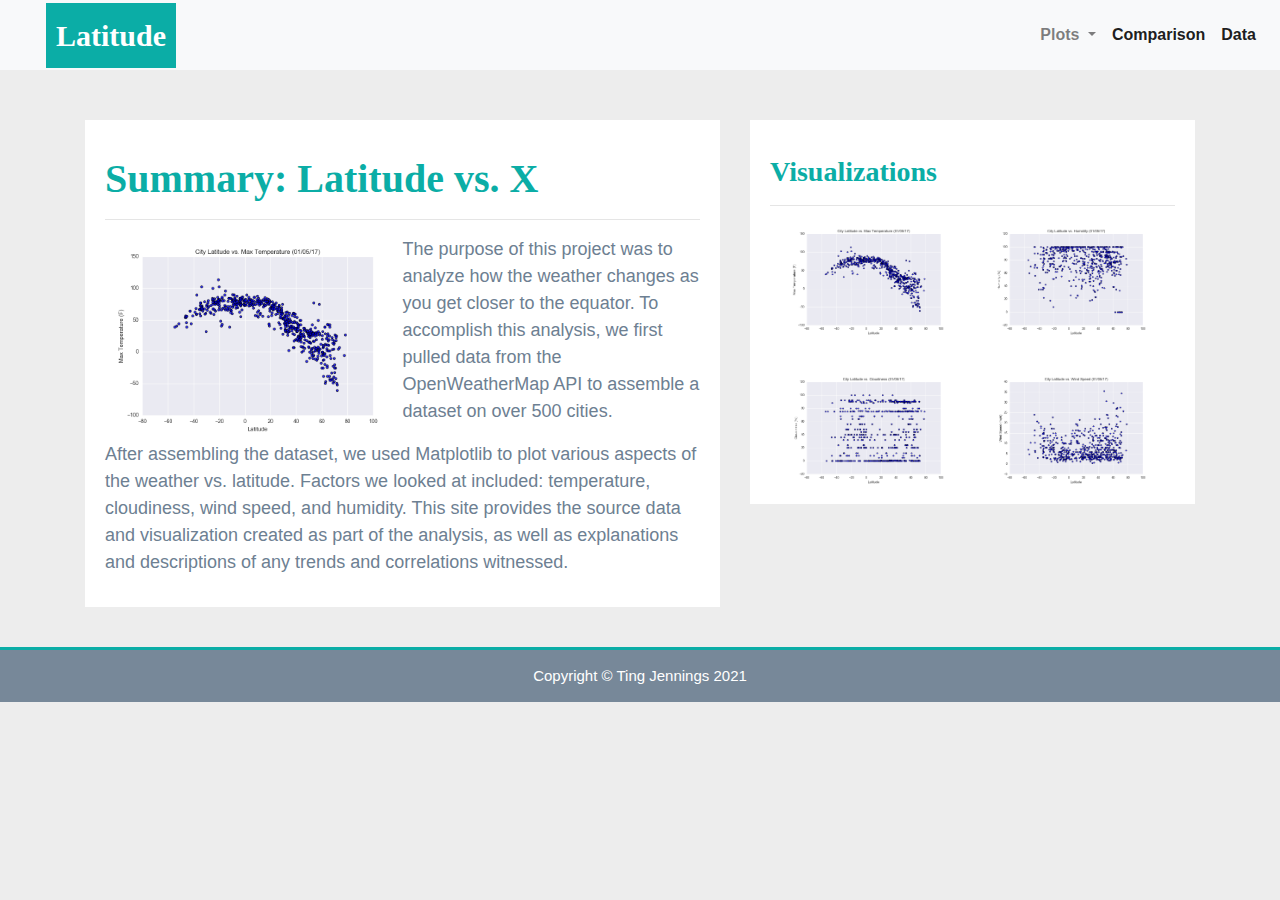
<file: index.html>
<!DOCTYPE html>
<html lang="en-us">

<head>
  <meta charset="UTF-8">
  <meta http-equiv="X-UA-Compatible" content="IE=edge">
  <title>Climate-Latitude Analysis Dashboard</title>
  <!-- To ensure proper rendering and touch zooming -->
  <meta name="viewport" content="width=device-width, initial-scale=1">
  <!-- Bring in Bootstrap CSS -->
  <link rel="stylesheet" href="https://stackpath.bootstrapcdn.com/bootstrap/4.5.2/css/bootstrap.min.css" integrity="sha384-JcKb8q3iqJ61gNV9KGb8thSsNjpSL0n8PARn9HuZOnIxN0hoP+VmmDGMN5t9UJ0Z" crossorigin="anonymous">
  <!-- Bring in my stylesheet -->
  <link rel="stylesheet" type="text/css" medida="screen" href="/assets/css/style.css">
</head>

<body>
  <div class="navigation">
	<nav class="navbar navbar-expand-lg navbar-light bg-light">
      
        <a class="navbar-brand" href="index.html" style="background-color: #0BADA6;">Latitude</a>
		<button class="navbar-toggler" type="button" data-toggle="collapse" data-target="#navbarNavDropdown" aria-expanded="false" aria-controls="navbarDropDown" aria-label="Toggle navigation">
			<span class="navbar-toggler-icon"></span>
		</button> 
				
				<div class="collapse navbar-collapse" id="navbarNavDropdown">
					<ul class="navbar-nav ml-auto">
						<li class="nav-item dropdown">
							<a class="nav-link dropdown-toggle" href="#" id="navbarDropdownMenuLink" data-toggle="dropdown" aria-haspopup="true" aria-expanded="false">
								Plots
							</a>
							<div class="dropdown-menu" aria-labelledby="navbarDropdownMenuLink">
								<a class="dropdown-item" href="visualizations/Max Temperature.html">Max Temperature</a>
								<a class="dropdown-item" href="visualizations/Humidity.html">Humidity</a>
								<a class="dropdown-item" href="visualizations/Cloudiness.html">Cloudiness</a>
								<a class="dropdown-item" href="visualizations/Wind Speed.html">Wind Speed</a>
						   </div> 
						</li>

					    <li class="nav-item active">
							<a class="nav-link" href="comparison.html">Comparison</a>
					    </li>
					    <li class="nav-item active">
							<a class="nav-link" href="data.html">Data</a>
				   	    </li>
					</ul>
        		</div>
	
	</nav>
  </div>	
			
		<div class="container">	
			<div class="row">
				<div class="col-lg-7 col-md-12">
					<div class="box">
						<h1 class="title">Summary: Latitude vs. X</h1>
						<hr class="light">
						<img alt="Max Temperature Graph" src="./assets/images/Fig1.png" class="visualization rounded float-left">
						<p>The purpose of this project was to analyze how the weather changes as you get closer to the equator. To accomplish this analysis, we first pulled data from the OpenWeatherMap API to assemble a dataset on over 500 cities.</p>
    					<p>After assembling the dataset, we used Matplotlib to plot various aspects of the weather vs. latitude. Factors we looked at included: temperature, cloudiness, wind speed, and humidity. This site provides the source data and visualization created as part of the analysis, as well as explanations and descriptions of any trends and correlations witnessed.</p>
					</div>
					
				</div>
				<div class="col-lg-5 col-md-12">
					<div class="box">
						<h3 class="title">Visualizations</h3>
						<hr class="light">
						<div class="container">
							<div class="row" style="padding-bottom: 30px;">
								<div class="col-6">
									<a href="Max temperature.html"><img alt="Max Temperature Graph" src="./assets/images/Fig1.png" class="image-fluid"></a>
								</div>
								<div class="col-6">
									<a href="Humidity.html"><img alt="Humidity Graph" src="./assets/images/Fig2.png" class="image-fluid"></a>
								</div>
							</div>
							<div class="row">
								<div class="col-6">
									<a href="cloudiness.html"><img alt="Cloudiness Graph" src="./assets/images/Fig3.png" class="image-fluid"></a>
								</div>
								<div class="col-6">
									<a href="Wind speed.html"><img alt="Wind Speed Graph" src="./assets/images/Fig4.png" class="image-fluid"></a>
								</div>
							</div>
						</div>

					</div>
					
				</div>
			</div>
		</div>
	</div>
</div>

<footer>
  <div class="footer">Copyright &copy; Ting Jennings 2021</div>
</footer>

<script src="https://code.jquery.com/jquery-3.3.1.slim.min.js" integrity="sha384-q8i/X+965DzO0rT7abK41JStQIAqVgRVzpbzo5smXKp4YfRvH+8abtTE1Pi6jizo" crossorigin="anonymous"></script>
<script src="https://cdnjs.cloudflare.com/ajax/libs/popper.js/1.14.7/umd/popper.min.js" integrity="sha384-UO2eT0CpHqdSJQ6hJty5KVphtPhzWj9WO1clHTMGa3JDZwrnQq4sF86dIHNDz0W1" crossorigin="anonymous"></script>
<script src="https://stackpath.bootstrapcdn.com/bootstrap/4.3.1/js/bootstrap.min.js" integrity="sha384-JjSmVgyd0p3pXB1rRibZUAYoIIy6OrQ6VrjIEaFf/nJGzIxFDsf4x0xIM+B07jRM" crossorigin="anonymous"></script>


  
</body>

</html>
</file>
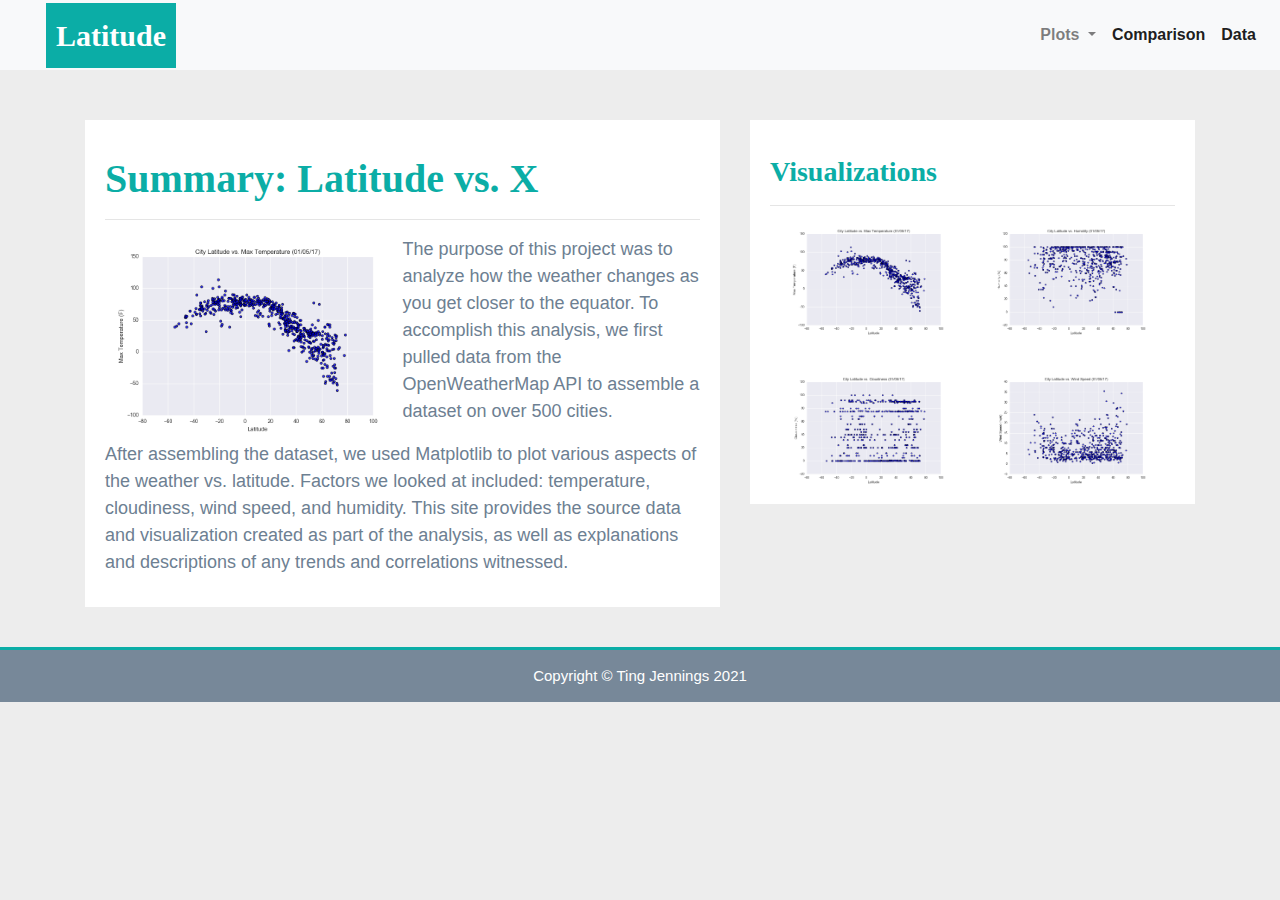
<file: visualizations/index.html>
<!DOCTYPE html>
<html lang="en-us">

<head>
  <meta charset="UTF-8">
  <meta http-equiv="X-UA-Compatible" content="IE=edge">
  <title>Climate-Latitude Analysis Dashboard</title>
  <!-- To ensure proper rendering and touch zooming -->
  <meta name="viewport" content="width=device-width, initial-scale=1">
  <!-- Bring in Bootstrap CSS -->
  <link rel="stylesheet" href="https://stackpath.bootstrapcdn.com/bootstrap/4.5.2/css/bootstrap.min.css" integrity="sha384-JcKb8q3iqJ61gNV9KGb8thSsNjpSL0n8PARn9HuZOnIxN0hoP+VmmDGMN5t9UJ0Z" crossorigin="anonymous">
  <!-- Bring in my stylesheet -->
  <link rel="stylesheet" type="text/css" medida="screen" href="style.css">
</head>

<body>
  <div class="navigation">
	<nav class="navbar navbar-expand-lg navbar-light bg-light">
      
        <a class="navbar-brand" href="index.html" style="background-color: #0BADA6;">Latitude</a>
		<button class="navbar-toggler" type="button" data-toggle="collapse" data-target="#navbarNavDropdown" aria-expanded="false" aria-controls="navbarDropDown" aria-label="Toggle navigation">
			<span class="navbar-toggler-icon"></span>
		</button> 
				
				<div class="collapse navbar-collapse" id="navbarNavDropdown">
					<ul class="navbar-nav ml-auto">
						<li class="nav-item dropdown">
							<a class="nav-link dropdown-toggle" href="#" id="navbarDropdownMenuLink" data-toggle="dropdown" aria-haspopup="true" aria-expanded="false">
								Plots
							</a>
							<div class="dropdown-menu" aria-labelledby="navbarDropdownMenuLink">
								<a class="dropdown-item" href="Max temperature.html">Max Temperature</a>
								<a class="dropdown-item" href="humidity.html">Humidity</a>
								<a class="dropdown-item" href="cloudiness.html">Cloudiness</a>
								<a class="dropdown-item" href="Wind speed.html">Wind Speed</a>
						   </div> 
						</li>

					    <li class="nav-item active">
							<a class="nav-link" href="comparison.html">Comparison</a>
					    </li>
					    <li class="nav-item active">
							<a class="nav-link" href="data.html">Data</a>
				   	    </li>
					</ul>
        		</div>
	
	</nav>
  </div>	
			
		<div class="container">	
			<div class="row">
				<div class="col-lg-7 col-md-12">
					<div class="box">
						<h1 class="title">Summary: Latitude vs. X</h1>
						<hr class="light">
						<img alt="Max Temperature Graph" src="../assets/images/Fig1.png" class="visualization rounded float-left">
						<p>The purpose of this project was to analyze how the weather changes as you get closer to the equator. To accomplish this analysis, we first pulled data from the OpenWeatherMap API to assemble a dataset on over 500 cities.</p>
    					<p>After assembling the dataset, we used Matplotlib to plot various aspects of the weather vs. latitude. Factors we looked at included: temperature, cloudiness, wind speed, and humidity. This site provides the source data and visualization created as part of the analysis, as well as explanations and descriptions of any trends and correlations witnessed.</p>
					</div>
					
				</div>
				<div class="col-lg-5 col-md-12">
					<div class="box">
						<h3 class="title">Visualizations</h3>
						<hr class="light">
						<div class="container">
							<div class="row" style="padding-bottom: 30px;">
								<div class="col-6">
									<a href="Max temperature.html"><img alt="Max Temperature Graph" src="../assets/images/Fig1.png" class="image-fluid"></a>
								</div>
								<div class="col-6">
									<a href="Humidity.html"><img alt="Humidity Graph" src="../assets/images/Fig2.png" class="image-fluid"></a>
								</div>
							</div>
							<div class="row">
								<div class="col-6">
									<a href="cloudiness.html"><img alt="Cloudiness Graph" src="../assets/images/Fig3.png" class="image-fluid"></a>
								</div>
								<div class="col-6">
									<a href="Wind speed.html"><img alt="Wind Speed Graph" src="../assets/images/Fig4.png" class="image-fluid"></a>
								</div>
							</div>
						</div>

					</div>
					
				</div>
			</div>
		</div>
	</div>
</div>

<footer>
  <div class="footer">Copyright &copy; Ting Jennings 2021</div>
</footer>

<script src="https://code.jquery.com/jquery-3.3.1.slim.min.js" integrity="sha384-q8i/X+965DzO0rT7abK41JStQIAqVgRVzpbzo5smXKp4YfRvH+8abtTE1Pi6jizo" crossorigin="anonymous"></script>
<script src="https://cdnjs.cloudflare.com/ajax/libs/popper.js/1.14.7/umd/popper.min.js" integrity="sha384-UO2eT0CpHqdSJQ6hJty5KVphtPhzWj9WO1clHTMGa3JDZwrnQq4sF86dIHNDz0W1" crossorigin="anonymous"></script>
<script src="https://stackpath.bootstrapcdn.com/bootstrap/4.3.1/js/bootstrap.min.js" integrity="sha384-JjSmVgyd0p3pXB1rRibZUAYoIIy6OrQ6VrjIEaFf/nJGzIxFDsf4x0xIM+B07jRM" crossorigin="anonymous"></script>


  
</body>

</html>
</file>
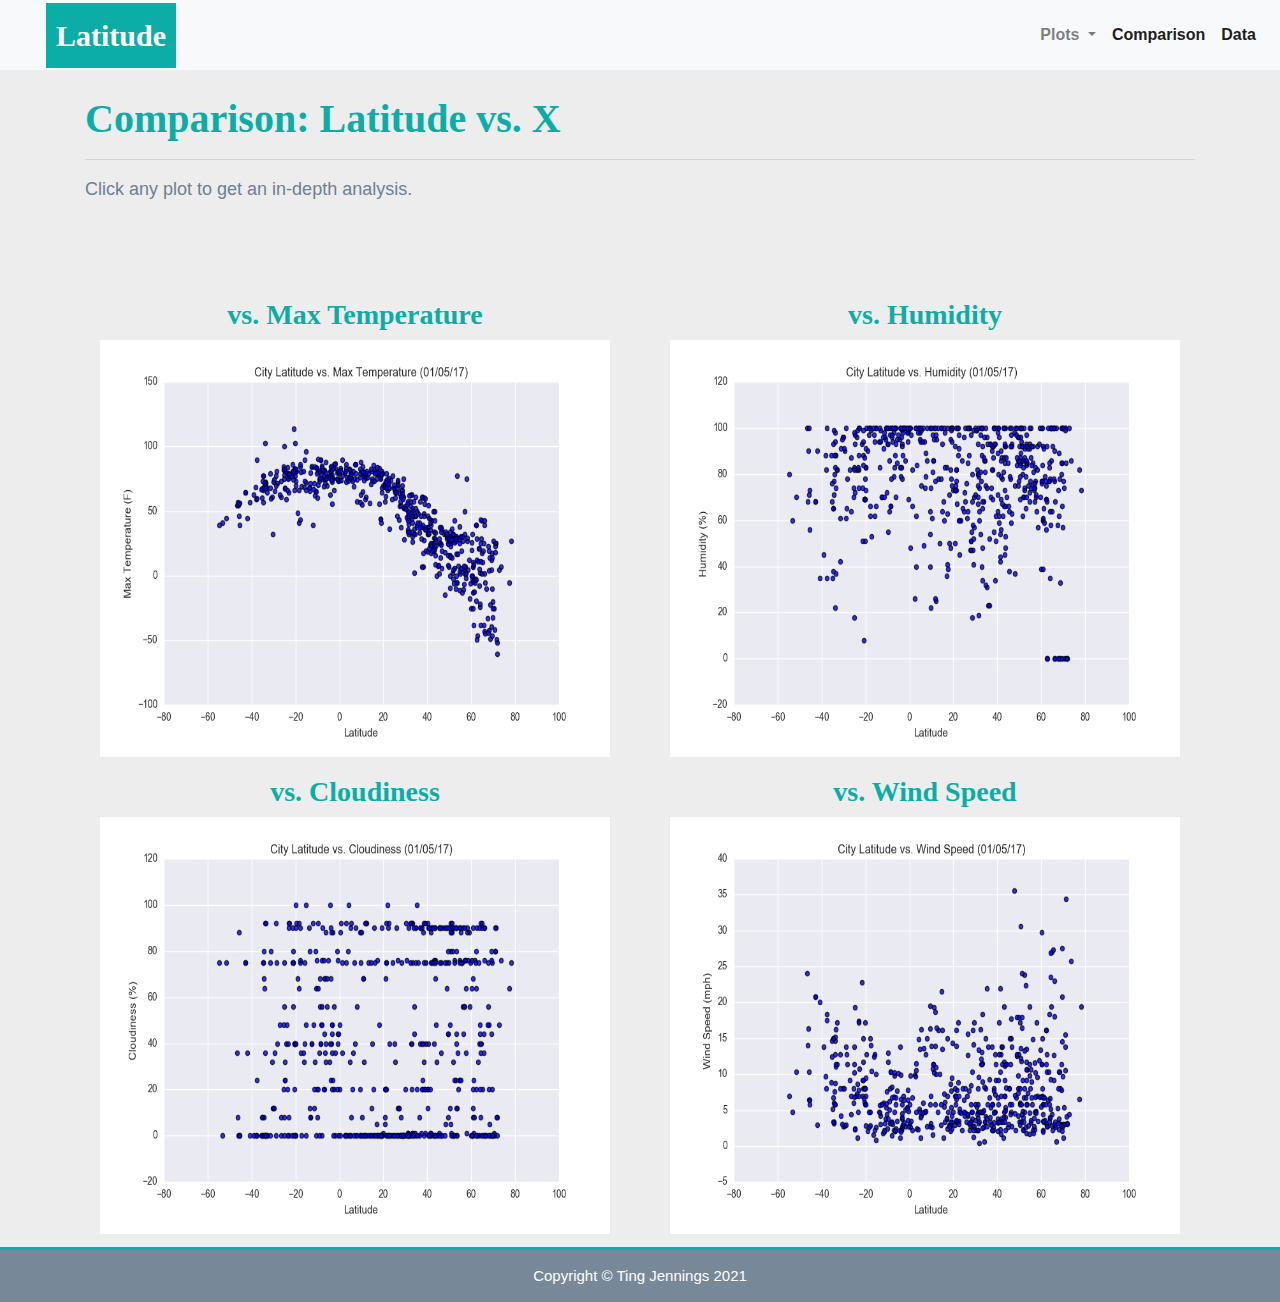
<file: comparison.html>
<!DOCTYPE html>
<html lang="en-us">

<head>
  <meta charset="UTF-8">
  <meta http-equiv="X-UA-Compatible" content="IE=edge">
  <title>Comparison Visualization Dashboard</title>
  <!-- To ensure proper rendering and touch zooming -->
  <meta name="viewport" content="width=device-width, initial-scale=1">
  <!-- Bring in Bootstrap CSS -->
  <link rel="stylesheet" href="https://stackpath.bootstrapcdn.com/bootstrap/4.5.2/css/bootstrap.min.css" integrity="sha384-JcKb8q3iqJ61gNV9KGb8thSsNjpSL0n8PARn9HuZOnIxN0hoP+VmmDGMN5t9UJ0Z" crossorigin="anonymous">
  <!-- Bring in my stylesheet -->
  <link rel="stylesheet" type="text/css" medida="screen" href="/assets/css/style.css">
</head>

<body>
  <div class="navigation">
		<nav class="navbar navbar-expand-lg navbar-light bg-light">
        <a class="navbar-brand" href="index.html" style="background-color: #0BADA6;">Latitude</a>
				<button class="navbar-toggler" type="button" data-toggle="collapse" data-target="#navbarNavDropdown" aria-expanded="false" aria-controls="navbarDropDown" aria-label="Toggle navigation">
					<span class="navbar-toggler-icon"></span>
				</button> 
				
				<div class="collapse navbar-collapse" id="navbarNavDropdown">
					<ul class="navbar-nav ml-auto">
						<li class="nav-item dropdown">
							 <a class="nav-link dropdown-toggle" href="#" id="navbarDropdownMenuLink" data-toggle="dropdown" aria-haspopup="true" aria-expanded="false">
								Plots
							</a>
							<div class="dropdown-menu" aria-labelledby="navbarDropdownMenuLink">
								<a class="dropdown-item" href="/visualizations/Max Temperature.html">Max Temperature</a>
								<a class="dropdown-item" href="/visualizations/Humidity.html">Humidity</a>
								<a class="dropdown-item" href="/visualizations/Cloudiness.html">Cloudiness</a>
								<a class="dropdown-item" href="/visualizations/Wind Speed.html">Wind Speed</a>
						   </div> 
						</li>

					    <li class="nav-item active">
							<a class="nav-link" href="comparison.html">Comparison</a>
					    </li>
					    <li class="nav-item active">
							<a class="nav-link" href="data.html">Data</a>
				   	    </li>
					</ul>
        </div>
      
		</nav>
    </div>	
			
    <div class="container" style="padding-bottom: 50px;">
      <h1 class="title">Comparison: Latitude vs. X</h1>
      <hr class="light">
      <p>Click any plot to get an in-depth analysis.</p>
      <br>
      <div class="row">
          <div class="col-lg-6" style="padding: 30px;">
            <h3 class="title" style="text-align: center">vs. Max Temperature</h3>
            <a href="Max temperature.html">
                <img alt="Max Temperature Graph" src="./assets/images/Fig1.png" class="comparison-image img-responsive">
            </a>
          </div>
          <div class="col-lg-6" style="padding: 30px;">
            <h3 class="title" style="text-align: center">vs. Humidity</h3>
            <a href="humidity.html">
                <img alt="Humidity Graph" src="./assets/images/Fig2.png" class="comparison-image img-responsive">
            </a>
          </div>
        </div>
    
        <div class="row">
          <div class="col-lg-6" style="padding: 30px;">
            <h3 class="title" style="text-align: center">vs. Cloudiness</h3>
            <a href="cloudiness.html">
                <img alt="Cloudiness Graph" src="./assets/images/Fig3.png" class="comparison-image img-responsive">
            </a>
    
          </div>
          <div class="col-lg-6" style="padding: 30px;">
            <h3 class="title" style="text-align: center">vs. Wind Speed</h3>
            <a href="Wind speed.html">
                <img alt="Wind Speed Graph" src="./assets/images/Fig4.png" class="comparison-image img-responsive">
            </a>
          </div>
        </div>
      </div>
	</div>
</div>

<footer>
  <div class="footer">Copyright &copy; Ting Jennings 2021</div>
</footer>

<script src="https://code.jquery.com/jquery-3.3.1.slim.min.js" integrity="sha384-q8i/X+965DzO0rT7abK41JStQIAqVgRVzpbzo5smXKp4YfRvH+8abtTE1Pi6jizo" crossorigin="anonymous"></script>
<script src="https://cdnjs.cloudflare.com/ajax/libs/popper.js/1.14.7/umd/popper.min.js" integrity="sha384-UO2eT0CpHqdSJQ6hJty5KVphtPhzWj9WO1clHTMGa3JDZwrnQq4sF86dIHNDz0W1" crossorigin="anonymous"></script>
<script src="https://stackpath.bootstrapcdn.com/bootstrap/4.3.1/js/bootstrap.min.js" integrity="sha384-JjSmVgyd0p3pXB1rRibZUAYoIIy6OrQ6VrjIEaFf/nJGzIxFDsf4x0xIM+B07jRM" crossorigin="anonymous"></script>

  
</body>

</html>
</file>
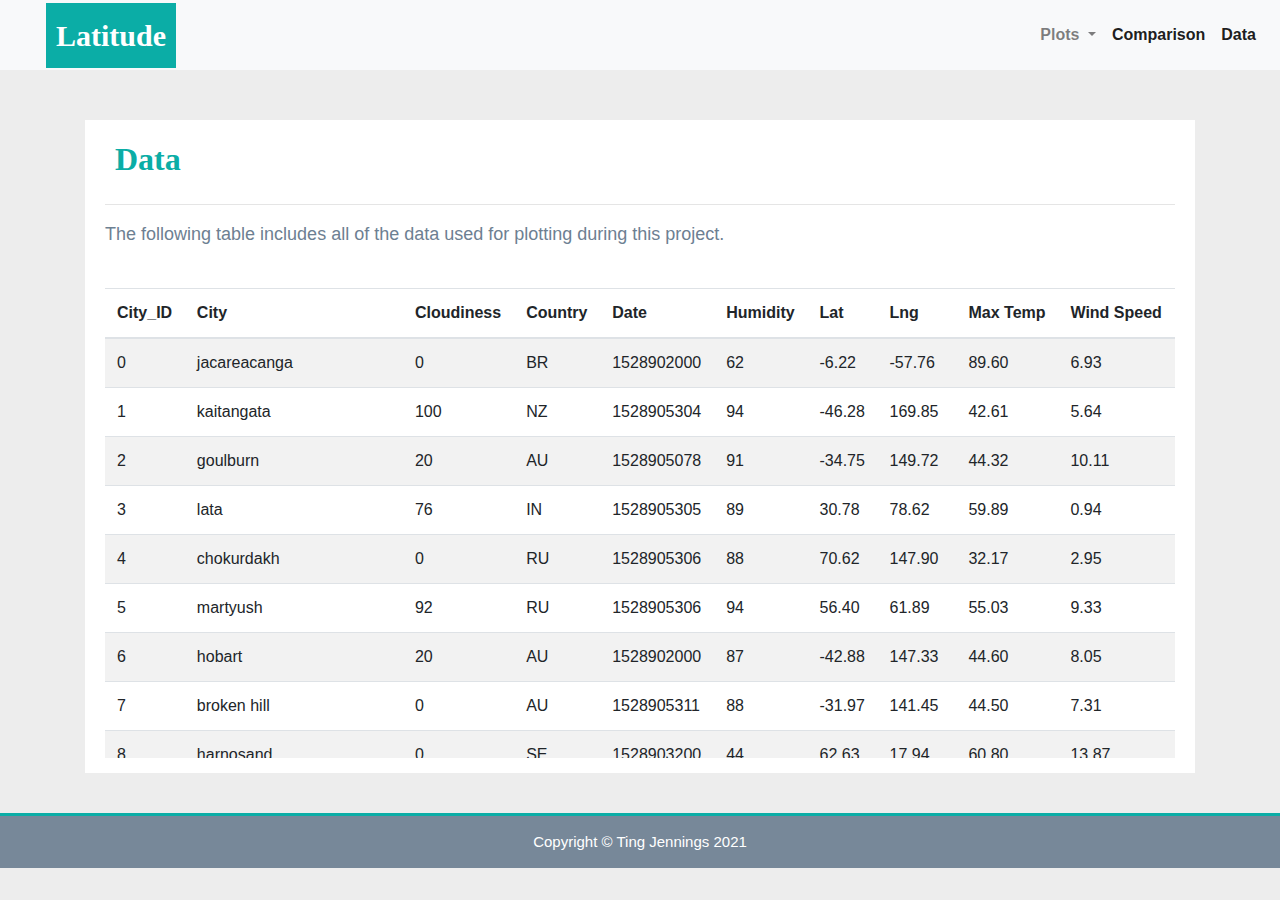
<file: data.html>
<!DOCTYPE html>
<html lang="en-us">

<head>
  <meta charset="UTF-8">
  <meta http-equiv="X-UA-Compatible" content="IE=edge">
  <title>Raw Data Dashboard</title>
  <!-- To ensure proper rendering and touch zooming -->
  <meta name="viewport" content="width=device-width, initial-scale=1">
  <!-- Bring in Bootstrap CSS -->
  <link rel="stylesheet" href="https://stackpath.bootstrapcdn.com/bootstrap/4.5.2/css/bootstrap.min.css" integrity="sha384-JcKb8q3iqJ61gNV9KGb8thSsNjpSL0n8PARn9HuZOnIxN0hoP+VmmDGMN5t9UJ0Z" crossorigin="anonymous">
  <!-- Bring in my stylesheet -->
  <link rel="stylesheet" type="text/css" medida="screen" href="/assets/css/style.css">
</head>

<body>
  <div class="navigation">
		<nav class="navbar navbar-expand-lg navbar-light bg-light">
     
        <a class="navbar-brand" href="index.html" style="background-color: #0BADA6;">Latitude</a>
				<button class="navbar-toggler" type="button" data-toggle="collapse" data-target="#navbarNavDropdown" aria-expanded="false" aria-controls="navbarDropDown" aria-label="Toggle navigation">
					<span class="navbar-toggler-icon"></span>
				</button> 
				
				<div class="collapse navbar-collapse" id="navbarNavDropdown">
					<ul class="navbar-nav ml-auto">
						<li class="nav-item dropdown">
							 <a class="nav-link dropdown-toggle" href="#" id="navbarDropdownMenuLink" data-toggle="dropdown" aria-haspopup="true" aria-expanded="false">
								Plots
							</a>
							<div class="dropdown-menu" aria-labelledby="navbarDropdownMenuLink">
								<a class="dropdown-item" href="/visualizations/Max Temperature.html">Max Temperature</a>
								<a class="dropdown-item" href="/visualizations/Humidity.html">Humidity</a>
								<a class="dropdown-item" href="/visualizations/Cloudiness.html">Cloudiness</a>
								<a class="dropdown-item" href="/visualizations/Wind Speed.html">Wind Speed</a>
						   </div> 
						</li>

					    <li class="nav-item active">
							<a class="nav-link" href="comparison.html">Comparison</a>
					    </li>
					    <li class="nav-item active">
							<a class="nav-link" href="data.html">Data</a>
				   	    </li>
					</ul>
        </div>
      
		</nav>
  </div>
<!-- Content Section-->
<div class="container">
  <div class="box">
    <h2 class="title" style="padding: 10px;">Data</h2>
    <hr class="light">
    <p>The following table includes all of the data used for plotting during this project.</p>
    <br>
    <div class="table-responsive" style="overflow-x:auto; overflow-y:auto; max-height:470px; max-width: auto;">
      <table class="table table-striped" style="border-top: none;">
        <thead>
          <tr>
            <th>City_ID</th>
            <th>City</th>
            <th>Cloudiness</th>
            <th>Country</th>
            <th>Date</th>
            <th>Humidity</th>
            <th>Lat</th>
            <th>Lng</th>
            <th>Max Temp</th>
            <th>Wind Speed</th>
          </tr>
        </thead>
        <tbody>
          <tr>
            <td>0</td>
            <td>jacareacanga</td>
            <td>0</td>
            <td>BR</td>
            <td>1528902000</td>
            <td>62</td>
            <td>-6.22</td>
            <td>-57.76</td>
            <td>89.60</td>
            <td>6.93</td>
          </tr>
          <tr>
            <td>1</td>
            <td>kaitangata</td>
            <td>100</td>
            <td>NZ</td>
            <td>1528905304</td>
            <td>94</td>
            <td>-46.28</td>
            <td>169.85</td>
            <td>42.61</td>
            <td>5.64</td>
          </tr>
          <tr>
            <td>2</td>
            <td>goulburn</td>
            <td>20</td>
            <td>AU</td>
            <td>1528905078</td>
            <td>91</td>
            <td>-34.75</td>
            <td>149.72</td>
            <td>44.32</td>
            <td>10.11</td>
          </tr>
          <tr>
            <td>3</td>
            <td>lata</td>
            <td>76</td>
            <td>IN</td>
            <td>1528905305</td>
            <td>89</td>
            <td>30.78</td>
            <td>78.62</td>
            <td>59.89</td>
            <td>0.94</td>
          </tr>
          <tr>
            <td>4</td>
            <td>chokurdakh</td>
            <td>0</td>
            <td>RU</td>
            <td>1528905306</td>
            <td>88</td>
            <td>70.62</td>
            <td>147.90</td>
            <td>32.17</td>
            <td>2.95</td>
          </tr>
          <tr>
            <td>5</td>
            <td>martyush</td>
            <td>92</td>
            <td>RU</td>
            <td>1528905306</td>
            <td>94</td>
            <td>56.40</td>
            <td>61.89</td>
            <td>55.03</td>
            <td>9.33</td>
          </tr>
          <tr>
            <td>6</td>
            <td>hobart</td>
            <td>20</td>
            <td>AU</td>
            <td>1528902000</td>
            <td>87</td>
            <td>-42.88</td>
            <td>147.33</td>
            <td>44.60</td>
            <td>8.05</td>
          </tr>
          <tr>
            <td>7</td>
            <td>broken hill</td>
            <td>0</td>
            <td>AU</td>
            <td>1528905311</td>
            <td>88</td>
            <td>-31.97</td>
            <td>141.45</td>
            <td>44.50</td>
            <td>7.31</td>
          </tr>
          <tr>
            <td>8</td>
            <td>harnosand</td>
            <td>0</td>
            <td>SE</td>
            <td>1528903200</td>
            <td>44</td>
            <td>62.63</td>
            <td>17.94</td>
            <td>60.80</td>
            <td>13.87</td>
          </tr>
          <tr>
            <td>9</td>
            <td>tuatapere</td>
            <td>0</td>
            <td>NZ</td>
            <td>1528905312</td>
            <td>100</td>
            <td>-46.13</td>
            <td>167.69</td>
            <td>38.92</td>
            <td>3.40</td>
          </tr>
          <tr>
            <td>10</td>
            <td>puerto ayora</td>
            <td>90</td>
            <td>EC</td>
            <td>1528902000</td>
            <td>69</td>
            <td>-0.74</td>
            <td>-90.35</td>
            <td>77.00</td>
            <td>13.87</td>
          </tr>
          <tr>
            <td>11</td>
            <td>havre-saint-pierre</td>
            <td>75</td>
            <td>CA</td>
            <td>1528902000</td>
            <td>58</td>
            <td>50.23</td>
            <td>-63.60</td>
            <td>53.60</td>
            <td>19.46</td>
          </tr>
          <tr>
            <td>12</td>
            <td>punta arenas</td>
            <td>0</td>
            <td>CL</td>
            <td>1528902000</td>
            <td>100</td>
            <td>-53.16</td>
            <td>-70.91</td>
            <td>35.60</td>
            <td>9.17</td>
          </tr>
          <tr>
            <td>13</td>
            <td>tasiilaq</td>
            <td>75</td>
            <td>GL</td>
            <td>1528901400</td>
            <td>60</td>
            <td>65.61</td>
            <td>-37.64</td>
            <td>39.20</td>
            <td>2.24</td>
          </tr>
          <tr>
            <td>14</td>
            <td>chapais</td>
            <td>40</td>
            <td>CA</td>
            <td>1528902000</td>
            <td>38</td>
            <td>49.78</td>
            <td>-74.86</td>
            <td>59.00</td>
            <td>10.29</td>
          </tr>
          <tr>
            <td>15</td>
            <td>avarua</td>
            <td>40</td>
            <td>CK</td>
            <td>1528902000</td>
            <td>56</td>
            <td>-21.21</td>
            <td>-159.78</td>
            <td>73.40</td>
            <td>10.29</td>
          </tr>
          <tr>
            <td>16</td>
            <td>hofn</td>
            <td>75</td>
            <td>IS</td>
            <td>1528902000</td>
            <td>87</td>
            <td>64.25</td>
            <td>-15.21</td>
            <td>51.80</td>
            <td>8.05</td>
          </tr>
          <tr>
            <td>17</td>
            <td>yukamenskoye</td>
            <td>92</td>
            <td>RU</td>
            <td>1528905315</td>
            <td>98</td>
            <td>57.89</td>
            <td>52.24</td>
            <td>56.65</td>
            <td>10.22</td>
          </tr>
          <tr>
            <td>18</td>
            <td>khandbari</td>
            <td>80</td>
            <td>NP</td>
            <td>1528905315</td>
            <td>67</td>
            <td>27.38</td>
            <td>87.21</td>
            <td>44.59</td>
            <td>1.39</td>
          </tr>
          <tr>
            <td>19</td>
            <td>bethel</td>
            <td>1</td>
            <td>US</td>
            <td>1528901580</td>
            <td>93</td>
            <td>60.79</td>
            <td>-161.76</td>
            <td>44.60</td>
            <td>8.05</td>
          </tr>
          <tr>
            <td>20</td>
            <td>ushuaia</td>
            <td>75</td>
            <td>AR</td>
            <td>1528902000</td>
            <td>64</td>
            <td>-54.81</td>
            <td>-68.31</td>
            <td>41.00</td>
            <td>3.36</td>
          </tr>
          <tr>
            <td>21</td>
            <td>east london</td>
            <td>0</td>
            <td>ZA</td>
            <td>1528902000</td>
            <td>37</td>
            <td>-33.02</td>
            <td>27.91</td>
            <td>69.80</td>
            <td>5.82</td>
          </tr>
          <tr>
            <td>22</td>
            <td>bluff</td>
            <td>76</td>
            <td>AU</td>
            <td>1528905321</td>
            <td>76</td>
            <td>-23.58</td>
            <td>149.07</td>
            <td>61.96</td>
            <td>4.74</td>
          </tr>
          <tr>
            <td>23</td>
            <td>mount isa</td>
            <td>75</td>
            <td>AU</td>
            <td>1528902000</td>
            <td>100</td>
            <td>-20.73</td>
            <td>139.49</td>
            <td>64.40</td>
            <td>3.29</td>
          </tr>
          <tr>
            <td>24</td>
            <td>pevek</td>
            <td>0</td>
            <td>RU</td>
            <td>1528905321</td>
            <td>71</td>
            <td>69.70</td>
            <td>170.27</td>
            <td>36.94</td>
            <td>6.98</td>
          </tr>
          <tr>
            <td>25</td>
            <td>gao</td>
            <td>24</td>
            <td>ML</td>
            <td>1528905321</td>
            <td>16</td>
            <td>16.28</td>
            <td>-0.04</td>
            <td>110.02</td>
            <td>4.97</td>
          </tr>
          <tr>
            <td>26</td>
            <td>cabo san lucas</td>
            <td>75</td>
            <td>MX</td>
            <td>1528901160</td>
            <td>74</td>
            <td>22.89</td>
            <td>-109.91</td>
            <td>84.20</td>
            <td>10.29</td>
          </tr>
          <tr>
            <td>27</td>
            <td>sao filipe</td>
            <td>0</td>
            <td>CV</td>
            <td>1528905323</td>
            <td>88</td>
            <td>14.90</td>
            <td>-24.50</td>
            <td>75.73</td>
            <td>13.02</td>
          </tr>
          <tr>
            <td>28</td>
            <td>tiksi</td>
            <td>44</td>
            <td>RU</td>
            <td>1528905298</td>
            <td>58</td>
            <td>71.64</td>
            <td>128.87</td>
            <td>57.73</td>
            <td>10.11</td>
          </tr>
          <tr>
            <td>29</td>
            <td>busselton</td>
            <td>92</td>
            <td>AU</td>
            <td>1528905323</td>
            <td>100</td>
            <td>-33.64</td>
            <td>115.35</td>
            <td>60.43</td>
            <td>10.56</td>
          </tr>
          <tr>
            <td>30</td>
            <td>alofi</td>
            <td>76</td>
            <td>NU</td>
            <td>1528902000</td>
            <td>88</td>
            <td>-19.06</td>
            <td>-169.92</td>
            <td>71.60</td>
            <td>3.36</td>
          </tr>
          <tr>
            <td>31</td>
            <td>ola</td>
            <td>75</td>
            <td>RU</td>
            <td>1528902000</td>
            <td>100</td>
            <td>59.58</td>
            <td>151.30</td>
            <td>42.80</td>
            <td>7.76</td>
          </tr>
          <tr>
            <td>32</td>
            <td>atar</td>
            <td>20</td>
            <td>MR</td>
            <td>1528902000</td>
            <td>19</td>
            <td>20.52</td>
            <td>-13.05</td>
            <td>91.40</td>
            <td>9.17</td>
          </tr>
          <tr>
            <td>33</td>
            <td>rikitea</td>
            <td>0</td>
            <td>PF</td>
            <td>1528905325</td>
            <td>100</td>
            <td>-23.12</td>
            <td>-134.97</td>
            <td>73.57</td>
            <td>8.66</td>
          </tr>
          <tr>
            <td>34</td>
            <td>hermanus</td>
            <td>0</td>
            <td>ZA</td>
            <td>1528905325</td>
            <td>24</td>
            <td>-34.42</td>
            <td>19.24</td>
            <td>77.17</td>
            <td>8.66</td>
          </tr>
          <tr>
            <td>35</td>
            <td>ponta delgada</td>
            <td>75</td>
            <td>PT</td>
            <td>1528903800</td>
            <td>88</td>
            <td>37.73</td>
            <td>-25.67</td>
            <td>71.60</td>
            <td>12.75</td>
          </tr>
          <tr>
            <td>36</td>
            <td>bambari</td>
            <td>24</td>
            <td>CF</td>
            <td>1528905326</td>
            <td>84</td>
            <td>5.77</td>
            <td>20.68</td>
            <td>81.85</td>
            <td>7.65</td>
          </tr>
          <tr>
            <td>37</td>
            <td>cap malheureux</td>
            <td>75</td>
            <td>MU</td>
            <td>1528902000</td>
            <td>69</td>
            <td>-19.98</td>
            <td>57.61</td>
            <td>75.20</td>
            <td>14.99</td>
          </tr>
          <tr>
            <td>38</td>
            <td>puerto escondido</td>
            <td>75</td>
            <td>MX</td>
            <td>1528901100</td>
            <td>65</td>
            <td>15.86</td>
            <td>-97.07</td>
            <td>80.60</td>
            <td>3.36</td>
          </tr>
          <tr>
            <td>39</td>
            <td>qaanaaq</td>
            <td>32</td>
            <td>GL</td>
            <td>1528905330</td>
            <td>100</td>
            <td>77.48</td>
            <td>-69.36</td>
            <td>31.45</td>
            <td>6.31</td>
          </tr>
          <tr>
            <td>40</td>
            <td>new norfolk</td>
            <td>20</td>
            <td>AU</td>
            <td>1528902000</td>
            <td>87</td>
            <td>-42.78</td>
            <td>147.06</td>
            <td>44.60</td>
            <td>8.05</td>
          </tr>
          <tr>
            <td>41</td>
            <td>najran</td>
            <td>40</td>
            <td>SA</td>
            <td>1528902000</td>
            <td>13</td>
            <td>17.54</td>
            <td>44.22</td>
            <td>98.60</td>
            <td>11.41</td>
          </tr>
          <tr>
            <td>42</td>
            <td>isla mujeres</td>
            <td>90</td>
            <td>MX</td>
            <td>1528904340</td>
            <td>100</td>
            <td>21.23</td>
            <td>-86.73</td>
            <td>75.20</td>
            <td>16.11</td>
          </tr>
          <tr>
            <td>43</td>
            <td>mar del plata</td>
            <td>0</td>
            <td>AR</td>
            <td>1528905297</td>
            <td>100</td>
            <td>-46.43</td>
            <td>-67.52</td>
            <td>32.53</td>
            <td>7.31</td>
          </tr>
          <tr>
            <td>44</td>
            <td>provideniya</td>
            <td>0</td>
            <td>RU</td>
            <td>1528905332</td>
            <td>91</td>
            <td>64.42</td>
            <td>-173.23</td>
            <td>40.63</td>
            <td>10.78</td>
          </tr>
          <tr>
            <td>45</td>
            <td>jamestown</td>
            <td>12</td>
            <td>AU</td>
            <td>1528905333</td>
            <td>88</td>
            <td>-33.21</td>
            <td>138.60</td>
            <td>43.15</td>
            <td>10.89</td>
          </tr>
          <tr>
            <td>46</td>
            <td>medicine hat</td>
            <td>20</td>
            <td>CA</td>
            <td>1528902000</td>
            <td>34</td>
            <td>50.04</td>
            <td>-110.68</td>
            <td>66.20</td>
            <td>14.99</td>
          </tr>
          <tr>
            <td>47</td>
            <td>katsuura</td>
            <td>8</td>
            <td>JP</td>
            <td>1528905334</td>
            <td>88</td>
            <td>33.93</td>
            <td>134.50</td>
            <td>62.05</td>
            <td>7.54</td>
          </tr>
          <tr>
            <td>48</td>
            <td>aklavik</td>
            <td>20</td>
            <td>CA</td>
            <td>1528902000</td>
            <td>53</td>
            <td>68.22</td>
            <td>-135.01</td>
            <td>51.80</td>
            <td>11.41</td>
          </tr>
          <tr>
            <td>49</td>
            <td>tuktoyaktuk</td>
            <td>20</td>
            <td>CA</td>
            <td>1528902000</td>
            <td>61</td>
            <td>69.44</td>
            <td>-133.03</td>
            <td>46.40</td>
            <td>6.93</td>
          </tr>
          <tr>
            <td>50</td>
            <td>kapaa</td>
            <td>90</td>
            <td>US</td>
            <td>1528901760</td>
            <td>88</td>
            <td>22.08</td>
            <td>-159.32</td>
            <td>75.20</td>
            <td>14.99</td>
          </tr>
          <tr>
            <td>51</td>
            <td>mildura</td>
            <td>0</td>
            <td>AU</td>
            <td>1528905300</td>
            <td>92</td>
            <td>-34.18</td>
            <td>142.16</td>
            <td>45.67</td>
            <td>9.66</td>
          </tr>
          <tr>
            <td>52</td>
            <td>souillac</td>
            <td>75</td>
            <td>FR</td>
            <td>1528903800</td>
            <td>49</td>
            <td>45.60</td>
            <td>-0.60</td>
            <td>73.40</td>
            <td>10.29</td>
          </tr>
          <tr>
            <td>53</td>
            <td>lorengau</td>
            <td>100</td>
            <td>PG</td>
            <td>1528905336</td>
            <td>100</td>
            <td>-2.02</td>
            <td>147.27</td>
            <td>80.59</td>
            <td>3.85</td>
          </tr>
          <tr>
            <td>54</td>
            <td>praia</td>
            <td>20</td>
            <td>BR</td>
            <td>1528902000</td>
            <td>47</td>
            <td>-20.25</td>
            <td>-43.81</td>
            <td>82.40</td>
            <td>3.36</td>
          </tr>
          <tr>
            <td>55</td>
            <td>port alfred</td>
            <td>0</td>
            <td>ZA</td>
            <td>1528905338</td>
            <td>50</td>
            <td>-33.59</td>
            <td>26.89</td>
            <td>76.54</td>
            <td>7.20</td>
          </tr>
          <tr>
            <td>56</td>
            <td>barranca</td>
            <td>0</td>
            <td>PE</td>
            <td>1528905339</td>
            <td>98</td>
            <td>-10.75</td>
            <td>-77.76</td>
            <td>61.87</td>
            <td>9.89</td>
          </tr>
          <tr>
            <td>57</td>
            <td>nome</td>
            <td>40</td>
            <td>US</td>
            <td>1528902900</td>
            <td>70</td>
            <td>30.04</td>
            <td>-94.42</td>
            <td>87.80</td>
            <td>3.36</td>
          </tr>
          <tr>
            <td>58</td>
            <td>matay</td>
            <td>0</td>
            <td>EG</td>
            <td>1528905339</td>
            <td>23</td>
            <td>28.42</td>
            <td>30.79</td>
            <td>97.69</td>
            <td>6.98</td>
          </tr>
          <tr>
            <td>59</td>
            <td>saskylakh</td>
            <td>48</td>
            <td>RU</td>
            <td>1528905339</td>
            <td>55</td>
            <td>71.97</td>
            <td>114.09</td>
            <td>59.53</td>
            <td>5.86</td>
          </tr>
          <tr>
            <td>60</td>
            <td>itarema</td>
            <td>0</td>
            <td>BR</td>
            <td>1528905340</td>
            <td>61</td>
            <td>-2.92</td>
            <td>-39.92</td>
            <td>88.33</td>
            <td>12.57</td>
          </tr>
          <tr>
            <td>61</td>
            <td>butaritari</td>
            <td>56</td>
            <td>KI</td>
            <td>1528905340</td>
            <td>100</td>
            <td>3.07</td>
            <td>172.79</td>
            <td>81.13</td>
            <td>7.31</td>
          </tr>
          <tr>
            <td>62</td>
            <td>peniche</td>
            <td>20</td>
            <td>PT</td>
            <td>1528903800</td>
            <td>64</td>
            <td>39.36</td>
            <td>-9.38</td>
            <td>75.20</td>
            <td>12.75</td>
          </tr>
          <tr>
            <td>63</td>
            <td>beloha</td>
            <td>0</td>
            <td>MG</td>
            <td>1528905340</td>
            <td>57</td>
            <td>-25.17</td>
            <td>45.06</td>
            <td>71.95</td>
            <td>16.37</td>
          </tr>
          <tr>
            <td>64</td>
            <td>anadyr</td>
            <td>0</td>
            <td>RU</td>
            <td>1528902000</td>
            <td>57</td>
            <td>64.73</td>
            <td>177.51</td>
            <td>48.20</td>
            <td>4.47</td>
          </tr>
          <tr>
            <td>65</td>
            <td>luderitz</td>
            <td>12</td>
            <td>NaN</td>
            <td>1528905342</td>
            <td>64</td>
            <td>-26.65</td>
            <td>15.16</td>
            <td>64.03</td>
            <td>17.38</td>
          </tr>
          <tr>
            <td>66</td>
            <td>rochester</td>
            <td>1</td>
            <td>US</td>
            <td>1528902960</td>
            <td>37</td>
            <td>44.02</td>
            <td>-92.46</td>
            <td>73.40</td>
            <td>6.93</td>
          </tr>
          <tr>
            <td>67</td>
            <td>bosaso</td>
            <td>0</td>
            <td>SO</td>
            <td>1528905347</td>
            <td>86</td>
            <td>11.28</td>
            <td>49.18</td>
            <td>89.77</td>
            <td>3.96</td>
          </tr>
          <tr>
            <td>68</td>
            <td>faanui</td>
            <td>0</td>
            <td>PF</td>
            <td>1528905347</td>
            <td>100</td>
            <td>-16.48</td>
            <td>-151.75</td>
            <td>79.96</td>
            <td>11.79</td>
          </tr>
          <tr>
            <td>69</td>
            <td>grindavik</td>
            <td>75</td>
            <td>IS</td>
            <td>1528902000</td>
            <td>70</td>
            <td>63.84</td>
            <td>-22.43</td>
            <td>48.20</td>
            <td>5.82</td>
          </tr>
          <tr>
            <td>70</td>
            <td>margate</td>
            <td>20</td>
            <td>AU</td>
            <td>1528902000</td>
            <td>87</td>
            <td>-43.03</td>
            <td>147.26</td>
            <td>44.60</td>
            <td>8.05</td>
          </tr>
          <tr>
            <td>71</td>
            <td>marsh harbour</td>
            <td>88</td>
            <td>BS</td>
            <td>1528905349</td>
            <td>95</td>
            <td>26.54</td>
            <td>-77.06</td>
            <td>82.39</td>
            <td>10.00</td>
          </tr>
          <tr>
            <td>72</td>
            <td>comodoro rivadavia</td>
            <td>40</td>
            <td>AR</td>
            <td>1528902000</td>
            <td>60</td>
            <td>-45.87</td>
            <td>-67.48</td>
            <td>42.80</td>
            <td>9.17</td>
          </tr>
          <tr>
            <td>73</td>
            <td>upernavik</td>
            <td>92</td>
            <td>GL</td>
            <td>1528905350</td>
            <td>100</td>
            <td>72.79</td>
            <td>-56.15</td>
            <td>29.29</td>
            <td>3.74</td>
          </tr>
          <tr>
            <td>74</td>
            <td>uige</td>
            <td>0</td>
            <td>AO</td>
            <td>1528905350</td>
            <td>29</td>
            <td>-7.61</td>
            <td>15.06</td>
            <td>86.80</td>
            <td>3.18</td>
          </tr>
          <tr>
            <td>75</td>
            <td>bredasdorp</td>
            <td>0</td>
            <td>ZA</td>
            <td>1528902000</td>
            <td>23</td>
            <td>-34.53</td>
            <td>20.04</td>
            <td>82.40</td>
            <td>5.82</td>
          </tr>
          <tr>
            <td>76</td>
            <td>bodden town</td>
            <td>40</td>
            <td>KY</td>
            <td>1528902000</td>
            <td>78</td>
            <td>19.28</td>
            <td>-81.25</td>
            <td>80.60</td>
            <td>16.11</td>
          </tr>
          <tr>
            <td>77</td>
            <td>guerrero negro</td>
            <td>44</td>
            <td>MX</td>
            <td>1528905350</td>
            <td>88</td>
            <td>27.97</td>
            <td>-114.04</td>
            <td>63.85</td>
            <td>3.74</td>
          </tr>
          <tr>
            <td>78</td>
            <td>bilma</td>
            <td>0</td>
            <td>NE</td>
            <td>1528905351</td>
            <td>12</td>
            <td>18.69</td>
            <td>12.92</td>
            <td>110.47</td>
            <td>4.63</td>
          </tr>
          <tr>
            <td>79</td>
            <td>carnarvon</td>
            <td>0</td>
            <td>ZA</td>
            <td>1528905351</td>
            <td>30</td>
            <td>-30.97</td>
            <td>22.13</td>
            <td>60.43</td>
            <td>14.25</td>
          </tr>
          <tr>
            <td>80</td>
            <td>ponta do sol</td>
            <td>12</td>
            <td>BR</td>
            <td>1528905352</td>
            <td>72</td>
            <td>-20.63</td>
            <td>-46.00</td>
            <td>78.25</td>
            <td>3.96</td>
          </tr>
          <tr>
            <td>81</td>
            <td>vila franca do campo</td>
            <td>75</td>
            <td>PT</td>
            <td>1528903800</td>
            <td>88</td>
            <td>37.72</td>
            <td>-25.43</td>
            <td>71.60</td>
            <td>12.75</td>
          </tr>
          <tr>
            <td>82</td>
            <td>puerto del rosario</td>
            <td>20</td>
            <td>ES</td>
            <td>1528903800</td>
            <td>60</td>
            <td>28.50</td>
            <td>-13.86</td>
            <td>73.40</td>
            <td>17.22</td>
          </tr>
          <tr>
            <td>83</td>
            <td>sitka</td>
            <td>20</td>
            <td>US</td>
            <td>1528905353</td>
            <td>92</td>
            <td>37.17</td>
            <td>-99.65</td>
            <td>74.02</td>
            <td>5.97</td>
          </tr>
          <tr>
            <td>84</td>
            <td>camacha</td>
            <td>75</td>
            <td>PT</td>
            <td>1528903800</td>
            <td>72</td>
            <td>33.08</td>
            <td>-16.33</td>
            <td>68.00</td>
            <td>16.11</td>
          </tr>
          <tr>
            <td>85</td>
            <td>saint-philippe</td>
            <td>1</td>
            <td>CA</td>
            <td>1528902900</td>
            <td>54</td>
            <td>45.36</td>
            <td>-73.48</td>
            <td>78.80</td>
            <td>11.41</td>
          </tr>
          <tr>
            <td>86</td>
            <td>port blair</td>
            <td>92</td>
            <td>IN</td>
            <td>1528905357</td>
            <td>97</td>
            <td>11.67</td>
            <td>92.75</td>
            <td>84.37</td>
            <td>25.10</td>
          </tr>
          <tr>
            <td>87</td>
            <td>albany</td>
            <td>90</td>
            <td>US</td>
            <td>1528903860</td>
            <td>68</td>
            <td>42.65</td>
            <td>-73.75</td>
            <td>69.80</td>
            <td>3.36</td>
          </tr>
          <tr>
            <td>88</td>
            <td>barrow</td>
            <td>88</td>
            <td>AR</td>
            <td>1528905182</td>
            <td>72</td>
            <td>-38.31</td>
            <td>-60.23</td>
            <td>50.26</td>
            <td>8.21</td>
          </tr>
          <tr>
            <td>89</td>
            <td>qorveh</td>
            <td>92</td>
            <td>IR</td>
            <td>1528905357</td>
            <td>22</td>
            <td>35.17</td>
            <td>47.80</td>
            <td>76.72</td>
            <td>3.18</td>
          </tr>
          <tr>
            <td>90</td>
            <td>san jeronimo</td>
            <td>90</td>
            <td>PE</td>
            <td>1528902000</td>
            <td>81</td>
            <td>-13.65</td>
            <td>-73.37</td>
            <td>46.40</td>
            <td>2.39</td>
          </tr>
          <tr>
            <td>91</td>
            <td>mataura</td>
            <td>24</td>
            <td>NZ</td>
            <td>1528905299</td>
            <td>79</td>
            <td>-46.19</td>
            <td>168.86</td>
            <td>25.69</td>
            <td>3.18</td>
          </tr>
          <tr>
            <td>92</td>
            <td>buala</td>
            <td>64</td>
            <td>SB</td>
            <td>1528905359</td>
            <td>100</td>
            <td>-8.15</td>
            <td>159.59</td>
            <td>78.70</td>
            <td>4.18</td>
          </tr>
          <tr>
            <td>93</td>
            <td>eyl</td>
            <td>20</td>
            <td>SO</td>
            <td>1528905359</td>
            <td>57</td>
            <td>7.98</td>
            <td>49.82</td>
            <td>86.62</td>
            <td>22.41</td>
          </tr>
          <tr>
            <td>94</td>
            <td>abu dhabi</td>
            <td>0</td>
            <td>AE</td>
            <td>1528902000</td>
            <td>29</td>
            <td>24.47</td>
            <td>54.37</td>
            <td>98.60</td>
            <td>16.11</td>
          </tr>
          <tr>
            <td>95</td>
            <td>tahe</td>
            <td>92</td>
            <td>CN</td>
            <td>1528905359</td>
            <td>98</td>
            <td>52.34</td>
            <td>124.71</td>
            <td>51.43</td>
            <td>2.17</td>
          </tr>
          <tr>
            <td>96</td>
            <td>chuy</td>
            <td>80</td>
            <td>UY</td>
            <td>1528905099</td>
            <td>93</td>
            <td>-33.69</td>
            <td>-53.46</td>
            <td>52.87</td>
            <td>28.90</td>
          </tr>
          <tr>
            <td>97</td>
            <td>dzerzhinskoye</td>
            <td>8</td>
            <td>RU</td>
            <td>1528905360</td>
            <td>69</td>
            <td>56.84</td>
            <td>95.22</td>
            <td>65.11</td>
            <td>3.85</td>
          </tr>
          <tr>
            <td>98</td>
            <td>vanavara</td>
            <td>0</td>
            <td>RU</td>
            <td>1528905360</td>
            <td>50</td>
            <td>60.35</td>
            <td>102.28</td>
            <td>64.21</td>
            <td>5.64</td>
          </tr>
          <tr>
            <td>99</td>
            <td>muros</td>
            <td>40</td>
            <td>ES</td>
            <td>1528903800</td>
            <td>72</td>
            <td>42.77</td>
            <td>-9.06</td>
            <td>66.20</td>
            <td>10.29</td>
          </tr>
          <tr>
            <td>100</td>
            <td>auchel</td>
            <td>0</td>
            <td>FR</td>
            <td>1528903800</td>
            <td>49</td>
            <td>50.51</td>
            <td>2.47</td>
            <td>68.00</td>
            <td>3.36</td>
          </tr>
          <tr>
            <td>101</td>
            <td>bubaque</td>
            <td>40</td>
            <td>GW</td>
            <td>1528902000</td>
            <td>55</td>
            <td>11.28</td>
            <td>-15.83</td>
            <td>91.40</td>
            <td>11.41</td>
          </tr>
          <tr>
            <td>102</td>
            <td>khatanga</td>
            <td>8</td>
            <td>RU</td>
            <td>1528905361</td>
            <td>65</td>
            <td>71.98</td>
            <td>102.47</td>
            <td>60.97</td>
            <td>4.63</td>
          </tr>
          <tr>
            <td>103</td>
            <td>los banos</td>
            <td>1</td>
            <td>US</td>
            <td>1528904100</td>
            <td>67</td>
            <td>37.06</td>
            <td>-120.85</td>
            <td>75.20</td>
            <td>4.74</td>
          </tr>
          <tr>
            <td>104</td>
            <td>labuhan</td>
            <td>12</td>
            <td>ID</td>
            <td>1528905361</td>
            <td>95</td>
            <td>-2.54</td>
            <td>115.51</td>
            <td>72.94</td>
            <td>1.83</td>
          </tr>
          <tr>
            <td>105</td>
            <td>saint-paul</td>
            <td>75</td>
            <td>FR</td>
            <td>1528903800</td>
            <td>56</td>
            <td>45.22</td>
            <td>1.90</td>
            <td>68.00</td>
            <td>14.99</td>
          </tr>
          <tr>
            <td>106</td>
            <td>petatlan</td>
            <td>90</td>
            <td>MX</td>
            <td>1528901220</td>
            <td>74</td>
            <td>17.52</td>
            <td>-101.27</td>
            <td>84.20</td>
            <td>1.83</td>
          </tr>
          <tr>
            <td>107</td>
            <td>baykit</td>
            <td>36</td>
            <td>RU</td>
            <td>1528905366</td>
            <td>68</td>
            <td>61.68</td>
            <td>96.39</td>
            <td>63.94</td>
            <td>4.29</td>
          </tr>
          <tr>
            <td>108</td>
            <td>dalby</td>
            <td>75</td>
            <td>AU</td>
            <td>1528902000</td>
            <td>93</td>
            <td>-27.18</td>
            <td>151.26</td>
            <td>53.60</td>
            <td>2.24</td>
          </tr>
          <tr>
            <td>109</td>
            <td>yellowknife</td>
            <td>90</td>
            <td>CA</td>
            <td>1528902540</td>
            <td>93</td>
            <td>62.45</td>
            <td>-114.38</td>
            <td>46.40</td>
            <td>8.05</td>
          </tr>
          <tr>
            <td>110</td>
            <td>hilo</td>
            <td>75</td>
            <td>US</td>
            <td>1528901580</td>
            <td>88</td>
            <td>19.71</td>
            <td>-155.08</td>
            <td>66.20</td>
            <td>5.82</td>
          </tr>
          <tr>
            <td>111</td>
            <td>turukhansk</td>
            <td>36</td>
            <td>RU</td>
            <td>1528905297</td>
            <td>76</td>
            <td>65.80</td>
            <td>87.96</td>
            <td>66.37</td>
            <td>6.42</td>
          </tr>
          <tr>
            <td>112</td>
            <td>dingle</td>
            <td>68</td>
            <td>PH</td>
            <td>1528905368</td>
            <td>82</td>
            <td>11.00</td>
            <td>122.67</td>
            <td>79.96</td>
            <td>8.21</td>
          </tr>
          <tr>
            <td>113</td>
            <td>dillon</td>
            <td>1</td>
            <td>US</td>
            <td>1528901580</td>
            <td>44</td>
            <td>45.22</td>
            <td>-112.64</td>
            <td>57.20</td>
            <td>5.82</td>
          </tr>
          <tr>
            <td>114</td>
            <td>labytnangi</td>
            <td>64</td>
            <td>RU</td>
            <td>1528905370</td>
            <td>75</td>
            <td>66.66</td>
            <td>66.39</td>
            <td>47.11</td>
            <td>17.49</td>
          </tr>
          <tr>
            <td>115</td>
            <td>gigmoto</td>
            <td>36</td>
            <td>PH</td>
            <td>1528905370</td>
            <td>98</td>
            <td>13.78</td>
            <td>124.39</td>
            <td>83.56</td>
            <td>17.60</td>
          </tr>
          <tr>
            <td>116</td>
            <td>nouakchott</td>
            <td>68</td>
            <td>MR</td>
            <td>1528905371</td>
            <td>76</td>
            <td>18.08</td>
            <td>-15.98</td>
            <td>76.72</td>
            <td>1.39</td>
          </tr>
          <tr>
            <td>117</td>
            <td>rumoi</td>
            <td>92</td>
            <td>JP</td>
            <td>1528905371</td>
            <td>100</td>
            <td>43.93</td>
            <td>141.67</td>
            <td>44.41</td>
            <td>8.10</td>
          </tr>
          <tr>
            <td>118</td>
            <td>dikson</td>
            <td>32</td>
            <td>RU</td>
            <td>1528905373</td>
            <td>100</td>
            <td>73.51</td>
            <td>80.55</td>
            <td>31.09</td>
            <td>13.13</td>
          </tr>
          <tr>
            <td>119</td>
            <td>chinsali</td>
            <td>0</td>
            <td>ZM</td>
            <td>1528905377</td>
            <td>36</td>
            <td>-10.55</td>
            <td>32.07</td>
            <td>73.39</td>
            <td>9.22</td>
          </tr>
          <tr>
            <td>120</td>
            <td>georgetown</td>
            <td>75</td>
            <td>GY</td>
            <td>1528902000</td>
            <td>78</td>
            <td>6.80</td>
            <td>-58.16</td>
            <td>82.40</td>
            <td>9.17</td>
          </tr>
          <tr>
            <td>121</td>
            <td>tooele</td>
            <td>1</td>
            <td>US</td>
            <td>1528902900</td>
            <td>35</td>
            <td>40.53</td>
            <td>-112.30</td>
            <td>73.40</td>
            <td>9.17</td>
          </tr>
          <tr>
            <td>122</td>
            <td>nikolskoye</td>
            <td>40</td>
            <td>RU</td>
            <td>1528902000</td>
            <td>41</td>
            <td>59.70</td>
            <td>30.79</td>
            <td>60.80</td>
            <td>4.47</td>
          </tr>
          <tr>
            <td>123</td>
            <td>bodo</td>
            <td>80</td>
            <td>CI</td>
            <td>1528905379</td>
            <td>66</td>
            <td>5.91</td>
            <td>-4.68</td>
            <td>87.70</td>
            <td>8.21</td>
          </tr>
          <tr>
            <td>124</td>
            <td>minador do negrao</td>
            <td>32</td>
            <td>BR</td>
            <td>1528905379</td>
            <td>80</td>
            <td>-9.31</td>
            <td>-36.86</td>
            <td>76.81</td>
            <td>13.24</td>
          </tr>
          <tr>
            <td>125</td>
            <td>sambava</td>
            <td>88</td>
            <td>MG</td>
            <td>1528905379</td>
            <td>100</td>
            <td>-14.27</td>
            <td>50.17</td>
            <td>77.35</td>
            <td>19.73</td>
          </tr>
          <tr>
            <td>126</td>
            <td>yerbogachen</td>
            <td>0</td>
            <td>RU</td>
            <td>1528905380</td>
            <td>44</td>
            <td>61.28</td>
            <td>108.01</td>
            <td>64.93</td>
            <td>7.43</td>
          </tr>
          <tr>
            <td>127</td>
            <td>kahului</td>
            <td>1</td>
            <td>US</td>
            <td>1528901760</td>
            <td>93</td>
            <td>20.89</td>
            <td>-156.47</td>
            <td>66.20</td>
            <td>3.36</td>
          </tr>
          <tr>
            <td>128</td>
            <td>clyde river</td>
            <td>75</td>
            <td>CA</td>
            <td>1528902660</td>
            <td>100</td>
            <td>70.47</td>
            <td>-68.59</td>
            <td>35.60</td>
            <td>21.92</td>
          </tr>
          <tr>
            <td>129</td>
            <td>ancud</td>
            <td>20</td>
            <td>CL</td>
            <td>1528905381</td>
            <td>90</td>
            <td>-41.87</td>
            <td>-73.83</td>
            <td>39.10</td>
            <td>2.73</td>
          </tr>
          <tr>
            <td>130</td>
            <td>beringovskiy</td>
            <td>0</td>
            <td>RU</td>
            <td>1528905381</td>
            <td>88</td>
            <td>63.05</td>
            <td>179.32</td>
            <td>39.37</td>
            <td>3.40</td>
          </tr>
          <tr>
            <td>131</td>
            <td>majene</td>
            <td>32</td>
            <td>ID</td>
            <td>1528905382</td>
            <td>100</td>
            <td>-3.54</td>
            <td>118.97</td>
            <td>81.85</td>
            <td>11.01</td>
          </tr>
          <tr>
            <td>132</td>
            <td>ahar</td>
            <td>36</td>
            <td>IR</td>
            <td>1528905382</td>
            <td>62</td>
            <td>38.48</td>
            <td>47.07</td>
            <td>62.77</td>
            <td>3.74</td>
          </tr>
          <tr>
            <td>133</td>
            <td>ilhabela</td>
            <td>80</td>
            <td>BR</td>
            <td>1528905382</td>
            <td>98</td>
            <td>-23.78</td>
            <td>-45.36</td>
            <td>72.85</td>
            <td>2.28</td>
          </tr>
          <tr>
            <td>134</td>
            <td>listvyagi</td>
            <td>0</td>
            <td>RU</td>
            <td>1528905382</td>
            <td>78</td>
            <td>53.68</td>
            <td>86.95</td>
            <td>65.11</td>
            <td>2.06</td>
          </tr>
          <tr>
            <td>135</td>
            <td>skjervoy</td>
            <td>40</td>
            <td>NO</td>
            <td>1528903200</td>
            <td>65</td>
            <td>70.03</td>
            <td>20.97</td>
            <td>44.60</td>
            <td>10.29</td>
          </tr>
          <tr>
            <td>136</td>
            <td>cape town</td>
            <td>0</td>
            <td>ZA</td>
            <td>1528902000</td>
            <td>35</td>
            <td>-33.93</td>
            <td>18.42</td>
            <td>73.40</td>
            <td>9.17</td>
          </tr>
          <tr>
            <td>137</td>
            <td>iqaluit</td>
            <td>90</td>
            <td>CA</td>
            <td>1528902000</td>
            <td>96</td>
            <td>63.75</td>
            <td>-68.52</td>
            <td>35.60</td>
            <td>20.80</td>
          </tr>
          <tr>
            <td>138</td>
            <td>fort-shevchenko</td>
            <td>0</td>
            <td>KZ</td>
            <td>1528905387</td>
            <td>59</td>
            <td>44.51</td>
            <td>50.26</td>
            <td>74.20</td>
            <td>3.62</td>
          </tr>
          <tr>
            <td>139</td>
            <td>severo-kurilsk</td>
            <td>92</td>
            <td>RU</td>
            <td>1528905387</td>
            <td>100</td>
            <td>50.68</td>
            <td>156.12</td>
            <td>38.02</td>
            <td>16.26</td>
          </tr>
          <tr>
            <td>140</td>
            <td>arraial do cabo</td>
            <td>0</td>
            <td>BR</td>
            <td>1528905600</td>
            <td>65</td>
            <td>-22.97</td>
            <td>-42.02</td>
            <td>80.60</td>
            <td>4.70</td>
          </tr>
          <tr>
            <td>141</td>
            <td>torbay</td>
            <td>90</td>
            <td>CA</td>
            <td>1528903560</td>
            <td>93</td>
            <td>47.66</td>
            <td>-52.73</td>
            <td>50.00</td>
            <td>19.46</td>
          </tr>
          <tr>
            <td>142</td>
            <td>ahipara</td>
            <td>88</td>
            <td>NZ</td>
            <td>1528905388</td>
            <td>91</td>
            <td>-35.17</td>
            <td>173.16</td>
            <td>56.65</td>
            <td>9.66</td>
          </tr>
          <tr>
            <td>143</td>
            <td>bandarbeyla</td>
            <td>0</td>
            <td>SO</td>
            <td>1528905389</td>
            <td>79</td>
            <td>9.49</td>
            <td>50.81</td>
            <td>79.15</td>
            <td>32.93</td>
          </tr>
          <tr>
            <td>144</td>
            <td>vuktyl</td>
            <td>92</td>
            <td>RU</td>
            <td>1528905389</td>
            <td>96</td>
            <td>63.86</td>
            <td>57.31</td>
            <td>52.60</td>
            <td>7.43</td>
          </tr>
          <tr>
            <td>145</td>
            <td>caravelas</td>
            <td>0</td>
            <td>BR</td>
            <td>1528905390</td>
            <td>98</td>
            <td>-17.73</td>
            <td>-39.27</td>
            <td>77.62</td>
            <td>10.45</td>
          </tr>
          <tr>
            <td>146</td>
            <td>waipawa</td>
            <td>92</td>
            <td>NZ</td>
            <td>1528905390</td>
            <td>94</td>
            <td>-39.94</td>
            <td>176.59</td>
            <td>50.89</td>
            <td>9.44</td>
          </tr>
          <tr>
            <td>147</td>
            <td>khomutovo</td>
            <td>0</td>
            <td>RU</td>
            <td>1528905390</td>
            <td>65</td>
            <td>52.85</td>
            <td>37.45</td>
            <td>72.31</td>
            <td>5.97</td>
          </tr>
          <tr>
            <td>148</td>
            <td>acajutla</td>
            <td>40</td>
            <td>SV</td>
            <td>1528901400</td>
            <td>79</td>
            <td>13.59</td>
            <td>-89.83</td>
            <td>84.20</td>
            <td>1.12</td>
          </tr>
          <tr>
            <td>149</td>
            <td>buritis</td>
            <td>0</td>
            <td>BR</td>
            <td>1528905391</td>
            <td>53</td>
            <td>-15.62</td>
            <td>-46.42</td>
            <td>83.74</td>
            <td>6.87</td>
          </tr>
          <tr>
            <td>150</td>
            <td>meulaboh</td>
            <td>48</td>
            <td>ID</td>
            <td>1528905392</td>
            <td>100</td>
            <td>4.14</td>
            <td>96.13</td>
            <td>82.03</td>
            <td>3.40</td>
          </tr>
          <tr>
            <td>151</td>
            <td>vaini</td>
            <td>100</td>
            <td>IN</td>
            <td>1528905392</td>
            <td>98</td>
            <td>15.34</td>
            <td>74.49</td>
            <td>70.42</td>
            <td>4.29</td>
          </tr>
          <tr>
            <td>152</td>
            <td>teya</td>
            <td>75</td>
            <td>MX</td>
            <td>1528901400</td>
            <td>66</td>
            <td>21.05</td>
            <td>-89.07</td>
            <td>86.00</td>
            <td>13.87</td>
          </tr>
          <tr>
            <td>153</td>
            <td>bambous virieux</td>
            <td>75</td>
            <td>MU</td>
            <td>1528902000</td>
            <td>69</td>
            <td>-20.34</td>
            <td>57.76</td>
            <td>75.20</td>
            <td>14.99</td>
          </tr>
          <tr>
            <td>154</td>
            <td>zaragoza</td>
            <td>20</td>
            <td>ES</td>
            <td>1528903800</td>
            <td>49</td>
            <td>41.65</td>
            <td>-0.88</td>
            <td>77.00</td>
            <td>28.86</td>
          </tr>
          <tr>
            <td>155</td>
            <td>thompson</td>
            <td>75</td>
            <td>CA</td>
            <td>1528902600</td>
            <td>76</td>
            <td>55.74</td>
            <td>-97.86</td>
            <td>57.20</td>
            <td>3.36</td>
          </tr>
          <tr>
            <td>156</td>
            <td>kodiak</td>
            <td>1</td>
            <td>US</td>
            <td>1528901580</td>
            <td>50</td>
            <td>39.95</td>
            <td>-94.76</td>
            <td>75.20</td>
            <td>13.87</td>
          </tr>
          <tr>
            <td>157</td>
            <td>nsanje</td>
            <td>92</td>
            <td>MZ</td>
            <td>1528905397</td>
            <td>84</td>
            <td>-16.92</td>
            <td>35.26</td>
            <td>70.33</td>
            <td>4.18</td>
          </tr>
          <tr>
            <td>158</td>
            <td>the pas</td>
            <td>1</td>
            <td>CA</td>
            <td>1528902000</td>
            <td>63</td>
            <td>53.82</td>
            <td>-101.24</td>
            <td>60.80</td>
            <td>10.29</td>
          </tr>
          <tr>
            <td>159</td>
            <td>masalli</td>
            <td>12</td>
            <td>KR</td>
            <td>1528902000</td>
            <td>77</td>
            <td>34.80</td>
            <td>126.66</td>
            <td>68.00</td>
            <td>9.17</td>
          </tr>
          <tr>
            <td>160</td>
            <td>talnakh</td>
            <td>20</td>
            <td>RU</td>
            <td>1528905398</td>
            <td>100</td>
            <td>69.49</td>
            <td>88.39</td>
            <td>42.79</td>
            <td>3.18</td>
          </tr>
          <tr>
            <td>161</td>
            <td>ilulissat</td>
            <td>90</td>
            <td>GL</td>
            <td>1528901400</td>
            <td>97</td>
            <td>69.22</td>
            <td>-51.10</td>
            <td>32.00</td>
            <td>4.70</td>
          </tr>
          <tr>
            <td>162</td>
            <td>vallenar</td>
            <td>0</td>
            <td>CL</td>
            <td>1528905399</td>
            <td>56</td>
            <td>-28.58</td>
            <td>-70.76</td>
            <td>54.40</td>
            <td>1.28</td>
          </tr>
          <tr>
            <td>163</td>
            <td>cap-aux-meules</td>
            <td>40</td>
            <td>CA</td>
            <td>1528902000</td>
            <td>62</td>
            <td>47.38</td>
            <td>-61.86</td>
            <td>51.80</td>
            <td>20.80</td>
          </tr>
          <tr>
            <td>164</td>
            <td>san quintin</td>
            <td>90</td>
            <td>PH</td>
            <td>1528902000</td>
            <td>100</td>
            <td>17.54</td>
            <td>120.52</td>
            <td>77.00</td>
            <td>13.87</td>
          </tr>
          <tr>
            <td>165</td>
            <td>victoria</td>
            <td>75</td>
            <td>BN</td>
            <td>1528902000</td>
            <td>94</td>
            <td>5.28</td>
            <td>115.24</td>
            <td>80.60</td>
            <td>1.12</td>
          </tr>
          <tr>
            <td>166</td>
            <td>okhotsk</td>
            <td>12</td>
            <td>RU</td>
            <td>1528905400</td>
            <td>100</td>
            <td>59.36</td>
            <td>143.24</td>
            <td>38.02</td>
            <td>2.17</td>
          </tr>
          <tr>
            <td>167</td>
            <td>bonavista</td>
            <td>92</td>
            <td>CA</td>
            <td>1528905401</td>
            <td>82</td>
            <td>48.65</td>
            <td>-53.11</td>
            <td>46.57</td>
            <td>22.97</td>
          </tr>
          <tr>
            <td>168</td>
            <td>manokwari</td>
            <td>80</td>
            <td>ID</td>
            <td>1528905401</td>
            <td>100</td>
            <td>-0.87</td>
            <td>134.08</td>
            <td>78.07</td>
            <td>8.10</td>
          </tr>
          <tr>
            <td>169</td>
            <td>lebu</td>
            <td>92</td>
            <td>ET</td>
            <td>1528905404</td>
            <td>100</td>
            <td>8.96</td>
            <td>38.73</td>
            <td>55.30</td>
            <td>0.72</td>
          </tr>
          <tr>
            <td>170</td>
            <td>qostanay</td>
            <td>75</td>
            <td>KZ</td>
            <td>1528902000</td>
            <td>54</td>
            <td>53.17</td>
            <td>63.58</td>
            <td>59.00</td>
            <td>6.71</td>
          </tr>
          <tr>
            <td>171</td>
            <td>victor harbor</td>
            <td>75</td>
            <td>AU</td>
            <td>1528902000</td>
            <td>82</td>
            <td>-35.55</td>
            <td>138.62</td>
            <td>55.40</td>
            <td>17.22</td>
          </tr>
          <tr>
            <td>172</td>
            <td>kamenka</td>
            <td>12</td>
            <td>RU</td>
            <td>1528905405</td>
            <td>98</td>
            <td>53.19</td>
            <td>44.05</td>
            <td>61.60</td>
            <td>9.44</td>
          </tr>
          <tr>
            <td>173</td>
            <td>cherskiy</td>
            <td>8</td>
            <td>RU</td>
            <td>1528905405</td>
            <td>48</td>
            <td>68.75</td>
            <td>161.30</td>
            <td>55.21</td>
            <td>3.18</td>
          </tr>
          <tr>
            <td>174</td>
            <td>kimbe</td>
            <td>92</td>
            <td>PG</td>
            <td>1528905405</td>
            <td>100</td>
            <td>-5.56</td>
            <td>150.15</td>
            <td>78.43</td>
            <td>6.64</td>
          </tr>
          <tr>
            <td>175</td>
            <td>guba</td>
            <td>75</td>
            <td>PH</td>
            <td>1528902000</td>
            <td>74</td>
            <td>10.43</td>
            <td>123.89</td>
            <td>84.20</td>
            <td>8.05</td>
          </tr>
          <tr>
            <td>176</td>
            <td>inuvik</td>
            <td>40</td>
            <td>CA</td>
            <td>1528902000</td>
            <td>53</td>
            <td>68.36</td>
            <td>-133.71</td>
            <td>51.80</td>
            <td>3.36</td>
          </tr>
          <tr>
            <td>177</td>
            <td>jiazi</td>
            <td>20</td>
            <td>CN</td>
            <td>1528902000</td>
            <td>78</td>
            <td>19.61</td>
            <td>110.49</td>
            <td>82.40</td>
            <td>4.47</td>
          </tr>
          <tr>
            <td>178</td>
            <td>namatanai</td>
            <td>76</td>
            <td>PG</td>
            <td>1528905407</td>
            <td>100</td>
            <td>-3.66</td>
            <td>152.44</td>
            <td>78.07</td>
            <td>11.68</td>
          </tr>
          <tr>
            <td>179</td>
            <td>port elizabeth</td>
            <td>90</td>
            <td>US</td>
            <td>1528903500</td>
            <td>83</td>
            <td>39.31</td>
            <td>-74.98</td>
            <td>75.20</td>
            <td>9.17</td>
          </tr>
          <tr>
            <td>180</td>
            <td>chilca</td>
            <td>75</td>
            <td>PE</td>
            <td>1528903800</td>
            <td>47</td>
            <td>-13.22</td>
            <td>-72.34</td>
            <td>55.40</td>
            <td>3.36</td>
          </tr>
          <tr>
            <td>181</td>
            <td>tual</td>
            <td>68</td>
            <td>ID</td>
            <td>1528905408</td>
            <td>100</td>
            <td>-5.67</td>
            <td>132.75</td>
            <td>79.78</td>
            <td>12.12</td>
          </tr>
          <tr>
            <td>182</td>
            <td>puerto colombia</td>
            <td>40</td>
            <td>CO</td>
            <td>1528902000</td>
            <td>74</td>
            <td>10.99</td>
            <td>-74.96</td>
            <td>87.80</td>
            <td>6.93</td>
          </tr>
          <tr>
            <td>183</td>
            <td>muzhi</td>
            <td>0</td>
            <td>RU</td>
            <td>1528905409</td>
            <td>63</td>
            <td>65.40</td>
            <td>64.70</td>
            <td>55.57</td>
            <td>10.67</td>
          </tr>
          <tr>
            <td>184</td>
            <td>tabuk</td>
            <td>92</td>
            <td>PH</td>
            <td>1528905413</td>
            <td>86</td>
            <td>17.41</td>
            <td>121.44</td>
            <td>72.40</td>
            <td>1.83</td>
          </tr>
          <tr>
            <td>185</td>
            <td>palauig</td>
            <td>92</td>
            <td>PH</td>
            <td>1528905413</td>
            <td>100</td>
            <td>15.44</td>
            <td>119.90</td>
            <td>74.11</td>
            <td>10.67</td>
          </tr>
          <tr>
            <td>186</td>
            <td>komsomolskiy</td>
            <td>0</td>
            <td>RU</td>
            <td>1528905413</td>
            <td>84</td>
            <td>67.55</td>
            <td>63.78</td>
            <td>37.39</td>
            <td>9.22</td>
          </tr>
          <tr>
            <td>187</td>
            <td>atuona</td>
            <td>44</td>
            <td>PF</td>
            <td>1528905298</td>
            <td>100</td>
            <td>-9.80</td>
            <td>-139.03</td>
            <td>79.60</td>
            <td>12.91</td>
          </tr>
          <tr>
            <td>188</td>
            <td>sinnamary</td>
            <td>92</td>
            <td>GF</td>
            <td>1528905414</td>
            <td>100</td>
            <td>5.38</td>
            <td>-52.96</td>
            <td>75.19</td>
            <td>3.40</td>
          </tr>
          <tr>
            <td>189</td>
            <td>kavieng</td>
            <td>92</td>
            <td>PG</td>
            <td>1528905414</td>
            <td>100</td>
            <td>-2.57</td>
            <td>150.80</td>
            <td>78.97</td>
            <td>5.41</td>
          </tr>
          <tr>
            <td>190</td>
            <td>moron</td>
            <td>0</td>
            <td>VE</td>
            <td>1528905415</td>
            <td>70</td>
            <td>10.49</td>
            <td>-68.20</td>
            <td>81.67</td>
            <td>3.06</td>
          </tr>
          <tr>
            <td>191</td>
            <td>fortuna</td>
            <td>20</td>
            <td>ES</td>
            <td>1528903800</td>
            <td>64</td>
            <td>38.18</td>
            <td>-1.13</td>
            <td>86.00</td>
            <td>12.75</td>
          </tr>
          <tr>
            <td>192</td>
            <td>pangnirtung</td>
            <td>90</td>
            <td>CA</td>
            <td>1528902000</td>
            <td>93</td>
            <td>66.15</td>
            <td>-65.72</td>
            <td>35.60</td>
            <td>4.70</td>
          </tr>
          <tr>
            <td>193</td>
            <td>paamiut</td>
            <td>68</td>
            <td>GL</td>
            <td>1528905416</td>
            <td>100</td>
            <td>61.99</td>
            <td>-49.67</td>
            <td>35.32</td>
            <td>12.46</td>
          </tr>
          <tr>
            <td>194</td>
            <td>juegang</td>
            <td>36</td>
            <td>CN</td>
            <td>1528905417</td>
            <td>76</td>
            <td>32.31</td>
            <td>121.18</td>
            <td>75.28</td>
            <td>16.60</td>
          </tr>
          <tr>
            <td>195</td>
            <td>kiama</td>
            <td>0</td>
            <td>AU</td>
            <td>1528905418</td>
            <td>86</td>
            <td>-34.67</td>
            <td>150.86</td>
            <td>50.44</td>
            <td>6.87</td>
          </tr>
          <tr>
            <td>196</td>
            <td>yamada</td>
            <td>20</td>
            <td>JP</td>
            <td>1528902000</td>
            <td>72</td>
            <td>36.58</td>
            <td>137.08</td>
            <td>60.80</td>
            <td>14.99</td>
          </tr>
          <tr>
            <td>197</td>
            <td>russell</td>
            <td>0</td>
            <td>AR</td>
            <td>1528902000</td>
            <td>48</td>
            <td>-33.01</td>
            <td>-68.80</td>
            <td>42.80</td>
            <td>3.36</td>
          </tr>
          <tr>
            <td>198</td>
            <td>port hawkesbury</td>
            <td>1</td>
            <td>CA</td>
            <td>1528902000</td>
            <td>63</td>
            <td>45.62</td>
            <td>-61.36</td>
            <td>64.40</td>
            <td>16.11</td>
          </tr>
          <tr>
            <td>199</td>
            <td>naze</td>
            <td>75</td>
            <td>NG</td>
            <td>1528902000</td>
            <td>62</td>
            <td>5.43</td>
            <td>7.07</td>
            <td>89.60</td>
            <td>9.17</td>
          </tr>
          <tr>
            <td>200</td>
            <td>namibe</td>
            <td>0</td>
            <td>AO</td>
            <td>1528905419</td>
            <td>89</td>
            <td>-15.19</td>
            <td>12.15</td>
            <td>74.02</td>
            <td>17.49</td>
          </tr>
          <tr>
            <td>201</td>
            <td>lodja</td>
            <td>0</td>
            <td>CD</td>
            <td>1528905419</td>
            <td>20</td>
            <td>-3.52</td>
            <td>23.60</td>
            <td>94.36</td>
            <td>4.97</td>
          </tr>
          <tr>
            <td>202</td>
            <td>basco</td>
            <td>1</td>
            <td>US</td>
            <td>1528904100</td>
            <td>44</td>
            <td>40.33</td>
            <td>-91.20</td>
            <td>77.00</td>
            <td>13.87</td>
          </tr>
          <tr>
            <td>203</td>
            <td>suleja</td>
            <td>20</td>
            <td>NG</td>
            <td>1528905420</td>
            <td>74</td>
            <td>9.18</td>
            <td>7.18</td>
            <td>87.34</td>
            <td>2.95</td>
          </tr>
          <tr>
            <td>204</td>
            <td>tazovskiy</td>
            <td>12</td>
            <td>RU</td>
            <td>1528905420</td>
            <td>60</td>
            <td>67.47</td>
            <td>78.70</td>
            <td>67.72</td>
            <td>14.81</td>
          </tr>
          <tr>
            <td>205</td>
            <td>waterloo</td>
            <td>75</td>
            <td>CA</td>
            <td>1528902000</td>
            <td>78</td>
            <td>43.47</td>
            <td>-80.52</td>
            <td>75.20</td>
            <td>12.75</td>
          </tr>
          <tr>
            <td>206</td>
            <td>kruisfontein</td>
            <td>0</td>
            <td>ZA</td>
            <td>1528905421</td>
            <td>47</td>
            <td>-34.00</td>
            <td>24.73</td>
            <td>75.82</td>
            <td>8.43</td>
          </tr>
          <tr>
            <td>207</td>
            <td>hithadhoo</td>
            <td>12</td>
            <td>MV</td>
            <td>1528905421</td>
            <td>100</td>
            <td>-0.60</td>
            <td>73.08</td>
            <td>83.65</td>
            <td>6.42</td>
          </tr>
          <tr>
            <td>208</td>
            <td>aqtobe</td>
            <td>0</td>
            <td>KZ</td>
            <td>1528902000</td>
            <td>24</td>
            <td>50.28</td>
            <td>57.21</td>
            <td>71.60</td>
            <td>6.71</td>
          </tr>
          <tr>
            <td>209</td>
            <td>trinidad</td>
            <td>75</td>
            <td>UY</td>
            <td>1528902000</td>
            <td>76</td>
            <td>-33.52</td>
            <td>-56.90</td>
            <td>50.00</td>
            <td>17.22</td>
          </tr>
          <tr>
            <td>210</td>
            <td>jasper</td>
            <td>12</td>
            <td>US</td>
            <td>1528904100</td>
            <td>83</td>
            <td>33.83</td>
            <td>-87.28</td>
            <td>78.80</td>
            <td>5.19</td>
          </tr>
          <tr>
            <td>211</td>
            <td>tempio pausania</td>
            <td>40</td>
            <td>IT</td>
            <td>1528903800</td>
            <td>77</td>
            <td>40.90</td>
            <td>9.10</td>
            <td>69.80</td>
            <td>11.41</td>
          </tr>
          <tr>
            <td>212</td>
            <td>kununurra</td>
            <td>75</td>
            <td>AU</td>
            <td>1528902000</td>
            <td>73</td>
            <td>-15.77</td>
            <td>128.74</td>
            <td>73.40</td>
            <td>5.82</td>
          </tr>
          <tr>
            <td>213</td>
            <td>zhob</td>
            <td>0</td>
            <td>PK</td>
            <td>1528905423</td>
            <td>10</td>
            <td>31.34</td>
            <td>69.45</td>
            <td>80.95</td>
            <td>5.64</td>
          </tr>
          <tr>
            <td>214</td>
            <td>los llanos de aridane</td>
            <td>20</td>
            <td>ES</td>
            <td>1528903800</td>
            <td>60</td>
            <td>28.66</td>
            <td>-17.92</td>
            <td>73.40</td>
            <td>12.75</td>
          </tr>
          <tr>
            <td>215</td>
            <td>nohar</td>
            <td>0</td>
            <td>IN</td>
            <td>1528905423</td>
            <td>22</td>
            <td>29.18</td>
            <td>74.77</td>
            <td>98.50</td>
            <td>9.55</td>
          </tr>
          <tr>
            <td>216</td>
            <td>sainte-suzanne</td>
            <td>76</td>
            <td>CH</td>
            <td>1528903800</td>
            <td>48</td>
            <td>47.51</td>
            <td>6.77</td>
            <td>66.20</td>
            <td>10.29</td>
          </tr>
          <tr>
            <td>217</td>
            <td>crotone</td>
            <td>0</td>
            <td>IT</td>
            <td>1528901400</td>
            <td>42</td>
            <td>39.09</td>
            <td>17.12</td>
            <td>82.40</td>
            <td>23.04</td>
          </tr>
          <tr>
            <td>218</td>
            <td>gambela</td>
            <td>92</td>
            <td>ET</td>
            <td>1528905424</td>
            <td>94</td>
            <td>8.25</td>
            <td>34.59</td>
            <td>68.62</td>
            <td>2.95</td>
          </tr>
          <tr>
            <td>219</td>
            <td>kavaratti</td>
            <td>80</td>
            <td>IN</td>
            <td>1528905424</td>
            <td>100</td>
            <td>10.57</td>
            <td>72.64</td>
            <td>81.67</td>
            <td>22.64</td>
          </tr>
          <tr>
            <td>220</td>
            <td>ust-ilimsk</td>
            <td>12</td>
            <td>RU</td>
            <td>1528905425</td>
            <td>87</td>
            <td>57.96</td>
            <td>102.73</td>
            <td>60.61</td>
            <td>1.95</td>
          </tr>
          <tr>
            <td>221</td>
            <td>leo</td>
            <td>0</td>
            <td>BF</td>
            <td>1528905429</td>
            <td>66</td>
            <td>11.10</td>
            <td>-2.10</td>
            <td>94.72</td>
            <td>4.63</td>
          </tr>
          <tr>
            <td>222</td>
            <td>totolapan</td>
            <td>75</td>
            <td>MX</td>
            <td>1528902840</td>
            <td>77</td>
            <td>18.99</td>
            <td>-98.92</td>
            <td>59.00</td>
            <td>5.82</td>
          </tr>
          <tr>
            <td>223</td>
            <td>funtua</td>
            <td>44</td>
            <td>NG</td>
            <td>1528905429</td>
            <td>50</td>
            <td>11.52</td>
            <td>7.31</td>
            <td>90.67</td>
            <td>2.17</td>
          </tr>
          <tr>
            <td>224</td>
            <td>salalah</td>
            <td>75</td>
            <td>OM</td>
            <td>1528901400</td>
            <td>89</td>
            <td>17.01</td>
            <td>54.10</td>
            <td>84.20</td>
            <td>10.29</td>
          </tr>
          <tr>
            <td>225</td>
            <td>burnie</td>
            <td>92</td>
            <td>AU</td>
            <td>1528905430</td>
            <td>100</td>
            <td>-41.05</td>
            <td>145.91</td>
            <td>51.88</td>
            <td>21.07</td>
          </tr>
          <tr>
            <td>226</td>
            <td>boulder city</td>
            <td>1</td>
            <td>US</td>
            <td>1528902900</td>
            <td>11</td>
            <td>35.98</td>
            <td>-114.83</td>
            <td>89.60</td>
            <td>3.51</td>
          </tr>
          <tr>
            <td>227</td>
            <td>massakory</td>
            <td>0</td>
            <td>TD</td>
            <td>1528905431</td>
            <td>46</td>
            <td>13.00</td>
            <td>15.73</td>
            <td>100.21</td>
            <td>6.98</td>
          </tr>
          <tr>
            <td>228</td>
            <td>arlit</td>
            <td>0</td>
            <td>NE</td>
            <td>1528905432</td>
            <td>14</td>
            <td>18.74</td>
            <td>7.39</td>
            <td>110.92</td>
            <td>4.74</td>
          </tr>
          <tr>
            <td>229</td>
            <td>zhigansk</td>
            <td>0</td>
            <td>RU</td>
            <td>1528905432</td>
            <td>56</td>
            <td>66.77</td>
            <td>123.37</td>
            <td>56.83</td>
            <td>4.97</td>
          </tr>
          <tr>
            <td>230</td>
            <td>florianopolis</td>
            <td>40</td>
            <td>BR</td>
            <td>1528902000</td>
            <td>64</td>
            <td>-27.60</td>
            <td>-48.55</td>
            <td>69.80</td>
            <td>3.36</td>
          </tr>
          <tr>
            <td>231</td>
            <td>lavrentiya</td>
            <td>0</td>
            <td>RU</td>
            <td>1528905432</td>
            <td>76</td>
            <td>65.58</td>
            <td>-170.99</td>
            <td>35.95</td>
            <td>8.43</td>
          </tr>
          <tr>
            <td>232</td>
            <td>bluefield</td>
            <td>90</td>
            <td>US</td>
            <td>1528902900</td>
            <td>78</td>
            <td>37.27</td>
            <td>-81.22</td>
            <td>78.80</td>
            <td>11.41</td>
          </tr>
          <tr>
            <td>233</td>
            <td>te anau</td>
            <td>8</td>
            <td>NZ</td>
            <td>1528905433</td>
            <td>80</td>
            <td>-45.41</td>
            <td>167.72</td>
            <td>27.22</td>
            <td>2.84</td>
          </tr>
          <tr>
            <td>234</td>
            <td>marawi</td>
            <td>44</td>
            <td>PH</td>
            <td>1528905433</td>
            <td>99</td>
            <td>8.00</td>
            <td>124.29</td>
            <td>66.73</td>
            <td>2.28</td>
          </tr>
          <tr>
            <td>235</td>
            <td>amapa</td>
            <td>75</td>
            <td>HN</td>
            <td>1528905600</td>
            <td>83</td>
            <td>15.09</td>
            <td>-87.97</td>
            <td>84.20</td>
            <td>4.70</td>
          </tr>
          <tr>
            <td>236</td>
            <td>palmer</td>
            <td>75</td>
            <td>AU</td>
            <td>1528902000</td>
            <td>82</td>
            <td>-34.85</td>
            <td>139.16</td>
            <td>55.40</td>
            <td>17.22</td>
          </tr>
          <tr>
            <td>237</td>
            <td>cidreira</td>
            <td>0</td>
            <td>BR</td>
            <td>1528905434</td>
            <td>81</td>
            <td>-30.17</td>
            <td>-50.22</td>
            <td>51.97</td>
            <td>26.33</td>
          </tr>
          <tr>
            <td>238</td>
            <td>saint-pierre</td>
            <td>90</td>
            <td>FR</td>
            <td>1528903800</td>
            <td>67</td>
            <td>48.95</td>
            <td>4.24</td>
            <td>66.20</td>
            <td>12.75</td>
          </tr>
          <tr>
            <td>239</td>
            <td>aykhal</td>
            <td>32</td>
            <td>RU</td>
            <td>1528905439</td>
            <td>57</td>
            <td>65.95</td>
            <td>111.51</td>
            <td>62.23</td>
            <td>4.74</td>
          </tr>
          <tr>
            <td>240</td>
            <td>ondangwa</td>
            <td>0</td>
            <td>NaN</td>
            <td>1528902000</td>
            <td>13</td>
            <td>-17.91</td>
            <td>15.98</td>
            <td>84.20</td>
            <td>2.24</td>
          </tr>
          <tr>
            <td>241</td>
            <td>pitimbu</td>
            <td>40</td>
            <td>BR</td>
            <td>1528902000</td>
            <td>54</td>
            <td>-7.47</td>
            <td>-34.81</td>
            <td>84.20</td>
            <td>17.22</td>
          </tr>
          <tr>
            <td>242</td>
            <td>grandview</td>
            <td>1</td>
            <td>US</td>
            <td>1528905300</td>
            <td>65</td>
            <td>38.89</td>
            <td>-94.53</td>
            <td>80.60</td>
            <td>10.29</td>
          </tr>
          <tr>
            <td>243</td>
            <td>williston</td>
            <td>1</td>
            <td>US</td>
            <td>1528902900</td>
            <td>36</td>
            <td>48.15</td>
            <td>-103.62</td>
            <td>71.60</td>
            <td>8.05</td>
          </tr>
          <tr>
            <td>244</td>
            <td>maniitsoq</td>
            <td>68</td>
            <td>GL</td>
            <td>1528905442</td>
            <td>97</td>
            <td>65.42</td>
            <td>-52.90</td>
            <td>36.31</td>
            <td>5.53</td>
          </tr>
          <tr>
            <td>245</td>
            <td>krasnyy yar</td>
            <td>92</td>
            <td>RU</td>
            <td>1528905443</td>
            <td>86</td>
            <td>50.70</td>
            <td>44.73</td>
            <td>64.03</td>
            <td>8.21</td>
          </tr>
          <tr>
            <td>246</td>
            <td>nouadhibou</td>
            <td>20</td>
            <td>MR</td>
            <td>1528902000</td>
            <td>47</td>
            <td>20.93</td>
            <td>-17.03</td>
            <td>80.60</td>
            <td>14.99</td>
          </tr>
          <tr>
            <td>247</td>
            <td>buritama</td>
            <td>68</td>
            <td>BR</td>
            <td>1528905444</td>
            <td>95</td>
            <td>-21.07</td>
            <td>-50.14</td>
            <td>75.10</td>
            <td>6.31</td>
          </tr>
          <tr>
            <td>248</td>
            <td>longyearbyen</td>
            <td>90</td>
            <td>NO</td>
            <td>1528901400</td>
            <td>86</td>
            <td>78.22</td>
            <td>15.63</td>
            <td>33.80</td>
            <td>18.34</td>
          </tr>
          <tr>
            <td>249</td>
            <td>lasa</td>
            <td>20</td>
            <td>CY</td>
            <td>1528903800</td>
            <td>74</td>
            <td>34.92</td>
            <td>32.53</td>
            <td>80.60</td>
            <td>6.93</td>
          </tr>
          <tr>
            <td>250</td>
            <td>college</td>
            <td>1</td>
            <td>US</td>
            <td>1528901880</td>
            <td>75</td>
            <td>64.86</td>
            <td>-147.80</td>
            <td>42.80</td>
            <td>3.36</td>
          </tr>
          <tr>
            <td>251</td>
            <td>ust-tsilma</td>
            <td>12</td>
            <td>RU</td>
            <td>1528905445</td>
            <td>84</td>
            <td>65.44</td>
            <td>52.15</td>
            <td>54.40</td>
            <td>3.62</td>
          </tr>
          <tr>
            <td>252</td>
            <td>saint-augustin</td>
            <td>64</td>
            <td>FR</td>
            <td>1528903800</td>
            <td>82</td>
            <td>44.83</td>
            <td>-0.61</td>
            <td>69.80</td>
            <td>12.75</td>
          </tr>
          <tr>
            <td>253</td>
            <td>berlevag</td>
            <td>75</td>
            <td>NO</td>
            <td>1528901400</td>
            <td>70</td>
            <td>70.86</td>
            <td>29.09</td>
            <td>42.80</td>
            <td>13.87</td>
          </tr>
          <tr>
            <td>254</td>
            <td>havoysund</td>
            <td>75</td>
            <td>NO</td>
            <td>1528903200</td>
            <td>87</td>
            <td>71.00</td>
            <td>24.66</td>
            <td>42.80</td>
            <td>13.87</td>
          </tr>
          <tr>
            <td>255</td>
            <td>kamina</td>
            <td>0</td>
            <td>CD</td>
            <td>1528905450</td>
            <td>23</td>
            <td>-8.74</td>
            <td>25.00</td>
            <td>85.00</td>
            <td>7.99</td>
          </tr>
          <tr>
            <td>256</td>
            <td>yaan</td>
            <td>48</td>
            <td>NG</td>
            <td>1528905450</td>
            <td>100</td>
            <td>7.38</td>
            <td>8.57</td>
            <td>85.90</td>
            <td>7.09</td>
          </tr>
          <tr>
            <td>257</td>
            <td>makakilo city</td>
            <td>1</td>
            <td>US</td>
            <td>1528901820</td>
            <td>83</td>
            <td>21.35</td>
            <td>-158.09</td>
            <td>77.00</td>
            <td>4.70</td>
          </tr>
          <tr>
            <td>258</td>
            <td>along</td>
            <td>100</td>
            <td>IN</td>
            <td>1528905450</td>
            <td>98</td>
            <td>28.17</td>
            <td>94.80</td>
            <td>68.89</td>
            <td>1.50</td>
          </tr>
          <tr>
            <td>259</td>
            <td>vanimo</td>
            <td>88</td>
            <td>PG</td>
            <td>1528905451</td>
            <td>100</td>
            <td>-2.67</td>
            <td>141.30</td>
            <td>83.65</td>
            <td>4.29</td>
          </tr>
          <tr>
            <td>260</td>
            <td>hovd</td>
            <td>75</td>
            <td>NO</td>
            <td>1528903200</td>
            <td>48</td>
            <td>63.83</td>
            <td>10.70</td>
            <td>62.60</td>
            <td>4.70</td>
          </tr>
          <tr>
            <td>261</td>
            <td>la maddalena</td>
            <td>40</td>
            <td>IT</td>
            <td>1528903200</td>
            <td>57</td>
            <td>39.15</td>
            <td>9.02</td>
            <td>75.20</td>
            <td>17.22</td>
          </tr>
          <tr>
            <td>262</td>
            <td>grand gaube</td>
            <td>75</td>
            <td>MU</td>
            <td>1528902000</td>
            <td>69</td>
            <td>-20.01</td>
            <td>57.66</td>
            <td>75.20</td>
            <td>14.99</td>
          </tr>
          <tr>
            <td>263</td>
            <td>novoagansk</td>
            <td>20</td>
            <td>RU</td>
            <td>1528905453</td>
            <td>37</td>
            <td>61.94</td>
            <td>76.66</td>
            <td>67.81</td>
            <td>8.43</td>
          </tr>
          <tr>
            <td>264</td>
            <td>kearney</td>
            <td>90</td>
            <td>US</td>
            <td>1528902900</td>
            <td>64</td>
            <td>40.70</td>
            <td>-99.08</td>
            <td>71.60</td>
            <td>14.99</td>
          </tr>
          <tr>
            <td>265</td>
            <td>geraldton</td>
            <td>75</td>
            <td>CA</td>
            <td>1528902000</td>
            <td>63</td>
            <td>49.72</td>
            <td>-86.95</td>
            <td>62.60</td>
            <td>8.05</td>
          </tr>
          <tr>
            <td>266</td>
            <td>castro</td>
            <td>0</td>
            <td>CL</td>
            <td>1528905454</td>
            <td>99</td>
            <td>-42.48</td>
            <td>-73.76</td>
            <td>39.73</td>
            <td>2.73</td>
          </tr>
          <tr>
            <td>267</td>
            <td>luganville</td>
            <td>92</td>
            <td>VU</td>
            <td>1528905455</td>
            <td>100</td>
            <td>-15.51</td>
            <td>167.18</td>
            <td>75.19</td>
            <td>4.85</td>
          </tr>
          <tr>
            <td>268</td>
            <td>mahebourg</td>
            <td>75</td>
            <td>MU</td>
            <td>1528902000</td>
            <td>69</td>
            <td>-20.41</td>
            <td>57.70</td>
            <td>75.20</td>
            <td>14.99</td>
          </tr>
          <tr>
            <td>269</td>
            <td>vostok</td>
            <td>44</td>
            <td>RU</td>
            <td>1528905455</td>
            <td>83</td>
            <td>46.45</td>
            <td>135.83</td>
            <td>45.04</td>
            <td>1.95</td>
          </tr>
          <tr>
            <td>270</td>
            <td>esperance</td>
            <td>75</td>
            <td>TT</td>
            <td>1528902000</td>
            <td>88</td>
            <td>10.24</td>
            <td>-61.45</td>
            <td>80.60</td>
            <td>12.75</td>
          </tr>
          <tr>
            <td>271</td>
            <td>fare</td>
            <td>0</td>
            <td>PF</td>
            <td>1528905456</td>
            <td>100</td>
            <td>-16.70</td>
            <td>-151.02</td>
            <td>79.42</td>
            <td>13.91</td>
          </tr>
          <tr>
            <td>272</td>
            <td>toora-khem</td>
            <td>92</td>
            <td>RU</td>
            <td>1528905456</td>
            <td>83</td>
            <td>52.47</td>
            <td>96.11</td>
            <td>57.82</td>
            <td>2.84</td>
          </tr>
          <tr>
            <td>273</td>
            <td>santa rita</td>
            <td>36</td>
            <td>VE</td>
            <td>1528905458</td>
            <td>64</td>
            <td>10.21</td>
            <td>-67.56</td>
            <td>83.65</td>
            <td>2.73</td>
          </tr>
          <tr>
            <td>274</td>
            <td>west bay</td>
            <td>40</td>
            <td>GB</td>
            <td>1528903200</td>
            <td>77</td>
            <td>50.71</td>
            <td>-2.76</td>
            <td>68.00</td>
            <td>12.75</td>
          </tr>
          <tr>
            <td>275</td>
            <td>gamba</td>
            <td>92</td>
            <td>CN</td>
            <td>1528905459</td>
            <td>91</td>
            <td>28.28</td>
            <td>88.52</td>
            <td>32.35</td>
            <td>2.28</td>
          </tr>
          <tr>
            <td>276</td>
            <td>rudnya</td>
            <td>92</td>
            <td>RU</td>
            <td>1528905459</td>
            <td>88</td>
            <td>50.80</td>
            <td>44.56</td>
            <td>63.31</td>
            <td>7.65</td>
          </tr>
          <tr>
            <td>277</td>
            <td>norman wells</td>
            <td>90</td>
            <td>CA</td>
            <td>1528902000</td>
            <td>65</td>
            <td>65.28</td>
            <td>-126.83</td>
            <td>44.60</td>
            <td>5.82</td>
          </tr>
          <tr>
            <td>278</td>
            <td>salinas</td>
            <td>1</td>
            <td>US</td>
            <td>1528904100</td>
            <td>67</td>
            <td>36.67</td>
            <td>-121.66</td>
            <td>60.80</td>
            <td>3.62</td>
          </tr>
          <tr>
            <td>279</td>
            <td>ugoofaaru</td>
            <td>80</td>
            <td>MV</td>
            <td>1528905461</td>
            <td>100</td>
            <td>5.67</td>
            <td>73.00</td>
            <td>82.93</td>
            <td>8.77</td>
          </tr>
          <tr>
            <td>280</td>
            <td>kiunga</td>
            <td>88</td>
            <td>PG</td>
            <td>1528905464</td>
            <td>94</td>
            <td>-6.12</td>
            <td>141.30</td>
            <td>74.29</td>
            <td>2.06</td>
          </tr>
          <tr>
            <td>281</td>
            <td>koumac</td>
            <td>76</td>
            <td>NC</td>
            <td>1528905465</td>
            <td>96</td>
            <td>-20.56</td>
            <td>164.28</td>
            <td>67.90</td>
            <td>4.07</td>
          </tr>
          <tr>
            <td>282</td>
            <td>adre</td>
            <td>20</td>
            <td>TD</td>
            <td>1528905465</td>
            <td>16</td>
            <td>13.47</td>
            <td>22.20</td>
            <td>103.27</td>
            <td>8.66</td>
          </tr>
          <tr>
            <td>283</td>
            <td>ahtopol</td>
            <td>0</td>
            <td>BG</td>
            <td>1528903800</td>
            <td>57</td>
            <td>42.10</td>
            <td>27.94</td>
            <td>77.00</td>
            <td>13.87</td>
          </tr>
          <tr>
            <td>284</td>
            <td>slantsy</td>
            <td>0</td>
            <td>RU</td>
            <td>1528905466</td>
            <td>55</td>
            <td>59.12</td>
            <td>28.09</td>
            <td>62.50</td>
            <td>4.18</td>
          </tr>
          <tr>
            <td>285</td>
            <td>mallaig</td>
            <td>92</td>
            <td>GB</td>
            <td>1528905466</td>
            <td>99</td>
            <td>57.01</td>
            <td>-5.83</td>
            <td>53.95</td>
            <td>24.09</td>
          </tr>
          <tr>
            <td>286</td>
            <td>auch</td>
            <td>40</td>
            <td>FR</td>
            <td>1528903800</td>
            <td>56</td>
            <td>43.65</td>
            <td>0.59</td>
            <td>73.40</td>
            <td>10.29</td>
          </tr>
          <tr>
            <td>287</td>
            <td>pathein</td>
            <td>92</td>
            <td>MM</td>
            <td>1528905467</td>
            <td>96</td>
            <td>16.78</td>
            <td>94.73</td>
            <td>76.90</td>
            <td>14.81</td>
          </tr>
          <tr>
            <td>288</td>
            <td>maceio</td>
            <td>75</td>
            <td>BR</td>
            <td>1528905600</td>
            <td>88</td>
            <td>-9.67</td>
            <td>-35.74</td>
            <td>75.20</td>
            <td>6.93</td>
          </tr>
          <tr>
            <td>289</td>
            <td>oloron-sainte-marie</td>
            <td>88</td>
            <td>FR</td>
            <td>1528903800</td>
            <td>93</td>
            <td>43.19</td>
            <td>-0.61</td>
            <td>68.00</td>
            <td>11.41</td>
          </tr>
          <tr>
            <td>290</td>
            <td>isangel</td>
            <td>68</td>
            <td>VU</td>
            <td>1528905468</td>
            <td>100</td>
            <td>-19.55</td>
            <td>169.27</td>
            <td>74.20</td>
            <td>14.36</td>
          </tr>
          <tr>
            <td>291</td>
            <td>manglaur</td>
            <td>0</td>
            <td>IN</td>
            <td>1528905468</td>
            <td>64</td>
            <td>29.79</td>
            <td>77.88</td>
            <td>82.57</td>
            <td>2.39</td>
          </tr>
          <tr>
            <td>292</td>
            <td>wenling</td>
            <td>92</td>
            <td>CN</td>
            <td>1528905468</td>
            <td>95</td>
            <td>28.38</td>
            <td>121.38</td>
            <td>74.56</td>
            <td>3.96</td>
          </tr>
          <tr>
            <td>293</td>
            <td>pak phanang</td>
            <td>48</td>
            <td>TH</td>
            <td>1528905469</td>
            <td>93</td>
            <td>8.35</td>
            <td>100.20</td>
            <td>85.99</td>
            <td>10.22</td>
          </tr>
          <tr>
            <td>294</td>
            <td>aksay</td>
            <td>0</td>
            <td>RU</td>
            <td>1528905469</td>
            <td>21</td>
            <td>47.27</td>
            <td>39.86</td>
            <td>87.43</td>
            <td>3.74</td>
          </tr>
          <tr>
            <td>295</td>
            <td>baghdad</td>
            <td>0</td>
            <td>IQ</td>
            <td>1528902000</td>
            <td>14</td>
            <td>33.30</td>
            <td>44.38</td>
            <td>104.00</td>
            <td>4.70</td>
          </tr>
          <tr>
            <td>296</td>
            <td>fort nelson</td>
            <td>90</td>
            <td>CA</td>
            <td>1528902000</td>
            <td>86</td>
            <td>58.81</td>
            <td>-122.69</td>
            <td>41.00</td>
            <td>9.17</td>
          </tr>
          <tr>
            <td>297</td>
            <td>fuerte olimpo</td>
            <td>92</td>
            <td>BR</td>
            <td>1528905470</td>
            <td>75</td>
            <td>-21.04</td>
            <td>-57.87</td>
            <td>60.97</td>
            <td>12.80</td>
          </tr>
          <tr>
            <td>298</td>
            <td>bandarban</td>
            <td>90</td>
            <td>BD</td>
            <td>1528902000</td>
            <td>94</td>
            <td>22.20</td>
            <td>92.22</td>
            <td>80.60</td>
            <td>13.87</td>
          </tr>
          <tr>
            <td>299</td>
            <td>mao</td>
            <td>40</td>
            <td>DO</td>
            <td>1528902000</td>
            <td>62</td>
            <td>19.55</td>
            <td>-71.08</td>
            <td>89.60</td>
            <td>12.75</td>
          </tr>
          <tr>
            <td>300</td>
            <td>christchurch</td>
            <td>100</td>
            <td>NZ</td>
            <td>1528903800</td>
            <td>93</td>
            <td>-43.53</td>
            <td>172.64</td>
            <td>48.20</td>
            <td>8.05</td>
          </tr>
          <tr>
            <td>301</td>
            <td>goderich</td>
            <td>32</td>
            <td>CA</td>
            <td>1528905435</td>
            <td>88</td>
            <td>43.74</td>
            <td>-81.71</td>
            <td>68.17</td>
            <td>11.45</td>
          </tr>
          <tr>
            <td>302</td>
            <td>kizema</td>
            <td>56</td>
            <td>RU</td>
            <td>1528905476</td>
            <td>66</td>
            <td>61.11</td>
            <td>44.83</td>
            <td>53.86</td>
            <td>18.39</td>
          </tr>
          <tr>
            <td>303</td>
            <td>quatre cocos</td>
            <td>75</td>
            <td>MU</td>
            <td>1528902000</td>
            <td>69</td>
            <td>-20.21</td>
            <td>57.76</td>
            <td>75.20</td>
            <td>14.99</td>
          </tr>
          <tr>
            <td>304</td>
            <td>kalur kot</td>
            <td>44</td>
            <td>PK</td>
            <td>1528905476</td>
            <td>41</td>
            <td>32.16</td>
            <td>71.27</td>
            <td>91.03</td>
            <td>1.95</td>
          </tr>
          <tr>
            <td>305</td>
            <td>singaraja</td>
            <td>64</td>
            <td>ID</td>
            <td>1528905476</td>
            <td>100</td>
            <td>-8.11</td>
            <td>115.08</td>
            <td>66.73</td>
            <td>1.95</td>
          </tr>
          <tr>
            <td>306</td>
            <td>coquimbo</td>
            <td>0</td>
            <td>CL</td>
            <td>1528902000</td>
            <td>62</td>
            <td>-29.95</td>
            <td>-71.34</td>
            <td>53.60</td>
            <td>8.05</td>
          </tr>
          <tr>
            <td>307</td>
            <td>urengoy</td>
            <td>12</td>
            <td>RU</td>
            <td>1528905477</td>
            <td>59</td>
            <td>65.96</td>
            <td>78.37</td>
            <td>69.25</td>
            <td>12.24</td>
          </tr>
          <tr>
            <td>308</td>
            <td>yaypan</td>
            <td>24</td>
            <td>UZ</td>
            <td>1528905477</td>
            <td>43</td>
            <td>40.38</td>
            <td>70.82</td>
            <td>76.54</td>
            <td>3.62</td>
          </tr>
          <tr>
            <td>309</td>
            <td>seoul</td>
            <td>75</td>
            <td>KR</td>
            <td>1528902000</td>
            <td>68</td>
            <td>37.57</td>
            <td>126.98</td>
            <td>71.60</td>
            <td>3.36</td>
          </tr>
          <tr>
            <td>310</td>
            <td>acopiara</td>
            <td>0</td>
            <td>BR</td>
            <td>1528905477</td>
            <td>51</td>
            <td>-6.09</td>
            <td>-39.45</td>
            <td>83.20</td>
            <td>11.23</td>
          </tr>
          <tr>
            <td>311</td>
            <td>warrnambool</td>
            <td>76</td>
            <td>AU</td>
            <td>1528905363</td>
            <td>100</td>
            <td>-38.38</td>
            <td>142.48</td>
            <td>51.43</td>
            <td>17.72</td>
          </tr>
          <tr>
            <td>312</td>
            <td>phan thiet</td>
            <td>36</td>
            <td>VN</td>
            <td>1528905478</td>
            <td>100</td>
            <td>10.93</td>
            <td>108.10</td>
            <td>78.61</td>
            <td>10.00</td>
          </tr>
          <tr>
            <td>313</td>
            <td>ilebo</td>
            <td>12</td>
            <td>CD</td>
            <td>1528905478</td>
            <td>22</td>
            <td>-4.33</td>
            <td>20.59</td>
            <td>94.72</td>
            <td>5.19</td>
          </tr>
          <tr>
            <td>314</td>
            <td>kijang</td>
            <td>40</td>
            <td>KR</td>
            <td>1528902000</td>
            <td>72</td>
            <td>35.24</td>
            <td>129.21</td>
            <td>68.00</td>
            <td>13.87</td>
          </tr>
          <tr>
            <td>315</td>
            <td>krasnogorsk</td>
            <td>75</td>
            <td>RU</td>
            <td>1528902000</td>
            <td>59</td>
            <td>55.82</td>
            <td>37.34</td>
            <td>69.80</td>
            <td>13.42</td>
          </tr>
          <tr>
            <td>316</td>
            <td>husavik</td>
            <td>44</td>
            <td>CA</td>
            <td>1528905479</td>
            <td>72</td>
            <td>50.56</td>
            <td>-96.99</td>
            <td>67.27</td>
            <td>7.31</td>
          </tr>
          <tr>
            <td>317</td>
            <td>araouane</td>
            <td>0</td>
            <td>ML</td>
            <td>1528905479</td>
            <td>15</td>
            <td>18.90</td>
            <td>-3.53</td>
            <td>111.46</td>
            <td>5.75</td>
          </tr>
          <tr>
            <td>318</td>
            <td>tilichiki</td>
            <td>0</td>
            <td>RU</td>
            <td>1528905480</td>
            <td>88</td>
            <td>60.47</td>
            <td>166.10</td>
            <td>37.93</td>
            <td>2.62</td>
          </tr>
          <tr>
            <td>319</td>
            <td>bosobolo</td>
            <td>20</td>
            <td>CD</td>
            <td>1528905481</td>
            <td>70</td>
            <td>4.19</td>
            <td>19.88</td>
            <td>84.19</td>
            <td>6.42</td>
          </tr>
          <tr>
            <td>320</td>
            <td>villarrobledo</td>
            <td>0</td>
            <td>ES</td>
            <td>1528905482</td>
            <td>28</td>
            <td>39.27</td>
            <td>-2.60</td>
            <td>76.99</td>
            <td>12.01</td>
          </tr>
          <tr>
            <td>321</td>
            <td>ribeira grande</td>
            <td>40</td>
            <td>PT</td>
            <td>1528903800</td>
            <td>83</td>
            <td>38.52</td>
            <td>-28.70</td>
            <td>75.20</td>
            <td>11.41</td>
          </tr>
          <tr>
            <td>322</td>
            <td>shakawe</td>
            <td>0</td>
            <td>BW</td>
            <td>1528905485</td>
            <td>23</td>
            <td>-18.36</td>
            <td>21.84</td>
            <td>73.93</td>
            <td>5.19</td>
          </tr>
          <tr>
            <td>323</td>
            <td>nemuro</td>
            <td>80</td>
            <td>JP</td>
            <td>1528905486</td>
            <td>100</td>
            <td>43.32</td>
            <td>145.57</td>
            <td>48.64</td>
            <td>17.83</td>
          </tr>
          <tr>
            <td>324</td>
            <td>miramar</td>
            <td>0</td>
            <td>CR</td>
            <td>1528902000</td>
            <td>61</td>
            <td>10.09</td>
            <td>-84.73</td>
            <td>80.60</td>
            <td>3.36</td>
          </tr>
          <tr>
            <td>325</td>
            <td>kerman</td>
            <td>20</td>
            <td>IR</td>
            <td>1528902000</td>
            <td>5</td>
            <td>30.29</td>
            <td>57.06</td>
            <td>91.40</td>
            <td>13.87</td>
          </tr>
          <tr>
            <td>326</td>
            <td>davidson</td>
            <td>40</td>
            <td>US</td>
            <td>1528905600</td>
            <td>65</td>
            <td>35.50</td>
            <td>-80.85</td>
            <td>78.80</td>
            <td>4.70</td>
          </tr>
          <tr>
            <td>327</td>
            <td>oksfjord</td>
            <td>40</td>
            <td>NO</td>
            <td>1528903200</td>
            <td>65</td>
            <td>70.24</td>
            <td>22.35</td>
            <td>46.40</td>
            <td>10.29</td>
          </tr>
          <tr>
            <td>328</td>
            <td>wattegama</td>
            <td>92</td>
            <td>LK</td>
            <td>1528905487</td>
            <td>97</td>
            <td>7.35</td>
            <td>80.68</td>
            <td>71.41</td>
            <td>5.75</td>
          </tr>
          <tr>
            <td>329</td>
            <td>inyonga</td>
            <td>0</td>
            <td>TZ</td>
            <td>1528905487</td>
            <td>32</td>
            <td>-6.72</td>
            <td>32.06</td>
            <td>79.42</td>
            <td>3.18</td>
          </tr>
          <tr>
            <td>330</td>
            <td>saint george</td>
            <td>40</td>
            <td>GR</td>
            <td>1528903200</td>
            <td>54</td>
            <td>39.45</td>
            <td>22.34</td>
            <td>80.60</td>
            <td>8.05</td>
          </tr>
          <tr>
            <td>331</td>
            <td>jabinyanah</td>
            <td>0</td>
            <td>TN</td>
            <td>1528902000</td>
            <td>47</td>
            <td>35.03</td>
            <td>10.91</td>
            <td>80.60</td>
            <td>13.87</td>
          </tr>
          <tr>
            <td>332</td>
            <td>siddipet</td>
            <td>56</td>
            <td>IN</td>
            <td>1528905488</td>
            <td>58</td>
            <td>18.10</td>
            <td>78.85</td>
            <td>84.10</td>
            <td>11.68</td>
          </tr>
          <tr>
            <td>333</td>
            <td>praia da vitoria</td>
            <td>40</td>
            <td>PT</td>
            <td>1528902000</td>
            <td>78</td>
            <td>38.73</td>
            <td>-27.07</td>
            <td>75.20</td>
            <td>10.22</td>
          </tr>
          <tr>
            <td>334</td>
            <td>duluth</td>
            <td>1</td>
            <td>US</td>
            <td>1528904100</td>
            <td>46</td>
            <td>46.77</td>
            <td>-92.13</td>
            <td>73.40</td>
            <td>8.05</td>
          </tr>
          <tr>
            <td>335</td>
            <td>oistins</td>
            <td>20</td>
            <td>BB</td>
            <td>1528902000</td>
            <td>66</td>
            <td>13.07</td>
            <td>-59.53</td>
            <td>86.00</td>
            <td>25.28</td>
          </tr>
          <tr>
            <td>336</td>
            <td>san onofre</td>
            <td>0</td>
            <td>CO</td>
            <td>1528905495</td>
            <td>93</td>
            <td>9.74</td>
            <td>-75.52</td>
            <td>86.44</td>
            <td>5.30</td>
          </tr>
          <tr>
            <td>337</td>
            <td>avera</td>
            <td>90</td>
            <td>US</td>
            <td>1528904100</td>
            <td>83</td>
            <td>33.19</td>
            <td>-82.53</td>
            <td>78.80</td>
            <td>3.74</td>
          </tr>
          <tr>
            <td>338</td>
            <td>alizai</td>
            <td>0</td>
            <td>PK</td>
            <td>1528905496</td>
            <td>30</td>
            <td>33.94</td>
            <td>71.55</td>
            <td>89.77</td>
            <td>3.29</td>
          </tr>
          <tr>
            <td>339</td>
            <td>bela</td>
            <td>36</td>
            <td>PK</td>
            <td>1528905496</td>
            <td>29</td>
            <td>26.23</td>
            <td>66.31</td>
            <td>93.37</td>
            <td>10.33</td>
          </tr>
          <tr>
            <td>340</td>
            <td>kalas</td>
            <td>0</td>
            <td>PK</td>
            <td>1528903800</td>
            <td>25</td>
            <td>33.49</td>
            <td>72.96</td>
            <td>98.60</td>
            <td>4.97</td>
          </tr>
          <tr>
            <td>341</td>
            <td>gisborne</td>
            <td>12</td>
            <td>NZ</td>
            <td>1528905498</td>
            <td>86</td>
            <td>-38.66</td>
            <td>178.02</td>
            <td>52.60</td>
            <td>10.67</td>
          </tr>
          <tr>
            <td>342</td>
            <td>yuryevets</td>
            <td>24</td>
            <td>RU</td>
            <td>1528905498</td>
            <td>69</td>
            <td>57.32</td>
            <td>43.11</td>
            <td>60.70</td>
            <td>15.03</td>
          </tr>
          <tr>
            <td>343</td>
            <td>bundaberg</td>
            <td>88</td>
            <td>AU</td>
            <td>1528905498</td>
            <td>100</td>
            <td>-24.87</td>
            <td>152.35</td>
            <td>64.66</td>
            <td>12.01</td>
          </tr>
          <tr>
            <td>344</td>
            <td>griffith</td>
            <td>80</td>
            <td>AU</td>
            <td>1528905499</td>
            <td>90</td>
            <td>-34.29</td>
            <td>146.06</td>
            <td>50.62</td>
            <td>8.88</td>
          </tr>
          <tr>
            <td>345</td>
            <td>raudeberg</td>
            <td>75</td>
            <td>NO</td>
            <td>1528903200</td>
            <td>71</td>
            <td>61.99</td>
            <td>5.14</td>
            <td>60.80</td>
            <td>11.41</td>
          </tr>
          <tr>
            <td>346</td>
            <td>rio gallegos</td>
            <td>20</td>
            <td>AR</td>
            <td>1528902000</td>
            <td>86</td>
            <td>-51.62</td>
            <td>-69.22</td>
            <td>33.80</td>
            <td>5.82</td>
          </tr>
          <tr>
            <td>347</td>
            <td>antalaha</td>
            <td>88</td>
            <td>MG</td>
            <td>1528905500</td>
            <td>85</td>
            <td>-14.90</td>
            <td>50.28</td>
            <td>75.01</td>
            <td>14.14</td>
          </tr>
          <tr>
            <td>348</td>
            <td>houma</td>
            <td>0</td>
            <td>CN</td>
            <td>1528905500</td>
            <td>58</td>
            <td>35.63</td>
            <td>111.36</td>
            <td>62.32</td>
            <td>2.51</td>
          </tr>
          <tr>
            <td>349</td>
            <td>verkhoyansk</td>
            <td>0</td>
            <td>RU</td>
            <td>1528905500</td>
            <td>63</td>
            <td>67.55</td>
            <td>133.39</td>
            <td>56.29</td>
            <td>2.62</td>
          </tr>
          <tr>
            <td>350</td>
            <td>donskoye</td>
            <td>0</td>
            <td>RU</td>
            <td>1528902000</td>
            <td>30</td>
            <td>45.45</td>
            <td>41.98</td>
            <td>80.60</td>
            <td>6.71</td>
          </tr>
          <tr>
            <td>351</td>
            <td>mogadishu</td>
            <td>64</td>
            <td>SO</td>
            <td>1528905402</td>
            <td>100</td>
            <td>2.04</td>
            <td>45.34</td>
            <td>78.25</td>
            <td>22.08</td>
          </tr>
          <tr>
            <td>352</td>
            <td>lewistown</td>
            <td>1</td>
            <td>US</td>
            <td>1528904100</td>
            <td>53</td>
            <td>40.39</td>
            <td>-90.15</td>
            <td>78.80</td>
            <td>12.75</td>
          </tr>
          <tr>
            <td>353</td>
            <td>leningradskiy</td>
            <td>0</td>
            <td>RU</td>
            <td>1528905501</td>
            <td>88</td>
            <td>69.38</td>
            <td>178.42</td>
            <td>33.79</td>
            <td>21.74</td>
          </tr>
          <tr>
            <td>354</td>
            <td>airai</td>
            <td>76</td>
            <td>TL</td>
            <td>1528905503</td>
            <td>93</td>
            <td>-8.93</td>
            <td>125.41</td>
            <td>68.98</td>
            <td>1.72</td>
          </tr>
          <tr>
            <td>355</td>
            <td>nantucket</td>
            <td>90</td>
            <td>US</td>
            <td>1528904100</td>
            <td>77</td>
            <td>41.28</td>
            <td>-70.10</td>
            <td>69.80</td>
            <td>17.22</td>
          </tr>
          <tr>
            <td>356</td>
            <td>mount gambier</td>
            <td>92</td>
            <td>AU</td>
            <td>1528905506</td>
            <td>81</td>
            <td>-37.83</td>
            <td>140.78</td>
            <td>49.72</td>
            <td>6.87</td>
          </tr>
          <tr>
            <td>357</td>
            <td>katobu</td>
            <td>24</td>
            <td>ID</td>
            <td>1528905506</td>
            <td>100</td>
            <td>-4.94</td>
            <td>122.53</td>
            <td>77.98</td>
            <td>2.62</td>
          </tr>
          <tr>
            <td>358</td>
            <td>baiyin</td>
            <td>0</td>
            <td>CN</td>
            <td>1528902000</td>
            <td>31</td>
            <td>36.55</td>
            <td>104.13</td>
            <td>60.80</td>
            <td>4.47</td>
          </tr>
          <tr>
            <td>359</td>
            <td>jumla</td>
            <td>88</td>
            <td>NP</td>
            <td>1528905507</td>
            <td>95</td>
            <td>29.28</td>
            <td>82.18</td>
            <td>37.75</td>
            <td>2.51</td>
          </tr>
          <tr>
            <td>360</td>
            <td>voh</td>
            <td>8</td>
            <td>NC</td>
            <td>1528905507</td>
            <td>100</td>
            <td>-20.95</td>
            <td>164.69</td>
            <td>71.59</td>
            <td>14.81</td>
          </tr>
          <tr>
            <td>361</td>
            <td>kamaishi</td>
            <td>0</td>
            <td>JP</td>
            <td>1528905507</td>
            <td>78</td>
            <td>39.28</td>
            <td>141.86</td>
            <td>53.95</td>
            <td>12.80</td>
          </tr>
          <tr>
            <td>362</td>
            <td>jurm</td>
            <td>56</td>
            <td>AF</td>
            <td>1528905508</td>
            <td>100</td>
            <td>36.86</td>
            <td>70.83</td>
            <td>40.09</td>
            <td>1.61</td>
          </tr>
          <tr>
            <td>363</td>
            <td>la ronge</td>
            <td>75</td>
            <td>CA</td>
            <td>1528902000</td>
            <td>76</td>
            <td>55.10</td>
            <td>-105.30</td>
            <td>53.60</td>
            <td>8.05</td>
          </tr>
          <tr>
            <td>364</td>
            <td>paragominas</td>
            <td>20</td>
            <td>BR</td>
            <td>1528905508</td>
            <td>56</td>
            <td>-3.00</td>
            <td>-47.35</td>
            <td>91.93</td>
            <td>5.41</td>
          </tr>
          <tr>
            <td>365</td>
            <td>fairbanks</td>
            <td>1</td>
            <td>US</td>
            <td>1528901880</td>
            <td>75</td>
            <td>64.84</td>
            <td>-147.72</td>
            <td>42.80</td>
            <td>3.36</td>
          </tr>
          <tr>
            <td>366</td>
            <td>poum</td>
            <td>40</td>
            <td>MK</td>
            <td>1528903800</td>
            <td>47</td>
            <td>41.28</td>
            <td>20.71</td>
            <td>78.80</td>
            <td>8.05</td>
          </tr>
          <tr>
            <td>367</td>
            <td>boyle</td>
            <td>75</td>
            <td>IE</td>
            <td>1528902000</td>
            <td>100</td>
            <td>53.97</td>
            <td>-8.30</td>
            <td>55.40</td>
            <td>18.34</td>
          </tr>
          <tr>
            <td>368</td>
            <td>klaksvik</td>
            <td>92</td>
            <td>FO</td>
            <td>1528903200</td>
            <td>93</td>
            <td>62.23</td>
            <td>-6.59</td>
            <td>48.20</td>
            <td>19.46</td>
          </tr>
          <tr>
            <td>369</td>
            <td>aleksandro-nevskiy</td>
            <td>0</td>
            <td>RU</td>
            <td>1528905510</td>
            <td>49</td>
            <td>53.48</td>
            <td>40.21</td>
            <td>74.20</td>
            <td>9.78</td>
          </tr>
          <tr>
            <td>370</td>
            <td>graham</td>
            <td>75</td>
            <td>US</td>
            <td>1528905240</td>
            <td>78</td>
            <td>36.07</td>
            <td>-79.40</td>
            <td>75.20</td>
            <td>9.17</td>
          </tr>
          <tr>
            <td>371</td>
            <td>paraiso</td>
            <td>75</td>
            <td>MX</td>
            <td>1528901040</td>
            <td>68</td>
            <td>24.01</td>
            <td>-104.61</td>
            <td>66.20</td>
            <td>3.36</td>
          </tr>
          <tr>
            <td>372</td>
            <td>nishihara</td>
            <td>75</td>
            <td>JP</td>
            <td>1528902000</td>
            <td>68</td>
            <td>35.74</td>
            <td>139.53</td>
            <td>69.80</td>
            <td>3.36</td>
          </tr>
          <tr>
            <td>373</td>
            <td>charyshskoye</td>
            <td>8</td>
            <td>RU</td>
            <td>1528905511</td>
            <td>37</td>
            <td>51.40</td>
            <td>83.56</td>
            <td>69.70</td>
            <td>3.40</td>
          </tr>
          <tr>
            <td>374</td>
            <td>struer</td>
            <td>8</td>
            <td>DK</td>
            <td>1528903200</td>
            <td>63</td>
            <td>56.48</td>
            <td>8.60</td>
            <td>60.80</td>
            <td>17.22</td>
          </tr>
          <tr>
            <td>375</td>
            <td>hualmay</td>
            <td>12</td>
            <td>PE</td>
            <td>1528905511</td>
            <td>77</td>
            <td>-11.10</td>
            <td>-77.61</td>
            <td>65.02</td>
            <td>3.62</td>
          </tr>
          <tr>
            <td>376</td>
            <td>ystad</td>
            <td>75</td>
            <td>SE</td>
            <td>1528903200</td>
            <td>60</td>
            <td>55.43</td>
            <td>13.82</td>
            <td>68.00</td>
            <td>13.87</td>
          </tr>
          <tr>
            <td>377</td>
            <td>buin</td>
            <td>0</td>
            <td>CL</td>
            <td>1528905600</td>
            <td>65</td>
            <td>-33.73</td>
            <td>-70.74</td>
            <td>46.40</td>
            <td>3.36</td>
          </tr>
          <tr>
            <td>378</td>
            <td>gamboma</td>
            <td>0</td>
            <td>CG</td>
            <td>1528905516</td>
            <td>64</td>
            <td>-1.87</td>
            <td>15.88</td>
            <td>87.34</td>
            <td>6.53</td>
          </tr>
          <tr>
            <td>379</td>
            <td>bristol</td>
            <td>75</td>
            <td>GB</td>
            <td>1528903200</td>
            <td>77</td>
            <td>51.45</td>
            <td>-2.60</td>
            <td>68.00</td>
            <td>10.29</td>
          </tr>
          <tr>
            <td>380</td>
            <td>imbituba</td>
            <td>40</td>
            <td>BR</td>
            <td>1528902000</td>
            <td>64</td>
            <td>-28.24</td>
            <td>-48.67</td>
            <td>69.80</td>
            <td>3.36</td>
          </tr>
          <tr>
            <td>381</td>
            <td>comrie</td>
            <td>40</td>
            <td>GB</td>
            <td>1528903200</td>
            <td>72</td>
            <td>56.09</td>
            <td>-3.58</td>
            <td>60.80</td>
            <td>14.99</td>
          </tr>
          <tr>
            <td>382</td>
            <td>esil</td>
            <td>0</td>
            <td>KZ</td>
            <td>1528905517</td>
            <td>50</td>
            <td>51.96</td>
            <td>66.41</td>
            <td>60.25</td>
            <td>7.65</td>
          </tr>
          <tr>
            <td>383</td>
            <td>lompoc</td>
            <td>1</td>
            <td>US</td>
            <td>1528904100</td>
            <td>63</td>
            <td>34.64</td>
            <td>-120.46</td>
            <td>62.60</td>
            <td>2.51</td>
          </tr>
          <tr>
            <td>384</td>
            <td>coihaique</td>
            <td>80</td>
            <td>CL</td>
            <td>1528902000</td>
            <td>85</td>
            <td>-45.58</td>
            <td>-72.07</td>
            <td>33.80</td>
            <td>2.24</td>
          </tr>
          <tr>
            <td>385</td>
            <td>hamilton</td>
            <td>40</td>
            <td>BM</td>
            <td>1528901700</td>
            <td>73</td>
            <td>32.30</td>
            <td>-64.78</td>
            <td>77.00</td>
            <td>10.29</td>
          </tr>
          <tr>
            <td>386</td>
            <td>hasaki</td>
            <td>75</td>
            <td>JP</td>
            <td>1528902000</td>
            <td>93</td>
            <td>35.73</td>
            <td>140.83</td>
            <td>64.40</td>
            <td>3.36</td>
          </tr>
          <tr>
            <td>387</td>
            <td>kajaani</td>
            <td>0</td>
            <td>FI</td>
            <td>1528903200</td>
            <td>52</td>
            <td>64.22</td>
            <td>27.73</td>
            <td>53.60</td>
            <td>4.70</td>
          </tr>
          <tr>
            <td>388</td>
            <td>tupik</td>
            <td>0</td>
            <td>RU</td>
            <td>1528905520</td>
            <td>63</td>
            <td>54.43</td>
            <td>119.94</td>
            <td>51.25</td>
            <td>4.63</td>
          </tr>
          <tr>
            <td>389</td>
            <td>kloulklubed</td>
            <td>90</td>
            <td>PW</td>
            <td>1528901700</td>
            <td>83</td>
            <td>7.04</td>
            <td>134.26</td>
            <td>82.40</td>
            <td>9.17</td>
          </tr>
          <tr>
            <td>390</td>
            <td>kieta</td>
            <td>32</td>
            <td>PG</td>
            <td>1528905520</td>
            <td>100</td>
            <td>-6.22</td>
            <td>155.63</td>
            <td>76.81</td>
            <td>2.73</td>
          </tr>
          <tr>
            <td>391</td>
            <td>maldonado</td>
            <td>75</td>
            <td>UY</td>
            <td>1528902000</td>
            <td>76</td>
            <td>-34.91</td>
            <td>-54.96</td>
            <td>51.80</td>
            <td>19.46</td>
          </tr>
          <tr>
            <td>392</td>
            <td>smithers</td>
            <td>75</td>
            <td>CA</td>
            <td>1528902000</td>
            <td>81</td>
            <td>54.78</td>
            <td>-127.17</td>
            <td>48.20</td>
            <td>2.62</td>
          </tr>
          <tr>
            <td>393</td>
            <td>mareeba</td>
            <td>0</td>
            <td>AU</td>
            <td>1528902000</td>
            <td>93</td>
            <td>-16.99</td>
            <td>145.42</td>
            <td>60.80</td>
            <td>3.40</td>
          </tr>
          <tr>
            <td>394</td>
            <td>kaputa</td>
            <td>0</td>
            <td>ZM</td>
            <td>1528905521</td>
            <td>29</td>
            <td>-8.47</td>
            <td>29.66</td>
            <td>78.88</td>
            <td>3.62</td>
          </tr>
          <tr>
            <td>395</td>
            <td>lira</td>
            <td>68</td>
            <td>UG</td>
            <td>1528905521</td>
            <td>45</td>
            <td>2.25</td>
            <td>32.90</td>
            <td>82.39</td>
            <td>8.21</td>
          </tr>
          <tr>
            <td>396</td>
            <td>constitucion</td>
            <td>75</td>
            <td>MX</td>
            <td>1528901040</td>
            <td>68</td>
            <td>23.99</td>
            <td>-104.67</td>
            <td>66.20</td>
            <td>3.36</td>
          </tr>
          <tr>
            <td>397</td>
            <td>ternate</td>
            <td>90</td>
            <td>PH</td>
            <td>1528902000</td>
            <td>100</td>
            <td>14.29</td>
            <td>120.72</td>
            <td>77.00</td>
            <td>10.29</td>
          </tr>
          <tr>
            <td>398</td>
            <td>haines junction</td>
            <td>68</td>
            <td>CA</td>
            <td>1528905526</td>
            <td>52</td>
            <td>60.75</td>
            <td>-137.51</td>
            <td>42.79</td>
            <td>2.62</td>
          </tr>
          <tr>
            <td>399</td>
            <td>zagora</td>
            <td>75</td>
            <td>HR</td>
            <td>1528903800</td>
            <td>73</td>
            <td>46.19</td>
            <td>15.87</td>
            <td>71.60</td>
            <td>2.24</td>
          </tr>
          <tr>
            <td>400</td>
            <td>zhongxing</td>
            <td>8</td>
            <td>CN</td>
            <td>1528905527</td>
            <td>69</td>
            <td>32.02</td>
            <td>116.14</td>
            <td>74.29</td>
            <td>7.99</td>
          </tr>
          <tr>
            <td>401</td>
            <td>snezhnogorsk</td>
            <td>75</td>
            <td>RU</td>
            <td>1528903800</td>
            <td>70</td>
            <td>69.19</td>
            <td>33.23</td>
            <td>42.80</td>
            <td>2.24</td>
          </tr>
          <tr>
            <td>402</td>
            <td>sola</td>
            <td>75</td>
            <td>FI</td>
            <td>1528903200</td>
            <td>76</td>
            <td>62.78</td>
            <td>29.36</td>
            <td>50.00</td>
            <td>10.29</td>
          </tr>
          <tr>
            <td>403</td>
            <td>sioux lookout</td>
            <td>20</td>
            <td>CA</td>
            <td>1528902000</td>
            <td>59</td>
            <td>50.10</td>
            <td>-91.92</td>
            <td>66.20</td>
            <td>4.70</td>
          </tr>
          <tr>
            <td>404</td>
            <td>sur</td>
            <td>0</td>
            <td>OM</td>
            <td>1528905530</td>
            <td>82</td>
            <td>22.57</td>
            <td>59.53</td>
            <td>89.32</td>
            <td>4.85</td>
          </tr>
          <tr>
            <td>405</td>
            <td>utete</td>
            <td>12</td>
            <td>TZ</td>
            <td>1528905531</td>
            <td>51</td>
            <td>-7.99</td>
            <td>38.76</td>
            <td>81.76</td>
            <td>6.08</td>
          </tr>
          <tr>
            <td>406</td>
            <td>saint-joseph</td>
            <td>75</td>
            <td>FR</td>
            <td>1528903800</td>
            <td>60</td>
            <td>43.56</td>
            <td>6.97</td>
            <td>71.60</td>
            <td>4.70</td>
          </tr>
          <tr>
            <td>407</td>
            <td>sadao</td>
            <td>75</td>
            <td>TH</td>
            <td>1528902000</td>
            <td>83</td>
            <td>6.63</td>
            <td>100.42</td>
            <td>82.40</td>
            <td>2.24</td>
          </tr>
          <tr>
            <td>408</td>
            <td>petropavlovsk-kamchatskiy</td>
            <td>90</td>
            <td>RU</td>
            <td>1528902000</td>
            <td>86</td>
            <td>53.05</td>
            <td>158.65</td>
            <td>41.00</td>
            <td>2.24</td>
          </tr>
          <tr>
            <td>409</td>
            <td>vestmanna</td>
            <td>92</td>
            <td>FO</td>
            <td>1528903200</td>
            <td>93</td>
            <td>62.16</td>
            <td>-7.17</td>
            <td>48.20</td>
            <td>19.46</td>
          </tr>
          <tr>
            <td>410</td>
            <td>chifeng</td>
            <td>8</td>
            <td>CN</td>
            <td>1528905536</td>
            <td>90</td>
            <td>42.27</td>
            <td>118.96</td>
            <td>52.42</td>
            <td>0.72</td>
          </tr>
          <tr>
            <td>411</td>
            <td>grants pass</td>
            <td>90</td>
            <td>US</td>
            <td>1528901760</td>
            <td>50</td>
            <td>42.44</td>
            <td>-123.33</td>
            <td>59.00</td>
            <td>2.62</td>
          </tr>
          <tr>
            <td>412</td>
            <td>lampazos de naranjo</td>
            <td>0</td>
            <td>MX</td>
            <td>1528905536</td>
            <td>57</td>
            <td>27.02</td>
            <td>-100.51</td>
            <td>82.93</td>
            <td>6.76</td>
          </tr>
          <tr>
            <td>413</td>
            <td>salym</td>
            <td>48</td>
            <td>RU</td>
            <td>1528905536</td>
            <td>51</td>
            <td>60.06</td>
            <td>71.48</td>
            <td>60.61</td>
            <td>5.08</td>
          </tr>
          <tr>
            <td>414</td>
            <td>verkh-chebula</td>
            <td>0</td>
            <td>RU</td>
            <td>1528905536</td>
            <td>75</td>
            <td>56.03</td>
            <td>87.61</td>
            <td>67.36</td>
            <td>2.73</td>
          </tr>
          <tr>
            <td>415</td>
            <td>tsiroanomandidy</td>
            <td>64</td>
            <td>MG</td>
            <td>1528905537</td>
            <td>36</td>
            <td>-18.77</td>
            <td>46.05</td>
            <td>71.86</td>
            <td>4.97</td>
          </tr>
          <tr>
            <td>416</td>
            <td>lagoa</td>
            <td>20</td>
            <td>PT</td>
            <td>1528903800</td>
            <td>56</td>
            <td>37.14</td>
            <td>-8.45</td>
            <td>71.60</td>
            <td>10.29</td>
          </tr>
          <tr>
            <td>417</td>
            <td>les cayes</td>
            <td>88</td>
            <td>HT</td>
            <td>1528905538</td>
            <td>92</td>
            <td>18.19</td>
            <td>-73.75</td>
            <td>82.93</td>
            <td>22.41</td>
          </tr>
          <tr>
            <td>418</td>
            <td>mackay</td>
            <td>75</td>
            <td>CA</td>
            <td>1528902000</td>
            <td>81</td>
            <td>53.65</td>
            <td>-115.58</td>
            <td>50.00</td>
            <td>3.36</td>
          </tr>
          <tr>
            <td>419</td>
            <td>treuchtlingen</td>
            <td>75</td>
            <td>DE</td>
            <td>1528903200</td>
            <td>67</td>
            <td>48.96</td>
            <td>10.91</td>
            <td>60.80</td>
            <td>8.05</td>
          </tr>
          <tr>
            <td>420</td>
            <td>witney</td>
            <td>40</td>
            <td>GB</td>
            <td>1528903200</td>
            <td>56</td>
            <td>51.78</td>
            <td>-1.49</td>
            <td>69.80</td>
            <td>16.11</td>
          </tr>
          <tr>
            <td>421</td>
            <td>tabou</td>
            <td>0</td>
            <td>CI</td>
            <td>1528905538</td>
            <td>100</td>
            <td>4.42</td>
            <td>-7.36</td>
            <td>80.86</td>
            <td>9.78</td>
          </tr>
          <tr>
            <td>422</td>
            <td>koson</td>
            <td>0</td>
            <td>UZ</td>
            <td>1528902000</td>
            <td>19</td>
            <td>39.04</td>
            <td>65.59</td>
            <td>89.60</td>
            <td>9.17</td>
          </tr>
          <tr>
            <td>423</td>
            <td>burewala</td>
            <td>0</td>
            <td>PK</td>
            <td>1528905539</td>
            <td>34</td>
            <td>30.16</td>
            <td>72.68</td>
            <td>95.62</td>
            <td>7.20</td>
          </tr>
          <tr>
            <td>424</td>
            <td>aksum</td>
            <td>80</td>
            <td>ET</td>
            <td>1528905539</td>
            <td>94</td>
            <td>14.12</td>
            <td>38.72</td>
            <td>61.15</td>
            <td>3.40</td>
          </tr>
          <tr>
            <td>425</td>
            <td>iquitos</td>
            <td>20</td>
            <td>PE</td>
            <td>1528902000</td>
            <td>74</td>
            <td>-3.75</td>
            <td>-73.25</td>
            <td>84.20</td>
            <td>4.70</td>
          </tr>
          <tr>
            <td>426</td>
            <td>bealanana</td>
            <td>20</td>
            <td>MG</td>
            <td>1528905541</td>
            <td>53</td>
            <td>-14.54</td>
            <td>48.75</td>
            <td>69.07</td>
            <td>6.98</td>
          </tr>
          <tr>
            <td>427</td>
            <td>linqiong</td>
            <td>92</td>
            <td>CN</td>
            <td>1528902000</td>
            <td>83</td>
            <td>30.42</td>
            <td>103.46</td>
            <td>75.20</td>
            <td>6.71</td>
          </tr>
          <tr>
            <td>428</td>
            <td>bonaventure</td>
            <td>75</td>
            <td>CA</td>
            <td>1528902000</td>
            <td>32</td>
            <td>48.04</td>
            <td>-65.49</td>
            <td>66.20</td>
            <td>8.05</td>
          </tr>
          <tr>
            <td>429</td>
            <td>ostrovnoy</td>
            <td>92</td>
            <td>RU</td>
            <td>1528905546</td>
            <td>82</td>
            <td>68.05</td>
            <td>39.51</td>
            <td>36.58</td>
            <td>18.28</td>
          </tr>
          <tr>
            <td>430</td>
            <td>narsaq</td>
            <td>40</td>
            <td>GL</td>
            <td>1528905000</td>
            <td>43</td>
            <td>60.91</td>
            <td>-46.05</td>
            <td>55.40</td>
            <td>9.17</td>
          </tr>
          <tr>
            <td>431</td>
            <td>richards bay</td>
            <td>0</td>
            <td>ZA</td>
            <td>1528905547</td>
            <td>75</td>
            <td>-28.77</td>
            <td>32.06</td>
            <td>68.53</td>
            <td>1.72</td>
          </tr>
          <tr>
            <td>432</td>
            <td>antofagasta</td>
            <td>40</td>
            <td>CL</td>
            <td>1528902000</td>
            <td>67</td>
            <td>-23.65</td>
            <td>-70.40</td>
            <td>57.20</td>
            <td>8.05</td>
          </tr>
          <tr>
            <td>433</td>
            <td>yeniseysk</td>
            <td>8</td>
            <td>RU</td>
            <td>1528905547</td>
            <td>71</td>
            <td>58.45</td>
            <td>92.17</td>
            <td>63.49</td>
            <td>2.84</td>
          </tr>
          <tr>
            <td>434</td>
            <td>taguatinga</td>
            <td>20</td>
            <td>BR</td>
            <td>1528902000</td>
            <td>36</td>
            <td>-15.83</td>
            <td>-48.06</td>
            <td>78.80</td>
            <td>5.82</td>
          </tr>
          <tr>
            <td>435</td>
            <td>port-gentil</td>
            <td>20</td>
            <td>GA</td>
            <td>1528902000</td>
            <td>78</td>
            <td>-0.72</td>
            <td>8.78</td>
            <td>82.40</td>
            <td>16.11</td>
          </tr>
          <tr>
            <td>436</td>
            <td>yulara</td>
            <td>0</td>
            <td>AU</td>
            <td>1528902000</td>
            <td>56</td>
            <td>-25.24</td>
            <td>130.99</td>
            <td>41.00</td>
            <td>4.70</td>
          </tr>
          <tr>
            <td>437</td>
            <td>adrar</td>
            <td>0</td>
            <td>DZ</td>
            <td>1528902000</td>
            <td>12</td>
            <td>27.87</td>
            <td>-0.29</td>
            <td>109.40</td>
            <td>11.41</td>
          </tr>
          <tr>
            <td>438</td>
            <td>samur</td>
            <td>0</td>
            <td>RU</td>
            <td>1528905549</td>
            <td>84</td>
            <td>41.83</td>
            <td>48.49</td>
            <td>71.23</td>
            <td>13.13</td>
          </tr>
          <tr>
            <td>439</td>
            <td>chicla</td>
            <td>20</td>
            <td>PE</td>
            <td>1528905550</td>
            <td>74</td>
            <td>-11.71</td>
            <td>-76.27</td>
            <td>43.69</td>
            <td>2.39</td>
          </tr>
          <tr>
            <td>440</td>
            <td>tombouctou</td>
            <td>24</td>
            <td>ML</td>
            <td>1528905550</td>
            <td>18</td>
            <td>16.77</td>
            <td>-3.01</td>
            <td>110.65</td>
            <td>4.74</td>
          </tr>
          <tr>
            <td>441</td>
            <td>pyaozerskiy</td>
            <td>48</td>
            <td>RU</td>
            <td>1528905550</td>
            <td>57</td>
            <td>65.83</td>
            <td>31.17</td>
            <td>49.00</td>
            <td>3.96</td>
          </tr>
          <tr>
            <td>442</td>
            <td>vagur</td>
            <td>92</td>
            <td>FO</td>
            <td>1528905550</td>
            <td>97</td>
            <td>61.47</td>
            <td>-6.81</td>
            <td>49.63</td>
            <td>27.89</td>
          </tr>
          <tr>
            <td>443</td>
            <td>yar-sale</td>
            <td>76</td>
            <td>RU</td>
            <td>1528905551</td>
            <td>89</td>
            <td>66.83</td>
            <td>70.83</td>
            <td>36.22</td>
            <td>14.81</td>
          </tr>
          <tr>
            <td>444</td>
            <td>ust-nera</td>
            <td>48</td>
            <td>RU</td>
            <td>1528905551</td>
            <td>65</td>
            <td>64.57</td>
            <td>143.24</td>
            <td>46.93</td>
            <td>1.72</td>
          </tr>
          <tr>
            <td>445</td>
            <td>solnechnyy</td>
            <td>0</td>
            <td>RU</td>
            <td>1528905551</td>
            <td>78</td>
            <td>50.72</td>
            <td>136.64</td>
            <td>51.52</td>
            <td>4.18</td>
          </tr>
          <tr>
            <td>446</td>
            <td>san patricio</td>
            <td>0</td>
            <td>PY</td>
            <td>1528905551</td>
            <td>74</td>
            <td>-26.98</td>
            <td>-56.83</td>
            <td>51.79</td>
            <td>4.63</td>
          </tr>
          <tr>
            <td>447</td>
            <td>angoram</td>
            <td>88</td>
            <td>PG</td>
            <td>1528905555</td>
            <td>100</td>
            <td>-4.06</td>
            <td>144.07</td>
            <td>74.47</td>
            <td>1.95</td>
          </tr>
          <tr>
            <td>448</td>
            <td>champerico</td>
            <td>90</td>
            <td>MX</td>
            <td>1528900860</td>
            <td>94</td>
            <td>16.38</td>
            <td>-93.60</td>
            <td>71.60</td>
            <td>2.62</td>
          </tr>
          <tr>
            <td>449</td>
            <td>san policarpo</td>
            <td>80</td>
            <td>PH</td>
            <td>1528905556</td>
            <td>100</td>
            <td>12.18</td>
            <td>125.51</td>
            <td>78.43</td>
            <td>7.76</td>
          </tr>
          <tr>
            <td>450</td>
            <td>port-cartier</td>
            <td>40</td>
            <td>CA</td>
            <td>1528902000</td>
            <td>47</td>
            <td>50.03</td>
            <td>-66.88</td>
            <td>55.40</td>
            <td>16.11</td>
          </tr>
          <tr>
            <td>451</td>
            <td>tateyama</td>
            <td>12</td>
            <td>JP</td>
            <td>1528905556</td>
            <td>100</td>
            <td>36.66</td>
            <td>137.31</td>
            <td>49.45</td>
            <td>1.95</td>
          </tr>
          <tr>
            <td>452</td>
            <td>mandalgovi</td>
            <td>8</td>
            <td>MN</td>
            <td>1528905556</td>
            <td>35</td>
            <td>45.76</td>
            <td>106.27</td>
            <td>62.59</td>
            <td>6.64</td>
          </tr>
          <tr>
            <td>453</td>
            <td>bartica</td>
            <td>75</td>
            <td>GY</td>
            <td>1528902000</td>
            <td>78</td>
            <td>6.41</td>
            <td>-58.62</td>
            <td>82.40</td>
            <td>9.17</td>
          </tr>
          <tr>
            <td>454</td>
            <td>bathsheba</td>
            <td>20</td>
            <td>BB</td>
            <td>1528902000</td>
            <td>66</td>
            <td>13.22</td>
            <td>-59.52</td>
            <td>86.00</td>
            <td>25.28</td>
          </tr>
          <tr>
            <td>455</td>
            <td>bueu</td>
            <td>0</td>
            <td>ES</td>
            <td>1528903800</td>
            <td>53</td>
            <td>42.33</td>
            <td>-8.79</td>
            <td>71.60</td>
            <td>16.11</td>
          </tr>
          <tr>
            <td>456</td>
            <td>chaltyr</td>
            <td>0</td>
            <td>RU</td>
            <td>1528905557</td>
            <td>21</td>
            <td>47.28</td>
            <td>39.48</td>
            <td>87.43</td>
            <td>3.74</td>
          </tr>
          <tr>
            <td>457</td>
            <td>prince rupert</td>
            <td>90</td>
            <td>CA</td>
            <td>1528902000</td>
            <td>93</td>
            <td>54.32</td>
            <td>-130.32</td>
            <td>53.60</td>
            <td>6.93</td>
          </tr>
          <tr>
            <td>458</td>
            <td>plouzane</td>
            <td>90</td>
            <td>FR</td>
            <td>1528903800</td>
            <td>63</td>
            <td>48.38</td>
            <td>-4.62</td>
            <td>66.20</td>
            <td>8.05</td>
          </tr>
          <tr>
            <td>459</td>
            <td>belaya gora</td>
            <td>36</td>
            <td>RU</td>
            <td>1528905558</td>
            <td>35</td>
            <td>68.54</td>
            <td>146.19</td>
            <td>62.77</td>
            <td>4.07</td>
          </tr>
          <tr>
            <td>460</td>
            <td>tongren</td>
            <td>12</td>
            <td>CN</td>
            <td>1528905558</td>
            <td>85</td>
            <td>27.72</td>
            <td>109.18</td>
            <td>67.90</td>
            <td>1.95</td>
          </tr>
          <tr>
            <td>461</td>
            <td>narsimhapur</td>
            <td>88</td>
            <td>IN</td>
            <td>1528905558</td>
            <td>78</td>
            <td>17.14</td>
            <td>74.26</td>
            <td>76.00</td>
            <td>9.22</td>
          </tr>
          <tr>
            <td>462</td>
            <td>sao joao da barra</td>
            <td>0</td>
            <td>BR</td>
            <td>1528902000</td>
            <td>43</td>
            <td>-21.64</td>
            <td>-41.05</td>
            <td>87.80</td>
            <td>5.82</td>
          </tr>
          <tr>
            <td>463</td>
            <td>mamakan</td>
            <td>32</td>
            <td>RU</td>
            <td>1528905559</td>
            <td>83</td>
            <td>57.82</td>
            <td>114.02</td>
            <td>51.70</td>
            <td>2.06</td>
          </tr>
          <tr>
            <td>464</td>
            <td>inirida</td>
            <td>80</td>
            <td>CO</td>
            <td>1528905559</td>
            <td>84</td>
            <td>3.87</td>
            <td>-67.92</td>
            <td>80.32</td>
            <td>2.95</td>
          </tr>
          <tr>
            <td>465</td>
            <td>payo</td>
            <td>56</td>
            <td>ID</td>
            <td>1528905559</td>
            <td>84</td>
            <td>-3.75</td>
            <td>103.64</td>
            <td>77.98</td>
            <td>4.74</td>
          </tr>
          <tr>
            <td>466</td>
            <td>san carlos de bariloche</td>
            <td>75</td>
            <td>AR</td>
            <td>1528902000</td>
            <td>86</td>
            <td>-41.13</td>
            <td>-71.31</td>
            <td>26.60</td>
            <td>10.29</td>
          </tr>
          <tr>
            <td>467</td>
            <td>piacabucu</td>
            <td>44</td>
            <td>BR</td>
            <td>1528905560</td>
            <td>57</td>
            <td>-10.41</td>
            <td>-36.43</td>
            <td>84.37</td>
            <td>15.48</td>
          </tr>
          <tr>
            <td>468</td>
            <td>auki</td>
            <td>44</td>
            <td>NG</td>
            <td>1528905560</td>
            <td>55</td>
            <td>12.18</td>
            <td>6.51</td>
            <td>94.81</td>
            <td>1.61</td>
          </tr>
          <tr>
            <td>469</td>
            <td>ambon</td>
            <td>90</td>
            <td>FR</td>
            <td>1528903800</td>
            <td>64</td>
            <td>47.55</td>
            <td>-2.56</td>
            <td>69.80</td>
            <td>8.05</td>
          </tr>
          <tr>
            <td>470</td>
            <td>bilibino</td>
            <td>0</td>
            <td>RU</td>
            <td>1528905560</td>
            <td>60</td>
            <td>68.06</td>
            <td>166.44</td>
            <td>52.33</td>
            <td>1.95</td>
          </tr>
          <tr>
            <td>471</td>
            <td>jiangyou</td>
            <td>92</td>
            <td>CN</td>
            <td>1528905561</td>
            <td>64</td>
            <td>31.78</td>
            <td>104.73</td>
            <td>73.30</td>
            <td>4.18</td>
          </tr>
          <tr>
            <td>472</td>
            <td>ambilobe</td>
            <td>8</td>
            <td>MG</td>
            <td>1528905561</td>
            <td>44</td>
            <td>-13.19</td>
            <td>49.05</td>
            <td>80.95</td>
            <td>13.80</td>
          </tr>
          <tr>
            <td>473</td>
            <td>shebunino</td>
            <td>0</td>
            <td>RU</td>
            <td>1528905561</td>
            <td>69</td>
            <td>57.66</td>
            <td>40.04</td>
            <td>59.98</td>
            <td>14.14</td>
          </tr>
          <tr>
            <td>474</td>
            <td>broome</td>
            <td>20</td>
            <td>GB</td>
            <td>1528903200</td>
            <td>52</td>
            <td>52.47</td>
            <td>1.45</td>
            <td>71.60</td>
            <td>11.41</td>
          </tr>
          <tr>
            <td>475</td>
            <td>biedenkopf</td>
            <td>75</td>
            <td>DE</td>
            <td>1528903200</td>
            <td>71</td>
            <td>50.92</td>
            <td>8.53</td>
            <td>59.00</td>
            <td>6.93</td>
          </tr>
          <tr>
            <td>476</td>
            <td>aquiraz</td>
            <td>20</td>
            <td>BR</td>
            <td>1528905600</td>
            <td>52</td>
            <td>-3.90</td>
            <td>-38.39</td>
            <td>87.80</td>
            <td>19.46</td>
          </tr>
          <tr>
            <td>477</td>
            <td>karangasem</td>
            <td>20</td>
            <td>ID</td>
            <td>1528905563</td>
            <td>100</td>
            <td>-6.70</td>
            <td>108.49</td>
            <td>81.40</td>
            <td>15.70</td>
          </tr>
          <tr>
            <td>478</td>
            <td>boca do acre</td>
            <td>76</td>
            <td>BR</td>
            <td>1528905563</td>
            <td>77</td>
            <td>-8.76</td>
            <td>-67.39</td>
            <td>83.56</td>
            <td>2.84</td>
          </tr>
          <tr>
            <td>479</td>
            <td>la antigua</td>
            <td>48</td>
            <td>CO</td>
            <td>1528905564</td>
            <td>94</td>
            <td>6.72</td>
            <td>-76.08</td>
            <td>68.35</td>
            <td>1.50</td>
          </tr>
          <tr>
            <td>480</td>
            <td>sibolga</td>
            <td>76</td>
            <td>ID</td>
            <td>1528905564</td>
            <td>94</td>
            <td>1.74</td>
            <td>98.78</td>
            <td>74.56</td>
            <td>1.95</td>
          </tr>
          <tr>
            <td>481</td>
            <td>glebychevo</td>
            <td>68</td>
            <td>RU</td>
            <td>1528905564</td>
            <td>46</td>
            <td>60.44</td>
            <td>28.72</td>
            <td>60.79</td>
            <td>4.63</td>
          </tr>
          <tr>
            <td>482</td>
            <td>campos altos</td>
            <td>0</td>
            <td>BR</td>
            <td>1528905564</td>
            <td>62</td>
            <td>-19.70</td>
            <td>-46.17</td>
            <td>79.69</td>
            <td>6.42</td>
          </tr>
          <tr>
            <td>483</td>
            <td>santiago del estero</td>
            <td>0</td>
            <td>AR</td>
            <td>1528905565</td>
            <td>49</td>
            <td>-27.80</td>
            <td>-64.26</td>
            <td>52.33</td>
            <td>6.20</td>
          </tr>
          <tr>
            <td>484</td>
            <td>banff</td>
            <td>24</td>
            <td>CA</td>
            <td>1528905565</td>
            <td>36</td>
            <td>51.18</td>
            <td>-115.57</td>
            <td>48.01</td>
            <td>2.17</td>
          </tr>
          <tr>
            <td>485</td>
            <td>santa helena</td>
            <td>36</td>
            <td>BR</td>
            <td>1528905565</td>
            <td>71</td>
            <td>-2.23</td>
            <td>-45.30</td>
            <td>88.51</td>
            <td>6.53</td>
          </tr>
          <tr>
            <td>486</td>
            <td>lewiston</td>
            <td>1</td>
            <td>US</td>
            <td>1528901760</td>
            <td>55</td>
            <td>46.42</td>
            <td>-117.02</td>
            <td>64.40</td>
            <td>4.70</td>
          </tr>
          <tr>
            <td>487</td>
            <td>bouna</td>
            <td>0</td>
            <td>CI</td>
            <td>1528905567</td>
            <td>78</td>
            <td>9.27</td>
            <td>-3.00</td>
            <td>89.86</td>
            <td>4.18</td>
          </tr>
          <tr>
            <td>488</td>
            <td>upington</td>
            <td>0</td>
            <td>ZA</td>
            <td>1528902000</td>
            <td>19</td>
            <td>-28.46</td>
            <td>21.24</td>
            <td>69.80</td>
            <td>5.82</td>
          </tr>
          <tr>
            <td>489</td>
            <td>acaponeta</td>
            <td>68</td>
            <td>MX</td>
            <td>1528905567</td>
            <td>100</td>
            <td>22.49</td>
            <td>-105.36</td>
            <td>77.35</td>
            <td>4.29</td>
          </tr>
          <tr>
            <td>490</td>
            <td>orito</td>
            <td>88</td>
            <td>CO</td>
            <td>1528905567</td>
            <td>97</td>
            <td>0.67</td>
            <td>-76.88</td>
            <td>70.42</td>
            <td>2.73</td>
          </tr>
          <tr>
            <td>491</td>
            <td>vao</td>
            <td>0</td>
            <td>EE</td>
            <td>1528905567</td>
            <td>45</td>
            <td>59.10</td>
            <td>26.19</td>
            <td>62.95</td>
            <td>5.41</td>
          </tr>
          <tr>
            <td>492</td>
            <td>nkhotakota</td>
            <td>0</td>
            <td>MW</td>
            <td>1528905568</td>
            <td>74</td>
            <td>-12.93</td>
            <td>34.30</td>
            <td>70.69</td>
            <td>6.08</td>
          </tr>
          <tr>
            <td>493</td>
            <td>boyuibe</td>
            <td>90</td>
            <td>BO</td>
            <td>1528902000</td>
            <td>47</td>
            <td>-20.43</td>
            <td>-63.28</td>
            <td>55.40</td>
            <td>5.82</td>
          </tr>
          <tr>
            <td>494</td>
            <td>necochea</td>
            <td>80</td>
            <td>AR</td>
            <td>1528905573</td>
            <td>81</td>
            <td>-38.55</td>
            <td>-58.74</td>
            <td>50.26</td>
            <td>14.03</td>
          </tr>
          <tr>
            <td>495</td>
            <td>paitan</td>
            <td>0</td>
            <td>CN</td>
            <td>1528902000</td>
            <td>78</td>
            <td>23.49</td>
            <td>113.78</td>
            <td>77.00</td>
            <td>11.18</td>
          </tr>
          <tr>
            <td>496</td>
            <td>claresholm</td>
            <td>1</td>
            <td>CA</td>
            <td>1528902000</td>
            <td>31</td>
            <td>50.02</td>
            <td>-113.58</td>
            <td>60.80</td>
            <td>23.04</td>
          </tr>
          <tr>
            <td>497</td>
            <td>sabha</td>
            <td>24</td>
            <td>LY</td>
            <td>1528905575</td>
            <td>10</td>
            <td>27.03</td>
            <td>14.43</td>
            <td>112.45</td>
            <td>9.66</td>
          </tr>
          <tr>
            <td>498</td>
            <td>northam</td>
            <td>40</td>
            <td>GB</td>
            <td>1528903200</td>
            <td>77</td>
            <td>51.04</td>
            <td>-4.21</td>
            <td>66.20</td>
            <td>12.75</td>
          </tr>
          <tr>
            <td>499</td>
            <td>sarakhs</td>
            <td>80</td>
            <td>TM</td>
            <td>1528902000</td>
            <td>37</td>
            <td>36.54</td>
            <td>61.16</td>
            <td>82.40</td>
            <td>6.93</td>
          </tr>
          <tr>
            <td>500</td>
            <td>moroni</td>
            <td>0</td>
            <td>US</td>
            <td>1528905577</td>
            <td>19</td>
            <td>39.52</td>
            <td>-111.59</td>
            <td>70.69</td>
            <td>3.06</td>
          </tr>
          <tr>
            <td>501</td>
            <td>nisia floresta</td>
            <td>75</td>
            <td>BR</td>
            <td>1528905600</td>
            <td>51</td>
            <td>-6.09</td>
            <td>-35.21</td>
            <td>86.00</td>
            <td>24.16</td>
          </tr>
          <tr>
            <td>502</td>
            <td>yantarnyy</td>
            <td>20</td>
            <td>RU</td>
            <td>1528903800</td>
            <td>72</td>
            <td>54.87</td>
            <td>19.94</td>
            <td>64.40</td>
            <td>6.71</td>
          </tr>
          <tr>
            <td>503</td>
            <td>banjar</td>
            <td>12</td>
            <td>ID</td>
            <td>1528905582</td>
            <td>88</td>
            <td>-7.37</td>
            <td>108.54</td>
            <td>71.50</td>
            <td>3.62</td>
          </tr>
          <tr>
            <td>504</td>
            <td>khandyga</td>
            <td>48</td>
            <td>RU</td>
            <td>1528905583</td>
            <td>47</td>
            <td>62.65</td>
            <td>135.58</td>
            <td>54.85</td>
            <td>6.20</td>
          </tr>
          <tr>
            <td>505</td>
            <td>heinola</td>
            <td>0</td>
            <td>FI</td>
            <td>1528903200</td>
            <td>33</td>
            <td>61.20</td>
            <td>26.03</td>
            <td>62.60</td>
            <td>3.36</td>
          </tr>
          <tr>
            <td>506</td>
            <td>sept-iles</td>
            <td>40</td>
            <td>CA</td>
            <td>1528902000</td>
            <td>47</td>
            <td>50.20</td>
            <td>-66.38</td>
            <td>55.40</td>
            <td>16.11</td>
          </tr>
          <tr>
            <td>507</td>
            <td>yenagoa</td>
            <td>92</td>
            <td>NG</td>
            <td>1528905584</td>
            <td>80</td>
            <td>4.92</td>
            <td>6.26</td>
            <td>81.94</td>
            <td>11.01</td>
          </tr>
          <tr>
            <td>508</td>
            <td>pontianak</td>
            <td>44</td>
            <td>ID</td>
            <td>1528905585</td>
            <td>99</td>
            <td>-0.02</td>
            <td>109.34</td>
            <td>77.89</td>
            <td>3.40</td>
          </tr>
          <tr>
            <td>509</td>
            <td>okha</td>
            <td>80</td>
            <td>RU</td>
            <td>1528905585</td>
            <td>90</td>
            <td>53.59</td>
            <td>142.95</td>
            <td>40.09</td>
            <td>10.78</td>
          </tr>
          <tr>
            <td>510</td>
            <td>bismarck</td>
            <td>1</td>
            <td>US</td>
            <td>1528905300</td>
            <td>30</td>
            <td>46.81</td>
            <td>-100.78</td>
            <td>71.60</td>
            <td>12.75</td>
          </tr>
          <tr>
            <td>511</td>
            <td>dunedin</td>
            <td>92</td>
            <td>NZ</td>
            <td>1528905434</td>
            <td>100</td>
            <td>-45.87</td>
            <td>170.50</td>
            <td>43.33</td>
            <td>2.95</td>
          </tr>
          <tr>
            <td>512</td>
            <td>dabakala</td>
            <td>24</td>
            <td>CI</td>
            <td>1528905587</td>
            <td>74</td>
            <td>8.36</td>
            <td>-4.43</td>
            <td>88.78</td>
            <td>4.52</td>
          </tr>
          <tr>
            <td>513</td>
            <td>pitelino</td>
            <td>64</td>
            <td>RU</td>
            <td>1528905589</td>
            <td>66</td>
            <td>54.58</td>
            <td>41.81</td>
            <td>69.70</td>
            <td>11.23</td>
          </tr>
          <tr>
            <td>514</td>
            <td>egvekinot</td>
            <td>0</td>
            <td>RU</td>
            <td>1528905592</td>
            <td>71</td>
            <td>66.32</td>
            <td>-179.17</td>
            <td>37.30</td>
            <td>2.51</td>
          </tr>
          <tr>
            <td>515</td>
            <td>melo</td>
            <td>56</td>
            <td>UY</td>
            <td>1528905592</td>
            <td>78</td>
            <td>-32.37</td>
            <td>-54.17</td>
            <td>50.08</td>
            <td>22.08</td>
          </tr>
          <tr>
            <td>516</td>
            <td>mbeya</td>
            <td>0</td>
            <td>TZ</td>
            <td>1528905593</td>
            <td>40</td>
            <td>-8.91</td>
            <td>33.47</td>
            <td>71.05</td>
            <td>3.85</td>
          </tr>
          <tr>
            <td>517</td>
            <td>kochi</td>
            <td>90</td>
            <td>IN</td>
            <td>1528903800</td>
            <td>94</td>
            <td>9.96</td>
            <td>76.25</td>
            <td>77.00</td>
            <td>2.24</td>
          </tr>
          <tr>
            <td>518</td>
            <td>notse</td>
            <td>56</td>
            <td>TG</td>
            <td>1528905594</td>
            <td>76</td>
            <td>6.95</td>
            <td>1.17</td>
            <td>86.62</td>
            <td>8.77</td>
          </tr>
          <tr>
            <td>519</td>
            <td>amuntai</td>
            <td>36</td>
            <td>ID</td>
            <td>1528905596</td>
            <td>88</td>
            <td>-2.42</td>
            <td>115.25</td>
            <td>77.17</td>
            <td>2.17</td>
          </tr>
          <tr>
            <td>520</td>
            <td>san juan</td>
            <td>90</td>
            <td>PH</td>
            <td>1528902000</td>
            <td>100</td>
            <td>14.60</td>
            <td>121.03</td>
            <td>77.00</td>
            <td>10.29</td>
          </tr>
          <tr>
            <td>521</td>
            <td>rocha</td>
            <td>56</td>
            <td>UY</td>
            <td>1528905597</td>
            <td>93</td>
            <td>-34.48</td>
            <td>-54.34</td>
            <td>49.99</td>
            <td>21.18</td>
          </tr>
          <tr>
            <td>522</td>
            <td>elizabeth city</td>
            <td>90</td>
            <td>US</td>
            <td>1528904640</td>
            <td>83</td>
            <td>36.30</td>
            <td>-76.22</td>
            <td>78.80</td>
            <td>12.75</td>
          </tr>
          <tr>
            <td>523</td>
            <td>narathiwat</td>
            <td>75</td>
            <td>TH</td>
            <td>1528902000</td>
            <td>83</td>
            <td>6.43</td>
            <td>101.80</td>
            <td>82.40</td>
            <td>4.70</td>
          </tr>
          <tr>
            <td>524</td>
            <td>acari</td>
            <td>0</td>
            <td>BR</td>
            <td>1528905599</td>
            <td>48</td>
            <td>-6.44</td>
            <td>-36.64</td>
            <td>84.10</td>
            <td>15.26</td>
          </tr>
          <tr>
            <td>525</td>
            <td>puerto carreno</td>
            <td>40</td>
            <td>CO</td>
            <td>1528902000</td>
            <td>74</td>
            <td>6.19</td>
            <td>-67.49</td>
            <td>84.20</td>
            <td>3.36</td>
          </tr>
          <tr>
            <td>526</td>
            <td>troitskiy</td>
            <td>0</td>
            <td>RU</td>
            <td>1528903800</td>
            <td>48</td>
            <td>45.15</td>
            <td>38.14</td>
            <td>82.40</td>
            <td>6.71</td>
          </tr>
          <tr>
            <td>527</td>
            <td>dhidhdhoo</td>
            <td>88</td>
            <td>MV</td>
            <td>1528905605</td>
            <td>100</td>
            <td>6.88</td>
            <td>73.10</td>
            <td>82.39</td>
            <td>12.24</td>
          </tr>
          <tr>
            <td>528</td>
            <td>santa fe</td>
            <td>12</td>
            <td>AR</td>
            <td>1528905642</td>
            <td>84</td>
            <td>-31.62</td>
            <td>-60.70</td>
            <td>47.47</td>
            <td>10.45</td>
          </tr>
          <tr>
            <td>529</td>
            <td>kuytun</td>
            <td>20</td>
            <td>RU</td>
            <td>1528905610</td>
            <td>73</td>
            <td>54.34</td>
            <td>101.51</td>
            <td>64.30</td>
            <td>2.62</td>
          </tr>
          <tr>
            <td>530</td>
            <td>evans</td>
            <td>1</td>
            <td>US</td>
            <td>1528904100</td>
            <td>41</td>
            <td>40.38</td>
            <td>-104.69</td>
            <td>78.80</td>
            <td>3.36</td>
          </tr>
          <tr>
            <td>531</td>
            <td>sokoni</td>
            <td>0</td>
            <td>CD</td>
            <td>1528905646</td>
            <td>37</td>
            <td>-12.89</td>
            <td>28.78</td>
            <td>74.56</td>
            <td>4.07</td>
          </tr>
          <tr>
            <td>532</td>
            <td>sovetskiy</td>
            <td>76</td>
            <td>RU</td>
            <td>1528905619</td>
            <td>85</td>
            <td>56.76</td>
            <td>48.47</td>
            <td>61.33</td>
            <td>14.03</td>
          </tr>
          <tr>
            <td>533</td>
            <td>pagudpud</td>
            <td>90</td>
            <td>PH</td>
            <td>1528902000</td>
            <td>100</td>
            <td>18.56</td>
            <td>120.79</td>
            <td>77.00</td>
            <td>13.87</td>
          </tr>
          <tr>
            <td>534</td>
            <td>southbridge</td>
            <td>90</td>
            <td>US</td>
            <td>1528903440</td>
            <td>82</td>
            <td>42.08</td>
            <td>-72.03</td>
            <td>69.80</td>
            <td>19.46</td>
          </tr>
          <tr>
            <td>535</td>
            <td>brazzaville</td>
            <td>8</td>
            <td>CD</td>
            <td>1528902000</td>
            <td>55</td>
            <td>-4.27</td>
            <td>15.27</td>
            <td>86.00</td>
            <td>5.82</td>
          </tr>
          <tr>
            <td>536</td>
            <td>tutoia</td>
            <td>40</td>
            <td>BR</td>
            <td>1528902000</td>
            <td>52</td>
            <td>-2.76</td>
            <td>-42.27</td>
            <td>91.40</td>
            <td>8.05</td>
          </tr>
          <tr>
            <td>537</td>
            <td>harlingen</td>
            <td>75</td>
            <td>US</td>
            <td>1528902900</td>
            <td>62</td>
            <td>26.19</td>
            <td>-97.70</td>
            <td>89.60</td>
            <td>10.29</td>
          </tr>
          <tr>
            <td>538</td>
            <td>calamar</td>
            <td>92</td>
            <td>CO</td>
            <td>1528905629</td>
            <td>100</td>
            <td>1.96</td>
            <td>-72.65</td>
            <td>70.87</td>
            <td>2.95</td>
          </tr>
          <tr>
            <td>539</td>
            <td>road town</td>
            <td>40</td>
            <td>VG</td>
            <td>1528905600</td>
            <td>66</td>
            <td>18.42</td>
            <td>-64.62</td>
            <td>87.80</td>
            <td>12.75</td>
          </tr>
          <tr>
            <td>540</td>
            <td>tabas</td>
            <td>36</td>
            <td>IR</td>
            <td>1528905630</td>
            <td>11</td>
            <td>33.60</td>
            <td>56.92</td>
            <td>94.27</td>
            <td>6.98</td>
          </tr>
          <tr>
            <td>541</td>
            <td>shieli</td>
            <td>88</td>
            <td>KZ</td>
            <td>1528905630</td>
            <td>41</td>
            <td>44.18</td>
            <td>66.74</td>
            <td>67.27</td>
            <td>14.81</td>
          </tr>
          <tr>
            <td>542</td>
            <td>scalea</td>
            <td>36</td>
            <td>IT</td>
            <td>1528905631</td>
            <td>100</td>
            <td>39.82</td>
            <td>15.79</td>
            <td>70.06</td>
            <td>5.30</td>
          </tr>
          <tr>
            <td>543</td>
            <td>san andres</td>
            <td>68</td>
            <td>PH</td>
            <td>1528905632</td>
            <td>100</td>
            <td>13.32</td>
            <td>122.68</td>
            <td>83.47</td>
            <td>22.64</td>
          </tr>
          <tr>
            <td>544</td>
            <td>muisne</td>
            <td>92</td>
            <td>EC</td>
            <td>1528905633</td>
            <td>84</td>
            <td>0.61</td>
            <td>-80.02</td>
            <td>76.90</td>
            <td>4.63</td>
          </tr>
          <tr>
            <td>545</td>
            <td>ati</td>
            <td>20</td>
            <td>TD</td>
            <td>1528905633</td>
            <td>25</td>
            <td>13.21</td>
            <td>18.34</td>
            <td>104.53</td>
            <td>4.97</td>
          </tr>
          <tr>
            <td>546</td>
            <td>san luis</td>
            <td>0</td>
            <td>AR</td>
            <td>1528905472</td>
            <td>53</td>
            <td>-33.30</td>
            <td>-66.34</td>
            <td>42.43</td>
            <td>2.62</td>
          </tr>
        </tbody>
      </table>
    </div>
  </div>
</div>

<footer>
  <div class="footer">Copyright &copy; Ting Jennings 2021</div>
</footer>

<script src="https://code.jquery.com/jquery-3.3.1.slim.min.js" integrity="sha384-q8i/X+965DzO0rT7abK41JStQIAqVgRVzpbzo5smXKp4YfRvH+8abtTE1Pi6jizo" crossorigin="anonymous"></script>
<script src="https://cdnjs.cloudflare.com/ajax/libs/popper.js/1.14.7/umd/popper.min.js" integrity="sha384-UO2eT0CpHqdSJQ6hJty5KVphtPhzWj9WO1clHTMGa3JDZwrnQq4sF86dIHNDz0W1" crossorigin="anonymous"></script>
<script src="https://stackpath.bootstrapcdn.com/bootstrap/4.3.1/js/bootstrap.min.js" integrity="sha384-JjSmVgyd0p3pXB1rRibZUAYoIIy6OrQ6VrjIEaFf/nJGzIxFDsf4x0xIM+B07jRM" crossorigin="anonymous"></script>

</body>

</html>
</file>
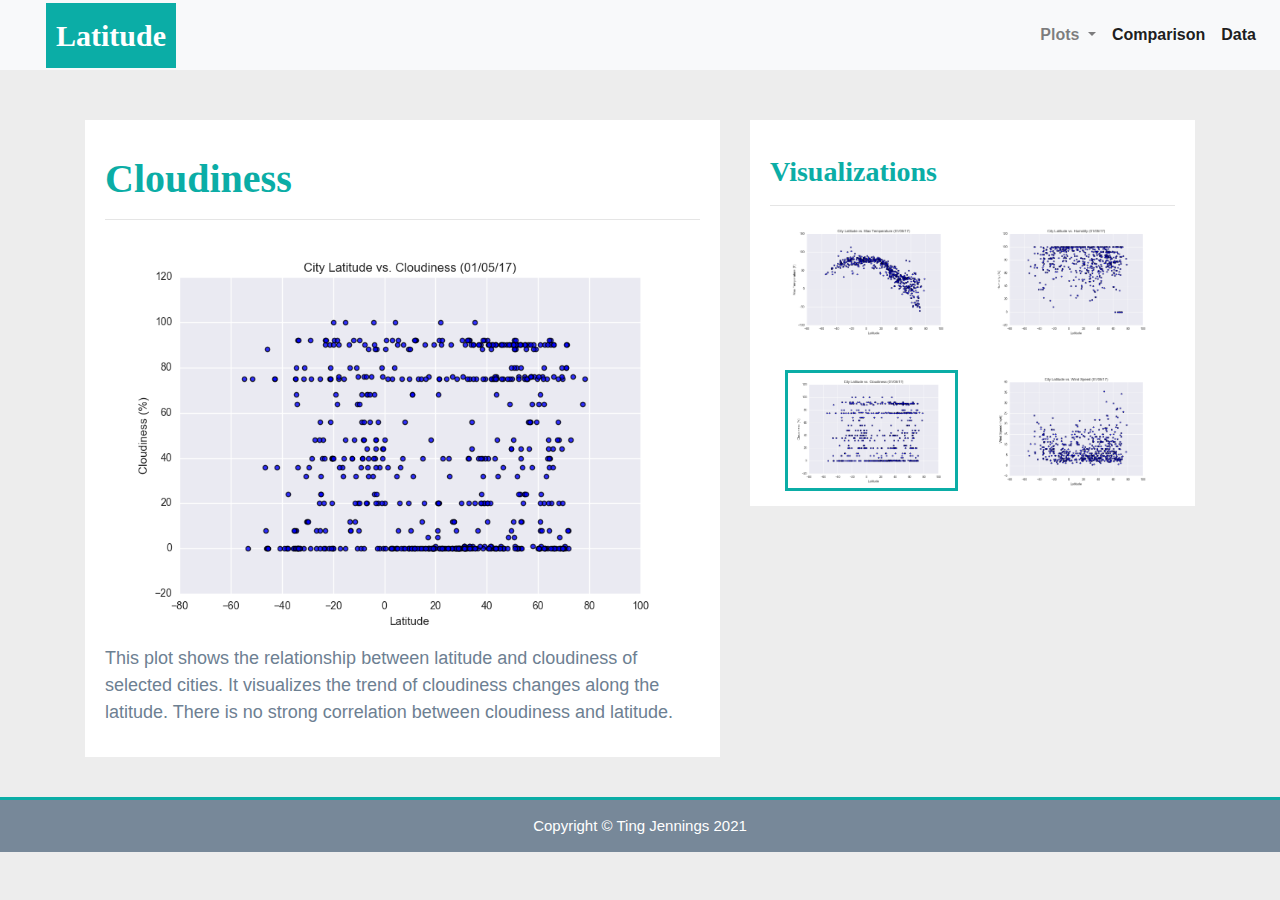
<file: visualizations/Cloudiness.html>
<!DOCTYPE html>
<html lang="en-us">

<head>
  <meta charset="UTF-8">
  <meta http-equiv="X-UA-Compatible" content="IE=edge">
  <title>Cliamate-Latitude Analysis Dashboard</title>
  <!-- To ensure proper rendering and touch zooming -->
  <meta name="viewport" content="width=device-width, initial-scale=1">
  <!-- Bring in Bootstrap CSS -->
  <link rel="stylesheet" href="https://stackpath.bootstrapcdn.com/bootstrap/4.5.2/css/bootstrap.min.css" integrity="sha384-JcKb8q3iqJ61gNV9KGb8thSsNjpSL0n8PARn9HuZOnIxN0hoP+VmmDGMN5t9UJ0Z" crossorigin="anonymous">
  <!-- Bring in my stylesheet -->
  <link rel="stylesheet" type="text/css" medida="screen" href="/assets/css/style.css">
</head>

<body>
  <div class="navigation">
		<nav class="navbar navbar-expand-lg navbar-light bg-light">
        <a class="navbar-brand" href="/index.html" style="background-color: #0BADA6;">Latitude</a>
			<button class="navbar-toggler" type="button" data-toggle="collapse" data-target="#navbarNavDropdown" aria-expanded="false" aria-controls="navbarDropDown" aria-label="Toggle navigation">
				<span class="navbar-toggler-icon"></span>
			</button> 
				
				<div class="collapse navbar-collapse" id="navbarNavDropdown">
					<ul class="navbar-nav ml-auto">
						<li class="nav-item dropdown">
							 <a class="nav-link dropdown-toggle" href="#" id="navbarDropdownMenuLink" data-toggle="dropdown" aria-haspopup="true" aria-expanded="false">
								Plots
							</a>
							<div class="dropdown-menu" aria-labelledby="navbarDropdownMenuLink">
								<a class="dropdown-item" href="Max Temperature.html">Max Temperature</a>
								<a class="dropdown-item" href="Humidity.html">Humidity</a>
								<a class="dropdown-item" href="Cloudiness.html">Cloudiness</a>
								<a class="dropdown-item" href="Wind Speed.html">Wind Speed</a>
						   </div> 
						</li>

					    <li class="nav-item active">
							<a class="nav-link" href="/comparison.html">Comparison</a>
					    </li>
					    <li class="nav-item active">
							<a class="nav-link" href="/data.html">Data</a>
				   	    </li>
					</ul>
      			</div>
		</nav>
    </div>	
			
		<div class="container">	
			<div class="row">
				<div class="col-lg-7 col-md-12">
					<div class="box">
						<h1 class="title">Cloudiness</h1>
						<hr class="light">
						<img alt="Cloudiness Graph" src="../assets/images/Fig3.png">
						<p>This plot shows the relationship between latitude and cloudiness of selected cities. It visualizes the trend of cloudiness changes along the latitude. There is no strong correlation between cloudiness and latitude.</p>
    				</div>
					
				</div>
				<div class="col-lg-5 col-md-12">
					<div class="box">
						<h3 class="title">Visualizations</h3>
						<hr class="light">
						<div class="container">
							<div class="row" style="padding-bottom: 30px;">
								<div class="col-6">
									<a href="Max temperature.html"><img alt="Max Temperature Graph" src="../assets/images/Fig1.png" class="image-fluid"></a>
								</div>
								<div class="col-6">
									<a href="Humidity.html"><img alt="Humidity Graph" src="../assets/images/Fig2.png" class="image-fluid"></a>
								</div>
							</div>
							<div class="row">
								<div class="col-6">
									<a href="cloudiness.html"><img alt="Cloudiness Graph" src="../assets/images/Fig3.png" class="image-active"></a>
								</div>
								<div class="col-6">
									<a href="Wind speed.html"><img alt="Wind Speed Graph" src="../assets/images/Fig4.png" class="image-fluid"></a>
								</div>
							</div>
						</div>

					</div>
					
				</div>
			</div>
		</div>
	</div>
</div>

<footer>
  <div class="footer">Copyright &copy; Ting Jennings 2021</div>
</footer>

<script src="https://code.jquery.com/jquery-3.3.1.slim.min.js" integrity="sha384-q8i/X+965DzO0rT7abK41JStQIAqVgRVzpbzo5smXKp4YfRvH+8abtTE1Pi6jizo" crossorigin="anonymous"></script>
<script src="https://cdnjs.cloudflare.com/ajax/libs/popper.js/1.14.7/umd/popper.min.js" integrity="sha384-UO2eT0CpHqdSJQ6hJty5KVphtPhzWj9WO1clHTMGa3JDZwrnQq4sF86dIHNDz0W1" crossorigin="anonymous"></script>
<script src="https://stackpath.bootstrapcdn.com/bootstrap/4.3.1/js/bootstrap.min.js" integrity="sha384-JjSmVgyd0p3pXB1rRibZUAYoIIy6OrQ6VrjIEaFf/nJGzIxFDsf4x0xIM+B07jRM" crossorigin="anonymous"></script>

</body>

</html>
</file>
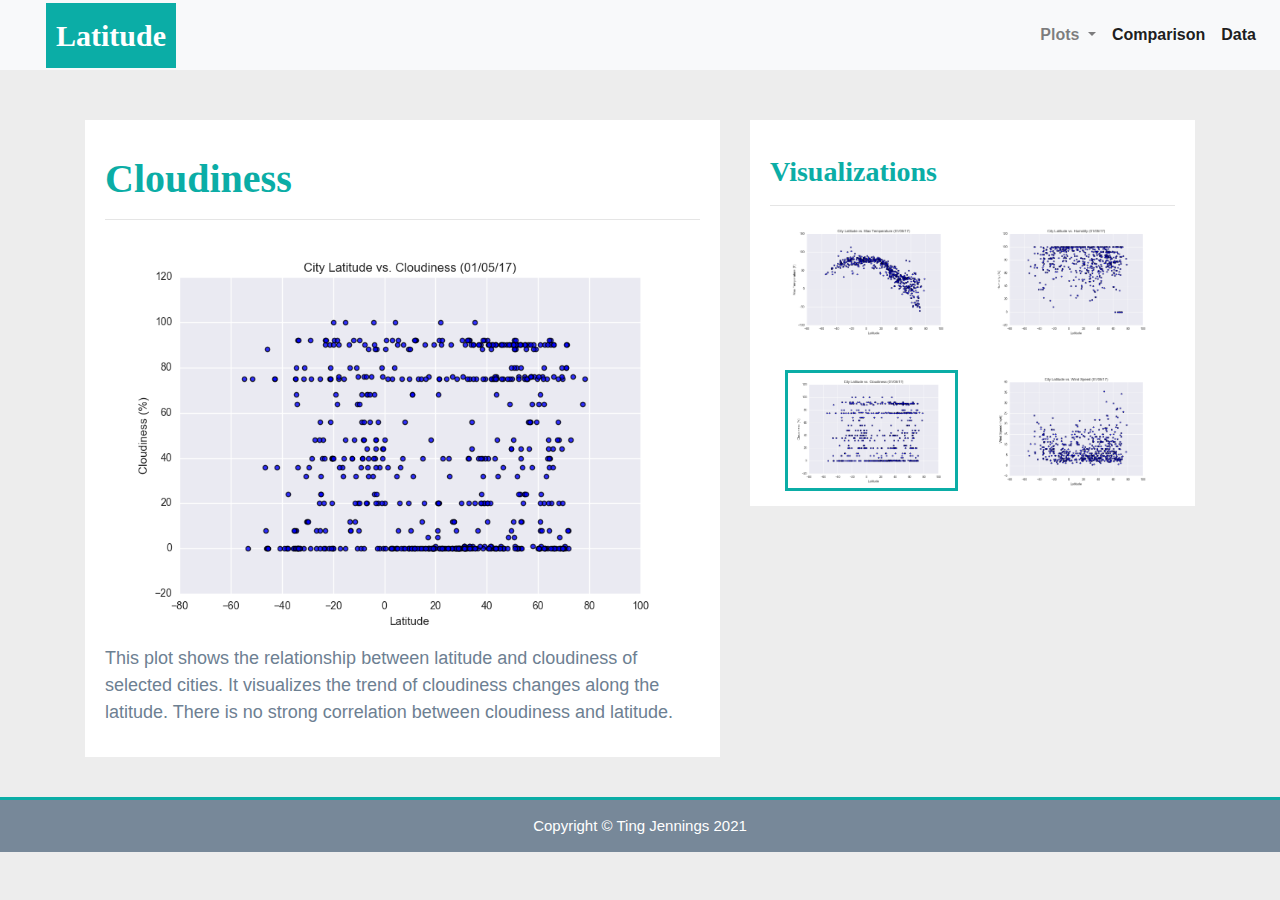
<file: visualizations/Cloudness.html>
<!DOCTYPE html>
<html lang="en-us">

<head>
  <meta charset="UTF-8">
  <meta http-equiv="X-UA-Compatible" content="IE=edge">
  <title>Cliamate-Latitude Analysis Dashboard</title>
  <!-- To ensure proper rendering and touch zooming -->
  <meta name="viewport" content="width=device-width, initial-scale=1">
  <!-- Bring in Bootstrap CSS -->
  <link rel="stylesheet" href="https://stackpath.bootstrapcdn.com/bootstrap/4.5.2/css/bootstrap.min.css" integrity="sha384-JcKb8q3iqJ61gNV9KGb8thSsNjpSL0n8PARn9HuZOnIxN0hoP+VmmDGMN5t9UJ0Z" crossorigin="anonymous">
  <!-- Bring in my stylesheet -->
  <link rel="stylesheet" type="text/css" medida="screen" href="style.css">
</head>

<body>
  <div class="navigation">
		<nav class="navbar navbar-expand-lg navbar-light bg-light">
        <a class="navbar-brand" href="index.html" style="background-color: #0BADA6;">Latitude</a>
			<button class="navbar-toggler" type="button" data-toggle="collapse" data-target="#navbarNavDropdown" aria-expanded="false" aria-controls="navbarDropDown" aria-label="Toggle navigation">
				<span class="navbar-toggler-icon"></span>
			</button> 
				
				<div class="collapse navbar-collapse" id="navbarNavDropdown">
					<ul class="navbar-nav ml-auto">
						<li class="nav-item dropdown">
							 <a class="nav-link dropdown-toggle" href="#" id="navbarDropdownMenuLink" data-toggle="dropdown" aria-haspopup="true" aria-expanded="false">
								Plots
							</a>
							<div class="dropdown-menu" aria-labelledby="navbarDropdownMenuLink">
								<a class="dropdown-item" href="max_temperature.html">Max Temperature</a>
								<a class="dropdown-item" href="humidity.html">Humidity</a>
								<a class="dropdown-item" href="cloudiness.html">Cloudiness</a>
								<a class="dropdown-item" href="wind_speed.html">Wind Speed</a>
						   </div> 
						</li>

					    <li class="nav-item active">
							<a class="nav-link" href="comparison.html">Comparison</a>
					    </li>
					    <li class="nav-item active">
							<a class="nav-link" href="data.html">Data</a>
				   	    </li>
					</ul>
      			</div>
		</nav>
    </div>	
			
		<div class="container">	
			<div class="row">
				<div class="col-lg-7 col-md-12">
					<div class="box">
						<h1 class="title">Cloudiness</h1>
						<hr class="light">
						<img alt="Cloudiness Graph" src="../assets/images/Fig3.png">
						<p>This plot shows the relationship between latitude and cloudiness of selected cities. It visualizes the trend of cloudiness changes along the latitude. There is no strong correlation between cloudiness and latitude.</p>
    				</div>
					
				</div>
				<div class="col-lg-5 col-md-12">
					<div class="box">
						<h3 class="title">Visualizations</h3>
						<hr class="light">
						<div class="container">
							<div class="row" style="padding-bottom: 30px;">
								<div class="col-6">
									<a href="max_temperature.html"><img alt="Max Temperature Graph" src="../assets/images/Fig1.png" class="image-fluid"></a>
								</div>
								<div class="col-6">
									<a href="humidity.html"><img alt="Humidity Graph" src="../assets/images/Fig2.png" class="image-fluid"></a>
								</div>
							</div>
							<div class="row">
								<div class="col-6">
									<a href="cloudiness.html"><img alt="Cloudiness Graph" src="../assets/images/Fig3.png" class="image-active"></a>
								</div>
								<div class="col-6">
									<a href="wind_speed.html"><img alt="Wind Speed Graph" src="../assets/images/Fig4.png" class="image-fluid"></a>
								</div>
							</div>
						</div>

					</div>
					
				</div>
			</div>
		</div>
	</div>
</div>

<footer>
  <div class="footer">Copyright &copy; Ting Jennings 2021</div>
</footer>

<script src="https://code.jquery.com/jquery-3.3.1.slim.min.js" integrity="sha384-q8i/X+965DzO0rT7abK41JStQIAqVgRVzpbzo5smXKp4YfRvH+8abtTE1Pi6jizo" crossorigin="anonymous"></script>
<script src="https://cdnjs.cloudflare.com/ajax/libs/popper.js/1.14.7/umd/popper.min.js" integrity="sha384-UO2eT0CpHqdSJQ6hJty5KVphtPhzWj9WO1clHTMGa3JDZwrnQq4sF86dIHNDz0W1" crossorigin="anonymous"></script>
<script src="https://stackpath.bootstrapcdn.com/bootstrap/4.3.1/js/bootstrap.min.js" integrity="sha384-JjSmVgyd0p3pXB1rRibZUAYoIIy6OrQ6VrjIEaFf/nJGzIxFDsf4x0xIM+B07jRM" crossorigin="anonymous"></script>

</body>

</html>
</file>
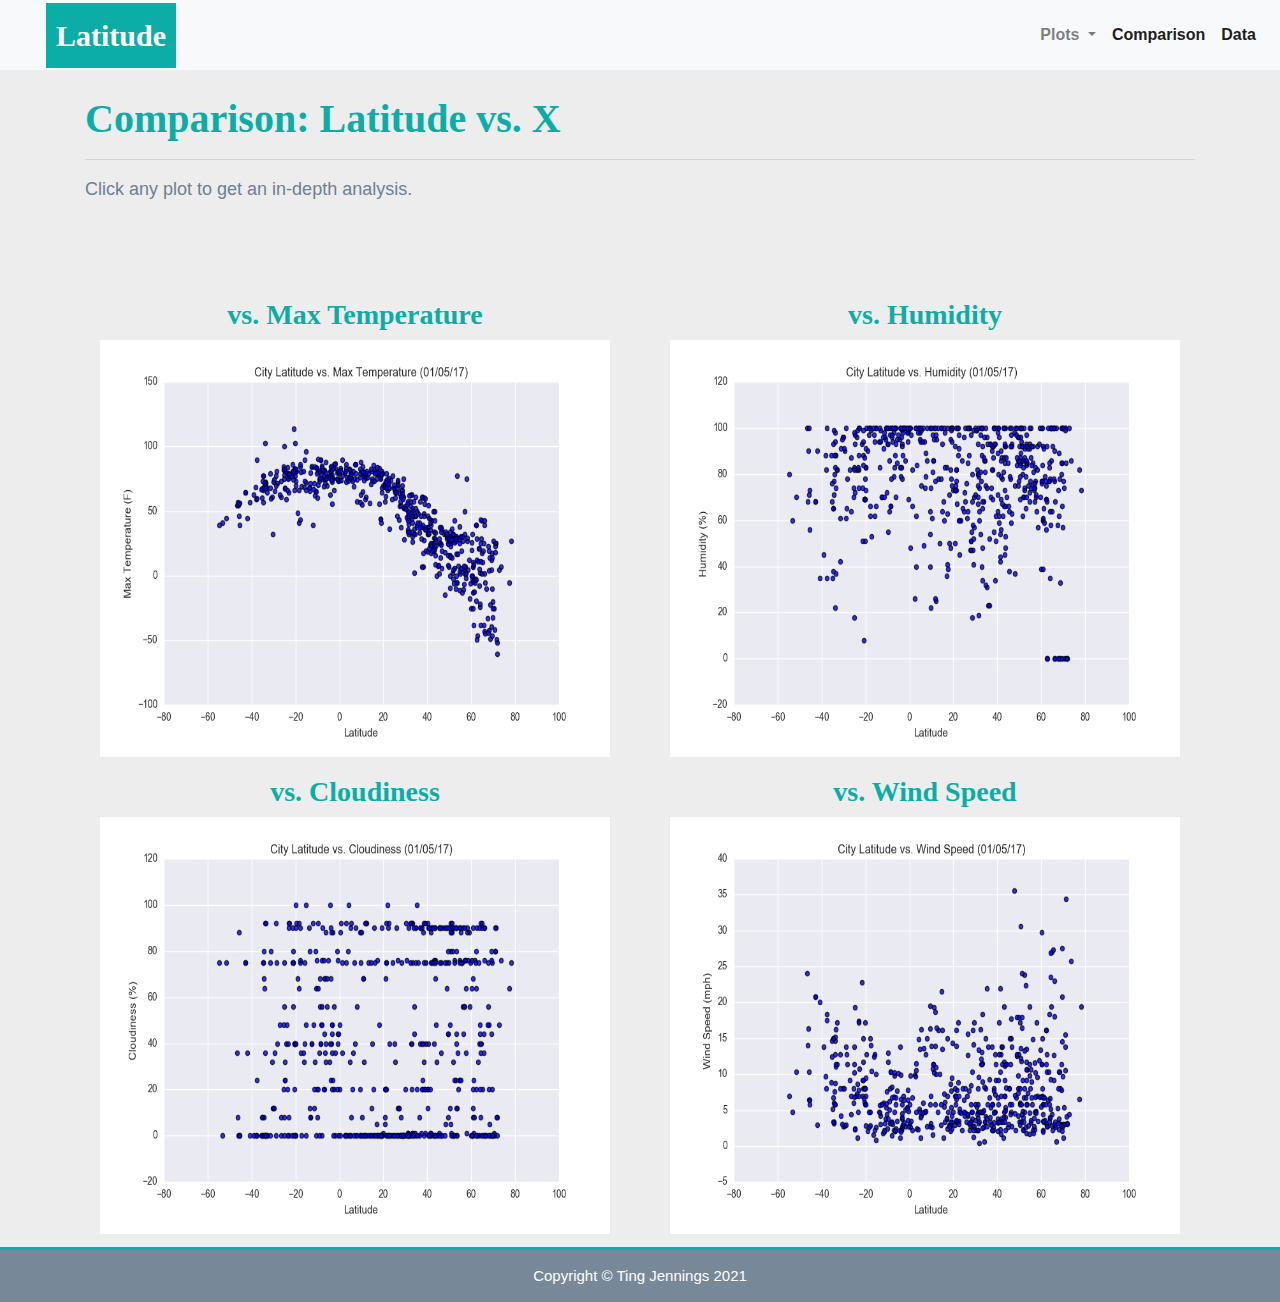
<file: visualizations/comparison.html>
<!DOCTYPE html>
<html lang="en-us">

<head>
  <meta charset="UTF-8">
  <meta http-equiv="X-UA-Compatible" content="IE=edge">
  <title>Comparison Visualization Dashboard</title>
  <!-- To ensure proper rendering and touch zooming -->
  <meta name="viewport" content="width=device-width, initial-scale=1">
  <!-- Bring in Bootstrap CSS -->
  <link rel="stylesheet" href="https://stackpath.bootstrapcdn.com/bootstrap/4.5.2/css/bootstrap.min.css" integrity="sha384-JcKb8q3iqJ61gNV9KGb8thSsNjpSL0n8PARn9HuZOnIxN0hoP+VmmDGMN5t9UJ0Z" crossorigin="anonymous">
  <!-- Bring in my stylesheet -->
  <link rel="stylesheet" type="text/css" medida="screen" href="style.css">
</head>

<body>
  <div class="navigation">
		<nav class="navbar navbar-expand-lg navbar-light bg-light">
        <a class="navbar-brand" href="index.html" style="background-color: #0BADA6;">Latitude</a>
				<button class="navbar-toggler" type="button" data-toggle="collapse" data-target="#navbarNavDropdown" aria-expanded="false" aria-controls="navbarDropDown" aria-label="Toggle navigation">
					<span class="navbar-toggler-icon"></span>
				</button> 
				
				<div class="collapse navbar-collapse" id="navbarNavDropdown">
					<ul class="navbar-nav ml-auto">
						<li class="nav-item dropdown">
							 <a class="nav-link dropdown-toggle" href="#" id="navbarDropdownMenuLink" data-toggle="dropdown" aria-haspopup="true" aria-expanded="false">
								Plots
							</a>
							<div class="dropdown-menu" aria-labelledby="navbarDropdownMenuLink">
								<a class="dropdown-item" href="Max temperature.html">Max Temperature</a>
								<a class="dropdown-item" href="Humidity.html">Humidity</a>
								<a class="dropdown-item" href="Cloudiness.html">Cloudiness</a>
								<a class="dropdown-item" href="Wind speed.html">Wind Speed</a>
						   </div> 
						</li>

					    <li class="nav-item active">
							<a class="nav-link" href="comparison.html">Comparison</a>
					    </li>
					    <li class="nav-item active">
							<a class="nav-link" href="data.html">Data</a>
				   	    </li>
					</ul>
        </div>
      
		</nav>
    </div>	
			
    <div class="container" style="padding-bottom: 50px;">
      <h1 class="title">Comparison: Latitude vs. X</h1>
      <hr class="light">
      <p>Click any plot to get an in-depth analysis.</p>
      <br>
      <div class="row">
          <div class="col-lg-6" style="padding: 30px;">
            <h3 class="title" style="text-align: center">vs. Max Temperature</h3>
            <a href="Max temperature.html">
                <img alt="Max Temperature Graph" src="../assets/images/Fig1.png" class="image-fluid">
            </a>
          </div>
          <div class="col-lg-6" style="padding: 30px;">
            <h3 class="title" style="text-align: center">vs. Humidity</h3>
            <a href="humidity.html">
                <img alt="Humidity Graph" src="../assets/images/Fig2.png" class="image-fluid">
            </a>
          </div>
        </div>
    
        <div class="row">
          <div class="col-lg-6" style="padding: 30px;">
            <h3 class="title" style="text-align: center">vs. Cloudiness</h3>
            <a href="cloudiness.html">
                <img alt="Cloudiness Graph" src="../assets/images/Fig3.png" class="image-fluid">
            </a>
    
          </div>
          <div class="col-lg-6" style="padding: 30px;">
            <h3 class="title" style="text-align: center">vs. Wind Speed</h3>
            <a href="Wind speed.html">
                <img alt="Wind Speed Graph" src="../assets/images/Fig4.png" class="image-fluid">
            </a>
          </div>
        </div>
      </div>
	</div>
</div>

<footer>
  <div class="footer">Copyright &copy; Ting Jennings 2021</div>
</footer>

<script src="https://code.jquery.com/jquery-3.3.1.slim.min.js" integrity="sha384-q8i/X+965DzO0rT7abK41JStQIAqVgRVzpbzo5smXKp4YfRvH+8abtTE1Pi6jizo" crossorigin="anonymous"></script>
<script src="https://cdnjs.cloudflare.com/ajax/libs/popper.js/1.14.7/umd/popper.min.js" integrity="sha384-UO2eT0CpHqdSJQ6hJty5KVphtPhzWj9WO1clHTMGa3JDZwrnQq4sF86dIHNDz0W1" crossorigin="anonymous"></script>
<script src="https://stackpath.bootstrapcdn.com/bootstrap/4.3.1/js/bootstrap.min.js" integrity="sha384-JjSmVgyd0p3pXB1rRibZUAYoIIy6OrQ6VrjIEaFf/nJGzIxFDsf4x0xIM+B07jRM" crossorigin="anonymous"></script>

  
</body>

</html>
</file>
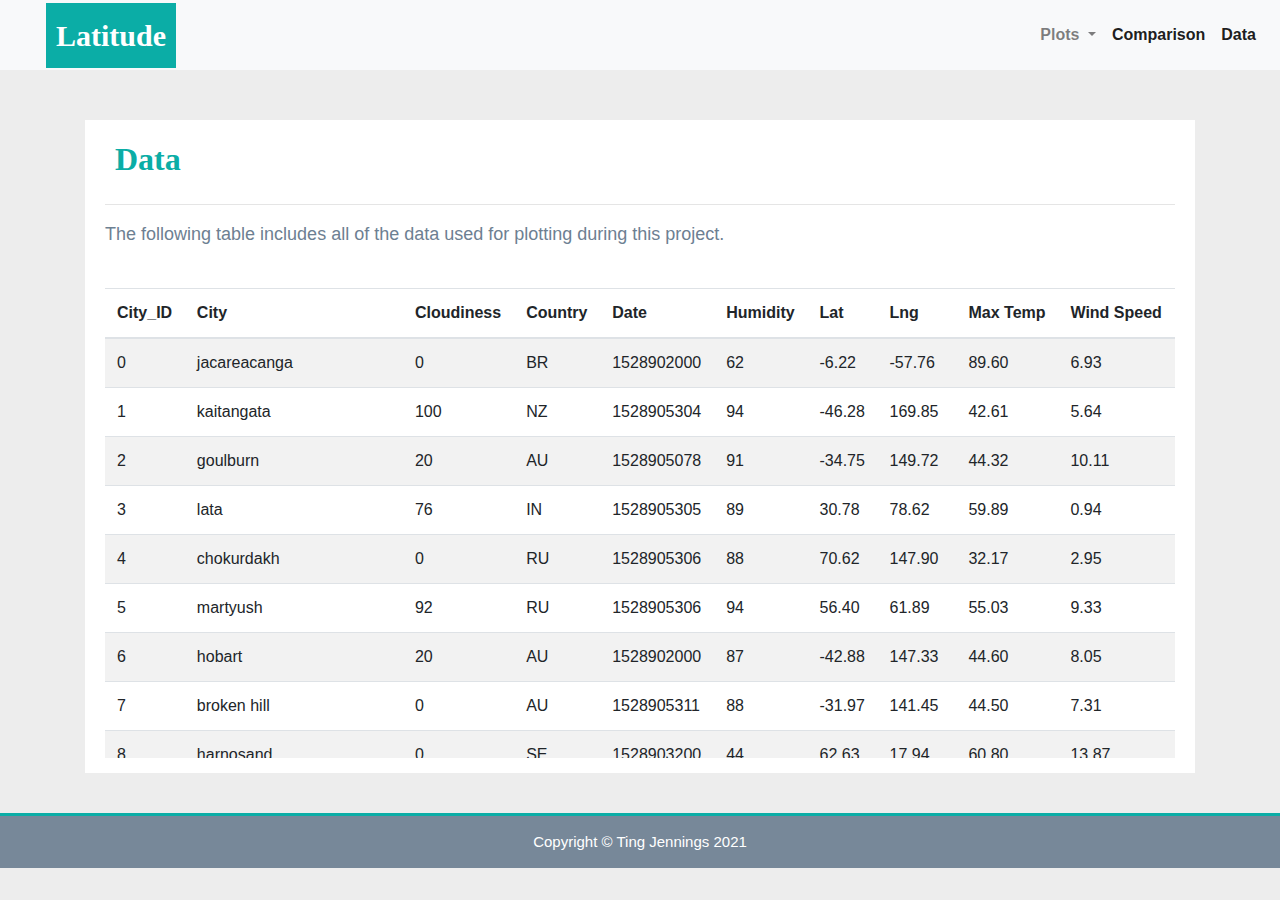
<file: visualizations/data.html>
<!DOCTYPE html>
<html lang="en-us">

<head>
  <meta charset="UTF-8">
  <meta http-equiv="X-UA-Compatible" content="IE=edge">
  <title>Raw Data Dashboard</title>
  <!-- To ensure proper rendering and touch zooming -->
  <meta name="viewport" content="width=device-width, initial-scale=1">
  <!-- Bring in Bootstrap CSS -->
  <link rel="stylesheet" href="https://stackpath.bootstrapcdn.com/bootstrap/4.5.2/css/bootstrap.min.css" integrity="sha384-JcKb8q3iqJ61gNV9KGb8thSsNjpSL0n8PARn9HuZOnIxN0hoP+VmmDGMN5t9UJ0Z" crossorigin="anonymous">
  <!-- Bring in my stylesheet -->
  <link rel="stylesheet" type="text/css" medida="screen" href="style.css">
</head>

<body>
  <div class="navigation">
		<nav class="navbar navbar-expand-lg navbar-light bg-light">
     
        <a class="navbar-brand" href="index.html" style="background-color: #0BADA6;">Latitude</a>
				<button class="navbar-toggler" type="button" data-toggle="collapse" data-target="#navbarNavDropdown" aria-expanded="false" aria-controls="navbarDropDown" aria-label="Toggle navigation">
					<span class="navbar-toggler-icon"></span>
				</button> 
				
				<div class="collapse navbar-collapse" id="navbarNavDropdown">
					<ul class="navbar-nav ml-auto">
						<li class="nav-item dropdown">
							 <a class="nav-link dropdown-toggle" href="#" id="navbarDropdownMenuLink" data-toggle="dropdown" aria-haspopup="true" aria-expanded="false">
								Plots
							</a>
							<div class="dropdown-menu" aria-labelledby="navbarDropdownMenuLink">
								<a class="dropdown-item" href="max temperature.html">Max Temperature</a>
								<a class="dropdown-item" href="Humidity.html">Humidity</a>
								<a class="dropdown-item" href="Cloudiness.html">Cloudiness</a>
								<a class="dropdown-item" href="Wind speed.html">Wind Speed</a>
						   </div> 
						</li>

					    <li class="nav-item active">
							<a class="nav-link" href="comparison.html">Comparison</a>
					    </li>
					    <li class="nav-item active">
							<a class="nav-link" href="data.html">Data</a>
				   	    </li>
					</ul>
        </div>
      
		</nav>
  </div>
<!-- Content Section-->
<div class="container">
  <div class="box">
    <h2 class="title" style="padding: 10px;">Data</h2>
    <hr class="light">
    <p>The following table includes all of the data used for plotting during this project.</p>
    <br>
    <div class="table-responsive" style="overflow-x:auto; overflow-y:auto; max-height:470px; max-width: auto;">
      <table class="table table-striped" style="border-top: none;">
        <thead>
          <tr>
            <th>City_ID</th>
            <th>City</th>
            <th>Cloudiness</th>
            <th>Country</th>
            <th>Date</th>
            <th>Humidity</th>
            <th>Lat</th>
            <th>Lng</th>
            <th>Max Temp</th>
            <th>Wind Speed</th>
          </tr>
        </thead>
        <tbody>
          <tr>
            <td>0</td>
            <td>jacareacanga</td>
            <td>0</td>
            <td>BR</td>
            <td>1528902000</td>
            <td>62</td>
            <td>-6.22</td>
            <td>-57.76</td>
            <td>89.60</td>
            <td>6.93</td>
          </tr>
          <tr>
            <td>1</td>
            <td>kaitangata</td>
            <td>100</td>
            <td>NZ</td>
            <td>1528905304</td>
            <td>94</td>
            <td>-46.28</td>
            <td>169.85</td>
            <td>42.61</td>
            <td>5.64</td>
          </tr>
          <tr>
            <td>2</td>
            <td>goulburn</td>
            <td>20</td>
            <td>AU</td>
            <td>1528905078</td>
            <td>91</td>
            <td>-34.75</td>
            <td>149.72</td>
            <td>44.32</td>
            <td>10.11</td>
          </tr>
          <tr>
            <td>3</td>
            <td>lata</td>
            <td>76</td>
            <td>IN</td>
            <td>1528905305</td>
            <td>89</td>
            <td>30.78</td>
            <td>78.62</td>
            <td>59.89</td>
            <td>0.94</td>
          </tr>
          <tr>
            <td>4</td>
            <td>chokurdakh</td>
            <td>0</td>
            <td>RU</td>
            <td>1528905306</td>
            <td>88</td>
            <td>70.62</td>
            <td>147.90</td>
            <td>32.17</td>
            <td>2.95</td>
          </tr>
          <tr>
            <td>5</td>
            <td>martyush</td>
            <td>92</td>
            <td>RU</td>
            <td>1528905306</td>
            <td>94</td>
            <td>56.40</td>
            <td>61.89</td>
            <td>55.03</td>
            <td>9.33</td>
          </tr>
          <tr>
            <td>6</td>
            <td>hobart</td>
            <td>20</td>
            <td>AU</td>
            <td>1528902000</td>
            <td>87</td>
            <td>-42.88</td>
            <td>147.33</td>
            <td>44.60</td>
            <td>8.05</td>
          </tr>
          <tr>
            <td>7</td>
            <td>broken hill</td>
            <td>0</td>
            <td>AU</td>
            <td>1528905311</td>
            <td>88</td>
            <td>-31.97</td>
            <td>141.45</td>
            <td>44.50</td>
            <td>7.31</td>
          </tr>
          <tr>
            <td>8</td>
            <td>harnosand</td>
            <td>0</td>
            <td>SE</td>
            <td>1528903200</td>
            <td>44</td>
            <td>62.63</td>
            <td>17.94</td>
            <td>60.80</td>
            <td>13.87</td>
          </tr>
          <tr>
            <td>9</td>
            <td>tuatapere</td>
            <td>0</td>
            <td>NZ</td>
            <td>1528905312</td>
            <td>100</td>
            <td>-46.13</td>
            <td>167.69</td>
            <td>38.92</td>
            <td>3.40</td>
          </tr>
          <tr>
            <td>10</td>
            <td>puerto ayora</td>
            <td>90</td>
            <td>EC</td>
            <td>1528902000</td>
            <td>69</td>
            <td>-0.74</td>
            <td>-90.35</td>
            <td>77.00</td>
            <td>13.87</td>
          </tr>
          <tr>
            <td>11</td>
            <td>havre-saint-pierre</td>
            <td>75</td>
            <td>CA</td>
            <td>1528902000</td>
            <td>58</td>
            <td>50.23</td>
            <td>-63.60</td>
            <td>53.60</td>
            <td>19.46</td>
          </tr>
          <tr>
            <td>12</td>
            <td>punta arenas</td>
            <td>0</td>
            <td>CL</td>
            <td>1528902000</td>
            <td>100</td>
            <td>-53.16</td>
            <td>-70.91</td>
            <td>35.60</td>
            <td>9.17</td>
          </tr>
          <tr>
            <td>13</td>
            <td>tasiilaq</td>
            <td>75</td>
            <td>GL</td>
            <td>1528901400</td>
            <td>60</td>
            <td>65.61</td>
            <td>-37.64</td>
            <td>39.20</td>
            <td>2.24</td>
          </tr>
          <tr>
            <td>14</td>
            <td>chapais</td>
            <td>40</td>
            <td>CA</td>
            <td>1528902000</td>
            <td>38</td>
            <td>49.78</td>
            <td>-74.86</td>
            <td>59.00</td>
            <td>10.29</td>
          </tr>
          <tr>
            <td>15</td>
            <td>avarua</td>
            <td>40</td>
            <td>CK</td>
            <td>1528902000</td>
            <td>56</td>
            <td>-21.21</td>
            <td>-159.78</td>
            <td>73.40</td>
            <td>10.29</td>
          </tr>
          <tr>
            <td>16</td>
            <td>hofn</td>
            <td>75</td>
            <td>IS</td>
            <td>1528902000</td>
            <td>87</td>
            <td>64.25</td>
            <td>-15.21</td>
            <td>51.80</td>
            <td>8.05</td>
          </tr>
          <tr>
            <td>17</td>
            <td>yukamenskoye</td>
            <td>92</td>
            <td>RU</td>
            <td>1528905315</td>
            <td>98</td>
            <td>57.89</td>
            <td>52.24</td>
            <td>56.65</td>
            <td>10.22</td>
          </tr>
          <tr>
            <td>18</td>
            <td>khandbari</td>
            <td>80</td>
            <td>NP</td>
            <td>1528905315</td>
            <td>67</td>
            <td>27.38</td>
            <td>87.21</td>
            <td>44.59</td>
            <td>1.39</td>
          </tr>
          <tr>
            <td>19</td>
            <td>bethel</td>
            <td>1</td>
            <td>US</td>
            <td>1528901580</td>
            <td>93</td>
            <td>60.79</td>
            <td>-161.76</td>
            <td>44.60</td>
            <td>8.05</td>
          </tr>
          <tr>
            <td>20</td>
            <td>ushuaia</td>
            <td>75</td>
            <td>AR</td>
            <td>1528902000</td>
            <td>64</td>
            <td>-54.81</td>
            <td>-68.31</td>
            <td>41.00</td>
            <td>3.36</td>
          </tr>
          <tr>
            <td>21</td>
            <td>east london</td>
            <td>0</td>
            <td>ZA</td>
            <td>1528902000</td>
            <td>37</td>
            <td>-33.02</td>
            <td>27.91</td>
            <td>69.80</td>
            <td>5.82</td>
          </tr>
          <tr>
            <td>22</td>
            <td>bluff</td>
            <td>76</td>
            <td>AU</td>
            <td>1528905321</td>
            <td>76</td>
            <td>-23.58</td>
            <td>149.07</td>
            <td>61.96</td>
            <td>4.74</td>
          </tr>
          <tr>
            <td>23</td>
            <td>mount isa</td>
            <td>75</td>
            <td>AU</td>
            <td>1528902000</td>
            <td>100</td>
            <td>-20.73</td>
            <td>139.49</td>
            <td>64.40</td>
            <td>3.29</td>
          </tr>
          <tr>
            <td>24</td>
            <td>pevek</td>
            <td>0</td>
            <td>RU</td>
            <td>1528905321</td>
            <td>71</td>
            <td>69.70</td>
            <td>170.27</td>
            <td>36.94</td>
            <td>6.98</td>
          </tr>
          <tr>
            <td>25</td>
            <td>gao</td>
            <td>24</td>
            <td>ML</td>
            <td>1528905321</td>
            <td>16</td>
            <td>16.28</td>
            <td>-0.04</td>
            <td>110.02</td>
            <td>4.97</td>
          </tr>
          <tr>
            <td>26</td>
            <td>cabo san lucas</td>
            <td>75</td>
            <td>MX</td>
            <td>1528901160</td>
            <td>74</td>
            <td>22.89</td>
            <td>-109.91</td>
            <td>84.20</td>
            <td>10.29</td>
          </tr>
          <tr>
            <td>27</td>
            <td>sao filipe</td>
            <td>0</td>
            <td>CV</td>
            <td>1528905323</td>
            <td>88</td>
            <td>14.90</td>
            <td>-24.50</td>
            <td>75.73</td>
            <td>13.02</td>
          </tr>
          <tr>
            <td>28</td>
            <td>tiksi</td>
            <td>44</td>
            <td>RU</td>
            <td>1528905298</td>
            <td>58</td>
            <td>71.64</td>
            <td>128.87</td>
            <td>57.73</td>
            <td>10.11</td>
          </tr>
          <tr>
            <td>29</td>
            <td>busselton</td>
            <td>92</td>
            <td>AU</td>
            <td>1528905323</td>
            <td>100</td>
            <td>-33.64</td>
            <td>115.35</td>
            <td>60.43</td>
            <td>10.56</td>
          </tr>
          <tr>
            <td>30</td>
            <td>alofi</td>
            <td>76</td>
            <td>NU</td>
            <td>1528902000</td>
            <td>88</td>
            <td>-19.06</td>
            <td>-169.92</td>
            <td>71.60</td>
            <td>3.36</td>
          </tr>
          <tr>
            <td>31</td>
            <td>ola</td>
            <td>75</td>
            <td>RU</td>
            <td>1528902000</td>
            <td>100</td>
            <td>59.58</td>
            <td>151.30</td>
            <td>42.80</td>
            <td>7.76</td>
          </tr>
          <tr>
            <td>32</td>
            <td>atar</td>
            <td>20</td>
            <td>MR</td>
            <td>1528902000</td>
            <td>19</td>
            <td>20.52</td>
            <td>-13.05</td>
            <td>91.40</td>
            <td>9.17</td>
          </tr>
          <tr>
            <td>33</td>
            <td>rikitea</td>
            <td>0</td>
            <td>PF</td>
            <td>1528905325</td>
            <td>100</td>
            <td>-23.12</td>
            <td>-134.97</td>
            <td>73.57</td>
            <td>8.66</td>
          </tr>
          <tr>
            <td>34</td>
            <td>hermanus</td>
            <td>0</td>
            <td>ZA</td>
            <td>1528905325</td>
            <td>24</td>
            <td>-34.42</td>
            <td>19.24</td>
            <td>77.17</td>
            <td>8.66</td>
          </tr>
          <tr>
            <td>35</td>
            <td>ponta delgada</td>
            <td>75</td>
            <td>PT</td>
            <td>1528903800</td>
            <td>88</td>
            <td>37.73</td>
            <td>-25.67</td>
            <td>71.60</td>
            <td>12.75</td>
          </tr>
          <tr>
            <td>36</td>
            <td>bambari</td>
            <td>24</td>
            <td>CF</td>
            <td>1528905326</td>
            <td>84</td>
            <td>5.77</td>
            <td>20.68</td>
            <td>81.85</td>
            <td>7.65</td>
          </tr>
          <tr>
            <td>37</td>
            <td>cap malheureux</td>
            <td>75</td>
            <td>MU</td>
            <td>1528902000</td>
            <td>69</td>
            <td>-19.98</td>
            <td>57.61</td>
            <td>75.20</td>
            <td>14.99</td>
          </tr>
          <tr>
            <td>38</td>
            <td>puerto escondido</td>
            <td>75</td>
            <td>MX</td>
            <td>1528901100</td>
            <td>65</td>
            <td>15.86</td>
            <td>-97.07</td>
            <td>80.60</td>
            <td>3.36</td>
          </tr>
          <tr>
            <td>39</td>
            <td>qaanaaq</td>
            <td>32</td>
            <td>GL</td>
            <td>1528905330</td>
            <td>100</td>
            <td>77.48</td>
            <td>-69.36</td>
            <td>31.45</td>
            <td>6.31</td>
          </tr>
          <tr>
            <td>40</td>
            <td>new norfolk</td>
            <td>20</td>
            <td>AU</td>
            <td>1528902000</td>
            <td>87</td>
            <td>-42.78</td>
            <td>147.06</td>
            <td>44.60</td>
            <td>8.05</td>
          </tr>
          <tr>
            <td>41</td>
            <td>najran</td>
            <td>40</td>
            <td>SA</td>
            <td>1528902000</td>
            <td>13</td>
            <td>17.54</td>
            <td>44.22</td>
            <td>98.60</td>
            <td>11.41</td>
          </tr>
          <tr>
            <td>42</td>
            <td>isla mujeres</td>
            <td>90</td>
            <td>MX</td>
            <td>1528904340</td>
            <td>100</td>
            <td>21.23</td>
            <td>-86.73</td>
            <td>75.20</td>
            <td>16.11</td>
          </tr>
          <tr>
            <td>43</td>
            <td>mar del plata</td>
            <td>0</td>
            <td>AR</td>
            <td>1528905297</td>
            <td>100</td>
            <td>-46.43</td>
            <td>-67.52</td>
            <td>32.53</td>
            <td>7.31</td>
          </tr>
          <tr>
            <td>44</td>
            <td>provideniya</td>
            <td>0</td>
            <td>RU</td>
            <td>1528905332</td>
            <td>91</td>
            <td>64.42</td>
            <td>-173.23</td>
            <td>40.63</td>
            <td>10.78</td>
          </tr>
          <tr>
            <td>45</td>
            <td>jamestown</td>
            <td>12</td>
            <td>AU</td>
            <td>1528905333</td>
            <td>88</td>
            <td>-33.21</td>
            <td>138.60</td>
            <td>43.15</td>
            <td>10.89</td>
          </tr>
          <tr>
            <td>46</td>
            <td>medicine hat</td>
            <td>20</td>
            <td>CA</td>
            <td>1528902000</td>
            <td>34</td>
            <td>50.04</td>
            <td>-110.68</td>
            <td>66.20</td>
            <td>14.99</td>
          </tr>
          <tr>
            <td>47</td>
            <td>katsuura</td>
            <td>8</td>
            <td>JP</td>
            <td>1528905334</td>
            <td>88</td>
            <td>33.93</td>
            <td>134.50</td>
            <td>62.05</td>
            <td>7.54</td>
          </tr>
          <tr>
            <td>48</td>
            <td>aklavik</td>
            <td>20</td>
            <td>CA</td>
            <td>1528902000</td>
            <td>53</td>
            <td>68.22</td>
            <td>-135.01</td>
            <td>51.80</td>
            <td>11.41</td>
          </tr>
          <tr>
            <td>49</td>
            <td>tuktoyaktuk</td>
            <td>20</td>
            <td>CA</td>
            <td>1528902000</td>
            <td>61</td>
            <td>69.44</td>
            <td>-133.03</td>
            <td>46.40</td>
            <td>6.93</td>
          </tr>
          <tr>
            <td>50</td>
            <td>kapaa</td>
            <td>90</td>
            <td>US</td>
            <td>1528901760</td>
            <td>88</td>
            <td>22.08</td>
            <td>-159.32</td>
            <td>75.20</td>
            <td>14.99</td>
          </tr>
          <tr>
            <td>51</td>
            <td>mildura</td>
            <td>0</td>
            <td>AU</td>
            <td>1528905300</td>
            <td>92</td>
            <td>-34.18</td>
            <td>142.16</td>
            <td>45.67</td>
            <td>9.66</td>
          </tr>
          <tr>
            <td>52</td>
            <td>souillac</td>
            <td>75</td>
            <td>FR</td>
            <td>1528903800</td>
            <td>49</td>
            <td>45.60</td>
            <td>-0.60</td>
            <td>73.40</td>
            <td>10.29</td>
          </tr>
          <tr>
            <td>53</td>
            <td>lorengau</td>
            <td>100</td>
            <td>PG</td>
            <td>1528905336</td>
            <td>100</td>
            <td>-2.02</td>
            <td>147.27</td>
            <td>80.59</td>
            <td>3.85</td>
          </tr>
          <tr>
            <td>54</td>
            <td>praia</td>
            <td>20</td>
            <td>BR</td>
            <td>1528902000</td>
            <td>47</td>
            <td>-20.25</td>
            <td>-43.81</td>
            <td>82.40</td>
            <td>3.36</td>
          </tr>
          <tr>
            <td>55</td>
            <td>port alfred</td>
            <td>0</td>
            <td>ZA</td>
            <td>1528905338</td>
            <td>50</td>
            <td>-33.59</td>
            <td>26.89</td>
            <td>76.54</td>
            <td>7.20</td>
          </tr>
          <tr>
            <td>56</td>
            <td>barranca</td>
            <td>0</td>
            <td>PE</td>
            <td>1528905339</td>
            <td>98</td>
            <td>-10.75</td>
            <td>-77.76</td>
            <td>61.87</td>
            <td>9.89</td>
          </tr>
          <tr>
            <td>57</td>
            <td>nome</td>
            <td>40</td>
            <td>US</td>
            <td>1528902900</td>
            <td>70</td>
            <td>30.04</td>
            <td>-94.42</td>
            <td>87.80</td>
            <td>3.36</td>
          </tr>
          <tr>
            <td>58</td>
            <td>matay</td>
            <td>0</td>
            <td>EG</td>
            <td>1528905339</td>
            <td>23</td>
            <td>28.42</td>
            <td>30.79</td>
            <td>97.69</td>
            <td>6.98</td>
          </tr>
          <tr>
            <td>59</td>
            <td>saskylakh</td>
            <td>48</td>
            <td>RU</td>
            <td>1528905339</td>
            <td>55</td>
            <td>71.97</td>
            <td>114.09</td>
            <td>59.53</td>
            <td>5.86</td>
          </tr>
          <tr>
            <td>60</td>
            <td>itarema</td>
            <td>0</td>
            <td>BR</td>
            <td>1528905340</td>
            <td>61</td>
            <td>-2.92</td>
            <td>-39.92</td>
            <td>88.33</td>
            <td>12.57</td>
          </tr>
          <tr>
            <td>61</td>
            <td>butaritari</td>
            <td>56</td>
            <td>KI</td>
            <td>1528905340</td>
            <td>100</td>
            <td>3.07</td>
            <td>172.79</td>
            <td>81.13</td>
            <td>7.31</td>
          </tr>
          <tr>
            <td>62</td>
            <td>peniche</td>
            <td>20</td>
            <td>PT</td>
            <td>1528903800</td>
            <td>64</td>
            <td>39.36</td>
            <td>-9.38</td>
            <td>75.20</td>
            <td>12.75</td>
          </tr>
          <tr>
            <td>63</td>
            <td>beloha</td>
            <td>0</td>
            <td>MG</td>
            <td>1528905340</td>
            <td>57</td>
            <td>-25.17</td>
            <td>45.06</td>
            <td>71.95</td>
            <td>16.37</td>
          </tr>
          <tr>
            <td>64</td>
            <td>anadyr</td>
            <td>0</td>
            <td>RU</td>
            <td>1528902000</td>
            <td>57</td>
            <td>64.73</td>
            <td>177.51</td>
            <td>48.20</td>
            <td>4.47</td>
          </tr>
          <tr>
            <td>65</td>
            <td>luderitz</td>
            <td>12</td>
            <td>NaN</td>
            <td>1528905342</td>
            <td>64</td>
            <td>-26.65</td>
            <td>15.16</td>
            <td>64.03</td>
            <td>17.38</td>
          </tr>
          <tr>
            <td>66</td>
            <td>rochester</td>
            <td>1</td>
            <td>US</td>
            <td>1528902960</td>
            <td>37</td>
            <td>44.02</td>
            <td>-92.46</td>
            <td>73.40</td>
            <td>6.93</td>
          </tr>
          <tr>
            <td>67</td>
            <td>bosaso</td>
            <td>0</td>
            <td>SO</td>
            <td>1528905347</td>
            <td>86</td>
            <td>11.28</td>
            <td>49.18</td>
            <td>89.77</td>
            <td>3.96</td>
          </tr>
          <tr>
            <td>68</td>
            <td>faanui</td>
            <td>0</td>
            <td>PF</td>
            <td>1528905347</td>
            <td>100</td>
            <td>-16.48</td>
            <td>-151.75</td>
            <td>79.96</td>
            <td>11.79</td>
          </tr>
          <tr>
            <td>69</td>
            <td>grindavik</td>
            <td>75</td>
            <td>IS</td>
            <td>1528902000</td>
            <td>70</td>
            <td>63.84</td>
            <td>-22.43</td>
            <td>48.20</td>
            <td>5.82</td>
          </tr>
          <tr>
            <td>70</td>
            <td>margate</td>
            <td>20</td>
            <td>AU</td>
            <td>1528902000</td>
            <td>87</td>
            <td>-43.03</td>
            <td>147.26</td>
            <td>44.60</td>
            <td>8.05</td>
          </tr>
          <tr>
            <td>71</td>
            <td>marsh harbour</td>
            <td>88</td>
            <td>BS</td>
            <td>1528905349</td>
            <td>95</td>
            <td>26.54</td>
            <td>-77.06</td>
            <td>82.39</td>
            <td>10.00</td>
          </tr>
          <tr>
            <td>72</td>
            <td>comodoro rivadavia</td>
            <td>40</td>
            <td>AR</td>
            <td>1528902000</td>
            <td>60</td>
            <td>-45.87</td>
            <td>-67.48</td>
            <td>42.80</td>
            <td>9.17</td>
          </tr>
          <tr>
            <td>73</td>
            <td>upernavik</td>
            <td>92</td>
            <td>GL</td>
            <td>1528905350</td>
            <td>100</td>
            <td>72.79</td>
            <td>-56.15</td>
            <td>29.29</td>
            <td>3.74</td>
          </tr>
          <tr>
            <td>74</td>
            <td>uige</td>
            <td>0</td>
            <td>AO</td>
            <td>1528905350</td>
            <td>29</td>
            <td>-7.61</td>
            <td>15.06</td>
            <td>86.80</td>
            <td>3.18</td>
          </tr>
          <tr>
            <td>75</td>
            <td>bredasdorp</td>
            <td>0</td>
            <td>ZA</td>
            <td>1528902000</td>
            <td>23</td>
            <td>-34.53</td>
            <td>20.04</td>
            <td>82.40</td>
            <td>5.82</td>
          </tr>
          <tr>
            <td>76</td>
            <td>bodden town</td>
            <td>40</td>
            <td>KY</td>
            <td>1528902000</td>
            <td>78</td>
            <td>19.28</td>
            <td>-81.25</td>
            <td>80.60</td>
            <td>16.11</td>
          </tr>
          <tr>
            <td>77</td>
            <td>guerrero negro</td>
            <td>44</td>
            <td>MX</td>
            <td>1528905350</td>
            <td>88</td>
            <td>27.97</td>
            <td>-114.04</td>
            <td>63.85</td>
            <td>3.74</td>
          </tr>
          <tr>
            <td>78</td>
            <td>bilma</td>
            <td>0</td>
            <td>NE</td>
            <td>1528905351</td>
            <td>12</td>
            <td>18.69</td>
            <td>12.92</td>
            <td>110.47</td>
            <td>4.63</td>
          </tr>
          <tr>
            <td>79</td>
            <td>carnarvon</td>
            <td>0</td>
            <td>ZA</td>
            <td>1528905351</td>
            <td>30</td>
            <td>-30.97</td>
            <td>22.13</td>
            <td>60.43</td>
            <td>14.25</td>
          </tr>
          <tr>
            <td>80</td>
            <td>ponta do sol</td>
            <td>12</td>
            <td>BR</td>
            <td>1528905352</td>
            <td>72</td>
            <td>-20.63</td>
            <td>-46.00</td>
            <td>78.25</td>
            <td>3.96</td>
          </tr>
          <tr>
            <td>81</td>
            <td>vila franca do campo</td>
            <td>75</td>
            <td>PT</td>
            <td>1528903800</td>
            <td>88</td>
            <td>37.72</td>
            <td>-25.43</td>
            <td>71.60</td>
            <td>12.75</td>
          </tr>
          <tr>
            <td>82</td>
            <td>puerto del rosario</td>
            <td>20</td>
            <td>ES</td>
            <td>1528903800</td>
            <td>60</td>
            <td>28.50</td>
            <td>-13.86</td>
            <td>73.40</td>
            <td>17.22</td>
          </tr>
          <tr>
            <td>83</td>
            <td>sitka</td>
            <td>20</td>
            <td>US</td>
            <td>1528905353</td>
            <td>92</td>
            <td>37.17</td>
            <td>-99.65</td>
            <td>74.02</td>
            <td>5.97</td>
          </tr>
          <tr>
            <td>84</td>
            <td>camacha</td>
            <td>75</td>
            <td>PT</td>
            <td>1528903800</td>
            <td>72</td>
            <td>33.08</td>
            <td>-16.33</td>
            <td>68.00</td>
            <td>16.11</td>
          </tr>
          <tr>
            <td>85</td>
            <td>saint-philippe</td>
            <td>1</td>
            <td>CA</td>
            <td>1528902900</td>
            <td>54</td>
            <td>45.36</td>
            <td>-73.48</td>
            <td>78.80</td>
            <td>11.41</td>
          </tr>
          <tr>
            <td>86</td>
            <td>port blair</td>
            <td>92</td>
            <td>IN</td>
            <td>1528905357</td>
            <td>97</td>
            <td>11.67</td>
            <td>92.75</td>
            <td>84.37</td>
            <td>25.10</td>
          </tr>
          <tr>
            <td>87</td>
            <td>albany</td>
            <td>90</td>
            <td>US</td>
            <td>1528903860</td>
            <td>68</td>
            <td>42.65</td>
            <td>-73.75</td>
            <td>69.80</td>
            <td>3.36</td>
          </tr>
          <tr>
            <td>88</td>
            <td>barrow</td>
            <td>88</td>
            <td>AR</td>
            <td>1528905182</td>
            <td>72</td>
            <td>-38.31</td>
            <td>-60.23</td>
            <td>50.26</td>
            <td>8.21</td>
          </tr>
          <tr>
            <td>89</td>
            <td>qorveh</td>
            <td>92</td>
            <td>IR</td>
            <td>1528905357</td>
            <td>22</td>
            <td>35.17</td>
            <td>47.80</td>
            <td>76.72</td>
            <td>3.18</td>
          </tr>
          <tr>
            <td>90</td>
            <td>san jeronimo</td>
            <td>90</td>
            <td>PE</td>
            <td>1528902000</td>
            <td>81</td>
            <td>-13.65</td>
            <td>-73.37</td>
            <td>46.40</td>
            <td>2.39</td>
          </tr>
          <tr>
            <td>91</td>
            <td>mataura</td>
            <td>24</td>
            <td>NZ</td>
            <td>1528905299</td>
            <td>79</td>
            <td>-46.19</td>
            <td>168.86</td>
            <td>25.69</td>
            <td>3.18</td>
          </tr>
          <tr>
            <td>92</td>
            <td>buala</td>
            <td>64</td>
            <td>SB</td>
            <td>1528905359</td>
            <td>100</td>
            <td>-8.15</td>
            <td>159.59</td>
            <td>78.70</td>
            <td>4.18</td>
          </tr>
          <tr>
            <td>93</td>
            <td>eyl</td>
            <td>20</td>
            <td>SO</td>
            <td>1528905359</td>
            <td>57</td>
            <td>7.98</td>
            <td>49.82</td>
            <td>86.62</td>
            <td>22.41</td>
          </tr>
          <tr>
            <td>94</td>
            <td>abu dhabi</td>
            <td>0</td>
            <td>AE</td>
            <td>1528902000</td>
            <td>29</td>
            <td>24.47</td>
            <td>54.37</td>
            <td>98.60</td>
            <td>16.11</td>
          </tr>
          <tr>
            <td>95</td>
            <td>tahe</td>
            <td>92</td>
            <td>CN</td>
            <td>1528905359</td>
            <td>98</td>
            <td>52.34</td>
            <td>124.71</td>
            <td>51.43</td>
            <td>2.17</td>
          </tr>
          <tr>
            <td>96</td>
            <td>chuy</td>
            <td>80</td>
            <td>UY</td>
            <td>1528905099</td>
            <td>93</td>
            <td>-33.69</td>
            <td>-53.46</td>
            <td>52.87</td>
            <td>28.90</td>
          </tr>
          <tr>
            <td>97</td>
            <td>dzerzhinskoye</td>
            <td>8</td>
            <td>RU</td>
            <td>1528905360</td>
            <td>69</td>
            <td>56.84</td>
            <td>95.22</td>
            <td>65.11</td>
            <td>3.85</td>
          </tr>
          <tr>
            <td>98</td>
            <td>vanavara</td>
            <td>0</td>
            <td>RU</td>
            <td>1528905360</td>
            <td>50</td>
            <td>60.35</td>
            <td>102.28</td>
            <td>64.21</td>
            <td>5.64</td>
          </tr>
          <tr>
            <td>99</td>
            <td>muros</td>
            <td>40</td>
            <td>ES</td>
            <td>1528903800</td>
            <td>72</td>
            <td>42.77</td>
            <td>-9.06</td>
            <td>66.20</td>
            <td>10.29</td>
          </tr>
          <tr>
            <td>100</td>
            <td>auchel</td>
            <td>0</td>
            <td>FR</td>
            <td>1528903800</td>
            <td>49</td>
            <td>50.51</td>
            <td>2.47</td>
            <td>68.00</td>
            <td>3.36</td>
          </tr>
          <tr>
            <td>101</td>
            <td>bubaque</td>
            <td>40</td>
            <td>GW</td>
            <td>1528902000</td>
            <td>55</td>
            <td>11.28</td>
            <td>-15.83</td>
            <td>91.40</td>
            <td>11.41</td>
          </tr>
          <tr>
            <td>102</td>
            <td>khatanga</td>
            <td>8</td>
            <td>RU</td>
            <td>1528905361</td>
            <td>65</td>
            <td>71.98</td>
            <td>102.47</td>
            <td>60.97</td>
            <td>4.63</td>
          </tr>
          <tr>
            <td>103</td>
            <td>los banos</td>
            <td>1</td>
            <td>US</td>
            <td>1528904100</td>
            <td>67</td>
            <td>37.06</td>
            <td>-120.85</td>
            <td>75.20</td>
            <td>4.74</td>
          </tr>
          <tr>
            <td>104</td>
            <td>labuhan</td>
            <td>12</td>
            <td>ID</td>
            <td>1528905361</td>
            <td>95</td>
            <td>-2.54</td>
            <td>115.51</td>
            <td>72.94</td>
            <td>1.83</td>
          </tr>
          <tr>
            <td>105</td>
            <td>saint-paul</td>
            <td>75</td>
            <td>FR</td>
            <td>1528903800</td>
            <td>56</td>
            <td>45.22</td>
            <td>1.90</td>
            <td>68.00</td>
            <td>14.99</td>
          </tr>
          <tr>
            <td>106</td>
            <td>petatlan</td>
            <td>90</td>
            <td>MX</td>
            <td>1528901220</td>
            <td>74</td>
            <td>17.52</td>
            <td>-101.27</td>
            <td>84.20</td>
            <td>1.83</td>
          </tr>
          <tr>
            <td>107</td>
            <td>baykit</td>
            <td>36</td>
            <td>RU</td>
            <td>1528905366</td>
            <td>68</td>
            <td>61.68</td>
            <td>96.39</td>
            <td>63.94</td>
            <td>4.29</td>
          </tr>
          <tr>
            <td>108</td>
            <td>dalby</td>
            <td>75</td>
            <td>AU</td>
            <td>1528902000</td>
            <td>93</td>
            <td>-27.18</td>
            <td>151.26</td>
            <td>53.60</td>
            <td>2.24</td>
          </tr>
          <tr>
            <td>109</td>
            <td>yellowknife</td>
            <td>90</td>
            <td>CA</td>
            <td>1528902540</td>
            <td>93</td>
            <td>62.45</td>
            <td>-114.38</td>
            <td>46.40</td>
            <td>8.05</td>
          </tr>
          <tr>
            <td>110</td>
            <td>hilo</td>
            <td>75</td>
            <td>US</td>
            <td>1528901580</td>
            <td>88</td>
            <td>19.71</td>
            <td>-155.08</td>
            <td>66.20</td>
            <td>5.82</td>
          </tr>
          <tr>
            <td>111</td>
            <td>turukhansk</td>
            <td>36</td>
            <td>RU</td>
            <td>1528905297</td>
            <td>76</td>
            <td>65.80</td>
            <td>87.96</td>
            <td>66.37</td>
            <td>6.42</td>
          </tr>
          <tr>
            <td>112</td>
            <td>dingle</td>
            <td>68</td>
            <td>PH</td>
            <td>1528905368</td>
            <td>82</td>
            <td>11.00</td>
            <td>122.67</td>
            <td>79.96</td>
            <td>8.21</td>
          </tr>
          <tr>
            <td>113</td>
            <td>dillon</td>
            <td>1</td>
            <td>US</td>
            <td>1528901580</td>
            <td>44</td>
            <td>45.22</td>
            <td>-112.64</td>
            <td>57.20</td>
            <td>5.82</td>
          </tr>
          <tr>
            <td>114</td>
            <td>labytnangi</td>
            <td>64</td>
            <td>RU</td>
            <td>1528905370</td>
            <td>75</td>
            <td>66.66</td>
            <td>66.39</td>
            <td>47.11</td>
            <td>17.49</td>
          </tr>
          <tr>
            <td>115</td>
            <td>gigmoto</td>
            <td>36</td>
            <td>PH</td>
            <td>1528905370</td>
            <td>98</td>
            <td>13.78</td>
            <td>124.39</td>
            <td>83.56</td>
            <td>17.60</td>
          </tr>
          <tr>
            <td>116</td>
            <td>nouakchott</td>
            <td>68</td>
            <td>MR</td>
            <td>1528905371</td>
            <td>76</td>
            <td>18.08</td>
            <td>-15.98</td>
            <td>76.72</td>
            <td>1.39</td>
          </tr>
          <tr>
            <td>117</td>
            <td>rumoi</td>
            <td>92</td>
            <td>JP</td>
            <td>1528905371</td>
            <td>100</td>
            <td>43.93</td>
            <td>141.67</td>
            <td>44.41</td>
            <td>8.10</td>
          </tr>
          <tr>
            <td>118</td>
            <td>dikson</td>
            <td>32</td>
            <td>RU</td>
            <td>1528905373</td>
            <td>100</td>
            <td>73.51</td>
            <td>80.55</td>
            <td>31.09</td>
            <td>13.13</td>
          </tr>
          <tr>
            <td>119</td>
            <td>chinsali</td>
            <td>0</td>
            <td>ZM</td>
            <td>1528905377</td>
            <td>36</td>
            <td>-10.55</td>
            <td>32.07</td>
            <td>73.39</td>
            <td>9.22</td>
          </tr>
          <tr>
            <td>120</td>
            <td>georgetown</td>
            <td>75</td>
            <td>GY</td>
            <td>1528902000</td>
            <td>78</td>
            <td>6.80</td>
            <td>-58.16</td>
            <td>82.40</td>
            <td>9.17</td>
          </tr>
          <tr>
            <td>121</td>
            <td>tooele</td>
            <td>1</td>
            <td>US</td>
            <td>1528902900</td>
            <td>35</td>
            <td>40.53</td>
            <td>-112.30</td>
            <td>73.40</td>
            <td>9.17</td>
          </tr>
          <tr>
            <td>122</td>
            <td>nikolskoye</td>
            <td>40</td>
            <td>RU</td>
            <td>1528902000</td>
            <td>41</td>
            <td>59.70</td>
            <td>30.79</td>
            <td>60.80</td>
            <td>4.47</td>
          </tr>
          <tr>
            <td>123</td>
            <td>bodo</td>
            <td>80</td>
            <td>CI</td>
            <td>1528905379</td>
            <td>66</td>
            <td>5.91</td>
            <td>-4.68</td>
            <td>87.70</td>
            <td>8.21</td>
          </tr>
          <tr>
            <td>124</td>
            <td>minador do negrao</td>
            <td>32</td>
            <td>BR</td>
            <td>1528905379</td>
            <td>80</td>
            <td>-9.31</td>
            <td>-36.86</td>
            <td>76.81</td>
            <td>13.24</td>
          </tr>
          <tr>
            <td>125</td>
            <td>sambava</td>
            <td>88</td>
            <td>MG</td>
            <td>1528905379</td>
            <td>100</td>
            <td>-14.27</td>
            <td>50.17</td>
            <td>77.35</td>
            <td>19.73</td>
          </tr>
          <tr>
            <td>126</td>
            <td>yerbogachen</td>
            <td>0</td>
            <td>RU</td>
            <td>1528905380</td>
            <td>44</td>
            <td>61.28</td>
            <td>108.01</td>
            <td>64.93</td>
            <td>7.43</td>
          </tr>
          <tr>
            <td>127</td>
            <td>kahului</td>
            <td>1</td>
            <td>US</td>
            <td>1528901760</td>
            <td>93</td>
            <td>20.89</td>
            <td>-156.47</td>
            <td>66.20</td>
            <td>3.36</td>
          </tr>
          <tr>
            <td>128</td>
            <td>clyde river</td>
            <td>75</td>
            <td>CA</td>
            <td>1528902660</td>
            <td>100</td>
            <td>70.47</td>
            <td>-68.59</td>
            <td>35.60</td>
            <td>21.92</td>
          </tr>
          <tr>
            <td>129</td>
            <td>ancud</td>
            <td>20</td>
            <td>CL</td>
            <td>1528905381</td>
            <td>90</td>
            <td>-41.87</td>
            <td>-73.83</td>
            <td>39.10</td>
            <td>2.73</td>
          </tr>
          <tr>
            <td>130</td>
            <td>beringovskiy</td>
            <td>0</td>
            <td>RU</td>
            <td>1528905381</td>
            <td>88</td>
            <td>63.05</td>
            <td>179.32</td>
            <td>39.37</td>
            <td>3.40</td>
          </tr>
          <tr>
            <td>131</td>
            <td>majene</td>
            <td>32</td>
            <td>ID</td>
            <td>1528905382</td>
            <td>100</td>
            <td>-3.54</td>
            <td>118.97</td>
            <td>81.85</td>
            <td>11.01</td>
          </tr>
          <tr>
            <td>132</td>
            <td>ahar</td>
            <td>36</td>
            <td>IR</td>
            <td>1528905382</td>
            <td>62</td>
            <td>38.48</td>
            <td>47.07</td>
            <td>62.77</td>
            <td>3.74</td>
          </tr>
          <tr>
            <td>133</td>
            <td>ilhabela</td>
            <td>80</td>
            <td>BR</td>
            <td>1528905382</td>
            <td>98</td>
            <td>-23.78</td>
            <td>-45.36</td>
            <td>72.85</td>
            <td>2.28</td>
          </tr>
          <tr>
            <td>134</td>
            <td>listvyagi</td>
            <td>0</td>
            <td>RU</td>
            <td>1528905382</td>
            <td>78</td>
            <td>53.68</td>
            <td>86.95</td>
            <td>65.11</td>
            <td>2.06</td>
          </tr>
          <tr>
            <td>135</td>
            <td>skjervoy</td>
            <td>40</td>
            <td>NO</td>
            <td>1528903200</td>
            <td>65</td>
            <td>70.03</td>
            <td>20.97</td>
            <td>44.60</td>
            <td>10.29</td>
          </tr>
          <tr>
            <td>136</td>
            <td>cape town</td>
            <td>0</td>
            <td>ZA</td>
            <td>1528902000</td>
            <td>35</td>
            <td>-33.93</td>
            <td>18.42</td>
            <td>73.40</td>
            <td>9.17</td>
          </tr>
          <tr>
            <td>137</td>
            <td>iqaluit</td>
            <td>90</td>
            <td>CA</td>
            <td>1528902000</td>
            <td>96</td>
            <td>63.75</td>
            <td>-68.52</td>
            <td>35.60</td>
            <td>20.80</td>
          </tr>
          <tr>
            <td>138</td>
            <td>fort-shevchenko</td>
            <td>0</td>
            <td>KZ</td>
            <td>1528905387</td>
            <td>59</td>
            <td>44.51</td>
            <td>50.26</td>
            <td>74.20</td>
            <td>3.62</td>
          </tr>
          <tr>
            <td>139</td>
            <td>severo-kurilsk</td>
            <td>92</td>
            <td>RU</td>
            <td>1528905387</td>
            <td>100</td>
            <td>50.68</td>
            <td>156.12</td>
            <td>38.02</td>
            <td>16.26</td>
          </tr>
          <tr>
            <td>140</td>
            <td>arraial do cabo</td>
            <td>0</td>
            <td>BR</td>
            <td>1528905600</td>
            <td>65</td>
            <td>-22.97</td>
            <td>-42.02</td>
            <td>80.60</td>
            <td>4.70</td>
          </tr>
          <tr>
            <td>141</td>
            <td>torbay</td>
            <td>90</td>
            <td>CA</td>
            <td>1528903560</td>
            <td>93</td>
            <td>47.66</td>
            <td>-52.73</td>
            <td>50.00</td>
            <td>19.46</td>
          </tr>
          <tr>
            <td>142</td>
            <td>ahipara</td>
            <td>88</td>
            <td>NZ</td>
            <td>1528905388</td>
            <td>91</td>
            <td>-35.17</td>
            <td>173.16</td>
            <td>56.65</td>
            <td>9.66</td>
          </tr>
          <tr>
            <td>143</td>
            <td>bandarbeyla</td>
            <td>0</td>
            <td>SO</td>
            <td>1528905389</td>
            <td>79</td>
            <td>9.49</td>
            <td>50.81</td>
            <td>79.15</td>
            <td>32.93</td>
          </tr>
          <tr>
            <td>144</td>
            <td>vuktyl</td>
            <td>92</td>
            <td>RU</td>
            <td>1528905389</td>
            <td>96</td>
            <td>63.86</td>
            <td>57.31</td>
            <td>52.60</td>
            <td>7.43</td>
          </tr>
          <tr>
            <td>145</td>
            <td>caravelas</td>
            <td>0</td>
            <td>BR</td>
            <td>1528905390</td>
            <td>98</td>
            <td>-17.73</td>
            <td>-39.27</td>
            <td>77.62</td>
            <td>10.45</td>
          </tr>
          <tr>
            <td>146</td>
            <td>waipawa</td>
            <td>92</td>
            <td>NZ</td>
            <td>1528905390</td>
            <td>94</td>
            <td>-39.94</td>
            <td>176.59</td>
            <td>50.89</td>
            <td>9.44</td>
          </tr>
          <tr>
            <td>147</td>
            <td>khomutovo</td>
            <td>0</td>
            <td>RU</td>
            <td>1528905390</td>
            <td>65</td>
            <td>52.85</td>
            <td>37.45</td>
            <td>72.31</td>
            <td>5.97</td>
          </tr>
          <tr>
            <td>148</td>
            <td>acajutla</td>
            <td>40</td>
            <td>SV</td>
            <td>1528901400</td>
            <td>79</td>
            <td>13.59</td>
            <td>-89.83</td>
            <td>84.20</td>
            <td>1.12</td>
          </tr>
          <tr>
            <td>149</td>
            <td>buritis</td>
            <td>0</td>
            <td>BR</td>
            <td>1528905391</td>
            <td>53</td>
            <td>-15.62</td>
            <td>-46.42</td>
            <td>83.74</td>
            <td>6.87</td>
          </tr>
          <tr>
            <td>150</td>
            <td>meulaboh</td>
            <td>48</td>
            <td>ID</td>
            <td>1528905392</td>
            <td>100</td>
            <td>4.14</td>
            <td>96.13</td>
            <td>82.03</td>
            <td>3.40</td>
          </tr>
          <tr>
            <td>151</td>
            <td>vaini</td>
            <td>100</td>
            <td>IN</td>
            <td>1528905392</td>
            <td>98</td>
            <td>15.34</td>
            <td>74.49</td>
            <td>70.42</td>
            <td>4.29</td>
          </tr>
          <tr>
            <td>152</td>
            <td>teya</td>
            <td>75</td>
            <td>MX</td>
            <td>1528901400</td>
            <td>66</td>
            <td>21.05</td>
            <td>-89.07</td>
            <td>86.00</td>
            <td>13.87</td>
          </tr>
          <tr>
            <td>153</td>
            <td>bambous virieux</td>
            <td>75</td>
            <td>MU</td>
            <td>1528902000</td>
            <td>69</td>
            <td>-20.34</td>
            <td>57.76</td>
            <td>75.20</td>
            <td>14.99</td>
          </tr>
          <tr>
            <td>154</td>
            <td>zaragoza</td>
            <td>20</td>
            <td>ES</td>
            <td>1528903800</td>
            <td>49</td>
            <td>41.65</td>
            <td>-0.88</td>
            <td>77.00</td>
            <td>28.86</td>
          </tr>
          <tr>
            <td>155</td>
            <td>thompson</td>
            <td>75</td>
            <td>CA</td>
            <td>1528902600</td>
            <td>76</td>
            <td>55.74</td>
            <td>-97.86</td>
            <td>57.20</td>
            <td>3.36</td>
          </tr>
          <tr>
            <td>156</td>
            <td>kodiak</td>
            <td>1</td>
            <td>US</td>
            <td>1528901580</td>
            <td>50</td>
            <td>39.95</td>
            <td>-94.76</td>
            <td>75.20</td>
            <td>13.87</td>
          </tr>
          <tr>
            <td>157</td>
            <td>nsanje</td>
            <td>92</td>
            <td>MZ</td>
            <td>1528905397</td>
            <td>84</td>
            <td>-16.92</td>
            <td>35.26</td>
            <td>70.33</td>
            <td>4.18</td>
          </tr>
          <tr>
            <td>158</td>
            <td>the pas</td>
            <td>1</td>
            <td>CA</td>
            <td>1528902000</td>
            <td>63</td>
            <td>53.82</td>
            <td>-101.24</td>
            <td>60.80</td>
            <td>10.29</td>
          </tr>
          <tr>
            <td>159</td>
            <td>masalli</td>
            <td>12</td>
            <td>KR</td>
            <td>1528902000</td>
            <td>77</td>
            <td>34.80</td>
            <td>126.66</td>
            <td>68.00</td>
            <td>9.17</td>
          </tr>
          <tr>
            <td>160</td>
            <td>talnakh</td>
            <td>20</td>
            <td>RU</td>
            <td>1528905398</td>
            <td>100</td>
            <td>69.49</td>
            <td>88.39</td>
            <td>42.79</td>
            <td>3.18</td>
          </tr>
          <tr>
            <td>161</td>
            <td>ilulissat</td>
            <td>90</td>
            <td>GL</td>
            <td>1528901400</td>
            <td>97</td>
            <td>69.22</td>
            <td>-51.10</td>
            <td>32.00</td>
            <td>4.70</td>
          </tr>
          <tr>
            <td>162</td>
            <td>vallenar</td>
            <td>0</td>
            <td>CL</td>
            <td>1528905399</td>
            <td>56</td>
            <td>-28.58</td>
            <td>-70.76</td>
            <td>54.40</td>
            <td>1.28</td>
          </tr>
          <tr>
            <td>163</td>
            <td>cap-aux-meules</td>
            <td>40</td>
            <td>CA</td>
            <td>1528902000</td>
            <td>62</td>
            <td>47.38</td>
            <td>-61.86</td>
            <td>51.80</td>
            <td>20.80</td>
          </tr>
          <tr>
            <td>164</td>
            <td>san quintin</td>
            <td>90</td>
            <td>PH</td>
            <td>1528902000</td>
            <td>100</td>
            <td>17.54</td>
            <td>120.52</td>
            <td>77.00</td>
            <td>13.87</td>
          </tr>
          <tr>
            <td>165</td>
            <td>victoria</td>
            <td>75</td>
            <td>BN</td>
            <td>1528902000</td>
            <td>94</td>
            <td>5.28</td>
            <td>115.24</td>
            <td>80.60</td>
            <td>1.12</td>
          </tr>
          <tr>
            <td>166</td>
            <td>okhotsk</td>
            <td>12</td>
            <td>RU</td>
            <td>1528905400</td>
            <td>100</td>
            <td>59.36</td>
            <td>143.24</td>
            <td>38.02</td>
            <td>2.17</td>
          </tr>
          <tr>
            <td>167</td>
            <td>bonavista</td>
            <td>92</td>
            <td>CA</td>
            <td>1528905401</td>
            <td>82</td>
            <td>48.65</td>
            <td>-53.11</td>
            <td>46.57</td>
            <td>22.97</td>
          </tr>
          <tr>
            <td>168</td>
            <td>manokwari</td>
            <td>80</td>
            <td>ID</td>
            <td>1528905401</td>
            <td>100</td>
            <td>-0.87</td>
            <td>134.08</td>
            <td>78.07</td>
            <td>8.10</td>
          </tr>
          <tr>
            <td>169</td>
            <td>lebu</td>
            <td>92</td>
            <td>ET</td>
            <td>1528905404</td>
            <td>100</td>
            <td>8.96</td>
            <td>38.73</td>
            <td>55.30</td>
            <td>0.72</td>
          </tr>
          <tr>
            <td>170</td>
            <td>qostanay</td>
            <td>75</td>
            <td>KZ</td>
            <td>1528902000</td>
            <td>54</td>
            <td>53.17</td>
            <td>63.58</td>
            <td>59.00</td>
            <td>6.71</td>
          </tr>
          <tr>
            <td>171</td>
            <td>victor harbor</td>
            <td>75</td>
            <td>AU</td>
            <td>1528902000</td>
            <td>82</td>
            <td>-35.55</td>
            <td>138.62</td>
            <td>55.40</td>
            <td>17.22</td>
          </tr>
          <tr>
            <td>172</td>
            <td>kamenka</td>
            <td>12</td>
            <td>RU</td>
            <td>1528905405</td>
            <td>98</td>
            <td>53.19</td>
            <td>44.05</td>
            <td>61.60</td>
            <td>9.44</td>
          </tr>
          <tr>
            <td>173</td>
            <td>cherskiy</td>
            <td>8</td>
            <td>RU</td>
            <td>1528905405</td>
            <td>48</td>
            <td>68.75</td>
            <td>161.30</td>
            <td>55.21</td>
            <td>3.18</td>
          </tr>
          <tr>
            <td>174</td>
            <td>kimbe</td>
            <td>92</td>
            <td>PG</td>
            <td>1528905405</td>
            <td>100</td>
            <td>-5.56</td>
            <td>150.15</td>
            <td>78.43</td>
            <td>6.64</td>
          </tr>
          <tr>
            <td>175</td>
            <td>guba</td>
            <td>75</td>
            <td>PH</td>
            <td>1528902000</td>
            <td>74</td>
            <td>10.43</td>
            <td>123.89</td>
            <td>84.20</td>
            <td>8.05</td>
          </tr>
          <tr>
            <td>176</td>
            <td>inuvik</td>
            <td>40</td>
            <td>CA</td>
            <td>1528902000</td>
            <td>53</td>
            <td>68.36</td>
            <td>-133.71</td>
            <td>51.80</td>
            <td>3.36</td>
          </tr>
          <tr>
            <td>177</td>
            <td>jiazi</td>
            <td>20</td>
            <td>CN</td>
            <td>1528902000</td>
            <td>78</td>
            <td>19.61</td>
            <td>110.49</td>
            <td>82.40</td>
            <td>4.47</td>
          </tr>
          <tr>
            <td>178</td>
            <td>namatanai</td>
            <td>76</td>
            <td>PG</td>
            <td>1528905407</td>
            <td>100</td>
            <td>-3.66</td>
            <td>152.44</td>
            <td>78.07</td>
            <td>11.68</td>
          </tr>
          <tr>
            <td>179</td>
            <td>port elizabeth</td>
            <td>90</td>
            <td>US</td>
            <td>1528903500</td>
            <td>83</td>
            <td>39.31</td>
            <td>-74.98</td>
            <td>75.20</td>
            <td>9.17</td>
          </tr>
          <tr>
            <td>180</td>
            <td>chilca</td>
            <td>75</td>
            <td>PE</td>
            <td>1528903800</td>
            <td>47</td>
            <td>-13.22</td>
            <td>-72.34</td>
            <td>55.40</td>
            <td>3.36</td>
          </tr>
          <tr>
            <td>181</td>
            <td>tual</td>
            <td>68</td>
            <td>ID</td>
            <td>1528905408</td>
            <td>100</td>
            <td>-5.67</td>
            <td>132.75</td>
            <td>79.78</td>
            <td>12.12</td>
          </tr>
          <tr>
            <td>182</td>
            <td>puerto colombia</td>
            <td>40</td>
            <td>CO</td>
            <td>1528902000</td>
            <td>74</td>
            <td>10.99</td>
            <td>-74.96</td>
            <td>87.80</td>
            <td>6.93</td>
          </tr>
          <tr>
            <td>183</td>
            <td>muzhi</td>
            <td>0</td>
            <td>RU</td>
            <td>1528905409</td>
            <td>63</td>
            <td>65.40</td>
            <td>64.70</td>
            <td>55.57</td>
            <td>10.67</td>
          </tr>
          <tr>
            <td>184</td>
            <td>tabuk</td>
            <td>92</td>
            <td>PH</td>
            <td>1528905413</td>
            <td>86</td>
            <td>17.41</td>
            <td>121.44</td>
            <td>72.40</td>
            <td>1.83</td>
          </tr>
          <tr>
            <td>185</td>
            <td>palauig</td>
            <td>92</td>
            <td>PH</td>
            <td>1528905413</td>
            <td>100</td>
            <td>15.44</td>
            <td>119.90</td>
            <td>74.11</td>
            <td>10.67</td>
          </tr>
          <tr>
            <td>186</td>
            <td>komsomolskiy</td>
            <td>0</td>
            <td>RU</td>
            <td>1528905413</td>
            <td>84</td>
            <td>67.55</td>
            <td>63.78</td>
            <td>37.39</td>
            <td>9.22</td>
          </tr>
          <tr>
            <td>187</td>
            <td>atuona</td>
            <td>44</td>
            <td>PF</td>
            <td>1528905298</td>
            <td>100</td>
            <td>-9.80</td>
            <td>-139.03</td>
            <td>79.60</td>
            <td>12.91</td>
          </tr>
          <tr>
            <td>188</td>
            <td>sinnamary</td>
            <td>92</td>
            <td>GF</td>
            <td>1528905414</td>
            <td>100</td>
            <td>5.38</td>
            <td>-52.96</td>
            <td>75.19</td>
            <td>3.40</td>
          </tr>
          <tr>
            <td>189</td>
            <td>kavieng</td>
            <td>92</td>
            <td>PG</td>
            <td>1528905414</td>
            <td>100</td>
            <td>-2.57</td>
            <td>150.80</td>
            <td>78.97</td>
            <td>5.41</td>
          </tr>
          <tr>
            <td>190</td>
            <td>moron</td>
            <td>0</td>
            <td>VE</td>
            <td>1528905415</td>
            <td>70</td>
            <td>10.49</td>
            <td>-68.20</td>
            <td>81.67</td>
            <td>3.06</td>
          </tr>
          <tr>
            <td>191</td>
            <td>fortuna</td>
            <td>20</td>
            <td>ES</td>
            <td>1528903800</td>
            <td>64</td>
            <td>38.18</td>
            <td>-1.13</td>
            <td>86.00</td>
            <td>12.75</td>
          </tr>
          <tr>
            <td>192</td>
            <td>pangnirtung</td>
            <td>90</td>
            <td>CA</td>
            <td>1528902000</td>
            <td>93</td>
            <td>66.15</td>
            <td>-65.72</td>
            <td>35.60</td>
            <td>4.70</td>
          </tr>
          <tr>
            <td>193</td>
            <td>paamiut</td>
            <td>68</td>
            <td>GL</td>
            <td>1528905416</td>
            <td>100</td>
            <td>61.99</td>
            <td>-49.67</td>
            <td>35.32</td>
            <td>12.46</td>
          </tr>
          <tr>
            <td>194</td>
            <td>juegang</td>
            <td>36</td>
            <td>CN</td>
            <td>1528905417</td>
            <td>76</td>
            <td>32.31</td>
            <td>121.18</td>
            <td>75.28</td>
            <td>16.60</td>
          </tr>
          <tr>
            <td>195</td>
            <td>kiama</td>
            <td>0</td>
            <td>AU</td>
            <td>1528905418</td>
            <td>86</td>
            <td>-34.67</td>
            <td>150.86</td>
            <td>50.44</td>
            <td>6.87</td>
          </tr>
          <tr>
            <td>196</td>
            <td>yamada</td>
            <td>20</td>
            <td>JP</td>
            <td>1528902000</td>
            <td>72</td>
            <td>36.58</td>
            <td>137.08</td>
            <td>60.80</td>
            <td>14.99</td>
          </tr>
          <tr>
            <td>197</td>
            <td>russell</td>
            <td>0</td>
            <td>AR</td>
            <td>1528902000</td>
            <td>48</td>
            <td>-33.01</td>
            <td>-68.80</td>
            <td>42.80</td>
            <td>3.36</td>
          </tr>
          <tr>
            <td>198</td>
            <td>port hawkesbury</td>
            <td>1</td>
            <td>CA</td>
            <td>1528902000</td>
            <td>63</td>
            <td>45.62</td>
            <td>-61.36</td>
            <td>64.40</td>
            <td>16.11</td>
          </tr>
          <tr>
            <td>199</td>
            <td>naze</td>
            <td>75</td>
            <td>NG</td>
            <td>1528902000</td>
            <td>62</td>
            <td>5.43</td>
            <td>7.07</td>
            <td>89.60</td>
            <td>9.17</td>
          </tr>
          <tr>
            <td>200</td>
            <td>namibe</td>
            <td>0</td>
            <td>AO</td>
            <td>1528905419</td>
            <td>89</td>
            <td>-15.19</td>
            <td>12.15</td>
            <td>74.02</td>
            <td>17.49</td>
          </tr>
          <tr>
            <td>201</td>
            <td>lodja</td>
            <td>0</td>
            <td>CD</td>
            <td>1528905419</td>
            <td>20</td>
            <td>-3.52</td>
            <td>23.60</td>
            <td>94.36</td>
            <td>4.97</td>
          </tr>
          <tr>
            <td>202</td>
            <td>basco</td>
            <td>1</td>
            <td>US</td>
            <td>1528904100</td>
            <td>44</td>
            <td>40.33</td>
            <td>-91.20</td>
            <td>77.00</td>
            <td>13.87</td>
          </tr>
          <tr>
            <td>203</td>
            <td>suleja</td>
            <td>20</td>
            <td>NG</td>
            <td>1528905420</td>
            <td>74</td>
            <td>9.18</td>
            <td>7.18</td>
            <td>87.34</td>
            <td>2.95</td>
          </tr>
          <tr>
            <td>204</td>
            <td>tazovskiy</td>
            <td>12</td>
            <td>RU</td>
            <td>1528905420</td>
            <td>60</td>
            <td>67.47</td>
            <td>78.70</td>
            <td>67.72</td>
            <td>14.81</td>
          </tr>
          <tr>
            <td>205</td>
            <td>waterloo</td>
            <td>75</td>
            <td>CA</td>
            <td>1528902000</td>
            <td>78</td>
            <td>43.47</td>
            <td>-80.52</td>
            <td>75.20</td>
            <td>12.75</td>
          </tr>
          <tr>
            <td>206</td>
            <td>kruisfontein</td>
            <td>0</td>
            <td>ZA</td>
            <td>1528905421</td>
            <td>47</td>
            <td>-34.00</td>
            <td>24.73</td>
            <td>75.82</td>
            <td>8.43</td>
          </tr>
          <tr>
            <td>207</td>
            <td>hithadhoo</td>
            <td>12</td>
            <td>MV</td>
            <td>1528905421</td>
            <td>100</td>
            <td>-0.60</td>
            <td>73.08</td>
            <td>83.65</td>
            <td>6.42</td>
          </tr>
          <tr>
            <td>208</td>
            <td>aqtobe</td>
            <td>0</td>
            <td>KZ</td>
            <td>1528902000</td>
            <td>24</td>
            <td>50.28</td>
            <td>57.21</td>
            <td>71.60</td>
            <td>6.71</td>
          </tr>
          <tr>
            <td>209</td>
            <td>trinidad</td>
            <td>75</td>
            <td>UY</td>
            <td>1528902000</td>
            <td>76</td>
            <td>-33.52</td>
            <td>-56.90</td>
            <td>50.00</td>
            <td>17.22</td>
          </tr>
          <tr>
            <td>210</td>
            <td>jasper</td>
            <td>12</td>
            <td>US</td>
            <td>1528904100</td>
            <td>83</td>
            <td>33.83</td>
            <td>-87.28</td>
            <td>78.80</td>
            <td>5.19</td>
          </tr>
          <tr>
            <td>211</td>
            <td>tempio pausania</td>
            <td>40</td>
            <td>IT</td>
            <td>1528903800</td>
            <td>77</td>
            <td>40.90</td>
            <td>9.10</td>
            <td>69.80</td>
            <td>11.41</td>
          </tr>
          <tr>
            <td>212</td>
            <td>kununurra</td>
            <td>75</td>
            <td>AU</td>
            <td>1528902000</td>
            <td>73</td>
            <td>-15.77</td>
            <td>128.74</td>
            <td>73.40</td>
            <td>5.82</td>
          </tr>
          <tr>
            <td>213</td>
            <td>zhob</td>
            <td>0</td>
            <td>PK</td>
            <td>1528905423</td>
            <td>10</td>
            <td>31.34</td>
            <td>69.45</td>
            <td>80.95</td>
            <td>5.64</td>
          </tr>
          <tr>
            <td>214</td>
            <td>los llanos de aridane</td>
            <td>20</td>
            <td>ES</td>
            <td>1528903800</td>
            <td>60</td>
            <td>28.66</td>
            <td>-17.92</td>
            <td>73.40</td>
            <td>12.75</td>
          </tr>
          <tr>
            <td>215</td>
            <td>nohar</td>
            <td>0</td>
            <td>IN</td>
            <td>1528905423</td>
            <td>22</td>
            <td>29.18</td>
            <td>74.77</td>
            <td>98.50</td>
            <td>9.55</td>
          </tr>
          <tr>
            <td>216</td>
            <td>sainte-suzanne</td>
            <td>76</td>
            <td>CH</td>
            <td>1528903800</td>
            <td>48</td>
            <td>47.51</td>
            <td>6.77</td>
            <td>66.20</td>
            <td>10.29</td>
          </tr>
          <tr>
            <td>217</td>
            <td>crotone</td>
            <td>0</td>
            <td>IT</td>
            <td>1528901400</td>
            <td>42</td>
            <td>39.09</td>
            <td>17.12</td>
            <td>82.40</td>
            <td>23.04</td>
          </tr>
          <tr>
            <td>218</td>
            <td>gambela</td>
            <td>92</td>
            <td>ET</td>
            <td>1528905424</td>
            <td>94</td>
            <td>8.25</td>
            <td>34.59</td>
            <td>68.62</td>
            <td>2.95</td>
          </tr>
          <tr>
            <td>219</td>
            <td>kavaratti</td>
            <td>80</td>
            <td>IN</td>
            <td>1528905424</td>
            <td>100</td>
            <td>10.57</td>
            <td>72.64</td>
            <td>81.67</td>
            <td>22.64</td>
          </tr>
          <tr>
            <td>220</td>
            <td>ust-ilimsk</td>
            <td>12</td>
            <td>RU</td>
            <td>1528905425</td>
            <td>87</td>
            <td>57.96</td>
            <td>102.73</td>
            <td>60.61</td>
            <td>1.95</td>
          </tr>
          <tr>
            <td>221</td>
            <td>leo</td>
            <td>0</td>
            <td>BF</td>
            <td>1528905429</td>
            <td>66</td>
            <td>11.10</td>
            <td>-2.10</td>
            <td>94.72</td>
            <td>4.63</td>
          </tr>
          <tr>
            <td>222</td>
            <td>totolapan</td>
            <td>75</td>
            <td>MX</td>
            <td>1528902840</td>
            <td>77</td>
            <td>18.99</td>
            <td>-98.92</td>
            <td>59.00</td>
            <td>5.82</td>
          </tr>
          <tr>
            <td>223</td>
            <td>funtua</td>
            <td>44</td>
            <td>NG</td>
            <td>1528905429</td>
            <td>50</td>
            <td>11.52</td>
            <td>7.31</td>
            <td>90.67</td>
            <td>2.17</td>
          </tr>
          <tr>
            <td>224</td>
            <td>salalah</td>
            <td>75</td>
            <td>OM</td>
            <td>1528901400</td>
            <td>89</td>
            <td>17.01</td>
            <td>54.10</td>
            <td>84.20</td>
            <td>10.29</td>
          </tr>
          <tr>
            <td>225</td>
            <td>burnie</td>
            <td>92</td>
            <td>AU</td>
            <td>1528905430</td>
            <td>100</td>
            <td>-41.05</td>
            <td>145.91</td>
            <td>51.88</td>
            <td>21.07</td>
          </tr>
          <tr>
            <td>226</td>
            <td>boulder city</td>
            <td>1</td>
            <td>US</td>
            <td>1528902900</td>
            <td>11</td>
            <td>35.98</td>
            <td>-114.83</td>
            <td>89.60</td>
            <td>3.51</td>
          </tr>
          <tr>
            <td>227</td>
            <td>massakory</td>
            <td>0</td>
            <td>TD</td>
            <td>1528905431</td>
            <td>46</td>
            <td>13.00</td>
            <td>15.73</td>
            <td>100.21</td>
            <td>6.98</td>
          </tr>
          <tr>
            <td>228</td>
            <td>arlit</td>
            <td>0</td>
            <td>NE</td>
            <td>1528905432</td>
            <td>14</td>
            <td>18.74</td>
            <td>7.39</td>
            <td>110.92</td>
            <td>4.74</td>
          </tr>
          <tr>
            <td>229</td>
            <td>zhigansk</td>
            <td>0</td>
            <td>RU</td>
            <td>1528905432</td>
            <td>56</td>
            <td>66.77</td>
            <td>123.37</td>
            <td>56.83</td>
            <td>4.97</td>
          </tr>
          <tr>
            <td>230</td>
            <td>florianopolis</td>
            <td>40</td>
            <td>BR</td>
            <td>1528902000</td>
            <td>64</td>
            <td>-27.60</td>
            <td>-48.55</td>
            <td>69.80</td>
            <td>3.36</td>
          </tr>
          <tr>
            <td>231</td>
            <td>lavrentiya</td>
            <td>0</td>
            <td>RU</td>
            <td>1528905432</td>
            <td>76</td>
            <td>65.58</td>
            <td>-170.99</td>
            <td>35.95</td>
            <td>8.43</td>
          </tr>
          <tr>
            <td>232</td>
            <td>bluefield</td>
            <td>90</td>
            <td>US</td>
            <td>1528902900</td>
            <td>78</td>
            <td>37.27</td>
            <td>-81.22</td>
            <td>78.80</td>
            <td>11.41</td>
          </tr>
          <tr>
            <td>233</td>
            <td>te anau</td>
            <td>8</td>
            <td>NZ</td>
            <td>1528905433</td>
            <td>80</td>
            <td>-45.41</td>
            <td>167.72</td>
            <td>27.22</td>
            <td>2.84</td>
          </tr>
          <tr>
            <td>234</td>
            <td>marawi</td>
            <td>44</td>
            <td>PH</td>
            <td>1528905433</td>
            <td>99</td>
            <td>8.00</td>
            <td>124.29</td>
            <td>66.73</td>
            <td>2.28</td>
          </tr>
          <tr>
            <td>235</td>
            <td>amapa</td>
            <td>75</td>
            <td>HN</td>
            <td>1528905600</td>
            <td>83</td>
            <td>15.09</td>
            <td>-87.97</td>
            <td>84.20</td>
            <td>4.70</td>
          </tr>
          <tr>
            <td>236</td>
            <td>palmer</td>
            <td>75</td>
            <td>AU</td>
            <td>1528902000</td>
            <td>82</td>
            <td>-34.85</td>
            <td>139.16</td>
            <td>55.40</td>
            <td>17.22</td>
          </tr>
          <tr>
            <td>237</td>
            <td>cidreira</td>
            <td>0</td>
            <td>BR</td>
            <td>1528905434</td>
            <td>81</td>
            <td>-30.17</td>
            <td>-50.22</td>
            <td>51.97</td>
            <td>26.33</td>
          </tr>
          <tr>
            <td>238</td>
            <td>saint-pierre</td>
            <td>90</td>
            <td>FR</td>
            <td>1528903800</td>
            <td>67</td>
            <td>48.95</td>
            <td>4.24</td>
            <td>66.20</td>
            <td>12.75</td>
          </tr>
          <tr>
            <td>239</td>
            <td>aykhal</td>
            <td>32</td>
            <td>RU</td>
            <td>1528905439</td>
            <td>57</td>
            <td>65.95</td>
            <td>111.51</td>
            <td>62.23</td>
            <td>4.74</td>
          </tr>
          <tr>
            <td>240</td>
            <td>ondangwa</td>
            <td>0</td>
            <td>NaN</td>
            <td>1528902000</td>
            <td>13</td>
            <td>-17.91</td>
            <td>15.98</td>
            <td>84.20</td>
            <td>2.24</td>
          </tr>
          <tr>
            <td>241</td>
            <td>pitimbu</td>
            <td>40</td>
            <td>BR</td>
            <td>1528902000</td>
            <td>54</td>
            <td>-7.47</td>
            <td>-34.81</td>
            <td>84.20</td>
            <td>17.22</td>
          </tr>
          <tr>
            <td>242</td>
            <td>grandview</td>
            <td>1</td>
            <td>US</td>
            <td>1528905300</td>
            <td>65</td>
            <td>38.89</td>
            <td>-94.53</td>
            <td>80.60</td>
            <td>10.29</td>
          </tr>
          <tr>
            <td>243</td>
            <td>williston</td>
            <td>1</td>
            <td>US</td>
            <td>1528902900</td>
            <td>36</td>
            <td>48.15</td>
            <td>-103.62</td>
            <td>71.60</td>
            <td>8.05</td>
          </tr>
          <tr>
            <td>244</td>
            <td>maniitsoq</td>
            <td>68</td>
            <td>GL</td>
            <td>1528905442</td>
            <td>97</td>
            <td>65.42</td>
            <td>-52.90</td>
            <td>36.31</td>
            <td>5.53</td>
          </tr>
          <tr>
            <td>245</td>
            <td>krasnyy yar</td>
            <td>92</td>
            <td>RU</td>
            <td>1528905443</td>
            <td>86</td>
            <td>50.70</td>
            <td>44.73</td>
            <td>64.03</td>
            <td>8.21</td>
          </tr>
          <tr>
            <td>246</td>
            <td>nouadhibou</td>
            <td>20</td>
            <td>MR</td>
            <td>1528902000</td>
            <td>47</td>
            <td>20.93</td>
            <td>-17.03</td>
            <td>80.60</td>
            <td>14.99</td>
          </tr>
          <tr>
            <td>247</td>
            <td>buritama</td>
            <td>68</td>
            <td>BR</td>
            <td>1528905444</td>
            <td>95</td>
            <td>-21.07</td>
            <td>-50.14</td>
            <td>75.10</td>
            <td>6.31</td>
          </tr>
          <tr>
            <td>248</td>
            <td>longyearbyen</td>
            <td>90</td>
            <td>NO</td>
            <td>1528901400</td>
            <td>86</td>
            <td>78.22</td>
            <td>15.63</td>
            <td>33.80</td>
            <td>18.34</td>
          </tr>
          <tr>
            <td>249</td>
            <td>lasa</td>
            <td>20</td>
            <td>CY</td>
            <td>1528903800</td>
            <td>74</td>
            <td>34.92</td>
            <td>32.53</td>
            <td>80.60</td>
            <td>6.93</td>
          </tr>
          <tr>
            <td>250</td>
            <td>college</td>
            <td>1</td>
            <td>US</td>
            <td>1528901880</td>
            <td>75</td>
            <td>64.86</td>
            <td>-147.80</td>
            <td>42.80</td>
            <td>3.36</td>
          </tr>
          <tr>
            <td>251</td>
            <td>ust-tsilma</td>
            <td>12</td>
            <td>RU</td>
            <td>1528905445</td>
            <td>84</td>
            <td>65.44</td>
            <td>52.15</td>
            <td>54.40</td>
            <td>3.62</td>
          </tr>
          <tr>
            <td>252</td>
            <td>saint-augustin</td>
            <td>64</td>
            <td>FR</td>
            <td>1528903800</td>
            <td>82</td>
            <td>44.83</td>
            <td>-0.61</td>
            <td>69.80</td>
            <td>12.75</td>
          </tr>
          <tr>
            <td>253</td>
            <td>berlevag</td>
            <td>75</td>
            <td>NO</td>
            <td>1528901400</td>
            <td>70</td>
            <td>70.86</td>
            <td>29.09</td>
            <td>42.80</td>
            <td>13.87</td>
          </tr>
          <tr>
            <td>254</td>
            <td>havoysund</td>
            <td>75</td>
            <td>NO</td>
            <td>1528903200</td>
            <td>87</td>
            <td>71.00</td>
            <td>24.66</td>
            <td>42.80</td>
            <td>13.87</td>
          </tr>
          <tr>
            <td>255</td>
            <td>kamina</td>
            <td>0</td>
            <td>CD</td>
            <td>1528905450</td>
            <td>23</td>
            <td>-8.74</td>
            <td>25.00</td>
            <td>85.00</td>
            <td>7.99</td>
          </tr>
          <tr>
            <td>256</td>
            <td>yaan</td>
            <td>48</td>
            <td>NG</td>
            <td>1528905450</td>
            <td>100</td>
            <td>7.38</td>
            <td>8.57</td>
            <td>85.90</td>
            <td>7.09</td>
          </tr>
          <tr>
            <td>257</td>
            <td>makakilo city</td>
            <td>1</td>
            <td>US</td>
            <td>1528901820</td>
            <td>83</td>
            <td>21.35</td>
            <td>-158.09</td>
            <td>77.00</td>
            <td>4.70</td>
          </tr>
          <tr>
            <td>258</td>
            <td>along</td>
            <td>100</td>
            <td>IN</td>
            <td>1528905450</td>
            <td>98</td>
            <td>28.17</td>
            <td>94.80</td>
            <td>68.89</td>
            <td>1.50</td>
          </tr>
          <tr>
            <td>259</td>
            <td>vanimo</td>
            <td>88</td>
            <td>PG</td>
            <td>1528905451</td>
            <td>100</td>
            <td>-2.67</td>
            <td>141.30</td>
            <td>83.65</td>
            <td>4.29</td>
          </tr>
          <tr>
            <td>260</td>
            <td>hovd</td>
            <td>75</td>
            <td>NO</td>
            <td>1528903200</td>
            <td>48</td>
            <td>63.83</td>
            <td>10.70</td>
            <td>62.60</td>
            <td>4.70</td>
          </tr>
          <tr>
            <td>261</td>
            <td>la maddalena</td>
            <td>40</td>
            <td>IT</td>
            <td>1528903200</td>
            <td>57</td>
            <td>39.15</td>
            <td>9.02</td>
            <td>75.20</td>
            <td>17.22</td>
          </tr>
          <tr>
            <td>262</td>
            <td>grand gaube</td>
            <td>75</td>
            <td>MU</td>
            <td>1528902000</td>
            <td>69</td>
            <td>-20.01</td>
            <td>57.66</td>
            <td>75.20</td>
            <td>14.99</td>
          </tr>
          <tr>
            <td>263</td>
            <td>novoagansk</td>
            <td>20</td>
            <td>RU</td>
            <td>1528905453</td>
            <td>37</td>
            <td>61.94</td>
            <td>76.66</td>
            <td>67.81</td>
            <td>8.43</td>
          </tr>
          <tr>
            <td>264</td>
            <td>kearney</td>
            <td>90</td>
            <td>US</td>
            <td>1528902900</td>
            <td>64</td>
            <td>40.70</td>
            <td>-99.08</td>
            <td>71.60</td>
            <td>14.99</td>
          </tr>
          <tr>
            <td>265</td>
            <td>geraldton</td>
            <td>75</td>
            <td>CA</td>
            <td>1528902000</td>
            <td>63</td>
            <td>49.72</td>
            <td>-86.95</td>
            <td>62.60</td>
            <td>8.05</td>
          </tr>
          <tr>
            <td>266</td>
            <td>castro</td>
            <td>0</td>
            <td>CL</td>
            <td>1528905454</td>
            <td>99</td>
            <td>-42.48</td>
            <td>-73.76</td>
            <td>39.73</td>
            <td>2.73</td>
          </tr>
          <tr>
            <td>267</td>
            <td>luganville</td>
            <td>92</td>
            <td>VU</td>
            <td>1528905455</td>
            <td>100</td>
            <td>-15.51</td>
            <td>167.18</td>
            <td>75.19</td>
            <td>4.85</td>
          </tr>
          <tr>
            <td>268</td>
            <td>mahebourg</td>
            <td>75</td>
            <td>MU</td>
            <td>1528902000</td>
            <td>69</td>
            <td>-20.41</td>
            <td>57.70</td>
            <td>75.20</td>
            <td>14.99</td>
          </tr>
          <tr>
            <td>269</td>
            <td>vostok</td>
            <td>44</td>
            <td>RU</td>
            <td>1528905455</td>
            <td>83</td>
            <td>46.45</td>
            <td>135.83</td>
            <td>45.04</td>
            <td>1.95</td>
          </tr>
          <tr>
            <td>270</td>
            <td>esperance</td>
            <td>75</td>
            <td>TT</td>
            <td>1528902000</td>
            <td>88</td>
            <td>10.24</td>
            <td>-61.45</td>
            <td>80.60</td>
            <td>12.75</td>
          </tr>
          <tr>
            <td>271</td>
            <td>fare</td>
            <td>0</td>
            <td>PF</td>
            <td>1528905456</td>
            <td>100</td>
            <td>-16.70</td>
            <td>-151.02</td>
            <td>79.42</td>
            <td>13.91</td>
          </tr>
          <tr>
            <td>272</td>
            <td>toora-khem</td>
            <td>92</td>
            <td>RU</td>
            <td>1528905456</td>
            <td>83</td>
            <td>52.47</td>
            <td>96.11</td>
            <td>57.82</td>
            <td>2.84</td>
          </tr>
          <tr>
            <td>273</td>
            <td>santa rita</td>
            <td>36</td>
            <td>VE</td>
            <td>1528905458</td>
            <td>64</td>
            <td>10.21</td>
            <td>-67.56</td>
            <td>83.65</td>
            <td>2.73</td>
          </tr>
          <tr>
            <td>274</td>
            <td>west bay</td>
            <td>40</td>
            <td>GB</td>
            <td>1528903200</td>
            <td>77</td>
            <td>50.71</td>
            <td>-2.76</td>
            <td>68.00</td>
            <td>12.75</td>
          </tr>
          <tr>
            <td>275</td>
            <td>gamba</td>
            <td>92</td>
            <td>CN</td>
            <td>1528905459</td>
            <td>91</td>
            <td>28.28</td>
            <td>88.52</td>
            <td>32.35</td>
            <td>2.28</td>
          </tr>
          <tr>
            <td>276</td>
            <td>rudnya</td>
            <td>92</td>
            <td>RU</td>
            <td>1528905459</td>
            <td>88</td>
            <td>50.80</td>
            <td>44.56</td>
            <td>63.31</td>
            <td>7.65</td>
          </tr>
          <tr>
            <td>277</td>
            <td>norman wells</td>
            <td>90</td>
            <td>CA</td>
            <td>1528902000</td>
            <td>65</td>
            <td>65.28</td>
            <td>-126.83</td>
            <td>44.60</td>
            <td>5.82</td>
          </tr>
          <tr>
            <td>278</td>
            <td>salinas</td>
            <td>1</td>
            <td>US</td>
            <td>1528904100</td>
            <td>67</td>
            <td>36.67</td>
            <td>-121.66</td>
            <td>60.80</td>
            <td>3.62</td>
          </tr>
          <tr>
            <td>279</td>
            <td>ugoofaaru</td>
            <td>80</td>
            <td>MV</td>
            <td>1528905461</td>
            <td>100</td>
            <td>5.67</td>
            <td>73.00</td>
            <td>82.93</td>
            <td>8.77</td>
          </tr>
          <tr>
            <td>280</td>
            <td>kiunga</td>
            <td>88</td>
            <td>PG</td>
            <td>1528905464</td>
            <td>94</td>
            <td>-6.12</td>
            <td>141.30</td>
            <td>74.29</td>
            <td>2.06</td>
          </tr>
          <tr>
            <td>281</td>
            <td>koumac</td>
            <td>76</td>
            <td>NC</td>
            <td>1528905465</td>
            <td>96</td>
            <td>-20.56</td>
            <td>164.28</td>
            <td>67.90</td>
            <td>4.07</td>
          </tr>
          <tr>
            <td>282</td>
            <td>adre</td>
            <td>20</td>
            <td>TD</td>
            <td>1528905465</td>
            <td>16</td>
            <td>13.47</td>
            <td>22.20</td>
            <td>103.27</td>
            <td>8.66</td>
          </tr>
          <tr>
            <td>283</td>
            <td>ahtopol</td>
            <td>0</td>
            <td>BG</td>
            <td>1528903800</td>
            <td>57</td>
            <td>42.10</td>
            <td>27.94</td>
            <td>77.00</td>
            <td>13.87</td>
          </tr>
          <tr>
            <td>284</td>
            <td>slantsy</td>
            <td>0</td>
            <td>RU</td>
            <td>1528905466</td>
            <td>55</td>
            <td>59.12</td>
            <td>28.09</td>
            <td>62.50</td>
            <td>4.18</td>
          </tr>
          <tr>
            <td>285</td>
            <td>mallaig</td>
            <td>92</td>
            <td>GB</td>
            <td>1528905466</td>
            <td>99</td>
            <td>57.01</td>
            <td>-5.83</td>
            <td>53.95</td>
            <td>24.09</td>
          </tr>
          <tr>
            <td>286</td>
            <td>auch</td>
            <td>40</td>
            <td>FR</td>
            <td>1528903800</td>
            <td>56</td>
            <td>43.65</td>
            <td>0.59</td>
            <td>73.40</td>
            <td>10.29</td>
          </tr>
          <tr>
            <td>287</td>
            <td>pathein</td>
            <td>92</td>
            <td>MM</td>
            <td>1528905467</td>
            <td>96</td>
            <td>16.78</td>
            <td>94.73</td>
            <td>76.90</td>
            <td>14.81</td>
          </tr>
          <tr>
            <td>288</td>
            <td>maceio</td>
            <td>75</td>
            <td>BR</td>
            <td>1528905600</td>
            <td>88</td>
            <td>-9.67</td>
            <td>-35.74</td>
            <td>75.20</td>
            <td>6.93</td>
          </tr>
          <tr>
            <td>289</td>
            <td>oloron-sainte-marie</td>
            <td>88</td>
            <td>FR</td>
            <td>1528903800</td>
            <td>93</td>
            <td>43.19</td>
            <td>-0.61</td>
            <td>68.00</td>
            <td>11.41</td>
          </tr>
          <tr>
            <td>290</td>
            <td>isangel</td>
            <td>68</td>
            <td>VU</td>
            <td>1528905468</td>
            <td>100</td>
            <td>-19.55</td>
            <td>169.27</td>
            <td>74.20</td>
            <td>14.36</td>
          </tr>
          <tr>
            <td>291</td>
            <td>manglaur</td>
            <td>0</td>
            <td>IN</td>
            <td>1528905468</td>
            <td>64</td>
            <td>29.79</td>
            <td>77.88</td>
            <td>82.57</td>
            <td>2.39</td>
          </tr>
          <tr>
            <td>292</td>
            <td>wenling</td>
            <td>92</td>
            <td>CN</td>
            <td>1528905468</td>
            <td>95</td>
            <td>28.38</td>
            <td>121.38</td>
            <td>74.56</td>
            <td>3.96</td>
          </tr>
          <tr>
            <td>293</td>
            <td>pak phanang</td>
            <td>48</td>
            <td>TH</td>
            <td>1528905469</td>
            <td>93</td>
            <td>8.35</td>
            <td>100.20</td>
            <td>85.99</td>
            <td>10.22</td>
          </tr>
          <tr>
            <td>294</td>
            <td>aksay</td>
            <td>0</td>
            <td>RU</td>
            <td>1528905469</td>
            <td>21</td>
            <td>47.27</td>
            <td>39.86</td>
            <td>87.43</td>
            <td>3.74</td>
          </tr>
          <tr>
            <td>295</td>
            <td>baghdad</td>
            <td>0</td>
            <td>IQ</td>
            <td>1528902000</td>
            <td>14</td>
            <td>33.30</td>
            <td>44.38</td>
            <td>104.00</td>
            <td>4.70</td>
          </tr>
          <tr>
            <td>296</td>
            <td>fort nelson</td>
            <td>90</td>
            <td>CA</td>
            <td>1528902000</td>
            <td>86</td>
            <td>58.81</td>
            <td>-122.69</td>
            <td>41.00</td>
            <td>9.17</td>
          </tr>
          <tr>
            <td>297</td>
            <td>fuerte olimpo</td>
            <td>92</td>
            <td>BR</td>
            <td>1528905470</td>
            <td>75</td>
            <td>-21.04</td>
            <td>-57.87</td>
            <td>60.97</td>
            <td>12.80</td>
          </tr>
          <tr>
            <td>298</td>
            <td>bandarban</td>
            <td>90</td>
            <td>BD</td>
            <td>1528902000</td>
            <td>94</td>
            <td>22.20</td>
            <td>92.22</td>
            <td>80.60</td>
            <td>13.87</td>
          </tr>
          <tr>
            <td>299</td>
            <td>mao</td>
            <td>40</td>
            <td>DO</td>
            <td>1528902000</td>
            <td>62</td>
            <td>19.55</td>
            <td>-71.08</td>
            <td>89.60</td>
            <td>12.75</td>
          </tr>
          <tr>
            <td>300</td>
            <td>christchurch</td>
            <td>100</td>
            <td>NZ</td>
            <td>1528903800</td>
            <td>93</td>
            <td>-43.53</td>
            <td>172.64</td>
            <td>48.20</td>
            <td>8.05</td>
          </tr>
          <tr>
            <td>301</td>
            <td>goderich</td>
            <td>32</td>
            <td>CA</td>
            <td>1528905435</td>
            <td>88</td>
            <td>43.74</td>
            <td>-81.71</td>
            <td>68.17</td>
            <td>11.45</td>
          </tr>
          <tr>
            <td>302</td>
            <td>kizema</td>
            <td>56</td>
            <td>RU</td>
            <td>1528905476</td>
            <td>66</td>
            <td>61.11</td>
            <td>44.83</td>
            <td>53.86</td>
            <td>18.39</td>
          </tr>
          <tr>
            <td>303</td>
            <td>quatre cocos</td>
            <td>75</td>
            <td>MU</td>
            <td>1528902000</td>
            <td>69</td>
            <td>-20.21</td>
            <td>57.76</td>
            <td>75.20</td>
            <td>14.99</td>
          </tr>
          <tr>
            <td>304</td>
            <td>kalur kot</td>
            <td>44</td>
            <td>PK</td>
            <td>1528905476</td>
            <td>41</td>
            <td>32.16</td>
            <td>71.27</td>
            <td>91.03</td>
            <td>1.95</td>
          </tr>
          <tr>
            <td>305</td>
            <td>singaraja</td>
            <td>64</td>
            <td>ID</td>
            <td>1528905476</td>
            <td>100</td>
            <td>-8.11</td>
            <td>115.08</td>
            <td>66.73</td>
            <td>1.95</td>
          </tr>
          <tr>
            <td>306</td>
            <td>coquimbo</td>
            <td>0</td>
            <td>CL</td>
            <td>1528902000</td>
            <td>62</td>
            <td>-29.95</td>
            <td>-71.34</td>
            <td>53.60</td>
            <td>8.05</td>
          </tr>
          <tr>
            <td>307</td>
            <td>urengoy</td>
            <td>12</td>
            <td>RU</td>
            <td>1528905477</td>
            <td>59</td>
            <td>65.96</td>
            <td>78.37</td>
            <td>69.25</td>
            <td>12.24</td>
          </tr>
          <tr>
            <td>308</td>
            <td>yaypan</td>
            <td>24</td>
            <td>UZ</td>
            <td>1528905477</td>
            <td>43</td>
            <td>40.38</td>
            <td>70.82</td>
            <td>76.54</td>
            <td>3.62</td>
          </tr>
          <tr>
            <td>309</td>
            <td>seoul</td>
            <td>75</td>
            <td>KR</td>
            <td>1528902000</td>
            <td>68</td>
            <td>37.57</td>
            <td>126.98</td>
            <td>71.60</td>
            <td>3.36</td>
          </tr>
          <tr>
            <td>310</td>
            <td>acopiara</td>
            <td>0</td>
            <td>BR</td>
            <td>1528905477</td>
            <td>51</td>
            <td>-6.09</td>
            <td>-39.45</td>
            <td>83.20</td>
            <td>11.23</td>
          </tr>
          <tr>
            <td>311</td>
            <td>warrnambool</td>
            <td>76</td>
            <td>AU</td>
            <td>1528905363</td>
            <td>100</td>
            <td>-38.38</td>
            <td>142.48</td>
            <td>51.43</td>
            <td>17.72</td>
          </tr>
          <tr>
            <td>312</td>
            <td>phan thiet</td>
            <td>36</td>
            <td>VN</td>
            <td>1528905478</td>
            <td>100</td>
            <td>10.93</td>
            <td>108.10</td>
            <td>78.61</td>
            <td>10.00</td>
          </tr>
          <tr>
            <td>313</td>
            <td>ilebo</td>
            <td>12</td>
            <td>CD</td>
            <td>1528905478</td>
            <td>22</td>
            <td>-4.33</td>
            <td>20.59</td>
            <td>94.72</td>
            <td>5.19</td>
          </tr>
          <tr>
            <td>314</td>
            <td>kijang</td>
            <td>40</td>
            <td>KR</td>
            <td>1528902000</td>
            <td>72</td>
            <td>35.24</td>
            <td>129.21</td>
            <td>68.00</td>
            <td>13.87</td>
          </tr>
          <tr>
            <td>315</td>
            <td>krasnogorsk</td>
            <td>75</td>
            <td>RU</td>
            <td>1528902000</td>
            <td>59</td>
            <td>55.82</td>
            <td>37.34</td>
            <td>69.80</td>
            <td>13.42</td>
          </tr>
          <tr>
            <td>316</td>
            <td>husavik</td>
            <td>44</td>
            <td>CA</td>
            <td>1528905479</td>
            <td>72</td>
            <td>50.56</td>
            <td>-96.99</td>
            <td>67.27</td>
            <td>7.31</td>
          </tr>
          <tr>
            <td>317</td>
            <td>araouane</td>
            <td>0</td>
            <td>ML</td>
            <td>1528905479</td>
            <td>15</td>
            <td>18.90</td>
            <td>-3.53</td>
            <td>111.46</td>
            <td>5.75</td>
          </tr>
          <tr>
            <td>318</td>
            <td>tilichiki</td>
            <td>0</td>
            <td>RU</td>
            <td>1528905480</td>
            <td>88</td>
            <td>60.47</td>
            <td>166.10</td>
            <td>37.93</td>
            <td>2.62</td>
          </tr>
          <tr>
            <td>319</td>
            <td>bosobolo</td>
            <td>20</td>
            <td>CD</td>
            <td>1528905481</td>
            <td>70</td>
            <td>4.19</td>
            <td>19.88</td>
            <td>84.19</td>
            <td>6.42</td>
          </tr>
          <tr>
            <td>320</td>
            <td>villarrobledo</td>
            <td>0</td>
            <td>ES</td>
            <td>1528905482</td>
            <td>28</td>
            <td>39.27</td>
            <td>-2.60</td>
            <td>76.99</td>
            <td>12.01</td>
          </tr>
          <tr>
            <td>321</td>
            <td>ribeira grande</td>
            <td>40</td>
            <td>PT</td>
            <td>1528903800</td>
            <td>83</td>
            <td>38.52</td>
            <td>-28.70</td>
            <td>75.20</td>
            <td>11.41</td>
          </tr>
          <tr>
            <td>322</td>
            <td>shakawe</td>
            <td>0</td>
            <td>BW</td>
            <td>1528905485</td>
            <td>23</td>
            <td>-18.36</td>
            <td>21.84</td>
            <td>73.93</td>
            <td>5.19</td>
          </tr>
          <tr>
            <td>323</td>
            <td>nemuro</td>
            <td>80</td>
            <td>JP</td>
            <td>1528905486</td>
            <td>100</td>
            <td>43.32</td>
            <td>145.57</td>
            <td>48.64</td>
            <td>17.83</td>
          </tr>
          <tr>
            <td>324</td>
            <td>miramar</td>
            <td>0</td>
            <td>CR</td>
            <td>1528902000</td>
            <td>61</td>
            <td>10.09</td>
            <td>-84.73</td>
            <td>80.60</td>
            <td>3.36</td>
          </tr>
          <tr>
            <td>325</td>
            <td>kerman</td>
            <td>20</td>
            <td>IR</td>
            <td>1528902000</td>
            <td>5</td>
            <td>30.29</td>
            <td>57.06</td>
            <td>91.40</td>
            <td>13.87</td>
          </tr>
          <tr>
            <td>326</td>
            <td>davidson</td>
            <td>40</td>
            <td>US</td>
            <td>1528905600</td>
            <td>65</td>
            <td>35.50</td>
            <td>-80.85</td>
            <td>78.80</td>
            <td>4.70</td>
          </tr>
          <tr>
            <td>327</td>
            <td>oksfjord</td>
            <td>40</td>
            <td>NO</td>
            <td>1528903200</td>
            <td>65</td>
            <td>70.24</td>
            <td>22.35</td>
            <td>46.40</td>
            <td>10.29</td>
          </tr>
          <tr>
            <td>328</td>
            <td>wattegama</td>
            <td>92</td>
            <td>LK</td>
            <td>1528905487</td>
            <td>97</td>
            <td>7.35</td>
            <td>80.68</td>
            <td>71.41</td>
            <td>5.75</td>
          </tr>
          <tr>
            <td>329</td>
            <td>inyonga</td>
            <td>0</td>
            <td>TZ</td>
            <td>1528905487</td>
            <td>32</td>
            <td>-6.72</td>
            <td>32.06</td>
            <td>79.42</td>
            <td>3.18</td>
          </tr>
          <tr>
            <td>330</td>
            <td>saint george</td>
            <td>40</td>
            <td>GR</td>
            <td>1528903200</td>
            <td>54</td>
            <td>39.45</td>
            <td>22.34</td>
            <td>80.60</td>
            <td>8.05</td>
          </tr>
          <tr>
            <td>331</td>
            <td>jabinyanah</td>
            <td>0</td>
            <td>TN</td>
            <td>1528902000</td>
            <td>47</td>
            <td>35.03</td>
            <td>10.91</td>
            <td>80.60</td>
            <td>13.87</td>
          </tr>
          <tr>
            <td>332</td>
            <td>siddipet</td>
            <td>56</td>
            <td>IN</td>
            <td>1528905488</td>
            <td>58</td>
            <td>18.10</td>
            <td>78.85</td>
            <td>84.10</td>
            <td>11.68</td>
          </tr>
          <tr>
            <td>333</td>
            <td>praia da vitoria</td>
            <td>40</td>
            <td>PT</td>
            <td>1528902000</td>
            <td>78</td>
            <td>38.73</td>
            <td>-27.07</td>
            <td>75.20</td>
            <td>10.22</td>
          </tr>
          <tr>
            <td>334</td>
            <td>duluth</td>
            <td>1</td>
            <td>US</td>
            <td>1528904100</td>
            <td>46</td>
            <td>46.77</td>
            <td>-92.13</td>
            <td>73.40</td>
            <td>8.05</td>
          </tr>
          <tr>
            <td>335</td>
            <td>oistins</td>
            <td>20</td>
            <td>BB</td>
            <td>1528902000</td>
            <td>66</td>
            <td>13.07</td>
            <td>-59.53</td>
            <td>86.00</td>
            <td>25.28</td>
          </tr>
          <tr>
            <td>336</td>
            <td>san onofre</td>
            <td>0</td>
            <td>CO</td>
            <td>1528905495</td>
            <td>93</td>
            <td>9.74</td>
            <td>-75.52</td>
            <td>86.44</td>
            <td>5.30</td>
          </tr>
          <tr>
            <td>337</td>
            <td>avera</td>
            <td>90</td>
            <td>US</td>
            <td>1528904100</td>
            <td>83</td>
            <td>33.19</td>
            <td>-82.53</td>
            <td>78.80</td>
            <td>3.74</td>
          </tr>
          <tr>
            <td>338</td>
            <td>alizai</td>
            <td>0</td>
            <td>PK</td>
            <td>1528905496</td>
            <td>30</td>
            <td>33.94</td>
            <td>71.55</td>
            <td>89.77</td>
            <td>3.29</td>
          </tr>
          <tr>
            <td>339</td>
            <td>bela</td>
            <td>36</td>
            <td>PK</td>
            <td>1528905496</td>
            <td>29</td>
            <td>26.23</td>
            <td>66.31</td>
            <td>93.37</td>
            <td>10.33</td>
          </tr>
          <tr>
            <td>340</td>
            <td>kalas</td>
            <td>0</td>
            <td>PK</td>
            <td>1528903800</td>
            <td>25</td>
            <td>33.49</td>
            <td>72.96</td>
            <td>98.60</td>
            <td>4.97</td>
          </tr>
          <tr>
            <td>341</td>
            <td>gisborne</td>
            <td>12</td>
            <td>NZ</td>
            <td>1528905498</td>
            <td>86</td>
            <td>-38.66</td>
            <td>178.02</td>
            <td>52.60</td>
            <td>10.67</td>
          </tr>
          <tr>
            <td>342</td>
            <td>yuryevets</td>
            <td>24</td>
            <td>RU</td>
            <td>1528905498</td>
            <td>69</td>
            <td>57.32</td>
            <td>43.11</td>
            <td>60.70</td>
            <td>15.03</td>
          </tr>
          <tr>
            <td>343</td>
            <td>bundaberg</td>
            <td>88</td>
            <td>AU</td>
            <td>1528905498</td>
            <td>100</td>
            <td>-24.87</td>
            <td>152.35</td>
            <td>64.66</td>
            <td>12.01</td>
          </tr>
          <tr>
            <td>344</td>
            <td>griffith</td>
            <td>80</td>
            <td>AU</td>
            <td>1528905499</td>
            <td>90</td>
            <td>-34.29</td>
            <td>146.06</td>
            <td>50.62</td>
            <td>8.88</td>
          </tr>
          <tr>
            <td>345</td>
            <td>raudeberg</td>
            <td>75</td>
            <td>NO</td>
            <td>1528903200</td>
            <td>71</td>
            <td>61.99</td>
            <td>5.14</td>
            <td>60.80</td>
            <td>11.41</td>
          </tr>
          <tr>
            <td>346</td>
            <td>rio gallegos</td>
            <td>20</td>
            <td>AR</td>
            <td>1528902000</td>
            <td>86</td>
            <td>-51.62</td>
            <td>-69.22</td>
            <td>33.80</td>
            <td>5.82</td>
          </tr>
          <tr>
            <td>347</td>
            <td>antalaha</td>
            <td>88</td>
            <td>MG</td>
            <td>1528905500</td>
            <td>85</td>
            <td>-14.90</td>
            <td>50.28</td>
            <td>75.01</td>
            <td>14.14</td>
          </tr>
          <tr>
            <td>348</td>
            <td>houma</td>
            <td>0</td>
            <td>CN</td>
            <td>1528905500</td>
            <td>58</td>
            <td>35.63</td>
            <td>111.36</td>
            <td>62.32</td>
            <td>2.51</td>
          </tr>
          <tr>
            <td>349</td>
            <td>verkhoyansk</td>
            <td>0</td>
            <td>RU</td>
            <td>1528905500</td>
            <td>63</td>
            <td>67.55</td>
            <td>133.39</td>
            <td>56.29</td>
            <td>2.62</td>
          </tr>
          <tr>
            <td>350</td>
            <td>donskoye</td>
            <td>0</td>
            <td>RU</td>
            <td>1528902000</td>
            <td>30</td>
            <td>45.45</td>
            <td>41.98</td>
            <td>80.60</td>
            <td>6.71</td>
          </tr>
          <tr>
            <td>351</td>
            <td>mogadishu</td>
            <td>64</td>
            <td>SO</td>
            <td>1528905402</td>
            <td>100</td>
            <td>2.04</td>
            <td>45.34</td>
            <td>78.25</td>
            <td>22.08</td>
          </tr>
          <tr>
            <td>352</td>
            <td>lewistown</td>
            <td>1</td>
            <td>US</td>
            <td>1528904100</td>
            <td>53</td>
            <td>40.39</td>
            <td>-90.15</td>
            <td>78.80</td>
            <td>12.75</td>
          </tr>
          <tr>
            <td>353</td>
            <td>leningradskiy</td>
            <td>0</td>
            <td>RU</td>
            <td>1528905501</td>
            <td>88</td>
            <td>69.38</td>
            <td>178.42</td>
            <td>33.79</td>
            <td>21.74</td>
          </tr>
          <tr>
            <td>354</td>
            <td>airai</td>
            <td>76</td>
            <td>TL</td>
            <td>1528905503</td>
            <td>93</td>
            <td>-8.93</td>
            <td>125.41</td>
            <td>68.98</td>
            <td>1.72</td>
          </tr>
          <tr>
            <td>355</td>
            <td>nantucket</td>
            <td>90</td>
            <td>US</td>
            <td>1528904100</td>
            <td>77</td>
            <td>41.28</td>
            <td>-70.10</td>
            <td>69.80</td>
            <td>17.22</td>
          </tr>
          <tr>
            <td>356</td>
            <td>mount gambier</td>
            <td>92</td>
            <td>AU</td>
            <td>1528905506</td>
            <td>81</td>
            <td>-37.83</td>
            <td>140.78</td>
            <td>49.72</td>
            <td>6.87</td>
          </tr>
          <tr>
            <td>357</td>
            <td>katobu</td>
            <td>24</td>
            <td>ID</td>
            <td>1528905506</td>
            <td>100</td>
            <td>-4.94</td>
            <td>122.53</td>
            <td>77.98</td>
            <td>2.62</td>
          </tr>
          <tr>
            <td>358</td>
            <td>baiyin</td>
            <td>0</td>
            <td>CN</td>
            <td>1528902000</td>
            <td>31</td>
            <td>36.55</td>
            <td>104.13</td>
            <td>60.80</td>
            <td>4.47</td>
          </tr>
          <tr>
            <td>359</td>
            <td>jumla</td>
            <td>88</td>
            <td>NP</td>
            <td>1528905507</td>
            <td>95</td>
            <td>29.28</td>
            <td>82.18</td>
            <td>37.75</td>
            <td>2.51</td>
          </tr>
          <tr>
            <td>360</td>
            <td>voh</td>
            <td>8</td>
            <td>NC</td>
            <td>1528905507</td>
            <td>100</td>
            <td>-20.95</td>
            <td>164.69</td>
            <td>71.59</td>
            <td>14.81</td>
          </tr>
          <tr>
            <td>361</td>
            <td>kamaishi</td>
            <td>0</td>
            <td>JP</td>
            <td>1528905507</td>
            <td>78</td>
            <td>39.28</td>
            <td>141.86</td>
            <td>53.95</td>
            <td>12.80</td>
          </tr>
          <tr>
            <td>362</td>
            <td>jurm</td>
            <td>56</td>
            <td>AF</td>
            <td>1528905508</td>
            <td>100</td>
            <td>36.86</td>
            <td>70.83</td>
            <td>40.09</td>
            <td>1.61</td>
          </tr>
          <tr>
            <td>363</td>
            <td>la ronge</td>
            <td>75</td>
            <td>CA</td>
            <td>1528902000</td>
            <td>76</td>
            <td>55.10</td>
            <td>-105.30</td>
            <td>53.60</td>
            <td>8.05</td>
          </tr>
          <tr>
            <td>364</td>
            <td>paragominas</td>
            <td>20</td>
            <td>BR</td>
            <td>1528905508</td>
            <td>56</td>
            <td>-3.00</td>
            <td>-47.35</td>
            <td>91.93</td>
            <td>5.41</td>
          </tr>
          <tr>
            <td>365</td>
            <td>fairbanks</td>
            <td>1</td>
            <td>US</td>
            <td>1528901880</td>
            <td>75</td>
            <td>64.84</td>
            <td>-147.72</td>
            <td>42.80</td>
            <td>3.36</td>
          </tr>
          <tr>
            <td>366</td>
            <td>poum</td>
            <td>40</td>
            <td>MK</td>
            <td>1528903800</td>
            <td>47</td>
            <td>41.28</td>
            <td>20.71</td>
            <td>78.80</td>
            <td>8.05</td>
          </tr>
          <tr>
            <td>367</td>
            <td>boyle</td>
            <td>75</td>
            <td>IE</td>
            <td>1528902000</td>
            <td>100</td>
            <td>53.97</td>
            <td>-8.30</td>
            <td>55.40</td>
            <td>18.34</td>
          </tr>
          <tr>
            <td>368</td>
            <td>klaksvik</td>
            <td>92</td>
            <td>FO</td>
            <td>1528903200</td>
            <td>93</td>
            <td>62.23</td>
            <td>-6.59</td>
            <td>48.20</td>
            <td>19.46</td>
          </tr>
          <tr>
            <td>369</td>
            <td>aleksandro-nevskiy</td>
            <td>0</td>
            <td>RU</td>
            <td>1528905510</td>
            <td>49</td>
            <td>53.48</td>
            <td>40.21</td>
            <td>74.20</td>
            <td>9.78</td>
          </tr>
          <tr>
            <td>370</td>
            <td>graham</td>
            <td>75</td>
            <td>US</td>
            <td>1528905240</td>
            <td>78</td>
            <td>36.07</td>
            <td>-79.40</td>
            <td>75.20</td>
            <td>9.17</td>
          </tr>
          <tr>
            <td>371</td>
            <td>paraiso</td>
            <td>75</td>
            <td>MX</td>
            <td>1528901040</td>
            <td>68</td>
            <td>24.01</td>
            <td>-104.61</td>
            <td>66.20</td>
            <td>3.36</td>
          </tr>
          <tr>
            <td>372</td>
            <td>nishihara</td>
            <td>75</td>
            <td>JP</td>
            <td>1528902000</td>
            <td>68</td>
            <td>35.74</td>
            <td>139.53</td>
            <td>69.80</td>
            <td>3.36</td>
          </tr>
          <tr>
            <td>373</td>
            <td>charyshskoye</td>
            <td>8</td>
            <td>RU</td>
            <td>1528905511</td>
            <td>37</td>
            <td>51.40</td>
            <td>83.56</td>
            <td>69.70</td>
            <td>3.40</td>
          </tr>
          <tr>
            <td>374</td>
            <td>struer</td>
            <td>8</td>
            <td>DK</td>
            <td>1528903200</td>
            <td>63</td>
            <td>56.48</td>
            <td>8.60</td>
            <td>60.80</td>
            <td>17.22</td>
          </tr>
          <tr>
            <td>375</td>
            <td>hualmay</td>
            <td>12</td>
            <td>PE</td>
            <td>1528905511</td>
            <td>77</td>
            <td>-11.10</td>
            <td>-77.61</td>
            <td>65.02</td>
            <td>3.62</td>
          </tr>
          <tr>
            <td>376</td>
            <td>ystad</td>
            <td>75</td>
            <td>SE</td>
            <td>1528903200</td>
            <td>60</td>
            <td>55.43</td>
            <td>13.82</td>
            <td>68.00</td>
            <td>13.87</td>
          </tr>
          <tr>
            <td>377</td>
            <td>buin</td>
            <td>0</td>
            <td>CL</td>
            <td>1528905600</td>
            <td>65</td>
            <td>-33.73</td>
            <td>-70.74</td>
            <td>46.40</td>
            <td>3.36</td>
          </tr>
          <tr>
            <td>378</td>
            <td>gamboma</td>
            <td>0</td>
            <td>CG</td>
            <td>1528905516</td>
            <td>64</td>
            <td>-1.87</td>
            <td>15.88</td>
            <td>87.34</td>
            <td>6.53</td>
          </tr>
          <tr>
            <td>379</td>
            <td>bristol</td>
            <td>75</td>
            <td>GB</td>
            <td>1528903200</td>
            <td>77</td>
            <td>51.45</td>
            <td>-2.60</td>
            <td>68.00</td>
            <td>10.29</td>
          </tr>
          <tr>
            <td>380</td>
            <td>imbituba</td>
            <td>40</td>
            <td>BR</td>
            <td>1528902000</td>
            <td>64</td>
            <td>-28.24</td>
            <td>-48.67</td>
            <td>69.80</td>
            <td>3.36</td>
          </tr>
          <tr>
            <td>381</td>
            <td>comrie</td>
            <td>40</td>
            <td>GB</td>
            <td>1528903200</td>
            <td>72</td>
            <td>56.09</td>
            <td>-3.58</td>
            <td>60.80</td>
            <td>14.99</td>
          </tr>
          <tr>
            <td>382</td>
            <td>esil</td>
            <td>0</td>
            <td>KZ</td>
            <td>1528905517</td>
            <td>50</td>
            <td>51.96</td>
            <td>66.41</td>
            <td>60.25</td>
            <td>7.65</td>
          </tr>
          <tr>
            <td>383</td>
            <td>lompoc</td>
            <td>1</td>
            <td>US</td>
            <td>1528904100</td>
            <td>63</td>
            <td>34.64</td>
            <td>-120.46</td>
            <td>62.60</td>
            <td>2.51</td>
          </tr>
          <tr>
            <td>384</td>
            <td>coihaique</td>
            <td>80</td>
            <td>CL</td>
            <td>1528902000</td>
            <td>85</td>
            <td>-45.58</td>
            <td>-72.07</td>
            <td>33.80</td>
            <td>2.24</td>
          </tr>
          <tr>
            <td>385</td>
            <td>hamilton</td>
            <td>40</td>
            <td>BM</td>
            <td>1528901700</td>
            <td>73</td>
            <td>32.30</td>
            <td>-64.78</td>
            <td>77.00</td>
            <td>10.29</td>
          </tr>
          <tr>
            <td>386</td>
            <td>hasaki</td>
            <td>75</td>
            <td>JP</td>
            <td>1528902000</td>
            <td>93</td>
            <td>35.73</td>
            <td>140.83</td>
            <td>64.40</td>
            <td>3.36</td>
          </tr>
          <tr>
            <td>387</td>
            <td>kajaani</td>
            <td>0</td>
            <td>FI</td>
            <td>1528903200</td>
            <td>52</td>
            <td>64.22</td>
            <td>27.73</td>
            <td>53.60</td>
            <td>4.70</td>
          </tr>
          <tr>
            <td>388</td>
            <td>tupik</td>
            <td>0</td>
            <td>RU</td>
            <td>1528905520</td>
            <td>63</td>
            <td>54.43</td>
            <td>119.94</td>
            <td>51.25</td>
            <td>4.63</td>
          </tr>
          <tr>
            <td>389</td>
            <td>kloulklubed</td>
            <td>90</td>
            <td>PW</td>
            <td>1528901700</td>
            <td>83</td>
            <td>7.04</td>
            <td>134.26</td>
            <td>82.40</td>
            <td>9.17</td>
          </tr>
          <tr>
            <td>390</td>
            <td>kieta</td>
            <td>32</td>
            <td>PG</td>
            <td>1528905520</td>
            <td>100</td>
            <td>-6.22</td>
            <td>155.63</td>
            <td>76.81</td>
            <td>2.73</td>
          </tr>
          <tr>
            <td>391</td>
            <td>maldonado</td>
            <td>75</td>
            <td>UY</td>
            <td>1528902000</td>
            <td>76</td>
            <td>-34.91</td>
            <td>-54.96</td>
            <td>51.80</td>
            <td>19.46</td>
          </tr>
          <tr>
            <td>392</td>
            <td>smithers</td>
            <td>75</td>
            <td>CA</td>
            <td>1528902000</td>
            <td>81</td>
            <td>54.78</td>
            <td>-127.17</td>
            <td>48.20</td>
            <td>2.62</td>
          </tr>
          <tr>
            <td>393</td>
            <td>mareeba</td>
            <td>0</td>
            <td>AU</td>
            <td>1528902000</td>
            <td>93</td>
            <td>-16.99</td>
            <td>145.42</td>
            <td>60.80</td>
            <td>3.40</td>
          </tr>
          <tr>
            <td>394</td>
            <td>kaputa</td>
            <td>0</td>
            <td>ZM</td>
            <td>1528905521</td>
            <td>29</td>
            <td>-8.47</td>
            <td>29.66</td>
            <td>78.88</td>
            <td>3.62</td>
          </tr>
          <tr>
            <td>395</td>
            <td>lira</td>
            <td>68</td>
            <td>UG</td>
            <td>1528905521</td>
            <td>45</td>
            <td>2.25</td>
            <td>32.90</td>
            <td>82.39</td>
            <td>8.21</td>
          </tr>
          <tr>
            <td>396</td>
            <td>constitucion</td>
            <td>75</td>
            <td>MX</td>
            <td>1528901040</td>
            <td>68</td>
            <td>23.99</td>
            <td>-104.67</td>
            <td>66.20</td>
            <td>3.36</td>
          </tr>
          <tr>
            <td>397</td>
            <td>ternate</td>
            <td>90</td>
            <td>PH</td>
            <td>1528902000</td>
            <td>100</td>
            <td>14.29</td>
            <td>120.72</td>
            <td>77.00</td>
            <td>10.29</td>
          </tr>
          <tr>
            <td>398</td>
            <td>haines junction</td>
            <td>68</td>
            <td>CA</td>
            <td>1528905526</td>
            <td>52</td>
            <td>60.75</td>
            <td>-137.51</td>
            <td>42.79</td>
            <td>2.62</td>
          </tr>
          <tr>
            <td>399</td>
            <td>zagora</td>
            <td>75</td>
            <td>HR</td>
            <td>1528903800</td>
            <td>73</td>
            <td>46.19</td>
            <td>15.87</td>
            <td>71.60</td>
            <td>2.24</td>
          </tr>
          <tr>
            <td>400</td>
            <td>zhongxing</td>
            <td>8</td>
            <td>CN</td>
            <td>1528905527</td>
            <td>69</td>
            <td>32.02</td>
            <td>116.14</td>
            <td>74.29</td>
            <td>7.99</td>
          </tr>
          <tr>
            <td>401</td>
            <td>snezhnogorsk</td>
            <td>75</td>
            <td>RU</td>
            <td>1528903800</td>
            <td>70</td>
            <td>69.19</td>
            <td>33.23</td>
            <td>42.80</td>
            <td>2.24</td>
          </tr>
          <tr>
            <td>402</td>
            <td>sola</td>
            <td>75</td>
            <td>FI</td>
            <td>1528903200</td>
            <td>76</td>
            <td>62.78</td>
            <td>29.36</td>
            <td>50.00</td>
            <td>10.29</td>
          </tr>
          <tr>
            <td>403</td>
            <td>sioux lookout</td>
            <td>20</td>
            <td>CA</td>
            <td>1528902000</td>
            <td>59</td>
            <td>50.10</td>
            <td>-91.92</td>
            <td>66.20</td>
            <td>4.70</td>
          </tr>
          <tr>
            <td>404</td>
            <td>sur</td>
            <td>0</td>
            <td>OM</td>
            <td>1528905530</td>
            <td>82</td>
            <td>22.57</td>
            <td>59.53</td>
            <td>89.32</td>
            <td>4.85</td>
          </tr>
          <tr>
            <td>405</td>
            <td>utete</td>
            <td>12</td>
            <td>TZ</td>
            <td>1528905531</td>
            <td>51</td>
            <td>-7.99</td>
            <td>38.76</td>
            <td>81.76</td>
            <td>6.08</td>
          </tr>
          <tr>
            <td>406</td>
            <td>saint-joseph</td>
            <td>75</td>
            <td>FR</td>
            <td>1528903800</td>
            <td>60</td>
            <td>43.56</td>
            <td>6.97</td>
            <td>71.60</td>
            <td>4.70</td>
          </tr>
          <tr>
            <td>407</td>
            <td>sadao</td>
            <td>75</td>
            <td>TH</td>
            <td>1528902000</td>
            <td>83</td>
            <td>6.63</td>
            <td>100.42</td>
            <td>82.40</td>
            <td>2.24</td>
          </tr>
          <tr>
            <td>408</td>
            <td>petropavlovsk-kamchatskiy</td>
            <td>90</td>
            <td>RU</td>
            <td>1528902000</td>
            <td>86</td>
            <td>53.05</td>
            <td>158.65</td>
            <td>41.00</td>
            <td>2.24</td>
          </tr>
          <tr>
            <td>409</td>
            <td>vestmanna</td>
            <td>92</td>
            <td>FO</td>
            <td>1528903200</td>
            <td>93</td>
            <td>62.16</td>
            <td>-7.17</td>
            <td>48.20</td>
            <td>19.46</td>
          </tr>
          <tr>
            <td>410</td>
            <td>chifeng</td>
            <td>8</td>
            <td>CN</td>
            <td>1528905536</td>
            <td>90</td>
            <td>42.27</td>
            <td>118.96</td>
            <td>52.42</td>
            <td>0.72</td>
          </tr>
          <tr>
            <td>411</td>
            <td>grants pass</td>
            <td>90</td>
            <td>US</td>
            <td>1528901760</td>
            <td>50</td>
            <td>42.44</td>
            <td>-123.33</td>
            <td>59.00</td>
            <td>2.62</td>
          </tr>
          <tr>
            <td>412</td>
            <td>lampazos de naranjo</td>
            <td>0</td>
            <td>MX</td>
            <td>1528905536</td>
            <td>57</td>
            <td>27.02</td>
            <td>-100.51</td>
            <td>82.93</td>
            <td>6.76</td>
          </tr>
          <tr>
            <td>413</td>
            <td>salym</td>
            <td>48</td>
            <td>RU</td>
            <td>1528905536</td>
            <td>51</td>
            <td>60.06</td>
            <td>71.48</td>
            <td>60.61</td>
            <td>5.08</td>
          </tr>
          <tr>
            <td>414</td>
            <td>verkh-chebula</td>
            <td>0</td>
            <td>RU</td>
            <td>1528905536</td>
            <td>75</td>
            <td>56.03</td>
            <td>87.61</td>
            <td>67.36</td>
            <td>2.73</td>
          </tr>
          <tr>
            <td>415</td>
            <td>tsiroanomandidy</td>
            <td>64</td>
            <td>MG</td>
            <td>1528905537</td>
            <td>36</td>
            <td>-18.77</td>
            <td>46.05</td>
            <td>71.86</td>
            <td>4.97</td>
          </tr>
          <tr>
            <td>416</td>
            <td>lagoa</td>
            <td>20</td>
            <td>PT</td>
            <td>1528903800</td>
            <td>56</td>
            <td>37.14</td>
            <td>-8.45</td>
            <td>71.60</td>
            <td>10.29</td>
          </tr>
          <tr>
            <td>417</td>
            <td>les cayes</td>
            <td>88</td>
            <td>HT</td>
            <td>1528905538</td>
            <td>92</td>
            <td>18.19</td>
            <td>-73.75</td>
            <td>82.93</td>
            <td>22.41</td>
          </tr>
          <tr>
            <td>418</td>
            <td>mackay</td>
            <td>75</td>
            <td>CA</td>
            <td>1528902000</td>
            <td>81</td>
            <td>53.65</td>
            <td>-115.58</td>
            <td>50.00</td>
            <td>3.36</td>
          </tr>
          <tr>
            <td>419</td>
            <td>treuchtlingen</td>
            <td>75</td>
            <td>DE</td>
            <td>1528903200</td>
            <td>67</td>
            <td>48.96</td>
            <td>10.91</td>
            <td>60.80</td>
            <td>8.05</td>
          </tr>
          <tr>
            <td>420</td>
            <td>witney</td>
            <td>40</td>
            <td>GB</td>
            <td>1528903200</td>
            <td>56</td>
            <td>51.78</td>
            <td>-1.49</td>
            <td>69.80</td>
            <td>16.11</td>
          </tr>
          <tr>
            <td>421</td>
            <td>tabou</td>
            <td>0</td>
            <td>CI</td>
            <td>1528905538</td>
            <td>100</td>
            <td>4.42</td>
            <td>-7.36</td>
            <td>80.86</td>
            <td>9.78</td>
          </tr>
          <tr>
            <td>422</td>
            <td>koson</td>
            <td>0</td>
            <td>UZ</td>
            <td>1528902000</td>
            <td>19</td>
            <td>39.04</td>
            <td>65.59</td>
            <td>89.60</td>
            <td>9.17</td>
          </tr>
          <tr>
            <td>423</td>
            <td>burewala</td>
            <td>0</td>
            <td>PK</td>
            <td>1528905539</td>
            <td>34</td>
            <td>30.16</td>
            <td>72.68</td>
            <td>95.62</td>
            <td>7.20</td>
          </tr>
          <tr>
            <td>424</td>
            <td>aksum</td>
            <td>80</td>
            <td>ET</td>
            <td>1528905539</td>
            <td>94</td>
            <td>14.12</td>
            <td>38.72</td>
            <td>61.15</td>
            <td>3.40</td>
          </tr>
          <tr>
            <td>425</td>
            <td>iquitos</td>
            <td>20</td>
            <td>PE</td>
            <td>1528902000</td>
            <td>74</td>
            <td>-3.75</td>
            <td>-73.25</td>
            <td>84.20</td>
            <td>4.70</td>
          </tr>
          <tr>
            <td>426</td>
            <td>bealanana</td>
            <td>20</td>
            <td>MG</td>
            <td>1528905541</td>
            <td>53</td>
            <td>-14.54</td>
            <td>48.75</td>
            <td>69.07</td>
            <td>6.98</td>
          </tr>
          <tr>
            <td>427</td>
            <td>linqiong</td>
            <td>92</td>
            <td>CN</td>
            <td>1528902000</td>
            <td>83</td>
            <td>30.42</td>
            <td>103.46</td>
            <td>75.20</td>
            <td>6.71</td>
          </tr>
          <tr>
            <td>428</td>
            <td>bonaventure</td>
            <td>75</td>
            <td>CA</td>
            <td>1528902000</td>
            <td>32</td>
            <td>48.04</td>
            <td>-65.49</td>
            <td>66.20</td>
            <td>8.05</td>
          </tr>
          <tr>
            <td>429</td>
            <td>ostrovnoy</td>
            <td>92</td>
            <td>RU</td>
            <td>1528905546</td>
            <td>82</td>
            <td>68.05</td>
            <td>39.51</td>
            <td>36.58</td>
            <td>18.28</td>
          </tr>
          <tr>
            <td>430</td>
            <td>narsaq</td>
            <td>40</td>
            <td>GL</td>
            <td>1528905000</td>
            <td>43</td>
            <td>60.91</td>
            <td>-46.05</td>
            <td>55.40</td>
            <td>9.17</td>
          </tr>
          <tr>
            <td>431</td>
            <td>richards bay</td>
            <td>0</td>
            <td>ZA</td>
            <td>1528905547</td>
            <td>75</td>
            <td>-28.77</td>
            <td>32.06</td>
            <td>68.53</td>
            <td>1.72</td>
          </tr>
          <tr>
            <td>432</td>
            <td>antofagasta</td>
            <td>40</td>
            <td>CL</td>
            <td>1528902000</td>
            <td>67</td>
            <td>-23.65</td>
            <td>-70.40</td>
            <td>57.20</td>
            <td>8.05</td>
          </tr>
          <tr>
            <td>433</td>
            <td>yeniseysk</td>
            <td>8</td>
            <td>RU</td>
            <td>1528905547</td>
            <td>71</td>
            <td>58.45</td>
            <td>92.17</td>
            <td>63.49</td>
            <td>2.84</td>
          </tr>
          <tr>
            <td>434</td>
            <td>taguatinga</td>
            <td>20</td>
            <td>BR</td>
            <td>1528902000</td>
            <td>36</td>
            <td>-15.83</td>
            <td>-48.06</td>
            <td>78.80</td>
            <td>5.82</td>
          </tr>
          <tr>
            <td>435</td>
            <td>port-gentil</td>
            <td>20</td>
            <td>GA</td>
            <td>1528902000</td>
            <td>78</td>
            <td>-0.72</td>
            <td>8.78</td>
            <td>82.40</td>
            <td>16.11</td>
          </tr>
          <tr>
            <td>436</td>
            <td>yulara</td>
            <td>0</td>
            <td>AU</td>
            <td>1528902000</td>
            <td>56</td>
            <td>-25.24</td>
            <td>130.99</td>
            <td>41.00</td>
            <td>4.70</td>
          </tr>
          <tr>
            <td>437</td>
            <td>adrar</td>
            <td>0</td>
            <td>DZ</td>
            <td>1528902000</td>
            <td>12</td>
            <td>27.87</td>
            <td>-0.29</td>
            <td>109.40</td>
            <td>11.41</td>
          </tr>
          <tr>
            <td>438</td>
            <td>samur</td>
            <td>0</td>
            <td>RU</td>
            <td>1528905549</td>
            <td>84</td>
            <td>41.83</td>
            <td>48.49</td>
            <td>71.23</td>
            <td>13.13</td>
          </tr>
          <tr>
            <td>439</td>
            <td>chicla</td>
            <td>20</td>
            <td>PE</td>
            <td>1528905550</td>
            <td>74</td>
            <td>-11.71</td>
            <td>-76.27</td>
            <td>43.69</td>
            <td>2.39</td>
          </tr>
          <tr>
            <td>440</td>
            <td>tombouctou</td>
            <td>24</td>
            <td>ML</td>
            <td>1528905550</td>
            <td>18</td>
            <td>16.77</td>
            <td>-3.01</td>
            <td>110.65</td>
            <td>4.74</td>
          </tr>
          <tr>
            <td>441</td>
            <td>pyaozerskiy</td>
            <td>48</td>
            <td>RU</td>
            <td>1528905550</td>
            <td>57</td>
            <td>65.83</td>
            <td>31.17</td>
            <td>49.00</td>
            <td>3.96</td>
          </tr>
          <tr>
            <td>442</td>
            <td>vagur</td>
            <td>92</td>
            <td>FO</td>
            <td>1528905550</td>
            <td>97</td>
            <td>61.47</td>
            <td>-6.81</td>
            <td>49.63</td>
            <td>27.89</td>
          </tr>
          <tr>
            <td>443</td>
            <td>yar-sale</td>
            <td>76</td>
            <td>RU</td>
            <td>1528905551</td>
            <td>89</td>
            <td>66.83</td>
            <td>70.83</td>
            <td>36.22</td>
            <td>14.81</td>
          </tr>
          <tr>
            <td>444</td>
            <td>ust-nera</td>
            <td>48</td>
            <td>RU</td>
            <td>1528905551</td>
            <td>65</td>
            <td>64.57</td>
            <td>143.24</td>
            <td>46.93</td>
            <td>1.72</td>
          </tr>
          <tr>
            <td>445</td>
            <td>solnechnyy</td>
            <td>0</td>
            <td>RU</td>
            <td>1528905551</td>
            <td>78</td>
            <td>50.72</td>
            <td>136.64</td>
            <td>51.52</td>
            <td>4.18</td>
          </tr>
          <tr>
            <td>446</td>
            <td>san patricio</td>
            <td>0</td>
            <td>PY</td>
            <td>1528905551</td>
            <td>74</td>
            <td>-26.98</td>
            <td>-56.83</td>
            <td>51.79</td>
            <td>4.63</td>
          </tr>
          <tr>
            <td>447</td>
            <td>angoram</td>
            <td>88</td>
            <td>PG</td>
            <td>1528905555</td>
            <td>100</td>
            <td>-4.06</td>
            <td>144.07</td>
            <td>74.47</td>
            <td>1.95</td>
          </tr>
          <tr>
            <td>448</td>
            <td>champerico</td>
            <td>90</td>
            <td>MX</td>
            <td>1528900860</td>
            <td>94</td>
            <td>16.38</td>
            <td>-93.60</td>
            <td>71.60</td>
            <td>2.62</td>
          </tr>
          <tr>
            <td>449</td>
            <td>san policarpo</td>
            <td>80</td>
            <td>PH</td>
            <td>1528905556</td>
            <td>100</td>
            <td>12.18</td>
            <td>125.51</td>
            <td>78.43</td>
            <td>7.76</td>
          </tr>
          <tr>
            <td>450</td>
            <td>port-cartier</td>
            <td>40</td>
            <td>CA</td>
            <td>1528902000</td>
            <td>47</td>
            <td>50.03</td>
            <td>-66.88</td>
            <td>55.40</td>
            <td>16.11</td>
          </tr>
          <tr>
            <td>451</td>
            <td>tateyama</td>
            <td>12</td>
            <td>JP</td>
            <td>1528905556</td>
            <td>100</td>
            <td>36.66</td>
            <td>137.31</td>
            <td>49.45</td>
            <td>1.95</td>
          </tr>
          <tr>
            <td>452</td>
            <td>mandalgovi</td>
            <td>8</td>
            <td>MN</td>
            <td>1528905556</td>
            <td>35</td>
            <td>45.76</td>
            <td>106.27</td>
            <td>62.59</td>
            <td>6.64</td>
          </tr>
          <tr>
            <td>453</td>
            <td>bartica</td>
            <td>75</td>
            <td>GY</td>
            <td>1528902000</td>
            <td>78</td>
            <td>6.41</td>
            <td>-58.62</td>
            <td>82.40</td>
            <td>9.17</td>
          </tr>
          <tr>
            <td>454</td>
            <td>bathsheba</td>
            <td>20</td>
            <td>BB</td>
            <td>1528902000</td>
            <td>66</td>
            <td>13.22</td>
            <td>-59.52</td>
            <td>86.00</td>
            <td>25.28</td>
          </tr>
          <tr>
            <td>455</td>
            <td>bueu</td>
            <td>0</td>
            <td>ES</td>
            <td>1528903800</td>
            <td>53</td>
            <td>42.33</td>
            <td>-8.79</td>
            <td>71.60</td>
            <td>16.11</td>
          </tr>
          <tr>
            <td>456</td>
            <td>chaltyr</td>
            <td>0</td>
            <td>RU</td>
            <td>1528905557</td>
            <td>21</td>
            <td>47.28</td>
            <td>39.48</td>
            <td>87.43</td>
            <td>3.74</td>
          </tr>
          <tr>
            <td>457</td>
            <td>prince rupert</td>
            <td>90</td>
            <td>CA</td>
            <td>1528902000</td>
            <td>93</td>
            <td>54.32</td>
            <td>-130.32</td>
            <td>53.60</td>
            <td>6.93</td>
          </tr>
          <tr>
            <td>458</td>
            <td>plouzane</td>
            <td>90</td>
            <td>FR</td>
            <td>1528903800</td>
            <td>63</td>
            <td>48.38</td>
            <td>-4.62</td>
            <td>66.20</td>
            <td>8.05</td>
          </tr>
          <tr>
            <td>459</td>
            <td>belaya gora</td>
            <td>36</td>
            <td>RU</td>
            <td>1528905558</td>
            <td>35</td>
            <td>68.54</td>
            <td>146.19</td>
            <td>62.77</td>
            <td>4.07</td>
          </tr>
          <tr>
            <td>460</td>
            <td>tongren</td>
            <td>12</td>
            <td>CN</td>
            <td>1528905558</td>
            <td>85</td>
            <td>27.72</td>
            <td>109.18</td>
            <td>67.90</td>
            <td>1.95</td>
          </tr>
          <tr>
            <td>461</td>
            <td>narsimhapur</td>
            <td>88</td>
            <td>IN</td>
            <td>1528905558</td>
            <td>78</td>
            <td>17.14</td>
            <td>74.26</td>
            <td>76.00</td>
            <td>9.22</td>
          </tr>
          <tr>
            <td>462</td>
            <td>sao joao da barra</td>
            <td>0</td>
            <td>BR</td>
            <td>1528902000</td>
            <td>43</td>
            <td>-21.64</td>
            <td>-41.05</td>
            <td>87.80</td>
            <td>5.82</td>
          </tr>
          <tr>
            <td>463</td>
            <td>mamakan</td>
            <td>32</td>
            <td>RU</td>
            <td>1528905559</td>
            <td>83</td>
            <td>57.82</td>
            <td>114.02</td>
            <td>51.70</td>
            <td>2.06</td>
          </tr>
          <tr>
            <td>464</td>
            <td>inirida</td>
            <td>80</td>
            <td>CO</td>
            <td>1528905559</td>
            <td>84</td>
            <td>3.87</td>
            <td>-67.92</td>
            <td>80.32</td>
            <td>2.95</td>
          </tr>
          <tr>
            <td>465</td>
            <td>payo</td>
            <td>56</td>
            <td>ID</td>
            <td>1528905559</td>
            <td>84</td>
            <td>-3.75</td>
            <td>103.64</td>
            <td>77.98</td>
            <td>4.74</td>
          </tr>
          <tr>
            <td>466</td>
            <td>san carlos de bariloche</td>
            <td>75</td>
            <td>AR</td>
            <td>1528902000</td>
            <td>86</td>
            <td>-41.13</td>
            <td>-71.31</td>
            <td>26.60</td>
            <td>10.29</td>
          </tr>
          <tr>
            <td>467</td>
            <td>piacabucu</td>
            <td>44</td>
            <td>BR</td>
            <td>1528905560</td>
            <td>57</td>
            <td>-10.41</td>
            <td>-36.43</td>
            <td>84.37</td>
            <td>15.48</td>
          </tr>
          <tr>
            <td>468</td>
            <td>auki</td>
            <td>44</td>
            <td>NG</td>
            <td>1528905560</td>
            <td>55</td>
            <td>12.18</td>
            <td>6.51</td>
            <td>94.81</td>
            <td>1.61</td>
          </tr>
          <tr>
            <td>469</td>
            <td>ambon</td>
            <td>90</td>
            <td>FR</td>
            <td>1528903800</td>
            <td>64</td>
            <td>47.55</td>
            <td>-2.56</td>
            <td>69.80</td>
            <td>8.05</td>
          </tr>
          <tr>
            <td>470</td>
            <td>bilibino</td>
            <td>0</td>
            <td>RU</td>
            <td>1528905560</td>
            <td>60</td>
            <td>68.06</td>
            <td>166.44</td>
            <td>52.33</td>
            <td>1.95</td>
          </tr>
          <tr>
            <td>471</td>
            <td>jiangyou</td>
            <td>92</td>
            <td>CN</td>
            <td>1528905561</td>
            <td>64</td>
            <td>31.78</td>
            <td>104.73</td>
            <td>73.30</td>
            <td>4.18</td>
          </tr>
          <tr>
            <td>472</td>
            <td>ambilobe</td>
            <td>8</td>
            <td>MG</td>
            <td>1528905561</td>
            <td>44</td>
            <td>-13.19</td>
            <td>49.05</td>
            <td>80.95</td>
            <td>13.80</td>
          </tr>
          <tr>
            <td>473</td>
            <td>shebunino</td>
            <td>0</td>
            <td>RU</td>
            <td>1528905561</td>
            <td>69</td>
            <td>57.66</td>
            <td>40.04</td>
            <td>59.98</td>
            <td>14.14</td>
          </tr>
          <tr>
            <td>474</td>
            <td>broome</td>
            <td>20</td>
            <td>GB</td>
            <td>1528903200</td>
            <td>52</td>
            <td>52.47</td>
            <td>1.45</td>
            <td>71.60</td>
            <td>11.41</td>
          </tr>
          <tr>
            <td>475</td>
            <td>biedenkopf</td>
            <td>75</td>
            <td>DE</td>
            <td>1528903200</td>
            <td>71</td>
            <td>50.92</td>
            <td>8.53</td>
            <td>59.00</td>
            <td>6.93</td>
          </tr>
          <tr>
            <td>476</td>
            <td>aquiraz</td>
            <td>20</td>
            <td>BR</td>
            <td>1528905600</td>
            <td>52</td>
            <td>-3.90</td>
            <td>-38.39</td>
            <td>87.80</td>
            <td>19.46</td>
          </tr>
          <tr>
            <td>477</td>
            <td>karangasem</td>
            <td>20</td>
            <td>ID</td>
            <td>1528905563</td>
            <td>100</td>
            <td>-6.70</td>
            <td>108.49</td>
            <td>81.40</td>
            <td>15.70</td>
          </tr>
          <tr>
            <td>478</td>
            <td>boca do acre</td>
            <td>76</td>
            <td>BR</td>
            <td>1528905563</td>
            <td>77</td>
            <td>-8.76</td>
            <td>-67.39</td>
            <td>83.56</td>
            <td>2.84</td>
          </tr>
          <tr>
            <td>479</td>
            <td>la antigua</td>
            <td>48</td>
            <td>CO</td>
            <td>1528905564</td>
            <td>94</td>
            <td>6.72</td>
            <td>-76.08</td>
            <td>68.35</td>
            <td>1.50</td>
          </tr>
          <tr>
            <td>480</td>
            <td>sibolga</td>
            <td>76</td>
            <td>ID</td>
            <td>1528905564</td>
            <td>94</td>
            <td>1.74</td>
            <td>98.78</td>
            <td>74.56</td>
            <td>1.95</td>
          </tr>
          <tr>
            <td>481</td>
            <td>glebychevo</td>
            <td>68</td>
            <td>RU</td>
            <td>1528905564</td>
            <td>46</td>
            <td>60.44</td>
            <td>28.72</td>
            <td>60.79</td>
            <td>4.63</td>
          </tr>
          <tr>
            <td>482</td>
            <td>campos altos</td>
            <td>0</td>
            <td>BR</td>
            <td>1528905564</td>
            <td>62</td>
            <td>-19.70</td>
            <td>-46.17</td>
            <td>79.69</td>
            <td>6.42</td>
          </tr>
          <tr>
            <td>483</td>
            <td>santiago del estero</td>
            <td>0</td>
            <td>AR</td>
            <td>1528905565</td>
            <td>49</td>
            <td>-27.80</td>
            <td>-64.26</td>
            <td>52.33</td>
            <td>6.20</td>
          </tr>
          <tr>
            <td>484</td>
            <td>banff</td>
            <td>24</td>
            <td>CA</td>
            <td>1528905565</td>
            <td>36</td>
            <td>51.18</td>
            <td>-115.57</td>
            <td>48.01</td>
            <td>2.17</td>
          </tr>
          <tr>
            <td>485</td>
            <td>santa helena</td>
            <td>36</td>
            <td>BR</td>
            <td>1528905565</td>
            <td>71</td>
            <td>-2.23</td>
            <td>-45.30</td>
            <td>88.51</td>
            <td>6.53</td>
          </tr>
          <tr>
            <td>486</td>
            <td>lewiston</td>
            <td>1</td>
            <td>US</td>
            <td>1528901760</td>
            <td>55</td>
            <td>46.42</td>
            <td>-117.02</td>
            <td>64.40</td>
            <td>4.70</td>
          </tr>
          <tr>
            <td>487</td>
            <td>bouna</td>
            <td>0</td>
            <td>CI</td>
            <td>1528905567</td>
            <td>78</td>
            <td>9.27</td>
            <td>-3.00</td>
            <td>89.86</td>
            <td>4.18</td>
          </tr>
          <tr>
            <td>488</td>
            <td>upington</td>
            <td>0</td>
            <td>ZA</td>
            <td>1528902000</td>
            <td>19</td>
            <td>-28.46</td>
            <td>21.24</td>
            <td>69.80</td>
            <td>5.82</td>
          </tr>
          <tr>
            <td>489</td>
            <td>acaponeta</td>
            <td>68</td>
            <td>MX</td>
            <td>1528905567</td>
            <td>100</td>
            <td>22.49</td>
            <td>-105.36</td>
            <td>77.35</td>
            <td>4.29</td>
          </tr>
          <tr>
            <td>490</td>
            <td>orito</td>
            <td>88</td>
            <td>CO</td>
            <td>1528905567</td>
            <td>97</td>
            <td>0.67</td>
            <td>-76.88</td>
            <td>70.42</td>
            <td>2.73</td>
          </tr>
          <tr>
            <td>491</td>
            <td>vao</td>
            <td>0</td>
            <td>EE</td>
            <td>1528905567</td>
            <td>45</td>
            <td>59.10</td>
            <td>26.19</td>
            <td>62.95</td>
            <td>5.41</td>
          </tr>
          <tr>
            <td>492</td>
            <td>nkhotakota</td>
            <td>0</td>
            <td>MW</td>
            <td>1528905568</td>
            <td>74</td>
            <td>-12.93</td>
            <td>34.30</td>
            <td>70.69</td>
            <td>6.08</td>
          </tr>
          <tr>
            <td>493</td>
            <td>boyuibe</td>
            <td>90</td>
            <td>BO</td>
            <td>1528902000</td>
            <td>47</td>
            <td>-20.43</td>
            <td>-63.28</td>
            <td>55.40</td>
            <td>5.82</td>
          </tr>
          <tr>
            <td>494</td>
            <td>necochea</td>
            <td>80</td>
            <td>AR</td>
            <td>1528905573</td>
            <td>81</td>
            <td>-38.55</td>
            <td>-58.74</td>
            <td>50.26</td>
            <td>14.03</td>
          </tr>
          <tr>
            <td>495</td>
            <td>paitan</td>
            <td>0</td>
            <td>CN</td>
            <td>1528902000</td>
            <td>78</td>
            <td>23.49</td>
            <td>113.78</td>
            <td>77.00</td>
            <td>11.18</td>
          </tr>
          <tr>
            <td>496</td>
            <td>claresholm</td>
            <td>1</td>
            <td>CA</td>
            <td>1528902000</td>
            <td>31</td>
            <td>50.02</td>
            <td>-113.58</td>
            <td>60.80</td>
            <td>23.04</td>
          </tr>
          <tr>
            <td>497</td>
            <td>sabha</td>
            <td>24</td>
            <td>LY</td>
            <td>1528905575</td>
            <td>10</td>
            <td>27.03</td>
            <td>14.43</td>
            <td>112.45</td>
            <td>9.66</td>
          </tr>
          <tr>
            <td>498</td>
            <td>northam</td>
            <td>40</td>
            <td>GB</td>
            <td>1528903200</td>
            <td>77</td>
            <td>51.04</td>
            <td>-4.21</td>
            <td>66.20</td>
            <td>12.75</td>
          </tr>
          <tr>
            <td>499</td>
            <td>sarakhs</td>
            <td>80</td>
            <td>TM</td>
            <td>1528902000</td>
            <td>37</td>
            <td>36.54</td>
            <td>61.16</td>
            <td>82.40</td>
            <td>6.93</td>
          </tr>
          <tr>
            <td>500</td>
            <td>moroni</td>
            <td>0</td>
            <td>US</td>
            <td>1528905577</td>
            <td>19</td>
            <td>39.52</td>
            <td>-111.59</td>
            <td>70.69</td>
            <td>3.06</td>
          </tr>
          <tr>
            <td>501</td>
            <td>nisia floresta</td>
            <td>75</td>
            <td>BR</td>
            <td>1528905600</td>
            <td>51</td>
            <td>-6.09</td>
            <td>-35.21</td>
            <td>86.00</td>
            <td>24.16</td>
          </tr>
          <tr>
            <td>502</td>
            <td>yantarnyy</td>
            <td>20</td>
            <td>RU</td>
            <td>1528903800</td>
            <td>72</td>
            <td>54.87</td>
            <td>19.94</td>
            <td>64.40</td>
            <td>6.71</td>
          </tr>
          <tr>
            <td>503</td>
            <td>banjar</td>
            <td>12</td>
            <td>ID</td>
            <td>1528905582</td>
            <td>88</td>
            <td>-7.37</td>
            <td>108.54</td>
            <td>71.50</td>
            <td>3.62</td>
          </tr>
          <tr>
            <td>504</td>
            <td>khandyga</td>
            <td>48</td>
            <td>RU</td>
            <td>1528905583</td>
            <td>47</td>
            <td>62.65</td>
            <td>135.58</td>
            <td>54.85</td>
            <td>6.20</td>
          </tr>
          <tr>
            <td>505</td>
            <td>heinola</td>
            <td>0</td>
            <td>FI</td>
            <td>1528903200</td>
            <td>33</td>
            <td>61.20</td>
            <td>26.03</td>
            <td>62.60</td>
            <td>3.36</td>
          </tr>
          <tr>
            <td>506</td>
            <td>sept-iles</td>
            <td>40</td>
            <td>CA</td>
            <td>1528902000</td>
            <td>47</td>
            <td>50.20</td>
            <td>-66.38</td>
            <td>55.40</td>
            <td>16.11</td>
          </tr>
          <tr>
            <td>507</td>
            <td>yenagoa</td>
            <td>92</td>
            <td>NG</td>
            <td>1528905584</td>
            <td>80</td>
            <td>4.92</td>
            <td>6.26</td>
            <td>81.94</td>
            <td>11.01</td>
          </tr>
          <tr>
            <td>508</td>
            <td>pontianak</td>
            <td>44</td>
            <td>ID</td>
            <td>1528905585</td>
            <td>99</td>
            <td>-0.02</td>
            <td>109.34</td>
            <td>77.89</td>
            <td>3.40</td>
          </tr>
          <tr>
            <td>509</td>
            <td>okha</td>
            <td>80</td>
            <td>RU</td>
            <td>1528905585</td>
            <td>90</td>
            <td>53.59</td>
            <td>142.95</td>
            <td>40.09</td>
            <td>10.78</td>
          </tr>
          <tr>
            <td>510</td>
            <td>bismarck</td>
            <td>1</td>
            <td>US</td>
            <td>1528905300</td>
            <td>30</td>
            <td>46.81</td>
            <td>-100.78</td>
            <td>71.60</td>
            <td>12.75</td>
          </tr>
          <tr>
            <td>511</td>
            <td>dunedin</td>
            <td>92</td>
            <td>NZ</td>
            <td>1528905434</td>
            <td>100</td>
            <td>-45.87</td>
            <td>170.50</td>
            <td>43.33</td>
            <td>2.95</td>
          </tr>
          <tr>
            <td>512</td>
            <td>dabakala</td>
            <td>24</td>
            <td>CI</td>
            <td>1528905587</td>
            <td>74</td>
            <td>8.36</td>
            <td>-4.43</td>
            <td>88.78</td>
            <td>4.52</td>
          </tr>
          <tr>
            <td>513</td>
            <td>pitelino</td>
            <td>64</td>
            <td>RU</td>
            <td>1528905589</td>
            <td>66</td>
            <td>54.58</td>
            <td>41.81</td>
            <td>69.70</td>
            <td>11.23</td>
          </tr>
          <tr>
            <td>514</td>
            <td>egvekinot</td>
            <td>0</td>
            <td>RU</td>
            <td>1528905592</td>
            <td>71</td>
            <td>66.32</td>
            <td>-179.17</td>
            <td>37.30</td>
            <td>2.51</td>
          </tr>
          <tr>
            <td>515</td>
            <td>melo</td>
            <td>56</td>
            <td>UY</td>
            <td>1528905592</td>
            <td>78</td>
            <td>-32.37</td>
            <td>-54.17</td>
            <td>50.08</td>
            <td>22.08</td>
          </tr>
          <tr>
            <td>516</td>
            <td>mbeya</td>
            <td>0</td>
            <td>TZ</td>
            <td>1528905593</td>
            <td>40</td>
            <td>-8.91</td>
            <td>33.47</td>
            <td>71.05</td>
            <td>3.85</td>
          </tr>
          <tr>
            <td>517</td>
            <td>kochi</td>
            <td>90</td>
            <td>IN</td>
            <td>1528903800</td>
            <td>94</td>
            <td>9.96</td>
            <td>76.25</td>
            <td>77.00</td>
            <td>2.24</td>
          </tr>
          <tr>
            <td>518</td>
            <td>notse</td>
            <td>56</td>
            <td>TG</td>
            <td>1528905594</td>
            <td>76</td>
            <td>6.95</td>
            <td>1.17</td>
            <td>86.62</td>
            <td>8.77</td>
          </tr>
          <tr>
            <td>519</td>
            <td>amuntai</td>
            <td>36</td>
            <td>ID</td>
            <td>1528905596</td>
            <td>88</td>
            <td>-2.42</td>
            <td>115.25</td>
            <td>77.17</td>
            <td>2.17</td>
          </tr>
          <tr>
            <td>520</td>
            <td>san juan</td>
            <td>90</td>
            <td>PH</td>
            <td>1528902000</td>
            <td>100</td>
            <td>14.60</td>
            <td>121.03</td>
            <td>77.00</td>
            <td>10.29</td>
          </tr>
          <tr>
            <td>521</td>
            <td>rocha</td>
            <td>56</td>
            <td>UY</td>
            <td>1528905597</td>
            <td>93</td>
            <td>-34.48</td>
            <td>-54.34</td>
            <td>49.99</td>
            <td>21.18</td>
          </tr>
          <tr>
            <td>522</td>
            <td>elizabeth city</td>
            <td>90</td>
            <td>US</td>
            <td>1528904640</td>
            <td>83</td>
            <td>36.30</td>
            <td>-76.22</td>
            <td>78.80</td>
            <td>12.75</td>
          </tr>
          <tr>
            <td>523</td>
            <td>narathiwat</td>
            <td>75</td>
            <td>TH</td>
            <td>1528902000</td>
            <td>83</td>
            <td>6.43</td>
            <td>101.80</td>
            <td>82.40</td>
            <td>4.70</td>
          </tr>
          <tr>
            <td>524</td>
            <td>acari</td>
            <td>0</td>
            <td>BR</td>
            <td>1528905599</td>
            <td>48</td>
            <td>-6.44</td>
            <td>-36.64</td>
            <td>84.10</td>
            <td>15.26</td>
          </tr>
          <tr>
            <td>525</td>
            <td>puerto carreno</td>
            <td>40</td>
            <td>CO</td>
            <td>1528902000</td>
            <td>74</td>
            <td>6.19</td>
            <td>-67.49</td>
            <td>84.20</td>
            <td>3.36</td>
          </tr>
          <tr>
            <td>526</td>
            <td>troitskiy</td>
            <td>0</td>
            <td>RU</td>
            <td>1528903800</td>
            <td>48</td>
            <td>45.15</td>
            <td>38.14</td>
            <td>82.40</td>
            <td>6.71</td>
          </tr>
          <tr>
            <td>527</td>
            <td>dhidhdhoo</td>
            <td>88</td>
            <td>MV</td>
            <td>1528905605</td>
            <td>100</td>
            <td>6.88</td>
            <td>73.10</td>
            <td>82.39</td>
            <td>12.24</td>
          </tr>
          <tr>
            <td>528</td>
            <td>santa fe</td>
            <td>12</td>
            <td>AR</td>
            <td>1528905642</td>
            <td>84</td>
            <td>-31.62</td>
            <td>-60.70</td>
            <td>47.47</td>
            <td>10.45</td>
          </tr>
          <tr>
            <td>529</td>
            <td>kuytun</td>
            <td>20</td>
            <td>RU</td>
            <td>1528905610</td>
            <td>73</td>
            <td>54.34</td>
            <td>101.51</td>
            <td>64.30</td>
            <td>2.62</td>
          </tr>
          <tr>
            <td>530</td>
            <td>evans</td>
            <td>1</td>
            <td>US</td>
            <td>1528904100</td>
            <td>41</td>
            <td>40.38</td>
            <td>-104.69</td>
            <td>78.80</td>
            <td>3.36</td>
          </tr>
          <tr>
            <td>531</td>
            <td>sokoni</td>
            <td>0</td>
            <td>CD</td>
            <td>1528905646</td>
            <td>37</td>
            <td>-12.89</td>
            <td>28.78</td>
            <td>74.56</td>
            <td>4.07</td>
          </tr>
          <tr>
            <td>532</td>
            <td>sovetskiy</td>
            <td>76</td>
            <td>RU</td>
            <td>1528905619</td>
            <td>85</td>
            <td>56.76</td>
            <td>48.47</td>
            <td>61.33</td>
            <td>14.03</td>
          </tr>
          <tr>
            <td>533</td>
            <td>pagudpud</td>
            <td>90</td>
            <td>PH</td>
            <td>1528902000</td>
            <td>100</td>
            <td>18.56</td>
            <td>120.79</td>
            <td>77.00</td>
            <td>13.87</td>
          </tr>
          <tr>
            <td>534</td>
            <td>southbridge</td>
            <td>90</td>
            <td>US</td>
            <td>1528903440</td>
            <td>82</td>
            <td>42.08</td>
            <td>-72.03</td>
            <td>69.80</td>
            <td>19.46</td>
          </tr>
          <tr>
            <td>535</td>
            <td>brazzaville</td>
            <td>8</td>
            <td>CD</td>
            <td>1528902000</td>
            <td>55</td>
            <td>-4.27</td>
            <td>15.27</td>
            <td>86.00</td>
            <td>5.82</td>
          </tr>
          <tr>
            <td>536</td>
            <td>tutoia</td>
            <td>40</td>
            <td>BR</td>
            <td>1528902000</td>
            <td>52</td>
            <td>-2.76</td>
            <td>-42.27</td>
            <td>91.40</td>
            <td>8.05</td>
          </tr>
          <tr>
            <td>537</td>
            <td>harlingen</td>
            <td>75</td>
            <td>US</td>
            <td>1528902900</td>
            <td>62</td>
            <td>26.19</td>
            <td>-97.70</td>
            <td>89.60</td>
            <td>10.29</td>
          </tr>
          <tr>
            <td>538</td>
            <td>calamar</td>
            <td>92</td>
            <td>CO</td>
            <td>1528905629</td>
            <td>100</td>
            <td>1.96</td>
            <td>-72.65</td>
            <td>70.87</td>
            <td>2.95</td>
          </tr>
          <tr>
            <td>539</td>
            <td>road town</td>
            <td>40</td>
            <td>VG</td>
            <td>1528905600</td>
            <td>66</td>
            <td>18.42</td>
            <td>-64.62</td>
            <td>87.80</td>
            <td>12.75</td>
          </tr>
          <tr>
            <td>540</td>
            <td>tabas</td>
            <td>36</td>
            <td>IR</td>
            <td>1528905630</td>
            <td>11</td>
            <td>33.60</td>
            <td>56.92</td>
            <td>94.27</td>
            <td>6.98</td>
          </tr>
          <tr>
            <td>541</td>
            <td>shieli</td>
            <td>88</td>
            <td>KZ</td>
            <td>1528905630</td>
            <td>41</td>
            <td>44.18</td>
            <td>66.74</td>
            <td>67.27</td>
            <td>14.81</td>
          </tr>
          <tr>
            <td>542</td>
            <td>scalea</td>
            <td>36</td>
            <td>IT</td>
            <td>1528905631</td>
            <td>100</td>
            <td>39.82</td>
            <td>15.79</td>
            <td>70.06</td>
            <td>5.30</td>
          </tr>
          <tr>
            <td>543</td>
            <td>san andres</td>
            <td>68</td>
            <td>PH</td>
            <td>1528905632</td>
            <td>100</td>
            <td>13.32</td>
            <td>122.68</td>
            <td>83.47</td>
            <td>22.64</td>
          </tr>
          <tr>
            <td>544</td>
            <td>muisne</td>
            <td>92</td>
            <td>EC</td>
            <td>1528905633</td>
            <td>84</td>
            <td>0.61</td>
            <td>-80.02</td>
            <td>76.90</td>
            <td>4.63</td>
          </tr>
          <tr>
            <td>545</td>
            <td>ati</td>
            <td>20</td>
            <td>TD</td>
            <td>1528905633</td>
            <td>25</td>
            <td>13.21</td>
            <td>18.34</td>
            <td>104.53</td>
            <td>4.97</td>
          </tr>
          <tr>
            <td>546</td>
            <td>san luis</td>
            <td>0</td>
            <td>AR</td>
            <td>1528905472</td>
            <td>53</td>
            <td>-33.30</td>
            <td>-66.34</td>
            <td>42.43</td>
            <td>2.62</td>
          </tr>
        </tbody>
      </table>
    </div>
  </div>
</div>

<footer>
  <div class="footer">Copyright &copy; Ting Jennings 2021</div>
</footer>

<script src="https://code.jquery.com/jquery-3.3.1.slim.min.js" integrity="sha384-q8i/X+965DzO0rT7abK41JStQIAqVgRVzpbzo5smXKp4YfRvH+8abtTE1Pi6jizo" crossorigin="anonymous"></script>
<script src="https://cdnjs.cloudflare.com/ajax/libs/popper.js/1.14.7/umd/popper.min.js" integrity="sha384-UO2eT0CpHqdSJQ6hJty5KVphtPhzWj9WO1clHTMGa3JDZwrnQq4sF86dIHNDz0W1" crossorigin="anonymous"></script>
<script src="https://stackpath.bootstrapcdn.com/bootstrap/4.3.1/js/bootstrap.min.js" integrity="sha384-JjSmVgyd0p3pXB1rRibZUAYoIIy6OrQ6VrjIEaFf/nJGzIxFDsf4x0xIM+B07jRM" crossorigin="anonymous"></script>

</body>

</html>
</file>
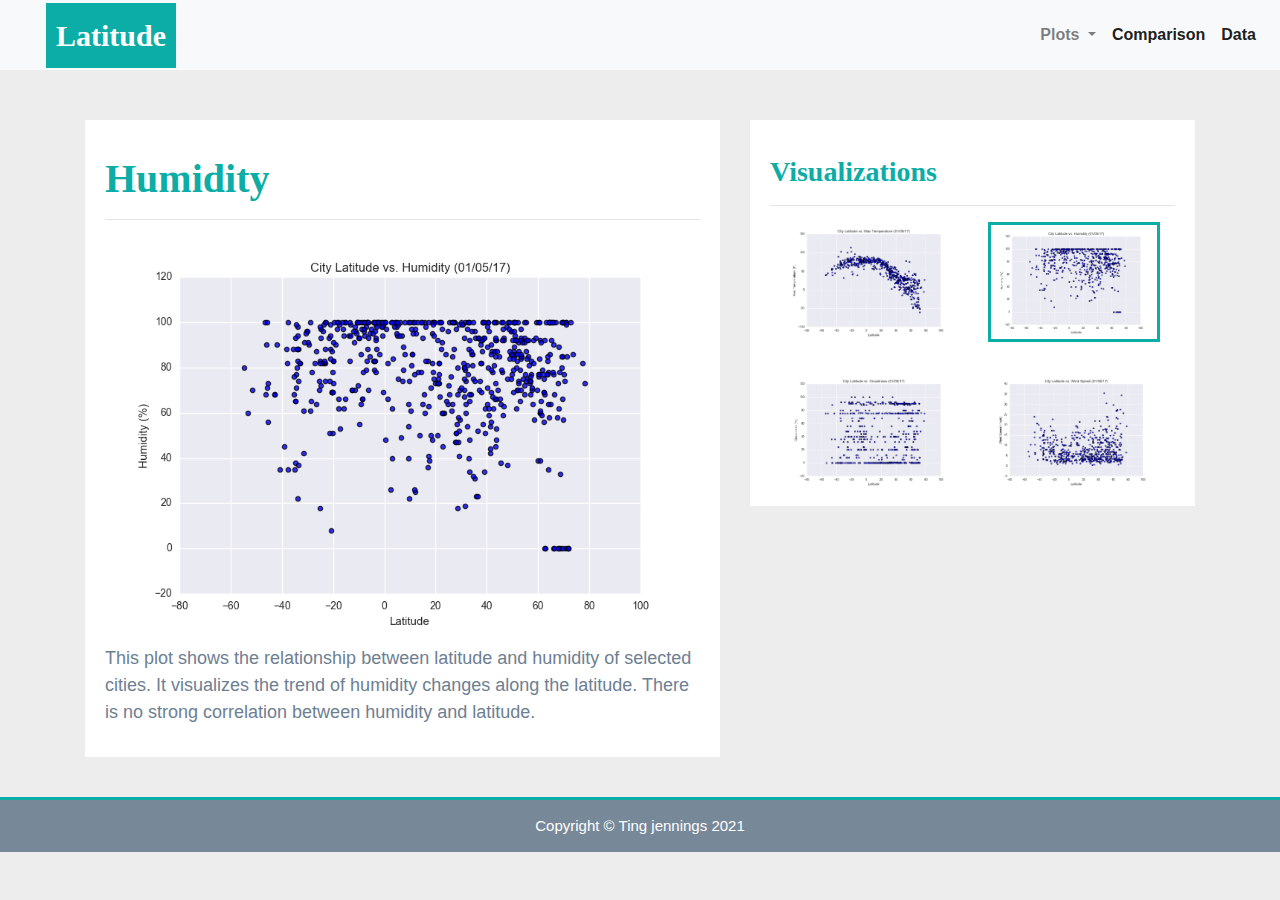
<file: visualizations/Humidity.html>
<!DOCTYPE html>
<html lang="en-us">

<head>
  <meta charset="UTF-8">
  <meta http-equiv="X-UA-Compatible" content="IE=edge">
  <title>Humidity Visualization Dashboard</title>
  <!-- To ensure proper rendering and touch zooming -->
  <meta name="viewport" content="width=device-width, initial-scale=1">
  <!-- Bring in Bootstrap CSS -->
  <link rel="stylesheet" href="https://stackpath.bootstrapcdn.com/bootstrap/4.5.2/css/bootstrap.min.css" integrity="sha384-JcKb8q3iqJ61gNV9KGb8thSsNjpSL0n8PARn9HuZOnIxN0hoP+VmmDGMN5t9UJ0Z" crossorigin="anonymous">
  <!-- Bring in my stylesheet -->
  <link rel="stylesheet" type="text/css" medida="screen" href="/assets/css/style.css">
</head>

<body>
  <div class="navigation">
	<nav class="navbar navbar-expand-lg navbar-light bg-light">
      
        <a class="navbar-brand" href="/index.html" style="background-color: #0BADA6;">Latitude</a>
				<button class="navbar-toggler" type="button" data-toggle="collapse" data-target="#navbarNavDropdown" aria-expanded="false" aria-controls="navbarDropDown" aria-label="Toggle navigation">
					<span class="navbar-toggler-icon"></span>
				</button> 
				
				<div class="collapse navbar-collapse" id="navbarNavDropdown">
					<ul class="navbar-nav ml-auto">
						<li class="nav-item dropdown">
							 <a class="nav-link dropdown-toggle" href="#" id="navbarDropdownMenuLink" data-toggle="dropdown" aria-haspopup="true" aria-expanded="false">
								Plots
							</a>
							<div class="dropdown-menu" aria-labelledby="navbarDropdownMenuLink">
								<a class="dropdown-item" href="Max Temperature.html">Max Temperature</a>
								<a class="dropdown-item" href="Humidity.html">Humidity</a>
								<a class="dropdown-item" href="Cloudiness.html">Cloudiness</a>
								<a class="dropdown-item" href="Wind Speed.html">Wind Speed</a>
						   </div> 
						</li>

					    <li class="nav-item active">
							<a class="nav-link" href="/comparison.html">Comparison</a>
					    </li>
					    <li class="nav-item active">
							<a class="nav-link" href="/data.html">Data</a>
				   	    </li>
					</ul>
       			 </div>
      
	</nav>
  </div>	
			
		<div class="container">	
			<div class="row">
				<div class="col-lg-7 col-md-12">
					<div class="box">
						<h1 class="title">Humidity</h1>
						<hr class="light">
						<img alt="Humidity Graph" src="../assets/images/Fig2.png">
						<p>This plot shows the relationship between latitude and humidity of selected cities. It visualizes the trend of humidity changes along the latitude. There is no strong correlation between humidity and latitude.</p>
    				</div>
					
				</div>
				<div class="col-lg-5 col-md-12">
					<div class="box">
						<h3 class="title">Visualizations</h3>
						<hr class="light">
						<div class="container">
							<div class="row" style="padding-bottom: 30px;">
								<div class="col-6">
									<a href="Max temperature.html"><img alt="Max Temperature Graph" src="../assets/images/Fig1.png" class="image-fluid"></a>
								</div>
								<div class="col-6">
									<a href="Humidity.html"><img alt="Humidity Graph" src="../assets/images/Fig2.png" class="image-active"></a>
								</div>
							</div>
							<div class="row">
								<div class="col-6">
									<a href="Cloudiness.html"><img alt="Cloudiness Graph" src="../assets/images/Fig3.png" class="image-fluid"></a>
								</div>
								<div class="col-6">
									<a href="Wind speed.html"><img alt="Wind Speed Graph" src="../assets/images/Fig4.png" class="image-fluid"></a>
								</div>
							</div>
						</div>

					</div>
					
				</div>
			</div>
		</div>
	</div>
</div>

<footer>
  <div class="footer">Copyright &copy; Ting jennings 2021</div>
</footer>

<script src="https://code.jquery.com/jquery-3.3.1.slim.min.js" integrity="sha384-q8i/X+965DzO0rT7abK41JStQIAqVgRVzpbzo5smXKp4YfRvH+8abtTE1Pi6jizo" crossorigin="anonymous"></script>
<script src="https://cdnjs.cloudflare.com/ajax/libs/popper.js/1.14.7/umd/popper.min.js" integrity="sha384-UO2eT0CpHqdSJQ6hJty5KVphtPhzWj9WO1clHTMGa3JDZwrnQq4sF86dIHNDz0W1" crossorigin="anonymous"></script>
<script src="https://stackpath.bootstrapcdn.com/bootstrap/4.3.1/js/bootstrap.min.js" integrity="sha384-JjSmVgyd0p3pXB1rRibZUAYoIIy6OrQ6VrjIEaFf/nJGzIxFDsf4x0xIM+B07jRM" crossorigin="anonymous"></script>
  
</body>

</html>
</file>
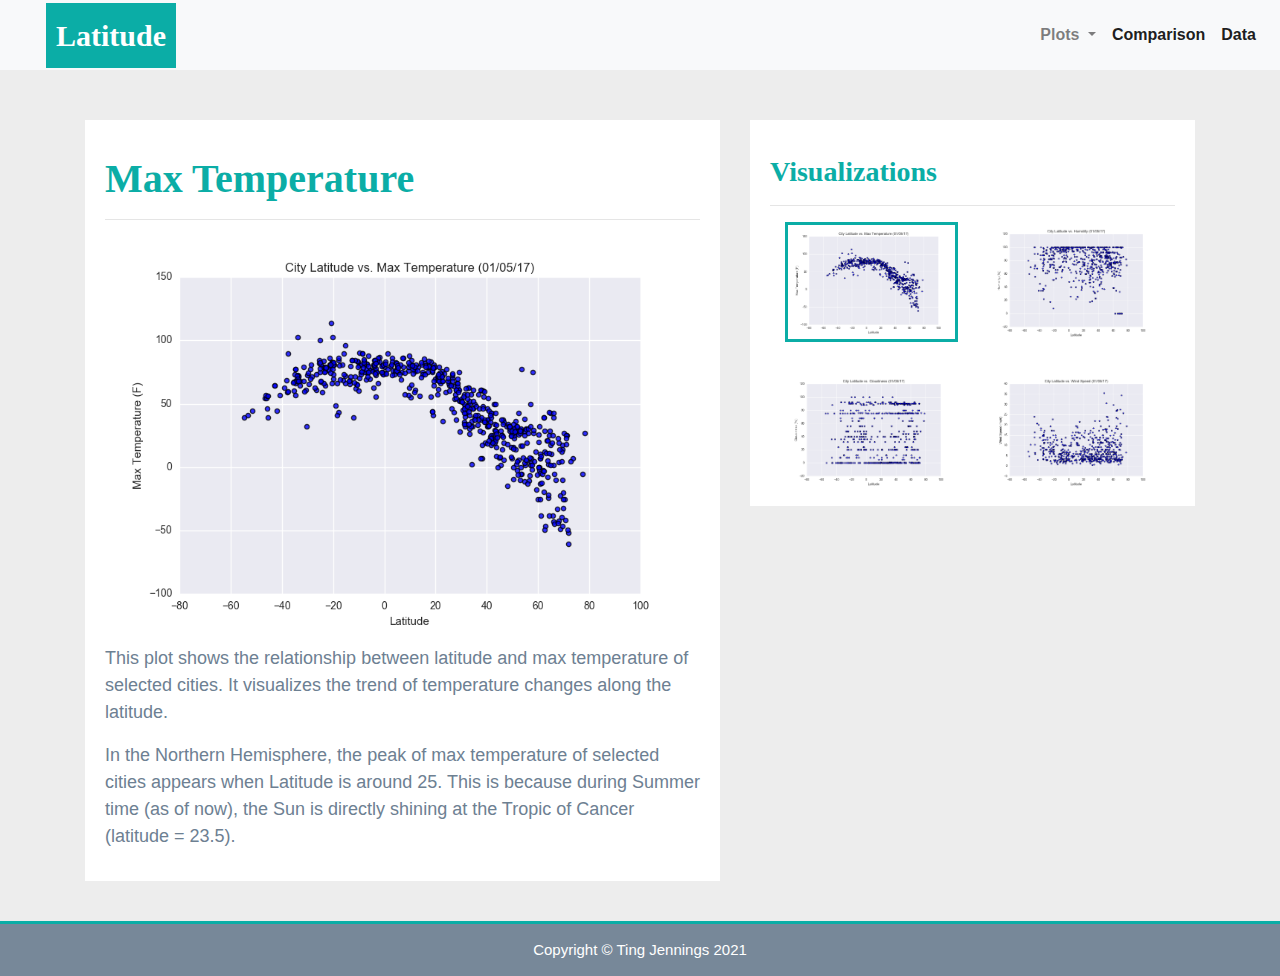
<file: visualizations/Max Temperature.html>
<!DOCTYPE html>
<html lang="en-us">

<head>
  <meta charset="UTF-8">
  <meta http-equiv="X-UA-Compatible" content="IE=edge">
  <title>Max Temperature Visualization Dashboard</title>
  <!-- To ensure proper rendering and touch zooming -->
  <meta name="viewport" content="width=device-width, initial-scale=1">
  <!-- Bring in Bootstrap CSS -->
  <link rel="stylesheet" href="https://stackpath.bootstrapcdn.com/bootstrap/4.5.2/css/bootstrap.min.css" integrity="sha384-JcKb8q3iqJ61gNV9KGb8thSsNjpSL0n8PARn9HuZOnIxN0hoP+VmmDGMN5t9UJ0Z" crossorigin="anonymous">
  <!-- Bring in my stylesheet -->
  <link rel="stylesheet" type="text/css" medida="screen" href="/assets/css/style.css">
</head>

<body>
  <div class="navigation">
	<nav class="navbar navbar-expand-lg navbar-light bg-light">

        <a class="navbar-brand" href="/index.html" style="background-color: #0BADA6;">Latitude</a>
				<button class="navbar-toggler" type="button" data-toggle="collapse" data-target="#navbarNavDropdown" aria-expanded="false" aria-controls="navbarDropDown" aria-label="Toggle navigation">
					<span class="navbar-toggler-icon"></span>
				</button> 
				
				<div class="collapse navbar-collapse" id="navbarNavDropdown">
					<ul class="navbar-nav ml-auto">
						<li class="nav-item dropdown">
							 <a class="nav-link dropdown-toggle" href="#" id="navbarDropdownMenuLink" data-toggle="dropdown" aria-haspopup="true" aria-expanded="false">
								Plots
							</a>
							<div class="dropdown-menu" aria-labelledby="navbarDropdownMenuLink">
								<a class="dropdown-item" href="Max Temperature.html">Max Temperature</a>
								<a class="dropdown-item" href="Humidity.html">Humidity</a>
								<a class="dropdown-item" href="Cloudiness.html">Cloudiness</a>
								<a class="dropdown-item" href="Wind speed.html">Wind Speed</a>
						   </div> 
						</li>

					    <li class="nav-item active">
							<a class="nav-link" href="/comparison.html">Comparison</a>
					    </li>
					    <li class="nav-item active">
							<a class="nav-link" href="/data.html">Data</a>
				   	    </li>
					</ul>
        		</div>
      
	</nav>
  </div>	
			
		<div class="container">	
			<div class="row">
				<div class="col-lg-7 col-md-12">
					<div class="box">
						<h1 class="title">Max Temperature</h1>
						<hr class="light">
						<img alt="Max Temperature Plot" src="../assets/images/Fig1.png">
						<p>This plot shows the relationship between latitude and max temperature of selected cities. It visualizes the trend of temperature changes along the latitude.</p>
    				    <p>In the Northern Hemisphere, the peak of max temperature of selected cities appears when Latitude is around 25. This is because during Summer time (as of now), the Sun is directly shining at the Tropic of Cancer (latitude = 23.5).</p>
					</div>
					
				</div>
				<div class="col-lg-5 col-md-12">
					<div class="box">
						<h3 class="title">Visualizations</h3>
						<hr class="light">
						<div class="container">
							<div class="row" style="padding-bottom: 30px;">
								<div class="col-6">
									<a href="max_temperature.html"><img alt="Max Temperature Graph" src="../assets/images/Fig1.png" class="image-active"></a>
								</div>
								<div class="col-6">
									<a href="humidity.html"><img alt="Humidity Graph" src="../assets/images/Fig2.png" class="image-fluid"></a>
								</div>
							</div>
							<div class="row">
								<div class="col-6">
									<a href="cloudiness.html"><img alt="Cloudiness Graph" src="../assets/images/Fig3.png" class="image-fluid"></a>
								</div>
								<div class="col-6">
									<a href="wind_speed.html"><img alt="Wind Speed Graph" src="../assets/images/Fig4.png" class="image-fluid"></a>
								</div>
							</div>
						</div>

					</div>
					
				</div>
			</div>
		</div>
	</div>
</div>

<footer>
  <div class="footer">Copyright &copy; Ting Jennings 2021</div>
</footer>

<script src="https://code.jquery.com/jquery-3.3.1.slim.min.js" integrity="sha384-q8i/X+965DzO0rT7abK41JStQIAqVgRVzpbzo5smXKp4YfRvH+8abtTE1Pi6jizo" crossorigin="anonymous"></script>
<script src="https://cdnjs.cloudflare.com/ajax/libs/popper.js/1.14.7/umd/popper.min.js" integrity="sha384-UO2eT0CpHqdSJQ6hJty5KVphtPhzWj9WO1clHTMGa3JDZwrnQq4sF86dIHNDz0W1" crossorigin="anonymous"></script>
<script src="https://stackpath.bootstrapcdn.com/bootstrap/4.3.1/js/bootstrap.min.js" integrity="sha384-JjSmVgyd0p3pXB1rRibZUAYoIIy6OrQ6VrjIEaFf/nJGzIxFDsf4x0xIM+B07jRM" crossorigin="anonymous"></script>
  
</body>

</html>
</file>
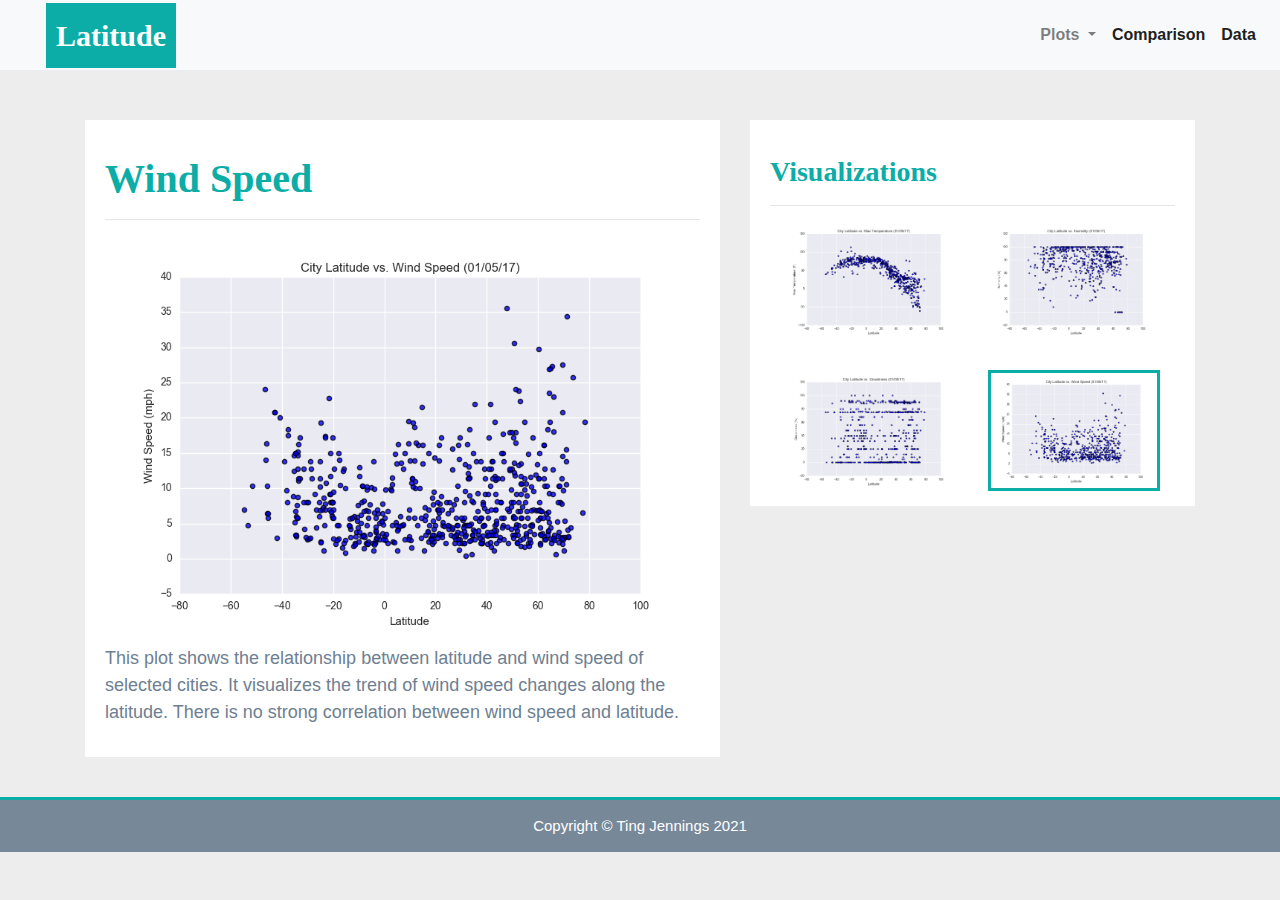
<file: visualizations/Wind Speed.html>
<!DOCTYPE html>
<html lang="en-us">

<head>
  <meta charset="UTF-8">
  <meta http-equiv="X-UA-Compatible" content="IE=edge">
  <title>Wind Speed Visualization Dashboard</title>
  <!-- To ensure proper rendering and touch zooming -->
  <meta name="viewport" content="width=device-width, initial-scale=1">
  <!-- Bring in Bootstrap CSS -->
  <link rel="stylesheet" href="https://stackpath.bootstrapcdn.com/bootstrap/4.5.2/css/bootstrap.min.css" integrity="sha384-JcKb8q3iqJ61gNV9KGb8thSsNjpSL0n8PARn9HuZOnIxN0hoP+VmmDGMN5t9UJ0Z" crossorigin="anonymous">
  <!-- Bring in my stylesheet -->
  <link rel="stylesheet" type="text/css" medida="screen" href="/assets/css/style.css">
</head>

<body>
  <div class="navigation">
	<nav class="navbar navbar-expand-lg navbar-light bg-light">
      
        <a class="navbar-brand" href="/index.html" style="background-color: #0BADA6;">Latitude</a>
				<button class="navbar-toggler" type="button" data-toggle="collapse" data-target="#navbarNavDropdown" aria-expanded="false" aria-controls="navbarDropDown" aria-label="Toggle navigation">
					<span class="navbar-toggler-icon"></span>
				</button> 
				
				<div class="collapse navbar-collapse" id="navbarNavDropdown">
					<ul class="navbar-nav ml-auto">
						<li class="nav-item dropdown">
							 <a class="nav-link dropdown-toggle" href="#" id="navbarDropdownMenuLink" data-toggle="dropdown" aria-haspopup="true" aria-expanded="false">
								Plots
							</a>
							<div class="dropdown-menu" aria-labelledby="navbarDropdownMenuLink">
								<a class="dropdown-item" href="Max Temperature.html">Max Temperature</a>
								<a class="dropdown-item" href="Humidity.html">Humidity</a>
								<a class="dropdown-item" href="Cloudiness.html">Cloudiness</a>
								<a class="dropdown-item" href="Wind Speed.html">Wind Speed</a>
						   </div> 
						</li>

					    <li class="nav-item active">
							<a class="nav-link" href="/comparison.html">Comparison</a>
					    </li>
					    <li class="nav-item active">
							<a class="nav-link" href="/data.html">Data</a>
				   	    </li>
					</ul>
        		</div>
      
	</nav>
  </div>	
			
		<div class="container">	
			<div class="row">
				<div class="col-lg-7 col-md-12">
					<div class="box">
						<h1 class="title">Wind Speed</h1>
						<hr class="light">
						<img alt="Wind Speed Graph" src="../assets/images/Fig4.png">
						<p>This plot shows the relationship between latitude and wind speed of selected cities. It visualizes the trend of wind speed changes along the latitude. There is no strong correlation between wind speed and latitude.</p>
    				</div>
					
				</div>
				<div class="col-lg-5 col-md-12">
					<div class="box">
						<h3 class="title">Visualizations</h3>
						<hr class="light">
						<div class="container">
							<div class="row" style="padding-bottom: 30px;">
								<div class="col-6">
									<a href="Max Temperature.html"><img alt="Max Temperature Graph" src="../assets/images/Fig1.png" class="image-fluid"></a>
								</div>
								<div class="col-6">
									<a href="Humidity.html"><img alt="Humidity Graph" src="../assets/images/Fig2.png" class="image-fluid"></a>
								</div>
							</div>
							<div class="row">
								<div class="col-6">
									<a href="Cloudiness.html"><img alt="Cloudiness Graph" src="../assets/images/Fig3.png" class="image-fluid"></a>
								</div>
								<div class="col-6">
									<a href="Wind Speed.html"><img alt="Wind Speed Graph" src="../assets/images/Fig4.png" class="image-active"></a>
								</div>
							</div>
						</div>

					</div>
					
				</div>
			</div>
		</div>
	</div>
</div>

<footer>
  <div class="footer">Copyright &copy; Ting Jennings 2021</div>
</footer>

<script src="https://code.jquery.com/jquery-3.3.1.slim.min.js" integrity="sha384-q8i/X+965DzO0rT7abK41JStQIAqVgRVzpbzo5smXKp4YfRvH+8abtTE1Pi6jizo" crossorigin="anonymous"></script>
<script src="https://cdnjs.cloudflare.com/ajax/libs/popper.js/1.14.7/umd/popper.min.js" integrity="sha384-UO2eT0CpHqdSJQ6hJty5KVphtPhzWj9WO1clHTMGa3JDZwrnQq4sF86dIHNDz0W1" crossorigin="anonymous"></script>
<script src="https://stackpath.bootstrapcdn.com/bootstrap/4.3.1/js/bootstrap.min.js" integrity="sha384-JjSmVgyd0p3pXB1rRibZUAYoIIy6OrQ6VrjIEaFf/nJGzIxFDsf4x0xIM+B07jRM" crossorigin="anonymous"></script>

</body>

</html>
</file>
<file: assets/css/style.css>
/* Body */
body {
    height: 100%;
    width: 100%;
    background-color: #EDEDED;
    font-family: Georgia, 'Times New Roman', Times, serif;
}
/* Navbar */
.navigation {
    color: white;
    font-family: sans-serif;
    background-color: #0BADA6;
    font-weight: bold;
    padding: inherit;
}
.navigation .navbar-brand {
    color: white;
    font-family: Verdana;
    font-size: 30px;
    background-color: #0BADA6;
    font-weight: bold;
    margin-left: 30px;
    padding: 10px;
    box-sizing: border-box;
}
.navbar {
    max-height: 70px;
    background-color: white;
    font-size: 16px;
}
.dropdown-item{
    color: #6D8092; 
}
/* Show different color when hovering over items on the navbar */
.dropdown .dropdown-menu .dropdown-item:active, .dropdown .dropdown-menu .dropdown-item:hover{
    background-color:#E7E7E7; 
}
.navigation .nav-link:hover{
    background-color:#E7E7E7;
   }
.navigation .navbar-brand:hover{
    color: rgb(200, 248, 246);
}
.container {
    width: 100%;
    padding-right: 15px;
    padding-left: 15px;
    margin-right: auto;
    margin-left: auto;
}
/* Images */
img {
    width: 100%;
    height: 100%;
}
.image-fluid:hover{
    border-color: #0BADA6;
    border-style: solid;
}
.image-active {
    border-color:#0BADA6;
    border-style: solid; 
}
/* Surrond imgage with text */
.visualization{
    width: 50%;
    height: 50%;
}
/* Title */
.title {
    color: #0BADA6;  
    font-family: Georgia, 'Times New Roman', Times, serif;
    font-weight: bolder; 
    padding-top: 25px; 
}
/* Paragraph */
p {
    color: #6D8092;
    font-family: Arial, Helvetica, sans-serif;
    font-size: 18px; 
}
/* Box */
.box {
    margin-top: 50px;
    margin-bottom: 40px;
    padding: 10px 20px 15px;
    color: black;
    background-color: white;
}

/* Table */
.table-responsive {
    font-family: Arial, Helvetica, sans-serif;
}
/* Footer */
footer {
    background-color: lightslategrey; 
    border-top-style: solid; 
    border-top-width: 3px; 
    border-top-color: #0BADA6;
    color: white; 
    min-height: 55px; 
    font-family: Arial, Helvetica, sans-serif;
    font-size: 15px; 
    text-align: center; 
    width: 100%;
    padding-top: 15px; 
}

@media(max-width: 992px){
.navbar-brand {
    color: white;
    font-size: 30px;
    background-color: #0BADA6;
    padding: 10px;
}
.navbar{
    max-height: none; 
    padding: inherit;
}
.container{
    background-color: white;
}
}
</file>
<file: visualizations/style.css>
/* Body */
body {
    height: 100%;
    width: 100%;
    background-color: #EDEDED;
    font-family: Georgia, 'Times New Roman', Times, serif;
}
/* Navbar */
.navigation {
    color: white;
    font-family: sans-serif;
    background-color: #0BADA6;
    font-weight: bold;
    padding: inherit;
}
.navigation .navbar-brand {
    color: white;
    font-family: Verdana;
    font-size: 30px;
    background-color: #0BADA6;
    font-weight: bold;
    margin-left: 30px;
    padding: 10px;
    box-sizing: border-box;
}
.navbar {
    max-height: 70px;
    background-color: white;
    font-size: 16px;
}
.dropdown-item{
    color: #6D8092; 
}
/* Show different color when hovering over items on the navbar */
.dropdown .dropdown-menu .dropdown-item:active, .dropdown .dropdown-menu .dropdown-item:hover{
    background-color:#E7E7E7; 
}
.navigation .nav-link:hover{
    background-color:#E7E7E7;
   }
.navigation .navbar-brand:hover{
    color: rgb(200, 248, 246);
}
.container {
    width: 100%;
    padding-right: 15px;
    padding-left: 15px;
    margin-right: auto;
    margin-left: auto;
}
/* Images */
img {
    width: 100%;
    height: 100%;
}
.image-fluid:hover{
    border-color: #0BADA6;
    border-style: solid;
}
.image-active {
    border-color:#0BADA6;
    border-style: solid; 
}
/* Surrond imgage with text */
.visualization{
    width: 50%;
    height: 50%;
}
/* Title */
.title {
    color: #0BADA6;  
    font-family: Georgia, 'Times New Roman', Times, serif;
    font-weight: bolder; 
    padding-top: 25px; 
}
/* Paragraph */
p {
    color: #6D8092;
    font-family: Arial, Helvetica, sans-serif;
    font-size: 18px; 
}
/* Box */
.box {
    margin-top: 50px;
    margin-bottom: 40px;
    padding: 10px 20px 15px;
    color: black;
    background-color: white;
}

/* Table */
.table-responsive {
    font-family: Arial, Helvetica, sans-serif;
}
/* Footer */
footer {
    background-color: lightslategrey; 
    border-top-style: solid; 
    border-top-width: 3px; 
    border-top-color: #0BADA6;
    color: white; 
    min-height: 55px; 
    font-family: Arial, Helvetica, sans-serif;
    font-size: 15px; 
    text-align: center; 
    width: 100%;
    padding-top: 15px; 
}

@media(max-width: 992px){
.navbar-brand {
    color: white;
    font-size: 30px;
    background-color: #0BADA6;
    padding: 10px;
}
.navbar{
    max-height: none; 
    padding: inherit;
}
.container{
    background-color: white;
}
}
</file>
